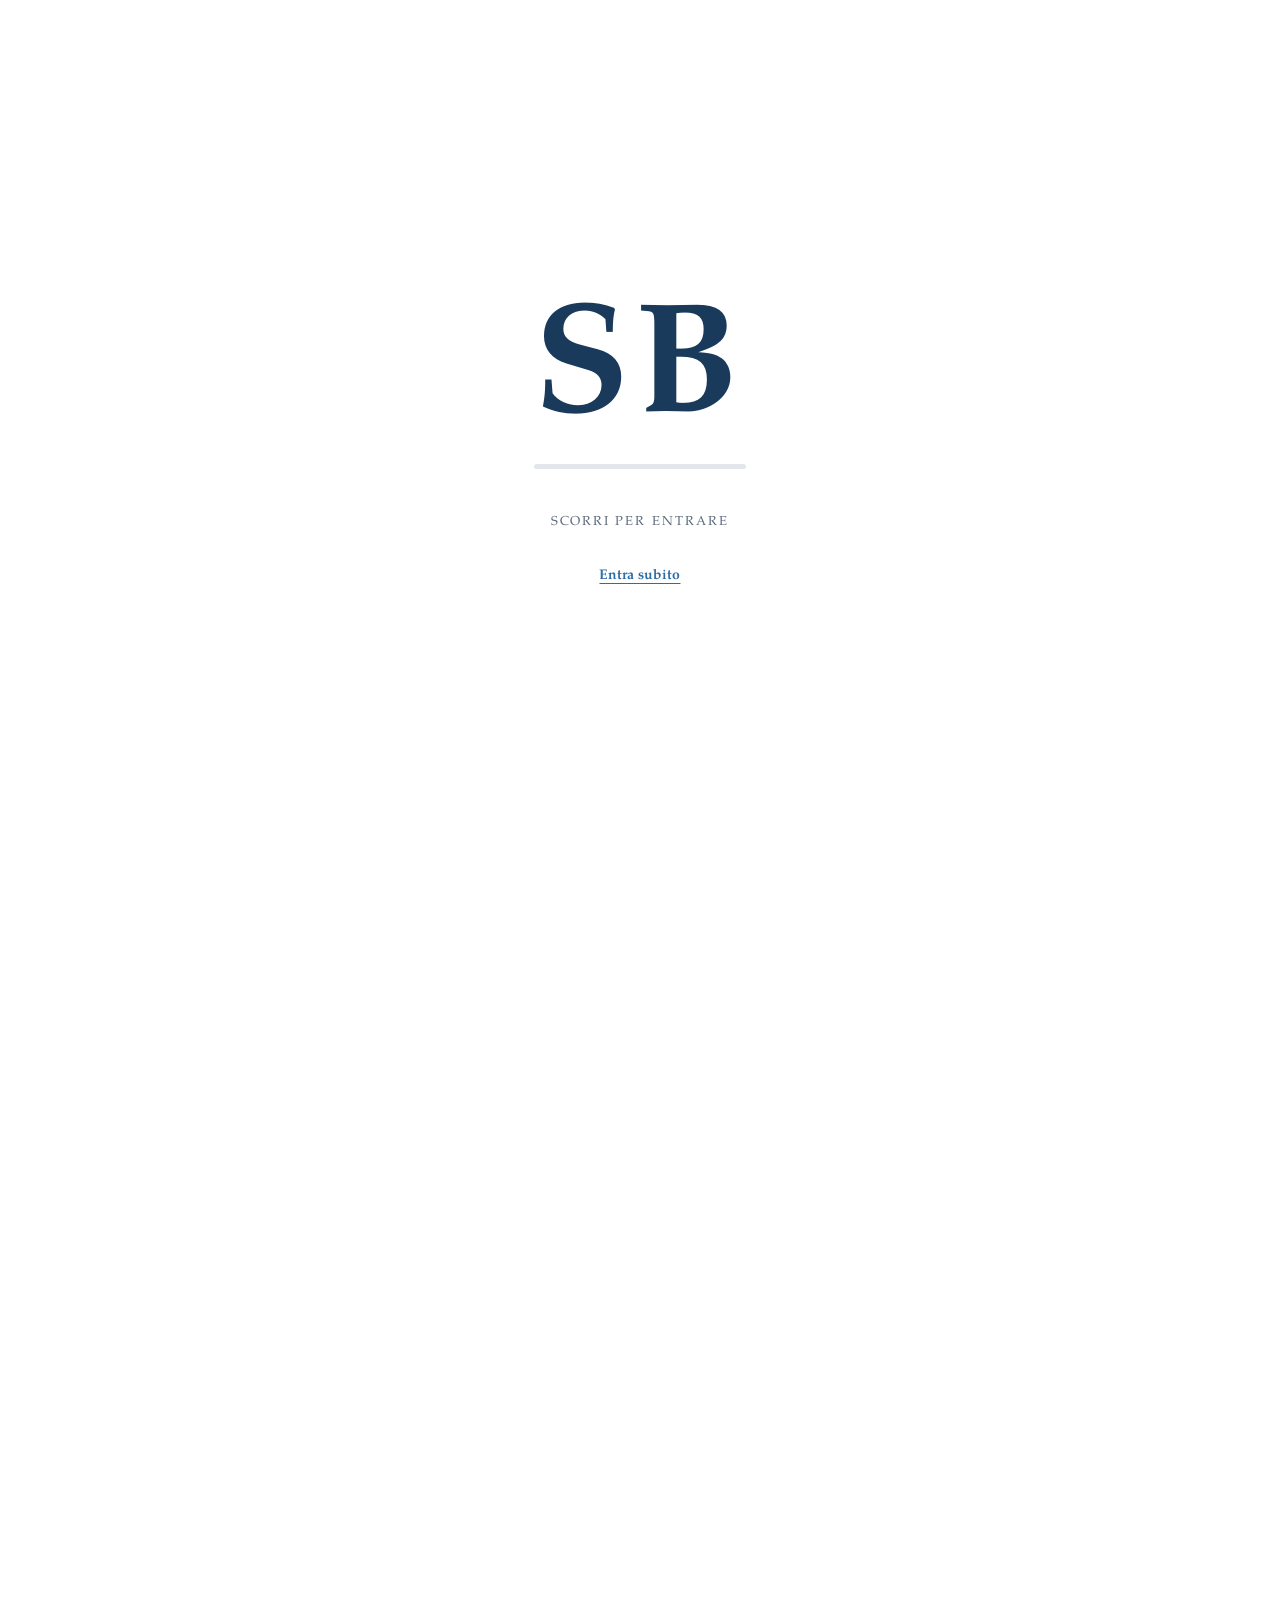
<file: index.html>
<!DOCTYPE html>
<html lang="it">
<head>
<meta charset="utf-8">
<meta name="viewport" content="width=device-width, initial-scale=1">
<title>Studio Borgioli — amministratore di condominio a Signa, Lastra a Signa e Firenze</title>
<meta name="description" content="Studio Borgioli amministra condomìni tra Signa, Lastra a Signa e Firenze: palazzine, complessi residenziali con più scale e ville storiche. Tre sedi aperte al pubblico senza appuntamento.">
<link rel="canonical" href="https://www.studioborgioli.com/">
<meta name="theme-color" content="#1A3A5C">
<meta property="og:type" content="website">
<meta property="og:title" content="Studio Borgioli — amministratore di condominio a Signa, Lastra a Signa e Firenze">
<meta property="og:description" content="Studio Borgioli amministra condomìni tra Signa, Lastra a Signa e Firenze: palazzine, complessi residenziali con più scale e ville storiche. Tre sedi aperte al pubblico senza appuntamento.">
<meta property="og:url" content="https://www.studioborgioli.com/">
<meta property="og:locale" content="it_IT">
<meta property="og:site_name" content="Studio Borgioli">
<meta property="og:image" content="https://www.studioborgioli.com/anteprima-social.png">
<meta property="og:image:width" content="1200">
<meta property="og:image:height" content="630">
<meta property="og:image:alt" content="Studio Borgioli — amministrazione condominiale dal 1998">
<meta name="twitter:card" content="summary_large_image">
<link rel="manifest" href="manifest.json">
<link rel="icon" href="icona-192.png" sizes="192x192">
<link rel="apple-touch-icon" href="icona-192.png">
<meta name="application-name" content="Studio Borgioli">
<meta name="apple-mobile-web-app-title" content="Studio Borgioli">
<link rel="preload" href="font/pagella-regular.woff2" as="font" type="font/woff2" crossorigin>
<link rel="preload" href="font/pagella-bold.woff2" as="font" type="font/woff2" crossorigin>
<link rel="stylesheet" href="stile.css?v=2d224412">
<script type="speculationrules">
{"prerender": [{"where": {"href_matches": "/*.html"}, "eagerness": "moderate"}]}
</script>
</head>
<body>
<a class="salta" href="#principale">Vai al contenuto</a>
<div class="intro" id="intro" hidden>
  <div class="intro__dentro">
    <div class="intro__gruppo">
      <span class="intro__sb">SB</span>
      <div class="intro__pista" role="progressbar" aria-label="Avanzamento ingresso"
           aria-valuemin="0" aria-valuemax="100" aria-valuenow="0" id="introPista">
        <span class="intro__riempi" id="introRiempi"></span>
      </div>
    </div>
    <p class="intro__nota" id="introNota">Scorri per entrare</p>
    <button type="button" class="intro__salta" id="introSalta">Entra subito</button>
  </div>
</div>

<header class="navbar">
  <div class="container navbar__row">
    <a class="logo" href="index.html" aria-label="Studio Borgioli, amministrazioni condominiali — torna alla home">
      <svg class="logo__marchio" viewBox="0 0 375 100" aria-hidden="true" focusable="false" preserveAspectRatio="xMinYMid meet">
        <text class="logo__s" x="24" y="63.6">S</text>
        <text class="logo__b" x="57" y="63.6">B</text>
        <rect class="logo__filo" x="24" y="70.6" width="67" height="3.1"/>
        <text class="logo__nome" x="122" y="51.4">Studio Borgioli</text>
        <text class="logo__coda" x="122.5" y="69.4">AMMINISTRAZIONI CONDOMINIALI</text>
      </svg>
      <svg class="logo__mono" viewBox="18 20 79 60" aria-hidden="true" focusable="false"><text class="logo__s" x="24" y="63.6">S</text><text class="logo__b" x="57" y="63.6">B</text><rect class="logo__filo" x="24" y="70.6" width="67" height="3.1"/></svg>
      <span class="logo__testo">Studio Borgioli</span>
    </a>
    <nav class="nav" aria-label="Navigazione principale">
      <a class="nav__link" href="index.html" aria-current="page">Home</a><a class="nav__link" href="condomini.html">Area condòmini</a><a class="nav__link" href="servizi.html">Servizi</a><a class="nav__link" href="chi-siamo.html">Chi siamo</a><a class="nav__link" href="domande.html">Domande frequenti</a><a class="nav__link" href="contatti.html">Contatti</a>
      <a class="nav__tel" href="tel:+390558722065"><svg class="icona icona--sm" viewBox="0 0 24 24" aria-hidden="true" focusable="false"><path stroke-linecap="round" stroke-linejoin="round" d="M2.25 6.75c0 8.284 6.716 15 15 15h2.25a2.25 2.25 0 0 0 2.25-2.25v-1.372c0-.516-.351-.966-.852-1.091l-4.423-1.106c-.44-.11-.902.055-1.173.417l-.97 1.293c-.282.376-.769.542-1.21.38a12.035 12.035 0 0 1-7.143-7.143c-.162-.441.004-.928.38-1.21l1.293-.97c.363-.271.527-.734.417-1.173L6.963 3.102a1.125 1.125 0 0 0-1.091-.852H4.5A2.25 2.25 0 0 0 2.25 4.5v2.25Z"/></svg><span>055 872 2065</span></a>
      <a class="nav__cta" href="amministratore.html"><span class="nav__cta__lungo">Richiedi un preventivo</span><span class="nav__cta__corto">Preventivo</span></a>
    </nav>
  </div>
</header>
<main id="principale">
  <section class="hero">
    <div class="villa" aria-hidden="true" data-villa>
      <svg viewBox="0 0 720 440" preserveAspectRatio="xMidYMax meet">
        <g class="villa__tratto">
          <path style="--i:0" d="M287.5 181 L365.5 226 L400.1 206 L400.1 146 L322.2 101 L287.5 121 Z" pathLength="1"/>
          <path style="--i:1" d="M287.5 121 L365.5 166 L400.1 146" pathLength="1"/>
          <path style="--i:2" d="M365.5 166 L365.5 226" pathLength="1"/>
          <path style="--i:3" d="M304.8 95 L382.8 140" pathLength="1"/>
          <path style="--i:4" d="M287.5 121 L304.8 95 L322.2 101" pathLength="1"/>
          <path style="--i:5" d="M365.5 166 L382.8 140 L400.1 146" pathLength="1"/>
          <path style="--i:6" d="M404.4 248.5 L486.7 296 L521.3 276 L521.3 166 L439.1 118.5 L404.4 138.5 Z" pathLength="1"/>
          <path style="--i:7" d="M404.4 138.5 L486.7 186 L521.3 166" pathLength="1"/>
          <path style="--i:8" d="M486.7 186 L486.7 296" pathLength="1"/>
          <path style="--i:9" d="M421.8 110.5 L504 158" pathLength="1"/>
          <path style="--i:10" d="M404.4 138.5 L421.8 110.5 L439.1 118.5" pathLength="1"/>
          <path style="--i:11" d="M486.7 186 L504 158 L521.3 166" pathLength="1"/>
          <path style="--i:12" d="M434.7 232 L455.5 244" pathLength="1"/>
          <path style="--i:13" d="M525.7 318.5 L625.3 376 L659.9 356 L659.9 171 L560.3 113.5 L525.7 133.5 Z" pathLength="1"/>
          <path style="--i:14" d="M525.7 133.5 L625.3 191 L659.9 171" pathLength="1"/>
          <path style="--i:15" d="M625.3 191 L625.3 376" pathLength="1"/>
          <path style="--i:16" d="M561.2 119 L650.4 170.5 L624.4 185.5 L535.2 134 Z" pathLength="1"/>
          <path style="--i:17" d="M543.9 128 L568.1 142 L585.4 132 L585.4 116 L561.2 102 L543.9 112 Z" pathLength="1"/>
          <path style="--i:18" d="M543.9 112 L568.1 126 L585.4 116" pathLength="1"/>
          <path style="--i:19" d="M568.1 126 L568.1 142" pathLength="1"/>
          <path style="--i:20" d="M564.6 108 L564.6 95" pathLength="1"/>
          <path style="--i:21" d="M566.6 94 C566.6 95.1 565.7 96 564.6 96 C563.5 96 562.6 95.1 562.6 94 C562.6 92.9 563.5 92 564.6 92 C565.7 92 566.6 92.9 566.6 94 Z" pathLength="1"/>
          <path style="--i:22" d="M297.9 159 L315.2 169 L315.2 151 L297.9 141 Z" pathLength="1"/>
          <path style="--i:23" d="M337.7 182 L355.1 192 L355.1 174 L337.7 164 Z" pathLength="1"/>
          <path style="--i:24" d="M318.7 199 L334.3 208 L334.3 180 L318.7 171 Z" pathLength="1"/>
          <path style="--i:25" d="M411.4 240.5 L428.7 250.5 L428.7 232.5 L411.4 222.5 Z" pathLength="1"/>
          <path style="--i:26" d="M461.6 269.5 L478.9 279.5 L478.9 261.5 L461.6 251.5 Z" pathLength="1"/>
          <path style="--i:27" d="M411.4 204.5 L428.7 214.5 L428.7 196.5 L411.4 186.5 Z" pathLength="1"/>
          <path style="--i:28" d="M461.6 233.5 L478.9 243.5 L478.9 225.5 L461.6 215.5 Z" pathLength="1"/>
          <path style="--i:29" d="M411.4 168.5 L428.7 178.5 L428.7 160.5 L411.4 150.5 Z" pathLength="1"/>
          <path style="--i:30" d="M461.6 197.5 L478.9 207.5 L478.9 189.5 L461.6 179.5 Z" pathLength="1"/>
          <path style="--i:31" d="M436.5 219 L453.8 229 L453.8 211 L436.5 201 Z" pathLength="1"/>
          <path style="--i:32" d="M436.5 183 L453.8 193 L453.8 175 L436.5 165 Z" pathLength="1"/>
          <path style="--i:33" d="M434.7 266 L455.5 278 L455.5 248 L434.7 236 Z" pathLength="1"/>
          <path style="--i:34" d="M514.4 268 L497.1 278 L497.1 260 L514.4 250 Z" pathLength="1"/>
          <path style="--i:35" d="M514.4 232 L497.1 242 L497.1 224 L514.4 214 Z" pathLength="1"/>
          <path style="--i:36" d="M514.4 196 L497.1 206 L497.1 188 L514.4 178 Z" pathLength="1"/>
          <path style="--i:37" d="M534.3 313.5 L553.4 324.5 L553.4 304.5 L534.3 293.5 Z" pathLength="1"/>
          <path style="--i:38" d="M595 348.5 L614 359.5 L614 339.5 L595 328.5 Z" pathLength="1"/>
          <path style="--i:39" d="M534.3 276.5 L553.4 287.5 L553.4 267.5 L534.3 256.5 Z" pathLength="1"/>
          <path style="--i:40" d="M564.6 294 L583.7 305 L583.7 285 L564.6 274 Z" pathLength="1"/>
          <path style="--i:41" d="M595 311.5 L614 322.5 L614 302.5 L595 291.5 Z" pathLength="1"/>
          <path style="--i:42" d="M534.3 239.5 L553.4 250.5 L553.4 230.5 L534.3 219.5 Z" pathLength="1"/>
          <path style="--i:43" d="M564.6 257 L583.7 268 L583.7 248 L564.6 237 Z" pathLength="1"/>
          <path style="--i:44" d="M595 274.5 L614 285.5 L614 265.5 L595 254.5 Z" pathLength="1"/>
          <path style="--i:45" d="M534.3 202.5 L553.4 213.5 L553.4 193.5 L534.3 182.5 Z" pathLength="1"/>
          <path style="--i:46" d="M564.6 220 L583.7 231 L583.7 211 L564.6 200 Z" pathLength="1"/>
          <path style="--i:47" d="M595 237.5 L614 248.5 L614 228.5 L595 217.5 Z" pathLength="1"/>
          <path style="--i:48" d="M534.3 165.5 L553.4 176.5 L553.4 156.5 L534.3 145.5 Z" pathLength="1"/>
          <path style="--i:49" d="M564.6 183 L583.7 194 L583.7 174 L564.6 163 Z" pathLength="1"/>
          <path style="--i:50" d="M595 200.5 L614 211.5 L614 191.5 L595 180.5 Z" pathLength="1"/>
          <path style="--i:51" d="M566.4 342 L585.4 353 L585.4 321 L566.4 310 Z" pathLength="1"/>
          <path style="--i:52" d="M653 350 L633.9 361 L633.9 341 L653 330 Z" pathLength="1"/>
          <path style="--i:53" d="M653 313 L633.9 324 L633.9 304 L653 293 Z" pathLength="1"/>
          <path style="--i:54" d="M653 276 L633.9 287 L633.9 267 L653 256 Z" pathLength="1"/>
          <path style="--i:55" d="M653 239 L633.9 250 L633.9 230 L653 219 Z" pathLength="1"/>
          <path style="--i:56" d="M653 202 L633.9 213 L633.9 193 L653 182 Z" pathLength="1"/>
          <path style="--i:57" d="M566.4 307 L585.4 318" pathLength="1"/>
          <path style="--i:58" d="M523.9 288.5 L616.6 342" pathLength="1"/>
          <path style="--i:59" d="M523.9 292.5 L616.6 346" pathLength="1"/>
          <path style="--i:60" d="M530.9 284.5 L523.9 288.5" pathLength="1"/>
          <path style="--i:61" d="M623.5 338 L616.6 342" pathLength="1"/>
          <path style="--i:62" d="M530.9 288.5 L523.9 292.5" pathLength="1"/>
          <path style="--i:63" d="M623.5 342 L616.6 346" pathLength="1"/>
          <path style="--i:64" d="M523.9 277.5 L616.6 331" pathLength="1"/>
          <path style="--i:65" d="M523.9 288.5 L523.9 277.5" pathLength="1"/>
          <path style="--i:66" d="M535.5 295.2 L535.5 284.2" pathLength="1"/>
          <path style="--i:67" d="M547.1 301.9 L547.1 290.9" pathLength="1"/>
          <path style="--i:68" d="M558.8 308.6 L558.8 297.6" pathLength="1"/>
          <path style="--i:69" d="M570.4 315.3 L570.4 304.3" pathLength="1"/>
          <path style="--i:70" d="M582 322 L582 311" pathLength="1"/>
          <path style="--i:71" d="M593.6 328.7 L593.6 317.7" pathLength="1"/>
          <path style="--i:72" d="M605.2 335.4 L605.2 324.4" pathLength="1"/>
          <path style="--i:73" d="M523.9 251.5 L616.6 305" pathLength="1"/>
          <path style="--i:74" d="M523.9 255.5 L616.6 309" pathLength="1"/>
          <path style="--i:75" d="M530.9 247.5 L523.9 251.5" pathLength="1"/>
          <path style="--i:76" d="M623.5 301 L616.6 305" pathLength="1"/>
          <path style="--i:77" d="M530.9 251.5 L523.9 255.5" pathLength="1"/>
          <path style="--i:78" d="M623.5 305 L616.6 309" pathLength="1"/>
          <path style="--i:79" d="M523.9 240.5 L616.6 294" pathLength="1"/>
          <path style="--i:80" d="M523.9 251.5 L523.9 240.5" pathLength="1"/>
          <path style="--i:81" d="M535.5 258.2 L535.5 247.2" pathLength="1"/>
          <path style="--i:82" d="M547.1 264.9 L547.1 253.9" pathLength="1"/>
          <path style="--i:83" d="M558.8 271.6 L558.8 260.6" pathLength="1"/>
          <path style="--i:84" d="M570.4 278.3 L570.4 267.3" pathLength="1"/>
          <path style="--i:85" d="M582 285 L582 274" pathLength="1"/>
          <path style="--i:86" d="M593.6 291.7 L593.6 280.7" pathLength="1"/>
          <path style="--i:87" d="M605.2 298.4 L605.2 287.4" pathLength="1"/>
          <path style="--i:88" d="M523.9 214.5 L616.6 268" pathLength="1"/>
          <path style="--i:89" d="M523.9 218.5 L616.6 272" pathLength="1"/>
          <path style="--i:90" d="M530.9 210.5 L523.9 214.5" pathLength="1"/>
          <path style="--i:91" d="M623.5 264 L616.6 268" pathLength="1"/>
          <path style="--i:92" d="M530.9 214.5 L523.9 218.5" pathLength="1"/>
          <path style="--i:93" d="M623.5 268 L616.6 272" pathLength="1"/>
          <path style="--i:94" d="M523.9 203.5 L616.6 257" pathLength="1"/>
          <path style="--i:95" d="M523.9 214.5 L523.9 203.5" pathLength="1"/>
          <path style="--i:96" d="M535.5 221.2 L535.5 210.2" pathLength="1"/>
          <path style="--i:97" d="M547.1 227.9 L547.1 216.9" pathLength="1"/>
          <path style="--i:98" d="M558.8 234.6 L558.8 223.6" pathLength="1"/>
          <path style="--i:99" d="M570.4 241.3 L570.4 230.3" pathLength="1"/>
          <path style="--i:100" d="M582 248 L582 237" pathLength="1"/>
          <path style="--i:101" d="M593.6 254.7 L593.6 243.7" pathLength="1"/>
          <path style="--i:102" d="M605.2 261.4 L605.2 250.4" pathLength="1"/>
          <path style="--i:103" d="M523.9 177.5 L616.6 231" pathLength="1"/>
          <path style="--i:104" d="M523.9 181.5 L616.6 235" pathLength="1"/>
          <path style="--i:105" d="M530.9 173.5 L523.9 177.5" pathLength="1"/>
          <path style="--i:106" d="M623.5 227 L616.6 231" pathLength="1"/>
          <path style="--i:107" d="M530.9 177.5 L523.9 181.5" pathLength="1"/>
          <path style="--i:108" d="M623.5 231 L616.6 235" pathLength="1"/>
          <path style="--i:109" d="M523.9 166.5 L616.6 220" pathLength="1"/>
          <path style="--i:110" d="M523.9 177.5 L523.9 166.5" pathLength="1"/>
          <path style="--i:111" d="M535.5 184.2 L535.5 173.2" pathLength="1"/>
          <path style="--i:112" d="M547.1 190.9 L547.1 179.9" pathLength="1"/>
          <path style="--i:113" d="M558.8 197.6 L558.8 186.6" pathLength="1"/>
          <path style="--i:114" d="M570.4 204.3 L570.4 193.3" pathLength="1"/>
          <path style="--i:115" d="M582 211 L582 200" pathLength="1"/>
          <path style="--i:116" d="M593.6 217.7 L593.6 206.7" pathLength="1"/>
          <path style="--i:117" d="M605.2 224.4 L605.2 213.4" pathLength="1"/>
          <path style="--i:118" d="M192.3 136 L633.9 391" pathLength="1"/>
          <path style="--i:119" d="M185.3 140 L627 395" pathLength="1"/>
          <path style="--i:120" d="M177.5 139.5 L627.9 399.5" pathLength="1"/>
          <path style="--i:121" d="M129 167.5 L579.4 427.5" pathLength="1"/>
          <path style="--i:122" d="M166.3 161 L181.9 170" pathLength="1"/>
          <path style="--i:123" d="M197.5 179 L213 188" pathLength="1"/>
          <path style="--i:124" d="M228.6 197 L244.2 206" pathLength="1"/>
          <path style="--i:125" d="M259.8 215 L275.4 224" pathLength="1"/>
          <path style="--i:126" d="M291 233 L306.6 242" pathLength="1"/>
          <path style="--i:127" d="M322.2 251 L337.7 260" pathLength="1"/>
          <path style="--i:128" d="M353.3 269 L368.9 278" pathLength="1"/>
          <path style="--i:129" d="M384.5 287 L400.1 296" pathLength="1"/>
          <path style="--i:130" d="M415.7 305 L431.3 314" pathLength="1"/>
          <path style="--i:131" d="M446.9 323 L462.5 332" pathLength="1"/>
          <path style="--i:132" d="M478 341 L493.6 350" pathLength="1"/>
          <path style="--i:133" d="M509.2 359 L524.8 368" pathLength="1"/>
          <path style="--i:134" d="M540.4 377 L556 386" pathLength="1"/>
          <path style="--i:135" d="M571.6 395 L587.2 404" pathLength="1"/>
          <path style="--i:136" d="M423.5 287.5 L456.4 306.5" pathLength="1"/>
          <path style="--i:137" d="M415.7 292 L448.6 311" pathLength="1"/>
          <path style="--i:138" d="M407.9 296.5 L440.8 315.5" pathLength="1"/>
          <path style="--i:139" d="M400.1 301 L433 320" pathLength="1"/>
          <path style="--i:140" d="M392.3 305.5 L425.2 324.5" pathLength="1"/>
          <path style="--i:141" d="M125.6 169.5 L575.9 429.5" pathLength="1"/>
          <path style="--i:142" d="M118.7 173.5 L417.4 346" pathLength="1"/>
          <path style="--i:143" d="M483.2 308 L483.2 268" pathLength="1"/>
          <path style="--i:144" d="M486.2 264 C486.2 265.7 484.9 267 483.2 267 C481.6 267 480.2 265.7 480.2 264 C480.2 262.3 481.6 261 483.2 261 C484.9 261 486.2 262.3 486.2 264 Z" pathLength="1"/>
          <path style="--i:145" d="M438.2 354 L438.2 341" pathLength="1"/>
          <path style="--i:146" d="M448.2 333 C448.2 338.5 443.7 343 438.2 343 C432.7 343 428.2 338.5 428.2 333 C428.2 327.5 432.7 323 438.2 323 C443.7 323 448.2 327.5 448.2 333 Z" pathLength="1"/>
          <path style="--i:147" d="M498.8 389 L498.8 376" pathLength="1"/>
          <path style="--i:148" d="M508.8 368 C508.8 373.5 504.3 378 498.8 378 C493.3 378 488.8 373.5 488.8 368 C488.8 362.5 493.3 358 498.8 358 C504.3 358 508.8 362.5 508.8 368 Z" pathLength="1"/>
          <path style="--i:149" d="M555.1 421.5 L555.1 408.5" pathLength="1"/>
          <path style="--i:150" d="M565.1 400.5 C565.1 406 560.6 410.5 555.1 410.5 C549.6 410.5 545.1 406 545.1 400.5 C545.1 395 549.6 390.5 555.1 390.5 C560.6 390.5 565.1 395 565.1 400.5 Z" pathLength="1"/>
          <path style="--i:151" d="M309.2 363.5 L369.8 398.5 L408.8 376 L408.8 334 L348.1 299 L309.2 321.5 Z" pathLength="1"/>
          <path style="--i:152" d="M309.2 321.5 L369.8 356.5 L408.8 334" pathLength="1"/>
          <path style="--i:153" d="M369.8 356.5 L369.8 398.5" pathLength="1"/>
          <path style="--i:154" d="M328.7 296.3 L389.3 331.3" pathLength="1"/>
          <path style="--i:155" d="M309.2 321.5 L328.7 296.3 L348.1 299" pathLength="1"/>
          <path style="--i:156" d="M369.8 356.5 L389.3 331.3 L408.8 334" pathLength="1"/>
          <path style="--i:157" d="M316.1 353.5 L330 361.5 L330 345.5 L316.1 337.5 Z" pathLength="1"/>
          <path style="--i:158" d="M349 372.5 L362.9 380.5 L362.9 364.5 L349 356.5 Z" pathLength="1"/>
          <path style="--i:159" d="M333.4 377.5 L345.5 384.5 L345.5 358.5 L333.4 351.5 Z" pathLength="1"/>
          <path style="--i:160" d="M348.1 331 L427.8 377 L352.5 420.5 L272.8 374.5 Z" pathLength="1"/>
          <path style="--i:161" d="M356.8 409 L356.8 396" pathLength="1"/>
          <path style="--i:162" d="M367.8 387 C367.8 393.1 362.9 398 356.8 398 C350.7 398 345.8 393.1 345.8 387 C345.8 380.9 350.7 376 356.8 376 C362.9 376 367.8 380.9 367.8 387 Z" pathLength="1"/>
          <path style="--i:163" d="M153.3 213.5 C178 216.8 219.1 242.2 246.8 259.5 C274.5 276.8 317.7 299.8 319.6 317.5 C321.4 335.3 282.2 359.6 258.1 366 C234 372.4 204.5 367.8 174.9 356 C145.4 344.3 93.2 314.8 80.5 295.5 C67.8 276.2 86.6 253.7 98.7 240 C110.9 226.3 128.6 210.3 153.3 213.5 Z" pathLength="1"/>
          <path style="--i:164" d="M235.6 259 C227.2 261.2 195.7 264 185.3 272 C174.9 280 183.9 300.2 173.2 307 C162.5 313.8 129.9 312 121.2 313" pathLength="1"/>
          <path style="--i:165" d="M244.2 264 C235.6 266.3 202.9 269.8 192.3 278 C181.6 286.2 190.8 306.2 180.1 313 C169.5 319.8 136.8 318 128.2 319" pathLength="1"/>
          <path style="--i:166" d="M276.2 321 C276.2 328.2 261.9 334 244.2 334 C226.5 334 212.2 328.2 212.2 321 C212.2 313.8 226.5 308 244.2 308 C261.9 308 276.2 313.8 276.2 321 Z" pathLength="1"/>
          <path style="--i:167" d="M232.2 324 L248.2 324" pathLength="1"/>
          <path style="--i:168" d="M153.3 243.5 L153.3 230.5" pathLength="1"/>
          <path style="--i:169" d="M165.3 220.5 C165.3 227.1 159.9 232.5 153.3 232.5 C146.7 232.5 141.3 227.1 141.3 220.5 C141.3 213.9 146.7 208.5 153.3 208.5 C159.9 208.5 165.3 213.9 165.3 220.5 Z" pathLength="1"/>
          <path style="--i:170" d="M92.7 263.5 L92.7 250.5" pathLength="1"/>
          <path style="--i:171" d="M102.7 242.5 C102.7 248 98.2 252.5 92.7 252.5 C87.1 252.5 82.7 248 82.7 242.5 C82.7 237 87.1 232.5 92.7 232.5 C98.2 232.5 102.7 237 102.7 242.5 Z" pathLength="1"/>
          <path style="--i:172" d="M127.3 298.5 L127.3 285.5" pathLength="1"/>
          <path style="--i:173" d="M139.3 275.5 C139.3 282.1 133.9 287.5 127.3 287.5 C120.7 287.5 115.3 282.1 115.3 275.5 C115.3 268.9 120.7 263.5 127.3 263.5 C133.9 263.5 139.3 268.9 139.3 275.5 Z" pathLength="1"/>
          <path style="--i:174" d="M226.9 356 L226.9 343" pathLength="1"/>
          <path style="--i:175" d="M237.9 334 C237.9 340.1 233 345 226.9 345 C220.8 345 215.9 340.1 215.9 334 C215.9 327.9 220.8 323 226.9 323 C233 323 237.9 327.9 237.9 334 Z" pathLength="1"/>
          <path class="villa__cipresso" style="--i:176;--r:1" d="M292.2 321 C291.2 303.9 294.2 290.6 296.2 283 C298.2 290.6 301.2 303.9 300.2 321" pathLength="1"/>
          <path class="villa__cipresso" style="--i:177;--r:-1" d="M292.2 332 C291.2 318.5 294.2 308 296.2 302 C298.2 308 301.2 318.5 300.2 332" pathLength="1"/>
          <path style="--i:178" d="M176.7 328 L194 338" pathLength="1"/>
          <path style="--i:179" d="M174.1 322.5 L191.4 332.5" pathLength="1"/>
          <path style="--i:180" d="M178.4 329 L178.4 336" pathLength="1"/>
          <path style="--i:181" d="M192.3 337 L192.3 344" pathLength="1"/>
        </g>
      </svg>
    </div>
    <div class="container">
      <h1 class="hero__title" id="titoloHero">Il tuo condominio gestito
        <em>con precisione e cura</em> dal 1998</h1>
      <p class="hero__sub">Amministriamo <strong>condomini di ogni tipo</strong>: palazzine di
        poche unità, complessi residenziali con più scale e decine di appartamenti, edifici con
        impianti condivisi e ville storiche con parchi da curare. Tre sedi fra Signa, Lastra a
        Signa e Firenze, aperte al pubblico senza appuntamento.</p>
      <div class="hero__actions">
        <a class="btn btn--primary" href="amministratore.html">Richiedi un preventivo</a>
        <a class="btn btn--outline" href="tel:+390558722065"><svg class="icona icona--sm" viewBox="0 0 24 24" aria-hidden="true" focusable="false"><path stroke-linecap="round" stroke-linejoin="round" d="M2.25 6.75c0 8.284 6.716 15 15 15h2.25a2.25 2.25 0 0 0 2.25-2.25v-1.372c0-.516-.351-.966-.852-1.091l-4.423-1.106c-.44-.11-.902.055-1.173.417l-.97 1.293c-.282.376-.769.542-1.21.38a12.035 12.035 0 0 1-7.143-7.143c-.162-.441.004-.928.38-1.21l1.293-.97c.363-.271.527-.734.417-1.173L6.963 3.102a1.125 1.125 0 0 0-1.091-.852H4.5A2.25 2.25 0 0 0 2.25 4.5v2.25Z"/></svg> Chiama 055 872 2065</a>
        <a class="btn btn--outline" href="https://wa.me/393296039006"><svg class="icona icona--sm" viewBox="0 0 24 24" aria-hidden="true" focusable="false"><path stroke-linecap="round" stroke-linejoin="round" d="M20.25 8.511c.884.284 1.5 1.128 1.5 2.097v4.286c0 1.136-.847 2.1-1.98 2.193-.34.027-.68.052-1.02.072v3.091l-3-3c-1.354 0-2.694-.055-4.02-.163a2.115 2.115 0 0 1-.825-.242m9.345-8.334a2.126 2.126 0 0 0-.476-.095 48.64 48.64 0 0 0-8.048 0c-1.131.094-1.976 1.057-1.976 2.192v4.286c0 .837.46 1.58 1.155 1.951m9.345-8.334V6.637c0-1.621-1.152-3.026-2.76-3.235A48.455 48.455 0 0 0 11.25 3c-2.115 0-4.198.137-6.24.402-1.608.209-2.76 1.614-2.76 3.235v6.226c0 1.621 1.152 3.026 2.76 3.235.577.075 1.157.14 1.74.194V21l4.155-4.155"/></svg> Scrivi su WhatsApp</a>
      </div>
      <p class="hero__note">Rispondiamo entro due giorni lavorativi. WhatsApp solo messaggi di testo.</p>
    </div>
  </section>
  <div class="sportelli"><div class="container sportelli__row">
  <p class="sportelli__et">Sportelli aperti</p>
  <ul class="sportelli__lista">
    <li><b>Signa</b><span>lun–ven 10:00–13:00</span></li>
    <li><b>Firenze Isolotto</b><span>lun–ven 10:00–13:00 · mar e gio 15:30–18:00</span></li>
    <li><b>Lastra a Signa</b><span>lun–gio 15:30–18:30</span></li>
  </ul>
  <p class="sportelli__nota">senza appuntamento</p>
</div></div>
  <div class="proof"><div class="container proof__row">
  <div class="proof__item"><svg class="icona" viewBox="0 0 24 24" aria-hidden="true" focusable="false"><path stroke-linecap="round" stroke-linejoin="round" d="M15 10.5a3 3 0 1 1-6 0 3 3 0 0 1 6 0Z"/> <path stroke-linecap="round" stroke-linejoin="round" d="M19.5 10.5c0 7.142-7.5 11.25-7.5 11.25S4.5 17.642 4.5 10.5a7.5 7.5 0 1 1 15 0Z"/></svg><div><b>3 sedi</b><br><span>Signa · Lastra a Signa · Firenze</span></div></div>
  <div class="proof__item"><svg class="icona" viewBox="0 0 24 24" aria-hidden="true" focusable="false"><path stroke-linecap="round" stroke-linejoin="round" d="M10.5 1.5H8.25A2.25 2.25 0 0 0 6 3.75v16.5a2.25 2.25 0 0 0 2.25 2.25h7.5A2.25 2.25 0 0 0 18 20.25V3.75a2.25 2.25 0 0 0-2.25-2.25H13.5m-3 0V3h3V1.5m-3 0h3m-3 18.75h3"/></svg><div><b>Portale sempre aperto</b><br><span>bilanci, verbali e riparti a ogni ora</span></div></div>
  <div class="proof__item"><svg class="icona" viewBox="0 0 24 24" aria-hidden="true" focusable="false"><path stroke-linecap="round" stroke-linejoin="round" d="M15.75 10.5l4.72-4.72a.75.75 0 0 1 1.28.53v11.38a.75.75 0 0 1-1.28.53l-4.72-4.72M4.5 18.75h9a2.25 2.25 0 0 0 2.25-2.25v-9a2.25 2.25 0 0 0-2.25-2.25h-9A2.25 2.25 0 0 0 2.25 7.5v9a2.25 2.25 0 0 0 2.25 2.25Z"/></svg><div><b>Assemblee anche online</b><br><span>si partecipa e si vota da casa</span></div></div>
</div></div>
  <section class="section">
    <div class="container">
      <p class="overline">Dove siamo</p>
      <h2 class="section-title">Tre sedi, una squadra sola</h2>
      <p class="section-lead">Potete passare in qualsiasi sede: i fascicoli sono gli stessi e chi
        vi riceve vede la vostra pratica da tutte e tre.</p>
      <div style="margin-top:48px"><div class="grid grid--3"><div class="sede reveal">
          <h3>Signa</h3>
          <div class="sede__riga"><svg class="icona icona--sm" viewBox="0 0 24 24" aria-hidden="true" focusable="false"><path stroke-linecap="round" stroke-linejoin="round" d="M15 10.5a3 3 0 1 1-6 0 3 3 0 0 1 6 0Z"/> <path stroke-linecap="round" stroke-linejoin="round" d="M19.5 10.5c0 7.142-7.5 11.25-7.5 11.25S4.5 17.642 4.5 10.5a7.5 7.5 0 1 1 15 0Z"/></svg><div>Via Roma 266<br>50058 Signa (FI)</div></div>
          <div class="sede__riga"><svg class="icona icona--sm" viewBox="0 0 24 24" aria-hidden="true" focusable="false"><path stroke-linecap="round" stroke-linejoin="round" d="M12 6v6h4.5m4.5 0a9 9 0 1 1-18 0 9 9 0 0 1 18 0Z"/></svg><dl class="sede__orari"><div><dt>lun–ven</dt><dd>10:00–13:00</dd></div></dl></div>
          <a class="sede__mappa" href="https://www.google.com/maps/search/?api=1&amp;query=Via+Roma+266%2C+50058+Signa+FI" target="_blank" rel="noopener">Apri la mappa <svg class="icona icona--sm" viewBox="0 0 24 24" aria-hidden="true" focusable="false"><path stroke-linecap="round" stroke-linejoin="round" d="m4.5 19.5 15-15m0 0H8.25m11.25 0v11.25"/></svg></a>
          <a class="sede__pagina" href="sede-signa.html">Orari e informazioni della sede di Signa</a>
        </div><div class="sede reveal">
          <h3>Firenze — Isolotto</h3>
          <div class="sede__riga"><svg class="icona icona--sm" viewBox="0 0 24 24" aria-hidden="true" focusable="false"><path stroke-linecap="round" stroke-linejoin="round" d="M15 10.5a3 3 0 1 1-6 0 3 3 0 0 1 6 0Z"/> <path stroke-linecap="round" stroke-linejoin="round" d="M19.5 10.5c0 7.142-7.5 11.25-7.5 11.25S4.5 17.642 4.5 10.5a7.5 7.5 0 1 1 15 0Z"/></svg><div>Via Torcicoda 55/R<br>50143 Firenze</div></div>
          <div class="sede__riga"><svg class="icona icona--sm" viewBox="0 0 24 24" aria-hidden="true" focusable="false"><path stroke-linecap="round" stroke-linejoin="round" d="M12 6v6h4.5m4.5 0a9 9 0 1 1-18 0 9 9 0 0 1 18 0Z"/></svg><dl class="sede__orari"><div><dt>lun–ven</dt><dd>10:00–13:00</dd></div><div><dt>mar e gio</dt><dd>15:30–18:00</dd></div></dl></div>
          <a class="sede__mappa" href="https://www.google.com/maps/search/?api=1&amp;query=Via+Torcicoda+55%2FR%2C+50143+Firenze" target="_blank" rel="noopener">Apri la mappa <svg class="icona icona--sm" viewBox="0 0 24 24" aria-hidden="true" focusable="false"><path stroke-linecap="round" stroke-linejoin="round" d="m4.5 19.5 15-15m0 0H8.25m11.25 0v11.25"/></svg></a>
          <a class="sede__pagina" href="sede-firenze-isolotto.html">Orari e informazioni della sede di Firenze Isolotto</a>
        </div><div class="sede reveal">
          <h3>Lastra a Signa</h3>
          <div class="sede__riga"><svg class="icona icona--sm" viewBox="0 0 24 24" aria-hidden="true" focusable="false"><path stroke-linecap="round" stroke-linejoin="round" d="M15 10.5a3 3 0 1 1-6 0 3 3 0 0 1 6 0Z"/> <path stroke-linecap="round" stroke-linejoin="round" d="M19.5 10.5c0 7.142-7.5 11.25-7.5 11.25S4.5 17.642 4.5 10.5a7.5 7.5 0 1 1 15 0Z"/></svg><div>Via Livornese 164<br>50055 Lastra a Signa (FI)</div></div>
          <div class="sede__riga"><svg class="icona icona--sm" viewBox="0 0 24 24" aria-hidden="true" focusable="false"><path stroke-linecap="round" stroke-linejoin="round" d="M12 6v6h4.5m4.5 0a9 9 0 1 1-18 0 9 9 0 0 1 18 0Z"/></svg><dl class="sede__orari"><div><dt>lun–gio</dt><dd>15:30–18:30</dd></div></dl></div>
          <a class="sede__mappa" href="https://www.google.com/maps/search/?api=1&amp;query=Via+Livornese+164%2C+50055+Lastra+a+Signa+FI" target="_blank" rel="noopener">Apri la mappa <svg class="icona icona--sm" viewBox="0 0 24 24" aria-hidden="true" focusable="false"><path stroke-linecap="round" stroke-linejoin="round" d="m4.5 19.5 15-15m0 0H8.25m11.25 0v11.25"/></svg></a>
          <a class="sede__pagina" href="sede-lastra-a-signa.html">Orari e informazioni della sede di Lastra a Signa</a>
        </div></div></div>
    </div>
  </section>

  <section class="section section--soft">
    <div class="container">
      <p class="overline">Siete già nostri condòmini?</p>
      <h2 class="section-title">Quello che vi serve è qui</h2>
      <p class="section-lead">Documenti, orari, segnalazioni. Senza telefonare e senza aspettare
        gli orari di sportello.</p>
      <div class="grid grid--3" style="margin-top:48px">
        <a class="card card--link reveal" href="https://www.miocondominio.eu" target="_blank" rel="noopener">
          <div class="card__icon"><svg class="icona" viewBox="0 0 24 24" aria-hidden="true" focusable="false"><path stroke-linecap="round" stroke-linejoin="round" d="M10.5 1.5H8.25A2.25 2.25 0 0 0 6 3.75v16.5a2.25 2.25 0 0 0 2.25 2.25h7.5A2.25 2.25 0 0 0 18 20.25V3.75a2.25 2.25 0 0 0-2.25-2.25H13.5m-3 0V3h3V1.5m-3 0h3m-3 18.75h3"/></svg></div>
          <h3>MioCondominio</h3>
          <p>Bilanci, verbali, riparti e la vostra situazione contabile, disponibili 24 ore su 24
             da computer e da telefono.</p>
          <span class="card__more">Accedi al portale <svg class="icona icona--sm" viewBox="0 0 24 24" aria-hidden="true" focusable="false"><path stroke-linecap="round" stroke-linejoin="round" d="m4.5 19.5 15-15m0 0H8.25m11.25 0v11.25"/></svg></span></a>
        <a class="card card--link reveal" href="https://wa.me/393296039006">
          <div class="card__icon"><svg class="icona" viewBox="0 0 24 24" aria-hidden="true" focusable="false"><path stroke-linecap="round" stroke-linejoin="round" d="M20.25 8.511c.884.284 1.5 1.128 1.5 2.097v4.286c0 1.136-.847 2.1-1.98 2.193-.34.027-.68.052-1.02.072v3.091l-3-3c-1.354 0-2.694-.055-4.02-.163a2.115 2.115 0 0 1-.825-.242m9.345-8.334a2.126 2.126 0 0 0-.476-.095 48.64 48.64 0 0 0-8.048 0c-1.131.094-1.976 1.057-1.976 2.192v4.286c0 .837.46 1.58 1.155 1.951m9.345-8.334V6.637c0-1.621-1.152-3.026-2.76-3.235A48.455 48.455 0 0 0 11.25 3c-2.115 0-4.198.137-6.24.402-1.608.209-2.76 1.614-2.76 3.235v6.226c0 1.621 1.152 3.026 2.76 3.235.577.075 1.157.14 1.74.194V21l4.155-4.155"/></svg></div>
          <h3>WhatsApp 329 603 9006</h3>
          <p><strong>Solo messaggi di testo</strong>, non chiamate. È il modo più rapido per
             segnalare un guasto: scrivete il nome del condominio e allegate una foto.</p>
          <span class="card__more">Scrivi ora <svg class="icona icona--sm" viewBox="0 0 24 24" aria-hidden="true" focusable="false"><path stroke-linecap="round" stroke-linejoin="round" d="m4.5 19.5 15-15m0 0H8.25m11.25 0v11.25"/></svg></span></a>
        <a class="card card--link reveal" href="condomini.html">
          <div class="card__icon"><svg class="icona" viewBox="0 0 24 24" aria-hidden="true" focusable="false"><path stroke-linecap="round" stroke-linejoin="round" d="M12 6v6h4.5m4.5 0a9 9 0 1 1-18 0 9 9 0 0 1 18 0Z"/></svg></div>
          <h3>Orari e sportelli</h3>
          <p>Tre sedi aperte tutta la settimana in orari diversi, senza appuntamento. Più cosa
             fare quando un guasto non può aspettare.</p>
          <span class="card__more">Vedi l'area condòmini <svg class="icona icona--sm" viewBox="0 0 24 24" aria-hidden="true" focusable="false"><path stroke-linecap="round" stroke-linejoin="round" d="m4.5 19.5 15-15m0 0H8.25m11.25 0v11.25"/></svg></span></a>
      </div>
    </div>
  </section>

  <section class="section">
    <div class="container">
      <p class="overline">Le persone</p>
      <h2 class="section-title">Chi trovate in studio</h2>
      <p class="section-lead">Nessun call center e nessun ufficio in un'altra città: chi risponde
        al telefono è la stessa persona che incontrate allo sportello.</p>
      <div style="margin-top:48px"><div class="persone"><div class="persona reveal"><div class="persona__sigla" aria-hidden="true">GB</div><p class="persona__nome">Gianni Borgioli</p><p class="persona__ruolo">Amministratore, fondatore</p></div><div class="persona reveal"><div class="persona__sigla" aria-hidden="true">FB</div><p class="persona__nome">Federico Borgioli</p><p class="persona__ruolo">Amministratore</p></div><div class="persona reveal"><div class="persona__sigla" aria-hidden="true">C</div><p class="persona__nome">Claudia</p></div><div class="persona reveal"><div class="persona__sigla" aria-hidden="true">R</div><p class="persona__nome">Rossella</p></div><div class="persona reveal"><div class="persona__sigla" aria-hidden="true">E</div><p class="persona__nome">Eleonora</p></div><div class="persona reveal"><div class="persona__sigla" aria-hidden="true">FA</div><p class="persona__nome">Francesca A.</p></div><div class="persona reveal"><div class="persona__sigla" aria-hidden="true">FC</div><p class="persona__nome">Francesca C.</p></div><div class="persona reveal"><div class="persona__sigla" aria-hidden="true">CH</div><p class="persona__nome">Chiara</p></div></div></div>
      <p style="margin-top:32px"><a class="btn btn--outline" href="chi-siamo.html">La storia dello studio</a></p>
    </div>
  </section>

  <section class="section section--warm">
    <div class="container">
      <p class="overline">Perché sceglierci</p>
      <h2 class="section-title">Tre cose che cambiano la vita a un condominio</h2>
      <div class="grid grid--3" style="margin-top:48px">
        <div class="card card--hover reveal"><div class="card__icon"><svg class="icona" viewBox="0 0 24 24" aria-hidden="true" focusable="false"><path stroke-linecap="round" stroke-linejoin="round" d="M12 6v6h4.5m4.5 0a9 9 0 1 1-18 0 9 9 0 0 1 18 0Z"/></svg></div>
          <h3>Sempre aperti, in tre sedi</h3>
          <p>Le sedi ricevono al pubblico tutta la settimana e in orari diversi fra loro: la
             mattina dal lunedì al venerdì, il pomeriggio dal lunedì al giovedì. Nessun
             appuntamento da prendere.</p></div>
        <div class="card card--hover reveal"><div class="card__icon"><svg class="icona" viewBox="0 0 24 24" aria-hidden="true" focusable="false"><path stroke-linecap="round" stroke-linejoin="round" d="m15.75 10.5 4.72-4.72a.75.75 0 0 1 1.28.53v11.38a.75.75 0 0 1-1.28.53l-4.72-4.72M4.5 18.75h9a2.25 2.25 0 0 0 2.25-2.25v-9a2.25 2.25 0 0 0-2.25-2.25h-9A2.25 2.25 0 0 0 2.25 7.5v9a2.25 2.25 0 0 0 2.25 2.25Z"/></svg></div>
          <h3>Assemblee anche da casa</h3>
          <p>In presenza e in videoconferenza insieme: chi lavora fuori, chi è anziano o chi ha
             l'appartamento in affitto partecipa e vota dal telefono. Il quorum si raggiunge molto più spesso.</p></div>
        <div class="card card--hover reveal"><div class="card__icon"><svg class="icona" viewBox="0 0 24 24" aria-hidden="true" focusable="false"><path stroke-linecap="round" stroke-linejoin="round" d="M19.5 14.25v-2.625a3.375 3.375 0 0 0-3.375-3.375h-1.5A1.125 1.125 0 0 1 13.5 7.125v-1.5a3.375 3.375 0 0 0-3.375-3.375H8.25m0 12.75h7.5m-7.5 3H12M10.5 2.25H5.625c-.621 0-1.125.504-1.125 1.125v17.25c0 .621.504 1.125 1.125 1.125h12.75c.621 0 1.125-.504 1.125-1.125V11.25a9 9 0 0 0-9-9Z"/></svg></div>
          <h3>Documenti quando servono</h3>
          <p>Con MioCondominio bilanci, verbali e situazione contabile sono consultabili in
             qualsiasi momento, senza chiederli e senza aspettare gli orari di sportello.</p></div>
      </div>
    </div>
  </section>

  <section class="section section--soft">
    <div class="container">
      <p class="overline">La spinta tecnologica</p>
      <h2 class="section-title">Un mestiere antico, tenuto con gli strumenti di adesso</h2>
      <p class="section-lead">Non è tecnologia per far scena: è quello che riduce i tempi, evita
        gli errori e rende verificabile quello che facciamo. Ogni voce qui sotto è già attiva.</p>
      <div class="grid grid--3" style="margin-top:48px">
        <div class="card reveal"><div class="card__icon"><svg class="icona" viewBox="0 0 24 24" aria-hidden="true" focusable="false"><path stroke-linecap="round" stroke-linejoin="round" d="m15.75 10.5 4.72-4.72a.75.75 0 0 1 1.28.53v11.38a.75.75 0 0 1-1.28.53l-4.72-4.72M4.5 18.75h9a2.25 2.25 0 0 0 2.25-2.25v-9a2.25 2.25 0 0 0-2.25-2.25h-9A2.25 2.25 0 0 0 2.25 7.5v9a2.25 2.25 0 0 0 2.25 2.25Z"/></svg></div>
          <h3>Assemblee ibride</h3>
          <p>In presenza e in videoconferenza insieme, con link inviato prima della riunione.
             Chi lavora fuori, chi è anziano o chi ha l'appartamento in affitto partecipa e vota
             dal telefono: il numero legale si raggiunge molto più spesso.</p></div>
        <div class="card reveal"><div class="card__icon"><svg class="icona" viewBox="0 0 24 24" aria-hidden="true" focusable="false"><path stroke-linecap="round" stroke-linejoin="round" d="M19.5 14.25v-2.625a3.375 3.375 0 0 0-3.375-3.375h-1.5A1.125 1.125 0 0 1 13.5 7.125v-1.5a3.375 3.375 0 0 0-3.375-3.375H8.25m0 12.75h7.5m-7.5 3H12M10.5 2.25H5.625c-.621 0-1.125.504-1.125 1.125v17.25c0 .621.504 1.125 1.125 1.125h12.75c.621 0 1.125-.504 1.125-1.125V11.25a9 9 0 0 0-9-9Z"/></svg></div>
          <h3>Archivio sempre aperto</h3>
          <p>Ogni condominio ha il suo archivio digitale ordinato per materia: bilanci, verbali,
             contratti dei fornitori, certificazioni degli impianti. Quello che serve si trova in
             pochi secondi, non in mezza giornata.</p></div>
        <div class="card reveal"><div class="card__icon"><svg class="icona" viewBox="0 0 24 24" aria-hidden="true" focusable="false"><path stroke-linecap="round" stroke-linejoin="round" d="M6.75 3v2.25M17.25 3v2.25M3 18.75V7.5a2.25 2.25 0 0 1 2.25-2.25h13.5A2.25 2.25 0 0 1 21 7.5v11.25m-18 0A2.25 2.25 0 0 0 5.25 21h13.5A2.25 2.25 0 0 0 21 18.75m-18 0v-7.5A2.25 2.25 0 0 1 5.25 9h13.5A2.25 2.25 0 0 1 21 11.25v7.5m-9-6h.008v.008H12v-.008ZM12 15h.008v.008H12V15Zm0 2.25h.008v.008H12v-.008ZM9.75 15h.008v.008H9.75V15Zm0 2.25h.008v.008H9.75v-.008ZM7.5 15h.008v.008H7.5V15Zm0 2.25h.008v.008H7.5v-.008Zm6.75-4.5h.008v.008h-.008v-.008Zm0 2.25h.008v.008h-.008V15Zm0 2.25h.008v.008h-.008v-.008Zm2.25-4.5h.008v.008H16.5v-.008Zm0 2.25h.008v.008H16.5V15Z"/></svg></div>
          <h3>Scadenzario che avvisa prima</h3>
          <p>Polizze, verifiche degli ascensori, antincendio, adempimenti fiscali: le scadenze di
             ogni stabile sono sotto controllo e ci avvisano in anticipo, non a termine
             superato.</p></div>
        <div class="card reveal"><div class="card__icon"><svg class="icona" viewBox="0 0 24 24" aria-hidden="true" focusable="false"><path stroke-linecap="round" stroke-linejoin="round" d="M2.25 18.75a60.07 60.07 0 0 1 15.797 2.101c.727.198 1.453-.342 1.453-1.096V18.75M3.75 4.5v.75A.75.75 0 0 1 3 6h-.75m0 0v-.375c0-.621.504-1.125 1.125-1.125H20.25M2.25 6v9m18-10.5v.75c0 .414.336.75.75.75h.75m-1.5-1.5h.375c.621 0 1.125.504 1.125 1.125v9.75c0 .621-.504 1.125-1.125 1.125h-.375m1.5-1.5H21a.75.75 0 0 0-.75.75v.75m0 0H3.75m0 0h-.375a1.125 1.125 0 0 1-1.125-1.125V15m1.5 1.5v-.75A.75.75 0 0 0 3 15h-.75M15 10.5a3 3 0 1 1-6 0 3 3 0 0 1 6 0Zm3 0h.008v.008H18V10.5Zm-12 0h.008v.008H6V10.5Z"/></svg></div>
          <h3>Contabilizzazione con lettura a distanza</h3>
          <p>Ripartitori con trasmissione radio e consumi consultabili online: ognuno paga quello
             che consuma davvero, i dati restano verificabili e non serve entrare negli
             appartamenti per leggere.</p></div>
        <div class="card reveal"><div class="card__icon"><svg class="icona" viewBox="0 0 24 24" aria-hidden="true" focusable="false"><path stroke-linecap="round" stroke-linejoin="round" d="M20.25 8.511c.884.284 1.5 1.128 1.5 2.097v4.286c0 1.136-.847 2.1-1.98 2.193-.34.027-.68.052-1.02.072v3.091l-3-3c-1.354 0-2.694-.055-4.02-.163a2.115 2.115 0 0 1-.825-.242m9.345-8.334a2.126 2.126 0 0 0-.476-.095 48.64 48.64 0 0 0-8.048 0c-1.131.094-1.976 1.057-1.976 2.192v4.286c0 .837.46 1.58 1.155 1.951m9.345-8.334V6.637c0-1.621-1.152-3.026-2.76-3.235A48.455 48.455 0 0 0 11.25 3c-2.115 0-4.198.137-6.24.402-1.608.209-2.76 1.614-2.76 3.235v6.226c0 1.621 1.152 3.026 2.76 3.235.577.075 1.157.14 1.74.194V21l4.155-4.155"/></svg></div>
          <h3>Un canale diretto per i guasti</h3>
          <p>WhatsApp per i messaggi di testo, con la foto del problema: il tecnico arriva
             sapendo già cosa troverà, e questo spesso fa risparmiare un sopralluogo.</p></div>
        <div class="card reveal"><div class="card__icon"><svg class="icona" viewBox="0 0 24 24" aria-hidden="true" focusable="false"><path stroke-linecap="round" stroke-linejoin="round" d="M15 19.128a9.38 9.38 0 0 0 2.625.372 9.337 9.337 0 0 0 4.121-.952 4.125 4.125 0 0 0-7.533-2.493M15 19.128v-.003c0-1.113-.285-2.16-.786-3.07M15 19.128v.106A12.318 12.318 0 0 1 8.624 21c-2.331 0-4.512-.645-6.374-1.766l-.001-.109a6.375 6.375 0 0 1 11.964-3.07M12 6.375a3.375 3.375 0 1 1-6.75 0 3.375 3.375 0 0 1 6.75 0Zm8.25 2.25a2.625 2.625 0 1 1-5.25 0 2.625 2.625 0 0 1 5.25 0Z"/></svg></div>
          <h3>Incontri online prima dell'assemblea</h3>
          <p>Quando una decisione riguarda da vicino solo alcuni condòmini, li riuniamo prima in
             videochiamata. Si arriva alla delibera con i dubbi già chiariti e l'assemblea dura
             la metà.</p></div>
      </div>
    </div>
  </section>

  <section class="section">
    <div class="container">
      <p class="overline">Cosa facciamo</p>
      <h2 class="section-title">La gestione completa, senza rimandare da nessuna parte</h2>
      <p class="section-lead">Contabilità, tecnica, fiscale, assicurativo e legale sono tutti
        dentro lo studio. Il condominio ha un solo interlocutore.</p>
      <div class="grid grid--3" style="margin-top:48px"><a href="servizi.html#gestione-contabile" class="card card--link reveal">
          <div class="card__icon"><svg class="icona" viewBox="0 0 24 24" aria-hidden="true" focusable="false"><path stroke-linecap="round" stroke-linejoin="round" d="M2.25 18.75a60.07 60.07 0 0 1 15.797 2.101c.727.198 1.453-.342 1.453-1.096V18.75M3.75 4.5v.75A.75.75 0 0 1 3 6h-.75m0 0v-.375c0-.621.504-1.125 1.125-1.125H20.25M2.25 6v9m18-10.5v.75c0 .414.336.75.75.75h.75m-1.5-1.5h.375c.621 0 1.125.504 1.125 1.125v9.75c0 .621-.504 1.125-1.125 1.125h-.375m1.5-1.5H21a.75.75 0 0 0-.75.75v.75m0 0H3.75m0 0h-.375a1.125 1.125 0 0 1-1.125-1.125V15m1.5 1.5v-.75A.75.75 0 0 0 3 15h-.75M15 10.5a3 3 0 1 1-6 0 3 3 0 0 1 6 0Zm3 0h.008v.008H18V10.5Zm-12 0h.008v.008H6V10.5Z"/></svg></div>
          <h3>Gestione contabile</h3><p>Bilancio preventivo e consuntivo, riparto per tabelle millesimali, rate chiare e conto corrente intestato al condominio.</p>
          <ul class="card__list"><li><svg class="icona icona--sm" viewBox="0 0 24 24" aria-hidden="true" focusable="false"><path stroke-linecap="round" stroke-linejoin="round" d="M9 12.75 11.25 15 15 9.75M21 12a9 9 0 1 1-18 0 9 9 0 0 1 18 0Z"/></svg><span>Estratto conto del singolo condòmino su richiesta</span></li><li><svg class="icona icona--sm" viewBox="0 0 24 24" aria-hidden="true" focusable="false"><path stroke-linecap="round" stroke-linejoin="round" d="M9 12.75 11.25 15 15 9.75M21 12a9 9 0 1 1-18 0 9 9 0 0 1 18 0Z"/></svg><span>Recupero delle morosità con il legale dello studio</span></li><li><svg class="icona icona--sm" viewBox="0 0 24 24" aria-hidden="true" focusable="false"><path stroke-linecap="round" stroke-linejoin="round" d="M9 12.75 11.25 15 15 9.75M21 12a9 9 0 1 1-18 0 9 9 0 0 1 18 0Z"/></svg><span>Pagamenti fornitori tracciati e rendicontati</span></li></ul><span class="card__more">Vedi il dettaglio <svg class="icona icona--sm" viewBox="0 0 24 24" aria-hidden="true" focusable="false"><path stroke-linecap="round" stroke-linejoin="round" d="m4.5 19.5 15-15m0 0H8.25m11.25 0v11.25"/></svg></span>
        </a><a href="servizi.html#assemblee" class="card card--link reveal">
          <div class="card__icon"><svg class="icona" viewBox="0 0 24 24" aria-hidden="true" focusable="false"><path stroke-linecap="round" stroke-linejoin="round" d="M6.75 3v2.25M17.25 3v2.25M3 18.75V7.5a2.25 2.25 0 0 1 2.25-2.25h13.5A2.25 2.25 0 0 1 21 7.5v11.25m-18 0A2.25 2.25 0 0 0 5.25 21h13.5A2.25 2.25 0 0 0 21 18.75m-18 0v-7.5A2.25 2.25 0 0 1 5.25 9h13.5A2.25 2.25 0 0 1 21 11.25v7.5m-9-6h.008v.008H12v-.008ZM12 15h.008v.008H12V15Zm0 2.25h.008v.008H12v-.008ZM9.75 15h.008v.008H9.75V15Zm0 2.25h.008v.008H9.75v-.008ZM7.5 15h.008v.008H7.5V15Zm0 2.25h.008v.008H7.5v-.008Zm6.75-4.5h.008v.008h-.008v-.008Zm0 2.25h.008v.008h-.008V15Zm0 2.25h.008v.008h-.008v-.008Zm2.25-4.5h.008v.008H16.5v-.008Zm0 2.25h.008v.008H16.5V15Z"/></svg></div>
          <h3>Assemblee, anche online</h3><p>Convocazioni nei termini di legge, assemblee in presenza e in videoconferenza insieme, verbale trasmesso subito dopo.</p>
          <ul class="card__list"><li><svg class="icona icona--sm" viewBox="0 0 24 24" aria-hidden="true" focusable="false"><path stroke-linecap="round" stroke-linejoin="round" d="M9 12.75 11.25 15 15 9.75M21 12a9 9 0 1 1-18 0 9 9 0 0 1 18 0Z"/></svg><span>Partecipazione e voto da telefono o computer</span></li><li><svg class="icona icona--sm" viewBox="0 0 24 24" aria-hidden="true" focusable="false"><path stroke-linecap="round" stroke-linejoin="round" d="M9 12.75 11.25 15 15 9.75M21 12a9 9 0 1 1-18 0 9 9 0 0 1 18 0Z"/></svg><span>Ordine del giorno preparato con il consiglio</span></li><li><svg class="icona icona--sm" viewBox="0 0 24 24" aria-hidden="true" focusable="false"><path stroke-linecap="round" stroke-linejoin="round" d="M9 12.75 11.25 15 15 9.75M21 12a9 9 0 1 1-18 0 9 9 0 0 1 18 0Z"/></svg><span>Deleghe e presenze registrate</span></li></ul><span class="card__more">Vedi il dettaglio <svg class="icona icona--sm" viewBox="0 0 24 24" aria-hidden="true" focusable="false"><path stroke-linecap="round" stroke-linejoin="round" d="m4.5 19.5 15-15m0 0H8.25m11.25 0v11.25"/></svg></span>
        </a><a href="servizi.html#manutenzioni" class="card card--link reveal">
          <div class="card__icon"><svg class="icona" viewBox="0 0 24 24" aria-hidden="true" focusable="false"><path stroke-linecap="round" stroke-linejoin="round" d="M11.42 15.17 17.25 21A2.652 2.652 0 0 0 21 17.25l-5.877-5.877M11.42 15.17l2.496-3.03c.317-.384.74-.626 1.208-.766M11.42 15.17l-4.655 5.653a2.548 2.548 0 1 1-3.586-3.586l6.837-5.63m5.108-.233c.55-.164 1.163-.188 1.743-.14a4.5 4.5 0 0 0 4.486-6.336l-3.276 3.277a3.004 3.004 0 0 1-2.25-2.25l3.276-3.276a4.5 4.5 0 0 0-6.336 4.486c.091 1.076-.071 2.264-.904 2.95l-.102.085m-1.745 1.437L5.909 7.5H4.5L2.25 3.75l1.5-1.5L7.5 4.5v1.409l4.26 4.26m-1.745 1.437 1.745-1.437m6.615 8.206L15.75 15.75M4.867 19.125h.008v.008h-.008v-.008Z"/></svg></div>
          <h3>Manutenzioni e interventi</h3><p>Preventivi comparati prima di deliberare, interventi seguiti fino alla chiusura, un canale diretto per i guasti che non aspettano.</p>
          <ul class="card__list"><li><svg class="icona icona--sm" viewBox="0 0 24 24" aria-hidden="true" focusable="false"><path stroke-linecap="round" stroke-linejoin="round" d="M9 12.75 11.25 15 15 9.75M21 12a9 9 0 1 1-18 0 9 9 0 0 1 18 0Z"/></svg><span>Verifiche periodiche di ascensori, caldaie e antincendio</span></li><li><svg class="icona icona--sm" viewBox="0 0 24 24" aria-hidden="true" focusable="false"><path stroke-linecap="round" stroke-linejoin="round" d="M9 12.75 11.25 15 15 9.75M21 12a9 9 0 1 1-18 0 9 9 0 0 1 18 0Z"/></svg><span>Lettura contatori e conguagli</span></li><li><svg class="icona icona--sm" viewBox="0 0 24 24" aria-hidden="true" focusable="false"><path stroke-linecap="round" stroke-linejoin="round" d="M9 12.75 11.25 15 15 9.75M21 12a9 9 0 1 1-18 0 9 9 0 0 1 18 0Z"/></svg><span>Reperibilità per le emergenze</span></li></ul><span class="card__more">Vedi il dettaglio <svg class="icona icona--sm" viewBox="0 0 24 24" aria-hidden="true" focusable="false"><path stroke-linecap="round" stroke-linejoin="round" d="m4.5 19.5 15-15m0 0H8.25m11.25 0v11.25"/></svg></span>
        </a><a href="servizi.html#pratiche" class="card card--link reveal">
          <div class="card__icon"><svg class="icona" viewBox="0 0 24 24" aria-hidden="true" focusable="false"><path stroke-linecap="round" stroke-linejoin="round" d="M12 3v17.25m0 0c-1.472 0-2.882.265-4.185.75M12 20.25c1.472 0 2.882.265 4.185.75M18.75 4.97A48.416 48.416 0 0 0 12 4.5c-2.291 0-4.545.16-6.75.47m13.5 0c1.01.143 2.01.317 3 .52m-3-.52 2.62 10.726c.122.499-.106 1.028-.589 1.202a5.988 5.988 0 0 1-2.031.352 5.988 5.988 0 0 1-2.031-.352c-.483-.174-.711-.703-.59-1.202L18.75 4.971Zm-16.5.52c.99-.203 1.99-.377 3-.52m0 0 2.62 10.726c.122.499-.106 1.028-.589 1.202a5.989 5.989 0 0 1-2.031.352 5.989 5.989 0 0 1-2.031-.352c-.483-.174-.711-.703-.59-1.202L5.25 4.971Z"/></svg></div>
          <h3>Pratiche fiscali e legali</h3><p>Adempimenti fiscali del condominio, gestione delle polizze e dei sinistri, contenzioso seguito con il nostro avvocato di fiducia.</p>
          <ul class="card__list"><li><svg class="icona icona--sm" viewBox="0 0 24 24" aria-hidden="true" focusable="false"><path stroke-linecap="round" stroke-linejoin="round" d="M9 12.75 11.25 15 15 9.75M21 12a9 9 0 1 1-18 0 9 9 0 0 1 18 0Z"/></svg><span>Modello 770, certificazioni uniche, F24</span></li><li><svg class="icona icona--sm" viewBox="0 0 24 24" aria-hidden="true" focusable="false"><path stroke-linecap="round" stroke-linejoin="round" d="M9 12.75 11.25 15 15 9.75M21 12a9 9 0 1 1-18 0 9 9 0 0 1 18 0Z"/></svg><span>Detrazioni per lavori sulle parti comuni</span></li><li><svg class="icona icona--sm" viewBox="0 0 24 24" aria-hidden="true" focusable="false"><path stroke-linecap="round" stroke-linejoin="round" d="M9 12.75 11.25 15 15 9.75M21 12a9 9 0 1 1-18 0 9 9 0 0 1 18 0Z"/></svg><span>Sinistri seguiti dall'apertura al rimborso</span></li></ul><span class="card__more">Vedi il dettaglio <svg class="icona icona--sm" viewBox="0 0 24 24" aria-hidden="true" focusable="false"><path stroke-linecap="round" stroke-linejoin="round" d="m4.5 19.5 15-15m0 0H8.25m11.25 0v11.25"/></svg></span>
        </a><a href="servizi.html#portale" class="card card--link reveal">
          <div class="card__icon"><svg class="icona" viewBox="0 0 24 24" aria-hidden="true" focusable="false"><path stroke-linecap="round" stroke-linejoin="round" d="M10.5 1.5H8.25A2.25 2.25 0 0 0 6 3.75v16.5a2.25 2.25 0 0 0 2.25 2.25h7.5A2.25 2.25 0 0 0 18 20.25V3.75a2.25 2.25 0 0 0-2.25-2.25H13.5m-3 0V3h3V1.5m-3 0h3m-3 18.75h3"/></svg></div>
          <h3>Portale MioCondominio</h3><p>Bilanci, verbali e situazione contabile consultabili in qualsiasi momento dal portale e dall'app, senza doverli chiedere.</p>
          <ul class="card__list"><li><svg class="icona icona--sm" viewBox="0 0 24 24" aria-hidden="true" focusable="false"><path stroke-linecap="round" stroke-linejoin="round" d="M9 12.75 11.25 15 15 9.75M21 12a9 9 0 1 1-18 0 9 9 0 0 1 18 0Z"/></svg><span>Documenti disponibili 24 ore su 24</span></li><li><svg class="icona icona--sm" viewBox="0 0 24 24" aria-hidden="true" focusable="false"><path stroke-linecap="round" stroke-linejoin="round" d="M9 12.75 11.25 15 15 9.75M21 12a9 9 0 1 1-18 0 9 9 0 0 1 18 0Z"/></svg><span>Situazione delle rate sempre aggiornata</span></li><li><svg class="icona icona--sm" viewBox="0 0 24 24" aria-hidden="true" focusable="false"><path stroke-linecap="round" stroke-linejoin="round" d="M9 12.75 11.25 15 15 9.75M21 12a9 9 0 1 1-18 0 9 9 0 0 1 18 0Z"/></svg><span>Accesso da computer e da telefono</span></li></ul><span class="card__more">Vedi il dettaglio <svg class="icona icona--sm" viewBox="0 0 24 24" aria-hidden="true" focusable="false"><path stroke-linecap="round" stroke-linejoin="round" d="m4.5 19.5 15-15m0 0H8.25m11.25 0v11.25"/></svg></span>
        </a></div>
    </div>
  </section>

  <section class="section cta-band">
    <div class="container">
      <p class="overline">Cambiare amministratore</p>
      <h2>Se il vostro condominio sta valutando un cambio, il passaggio lo facciamo noi</h2>
      <p>Subentro, richiesta della documentazione al collega uscente, voltura delle utenze,
         apertura del nuovo conto: sono passaggi che conosciamo a memoria. Al condominio
         chiediamo solo la delibera.</p>
      <div class="cta-band__actions">
        <a class="btn btn--white" href="amministratore.html">Come funziona il subentro</a>
        <a class="btn btn--ghost-light" href="contatti.html">Scrivici</a>
      </div>
    </div>
  </section>
  <div class="barra-mobile" aria-label="Contatti rapidi">
    <a class="barra-mobile__voce" href="tel:+390558722065"><svg class="icona icona--sm" viewBox="0 0 24 24" aria-hidden="true" focusable="false"><path stroke-linecap="round" stroke-linejoin="round" d="M2.25 6.75c0 8.284 6.716 15 15 15h2.25a2.25 2.25 0 0 0 2.25-2.25v-1.372c0-.516-.351-.966-.852-1.091l-4.423-1.106c-.44-.11-.902.055-1.173.417l-.97 1.293c-.282.376-.769.542-1.21.38a12.035 12.035 0 0 1-7.143-7.143c-.162-.441.004-.928.38-1.21l1.293-.97c.363-.271.527-.734.417-1.173L6.963 3.102a1.125 1.125 0 0 0-1.091-.852H4.5A2.25 2.25 0 0 0 2.25 4.5v2.25Z"/></svg><span>Chiama</span></a>
    <a class="barra-mobile__voce barra-mobile__voce--wa" href="https://wa.me/393296039006"><svg class="icona icona--sm" viewBox="0 0 24 24" aria-hidden="true" focusable="false"><path stroke-linecap="round" stroke-linejoin="round" d="M20.25 8.511c.884.284 1.5 1.128 1.5 2.097v4.286c0 1.136-.847 2.1-1.98 2.193-.34.027-.68.052-1.02.072v3.091l-3-3c-1.354 0-2.694-.055-4.02-.163a2.115 2.115 0 0 1-.825-.242m9.345-8.334a2.126 2.126 0 0 0-.476-.095 48.64 48.64 0 0 0-8.048 0c-1.131.094-1.976 1.057-1.976 2.192v4.286c0 .837.46 1.58 1.155 1.951m9.345-8.334V6.637c0-1.621-1.152-3.026-2.76-3.235A48.455 48.455 0 0 0 11.25 3c-2.115 0-4.198.137-6.24.402-1.608.209-2.76 1.614-2.76 3.235v6.226c0 1.621 1.152 3.026 2.76 3.235.577.075 1.157.14 1.74.194V21l4.155-4.155"/></svg><span>WhatsApp</span></a>
  </div>
</main>
<footer class="piede">
  <div class="container">
    <div class="piede__grid">
      <div>
        <svg class="piede__marchio" viewBox="0 0 375 100" role="img" aria-label="Studio Borgioli, amministrazioni condominiali">
          <text class="logo__s" x="24" y="63.6">S</text>
          <text class="logo__b" x="57" y="63.6">B</text>
          <rect class="logo__filo" x="24" y="70.6" width="67" height="3.1"/>
          <text class="logo__nome" x="122" y="51.4">Studio Borgioli</text>
          <text class="logo__coda" x="122.5" y="69.4">AMMINISTRAZIONI CONDOMINIALI</text>
        </svg>
        <p class="piede__tagline">Il tuo condominio, la nostra priorità</p>
        <p style="margin-top:16px;font-size:15px">Amministrazione condominiale a Signa,
          Lastra a Signa e Firenze dal 1998.</p>
      </div>
      <div>
        <p class="piede__et">Pagine</p>
        <ul><li><a href="index.html">Home</a></li><li><a href="condomini.html">Area condòmini</a></li><li><a href="servizi.html">Servizi</a></li><li><a href="chi-siamo.html">Chi siamo</a></li><li><a href="domande.html">Domande frequenti</a></li><li><a href="amministratore.html">Cambiare amministratore</a></li><li><a href="contatti.html">Contatti</a></li><li><a href="privacy.html">Privacy</a></li></ul>
      </div>
      <div>
        <p class="piede__et">Contatti</p>
        <ul>
          <li><a href="tel:+390558722065">055 872 2065</a></li>
          <li><a href="https://wa.me/393296039006">WhatsApp 329 603 9006</a><br>
              <span class="piede__min">solo messaggi di testo</span></li>
          <li><a href="mailto:studio@studioborgioli.com">studio@studioborgioli.com</a></li>
          <li><a href="https://www.miocondominio.eu" target="_blank" rel="noopener">MioCondominio — accedi</a></li>
        </ul>
      </div>
      <div>
        <p class="piede__et">Orari delle sedi</p>
        <ul class="piede__orari">
          <li><b><a href="sede-signa.html">Signa</a></b> · Via Roma 266<br>lun–ven 10:00–13:00</li>
          <li><b><a href="sede-firenze-isolotto.html">Firenze Isolotto</a></b> · Via Torcicoda 55/R<br>lun–ven 10:00–13:00<br>mar e gio 15:30–18:00</li>
          <li><b><a href="sede-lastra-a-signa.html">Lastra a Signa</a></b> · Via Livornese 164<br>lun–gio 15:30–18:30</li>
        </ul>
        <p class="piede__min">Si entra senza appuntamento.</p>
      </div>
    </div>
      <p class="piede__legale">
        <strong>Studio Borgioli S.a.s. di Borgioli Gianni &amp; C.</strong> — sede legale
        Via Roma 266, 50058 Signa (FI).
        P.IVA e C.F. 06588060480 · REA FI 640382 · PEC studioborgiolisas@pec.it<br>
        Iscritto A.N.A.I.P. — Associazione Nazionale Amministratori Immobiliari Professionisti.
        Requisiti per l'esercizio dell'attività ai sensi dell'art. 71-bis disp. att. c.c.,
        compresa la formazione periodica, consegnati insieme al preventivo.<br>
        Questo sito non usa cookie, non profila e non carica risorse da server di terze parti.
        <a href="privacy.html">Informativa privacy</a>.
      </p>
  </div>
</footer>
<script src="script.js?v=2d224412" defer></script>
<script type="application/ld+json">{
 "@context": "https://schema.org",
 "@type": "ProfessionalService",
 "name": "Studio Borgioli S.a.s.",
 "description": "Amministrazione condominiale a Signa, Lastra a Signa e Firenze dal 1998: palazzine, complessi residenziali con più scale e ville storiche.",
 "url": "https://www.studioborgioli.com/",
 "email": "studio@studioborgioli.com",
 "telephone": "+39-055-8722065",
 "legalName": "Studio Borgioli S.a.s. di Borgioli Gianni & C.",
 "foundingDate": "1998",
 "slogan": "Il tuo condominio, la nostra priorità",
 "vatID": "IT06588060480",
 "taxID": "06588060480",
 "identifier": {
  "@type": "PropertyValue",
  "name": "REA",
  "value": "FI 640382"
 },
 "founder": {
  "@type": "Person",
  "name": "Gianni Borgioli",
  "jobTitle": "Amministratore di condominio",
  "memberOf": {
   "@type": "Organization",
   "name": "A.N.A.I.P. — Associazione Nazionale Amministratori Immobiliari Professionisti"
  }
 },
 "knowsAbout": [
  "amministrazione di immobili strutturati",
  "ville storiche",
  "supercondomini",
  "parchi e alberature condominiali",
  "amministrazione condominiale",
  "assemblee di condominio",
  "bilancio condominiale",
  "tabelle millesimali",
  "morosità condominiali",
  "manutenzione parti comuni",
  "sinistri e infiltrazioni",
  "detrazioni fiscali sulle parti comuni"
 ],
 "areaServed": [
  "Signa",
  "Lastra a Signa",
  "Firenze",
  "Scandicci",
  "Campi Bisenzio",
  "Montelupo Fiorentino",
  "Carmignano",
  "Poggio a Caiano"
 ],
 "address": {
  "@type": "PostalAddress",
  "streetAddress": "Via Roma 266",
  "postalCode": "50058",
  "addressLocality": "Signa",
  "addressRegion": "FI",
  "addressCountry": "IT"
 },
 "sameAs": [
  "https://www.miocondominio.eu",
  "https://www.paginegialle.it/signa-fi/studio-borgioli-borgioli-gianni-c",
  "https://www.paginebianche.it/scheda/signa/studio-borgioli-borgioli-gianni-c.13664962",
  "https://aziende.virgilio.it/signa-fi/studio-borgioli-borgioli-gianni-c"
 ],
 "memberOf": {
  "@type": "Organization",
  "name": "A.N.A.I.P. — Associazione Nazionale Amministratori Immobiliari Professionisti"
 },
 "location": [
  {
   "@type": "Place",
   "name": "Studio Borgioli — Signa",
   "address": {
    "@type": "PostalAddress",
    "streetAddress": "Via Roma 266",
    "postalCode": "50058",
    "addressLocality": "Signa",
    "addressRegion": "FI",
    "addressCountry": "IT"
   },
   "openingHours": "Mo-Fr 10:00-13:00"
  },
  {
   "@type": "Place",
   "name": "Studio Borgioli — Firenze Isolotto",
   "address": {
    "@type": "PostalAddress",
    "streetAddress": "Via Torcicoda 55/R",
    "postalCode": "50143",
    "addressLocality": "Firenze",
    "addressRegion": "FI",
    "addressCountry": "IT"
   },
   "openingHours": [
    "Mo-Fr 10:00-13:00",
    "Tu,Th 15:30-18:00"
   ]
  },
  {
   "@type": "Place",
   "name": "Studio Borgioli — Lastra a Signa",
   "address": {
    "@type": "PostalAddress",
    "streetAddress": "Via Livornese 164",
    "postalCode": "50055",
    "addressLocality": "Lastra a Signa",
    "addressRegion": "FI",
    "addressCountry": "IT"
   },
   "openingHours": "Mo-Th 15:30-18:30"
  }
 ]
}</script>
</body>
</html>
</file>
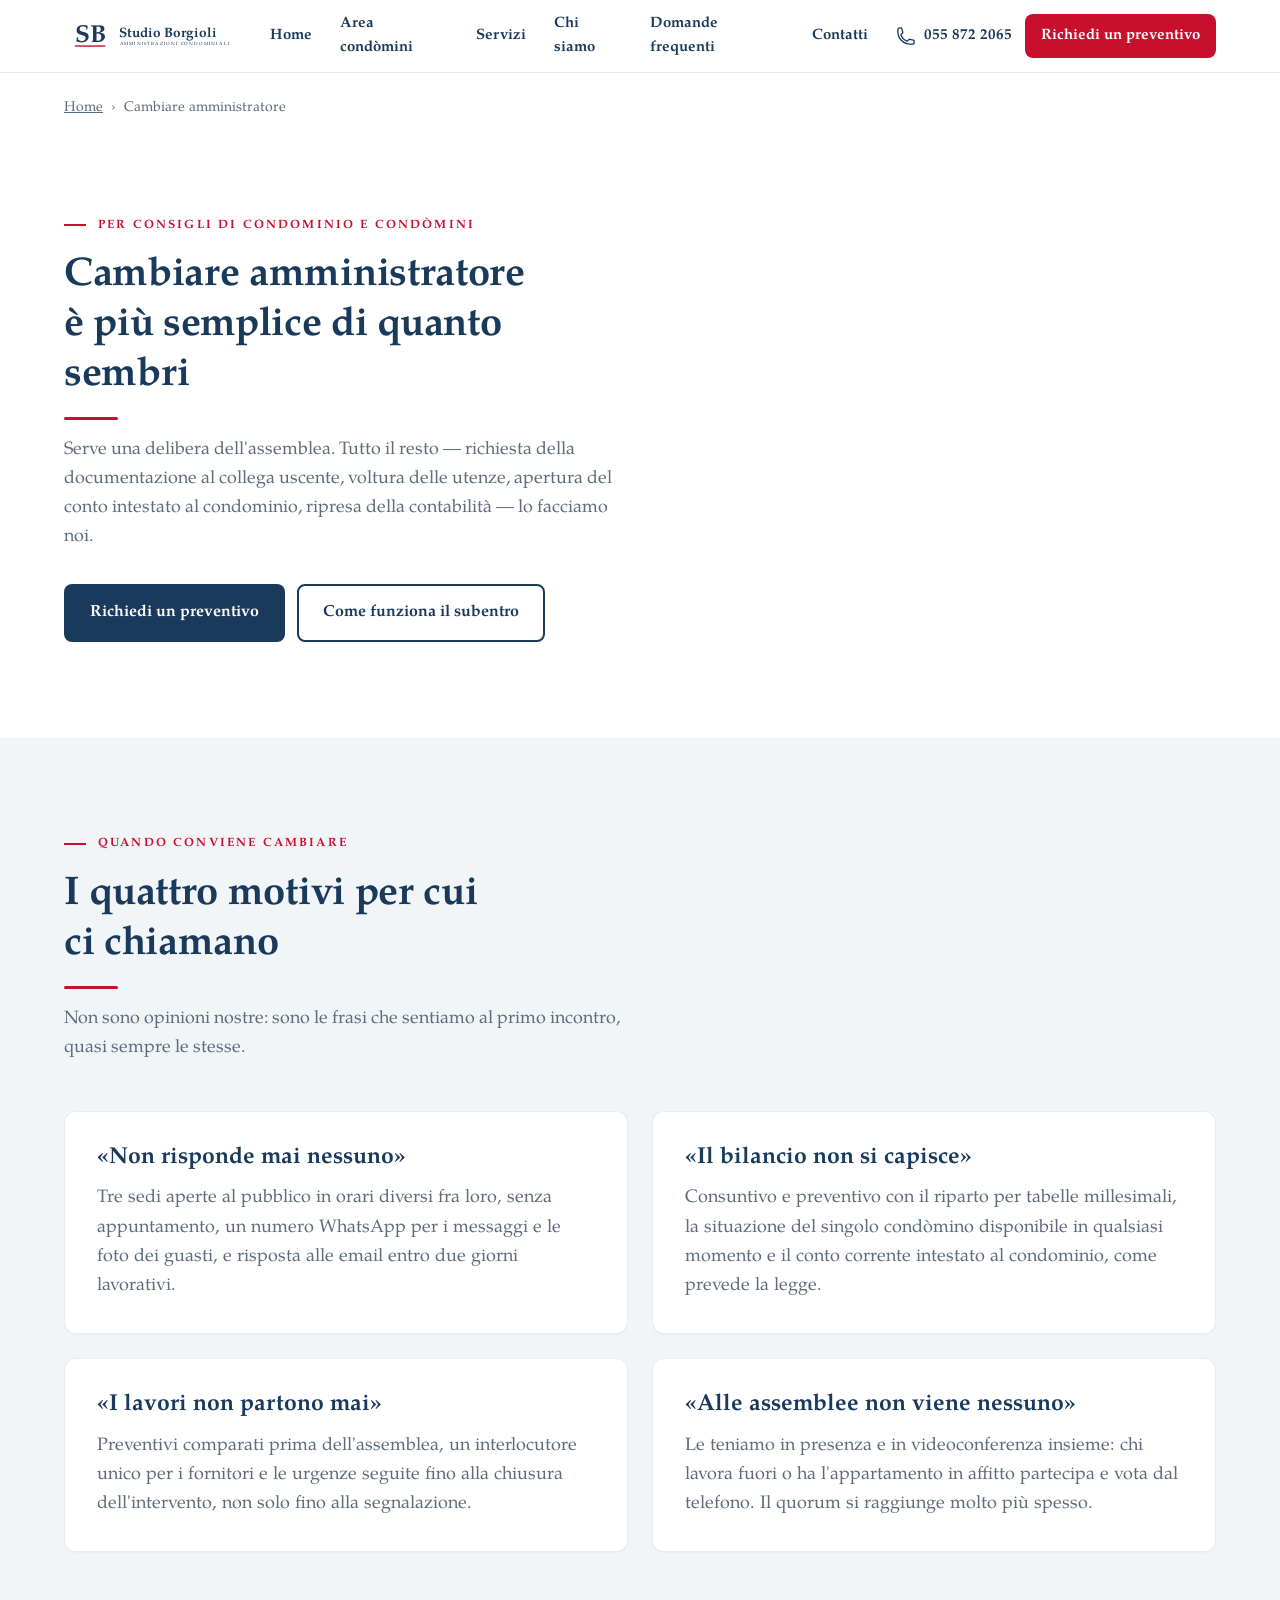
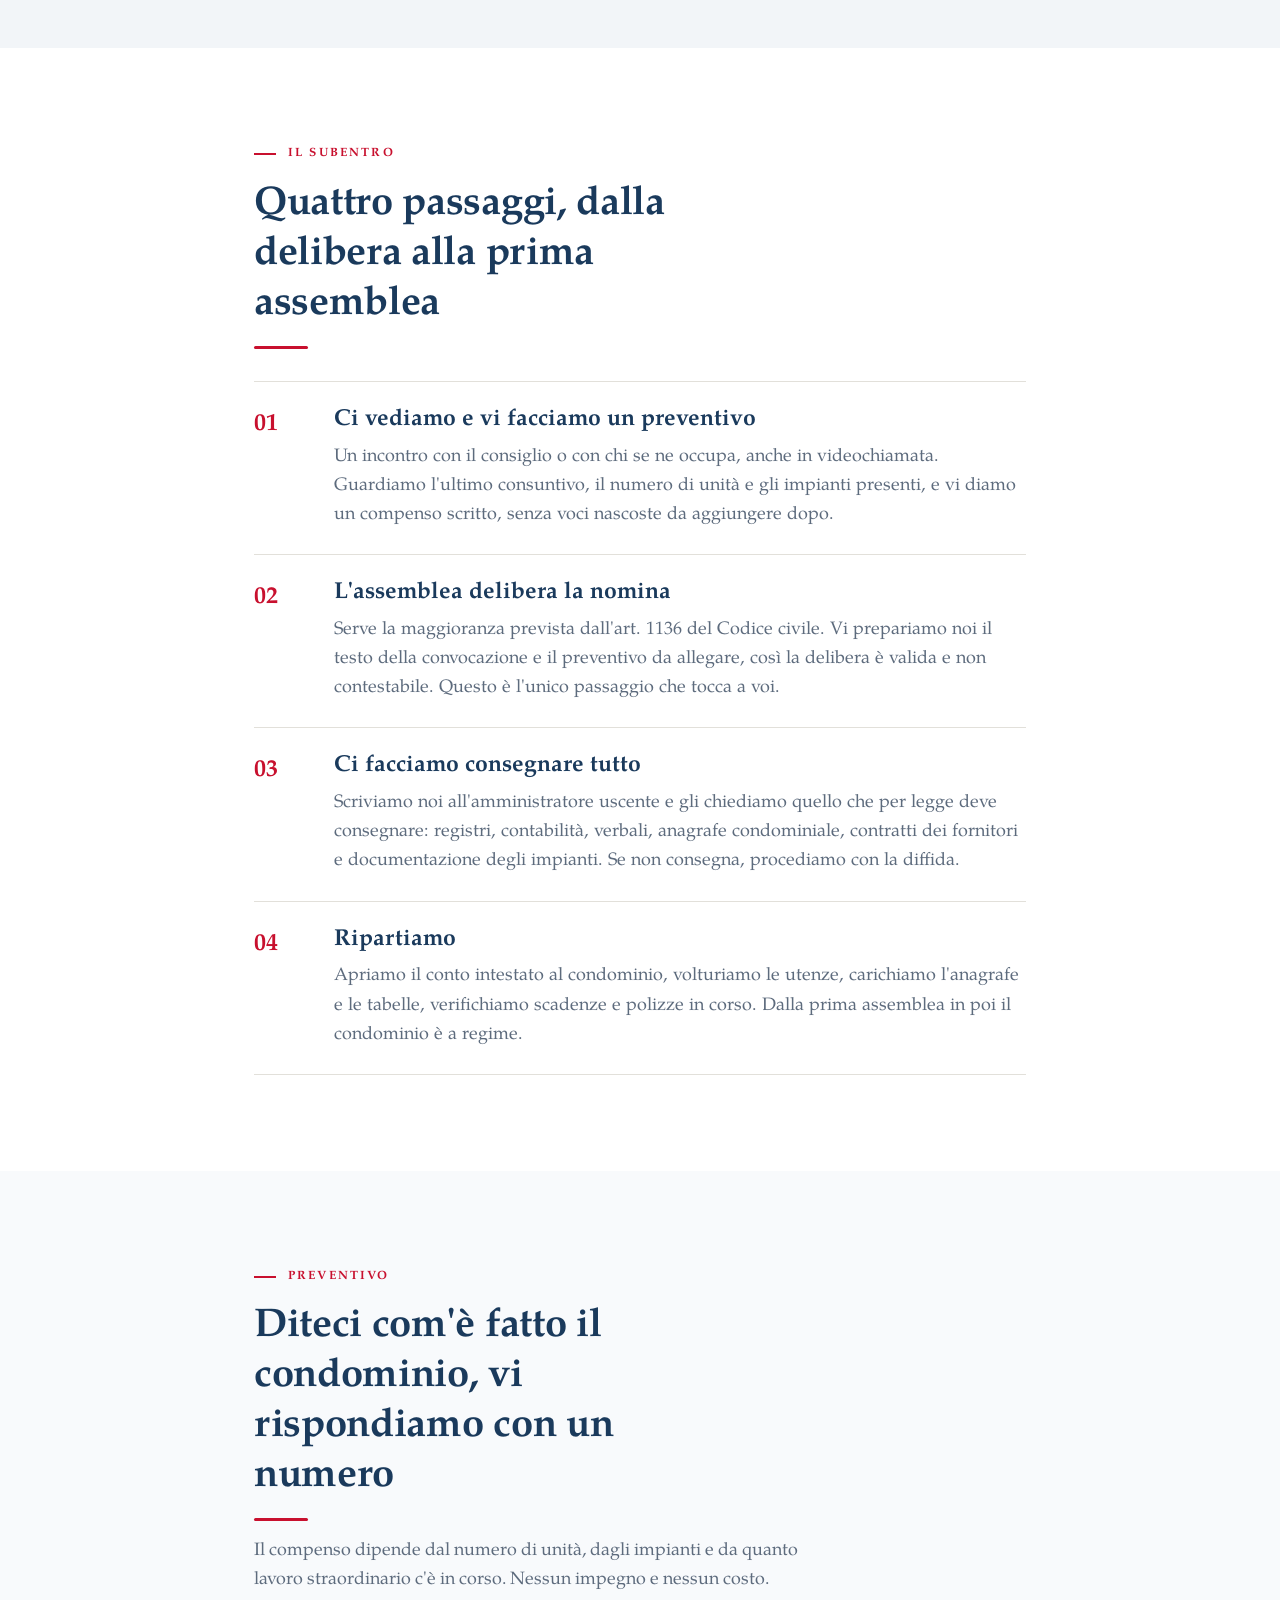
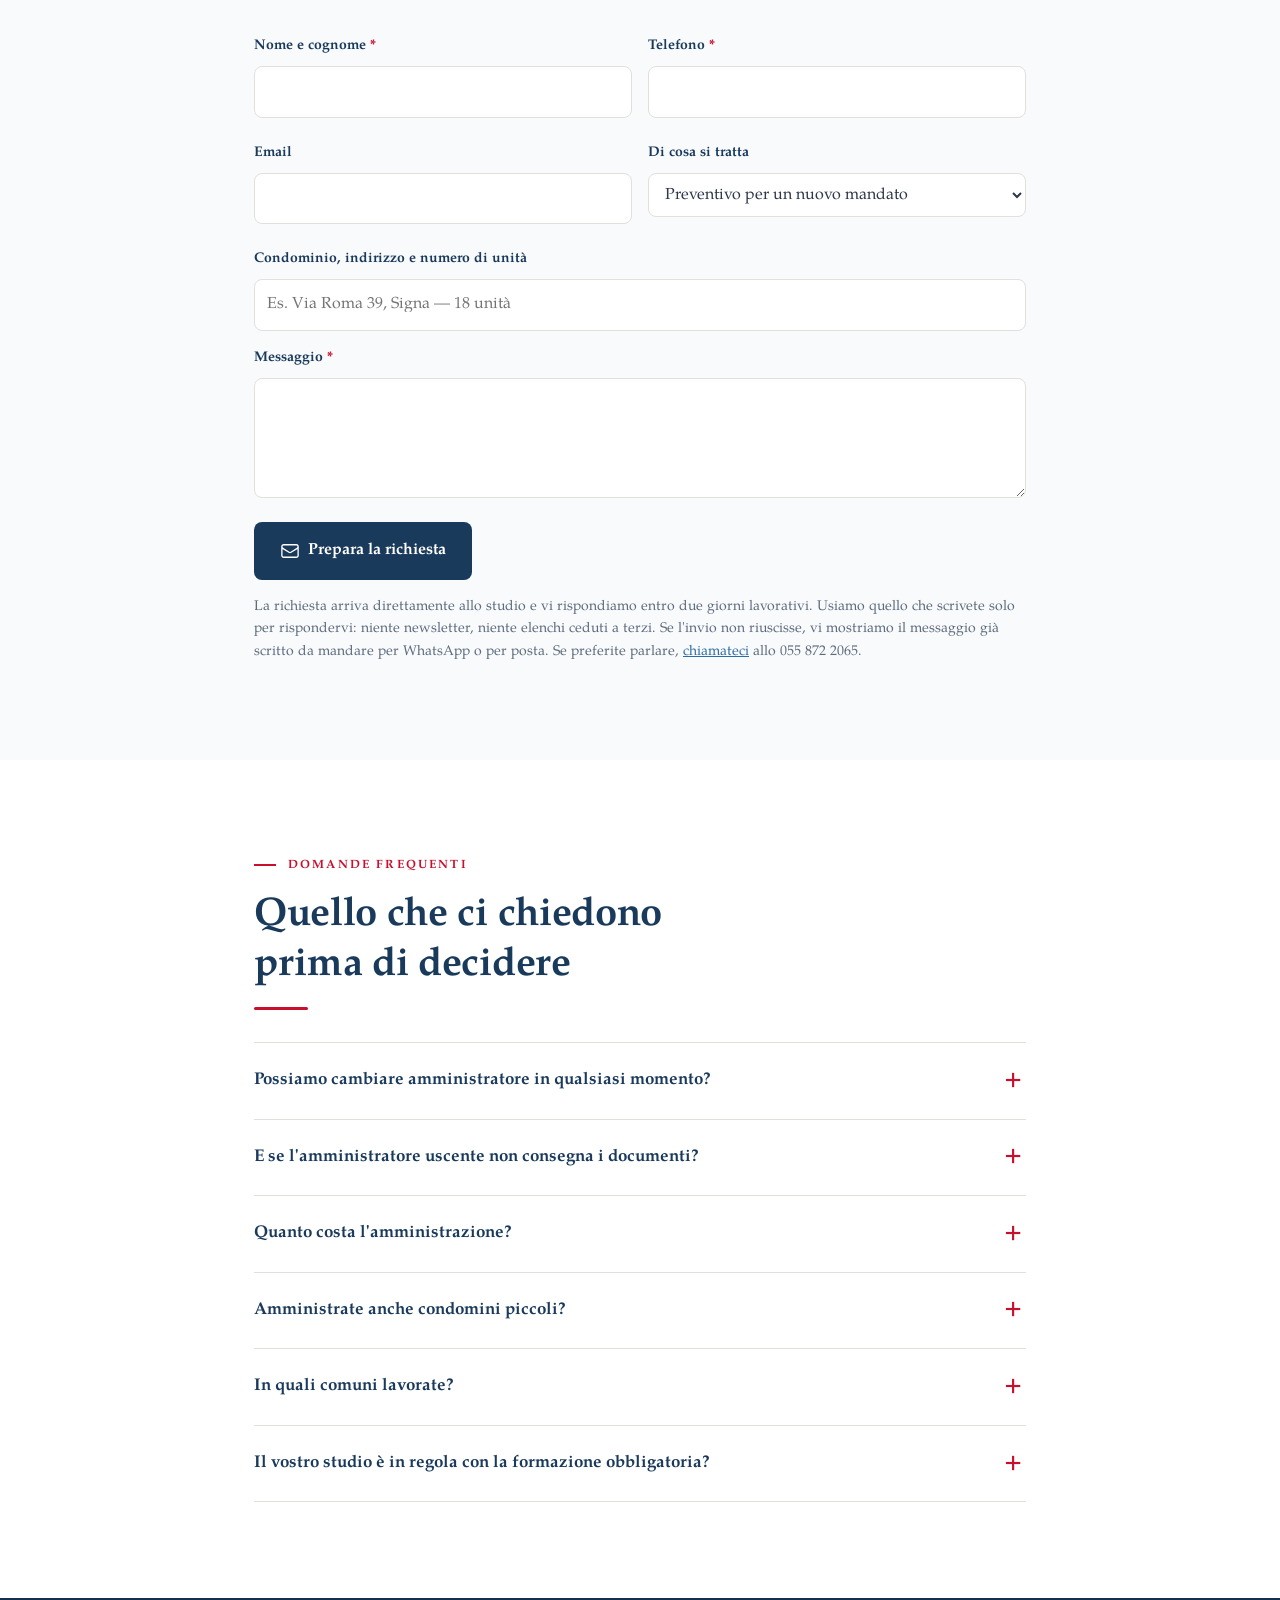
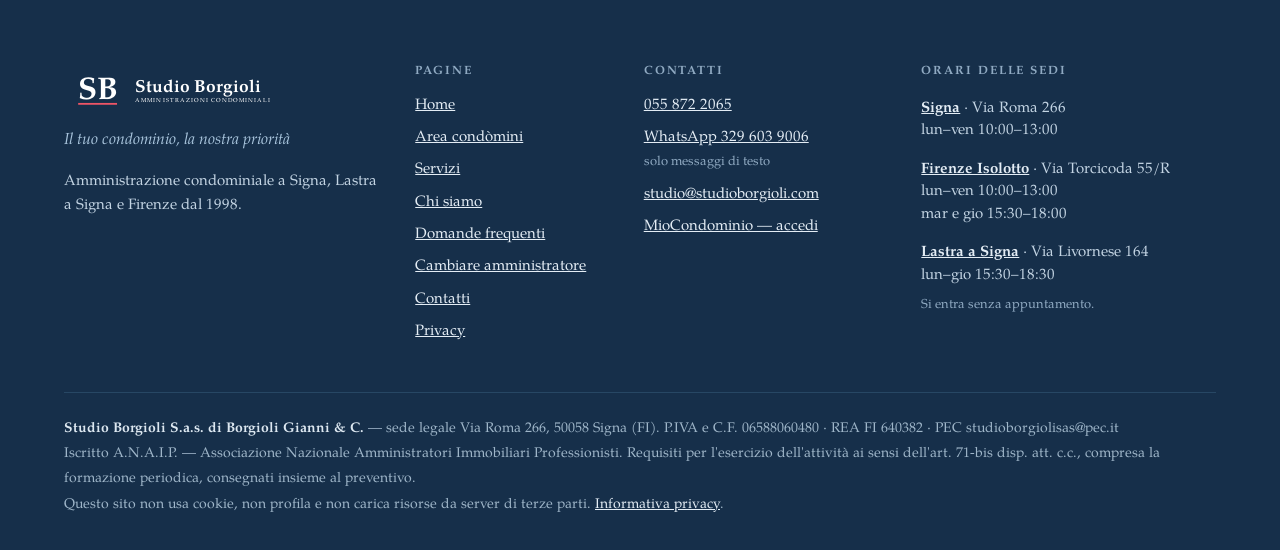
<file: amministratore.html>
<!DOCTYPE html>
<html lang="it">
<head>
<meta charset="utf-8">
<meta name="viewport" content="width=device-width, initial-scale=1">
<title>Cambiare amministratore di condominio — Studio Borgioli, Signa e Firenze</title>
<meta name="description" content="Come si cambia amministratore di condominio: delibera, subentro, consegna dei documenti. Lo Studio Borgioli segue tutto il passaggio. Preventivo gratuito per condomìni a Signa, Lastra a Signa e Firenze.">
<link rel="canonical" href="https://www.studioborgioli.com/amministratore.html">
<meta name="theme-color" content="#1A3A5C">
<meta property="og:type" content="website">
<meta property="og:title" content="Cambiare amministratore di condominio — Studio Borgioli, Signa e Firenze">
<meta property="og:description" content="Come si cambia amministratore di condominio: delibera, subentro, consegna dei documenti. Lo Studio Borgioli segue tutto il passaggio. Preventivo gratuito per condomìni a Signa, Lastra a Signa e Firenze.">
<meta property="og:url" content="https://www.studioborgioli.com/amministratore.html">
<meta property="og:locale" content="it_IT">
<meta property="og:site_name" content="Studio Borgioli">
<meta property="og:image" content="https://www.studioborgioli.com/anteprima-social.png">
<meta property="og:image:width" content="1200">
<meta property="og:image:height" content="630">
<meta property="og:image:alt" content="Studio Borgioli — amministrazione condominiale dal 1998">
<meta name="twitter:card" content="summary_large_image">
<link rel="manifest" href="manifest.json">
<link rel="icon" href="icona-192.png" sizes="192x192">
<link rel="apple-touch-icon" href="icona-192.png">
<meta name="application-name" content="Studio Borgioli">
<meta name="apple-mobile-web-app-title" content="Studio Borgioli">
<link rel="preload" href="font/pagella-regular.woff2" as="font" type="font/woff2" crossorigin>
<link rel="preload" href="font/pagella-bold.woff2" as="font" type="font/woff2" crossorigin>
<link rel="stylesheet" href="stile.css?v=2d224412">
<script type="speculationrules">
{"prerender": [{"where": {"href_matches": "/*.html"}, "eagerness": "moderate"}]}
</script>
</head>
<body>
<a class="salta" href="#principale">Vai al contenuto</a>

<header class="navbar">
  <div class="container navbar__row">
    <a class="logo" href="index.html" aria-label="Studio Borgioli, amministrazioni condominiali — torna alla home">
      <svg class="logo__marchio" viewBox="0 0 375 100" aria-hidden="true" focusable="false" preserveAspectRatio="xMinYMid meet">
        <text class="logo__s" x="24" y="63.6">S</text>
        <text class="logo__b" x="57" y="63.6">B</text>
        <rect class="logo__filo" x="24" y="70.6" width="67" height="3.1"/>
        <text class="logo__nome" x="122" y="51.4">Studio Borgioli</text>
        <text class="logo__coda" x="122.5" y="69.4">AMMINISTRAZIONI CONDOMINIALI</text>
      </svg>
      <svg class="logo__mono" viewBox="18 20 79 60" aria-hidden="true" focusable="false"><text class="logo__s" x="24" y="63.6">S</text><text class="logo__b" x="57" y="63.6">B</text><rect class="logo__filo" x="24" y="70.6" width="67" height="3.1"/></svg>
      <span class="logo__testo">Studio Borgioli</span>
    </a>
    <nav class="nav" aria-label="Navigazione principale">
      <a class="nav__link" href="index.html">Home</a><a class="nav__link" href="condomini.html">Area condòmini</a><a class="nav__link" href="servizi.html">Servizi</a><a class="nav__link" href="chi-siamo.html">Chi siamo</a><a class="nav__link" href="domande.html">Domande frequenti</a><a class="nav__link" href="contatti.html">Contatti</a>
      <a class="nav__tel" href="tel:+390558722065"><svg class="icona icona--sm" viewBox="0 0 24 24" aria-hidden="true" focusable="false"><path stroke-linecap="round" stroke-linejoin="round" d="M2.25 6.75c0 8.284 6.716 15 15 15h2.25a2.25 2.25 0 0 0 2.25-2.25v-1.372c0-.516-.351-.966-.852-1.091l-4.423-1.106c-.44-.11-.902.055-1.173.417l-.97 1.293c-.282.376-.769.542-1.21.38a12.035 12.035 0 0 1-7.143-7.143c-.162-.441.004-.928.38-1.21l1.293-.97c.363-.271.527-.734.417-1.173L6.963 3.102a1.125 1.125 0 0 0-1.091-.852H4.5A2.25 2.25 0 0 0 2.25 4.5v2.25Z"/></svg><span>055 872 2065</span></a>
      <a class="nav__cta" href="amministratore.html"><span class="nav__cta__lungo">Richiedi un preventivo</span><span class="nav__cta__corto">Preventivo</span></a>
    </nav>
  </div>
</header>
<main id="principale">
<div class="container"><nav class="briciole" aria-label="Percorso"><a href="index.html">Home</a><span>›</span>Cambiare amministratore</nav></div>  <section class="section">
    <div class="container">
      <p class="overline">Per consigli di condominio e condòmini</p>
      <h1 class="section-title" style="max-width:24ch">Cambiare amministratore è più semplice di quanto sembri</h1>
      <p class="section-lead">Serve una delibera dell'assemblea. Tutto il resto — richiesta della
        documentazione al collega uscente, voltura delle utenze, apertura del conto intestato al
        condominio, ripresa della contabilità — lo facciamo noi.</p>
      <div class="hero__actions">
        <a class="btn btn--primary" href="#preventivo">Richiedi un preventivo</a>
        <a class="btn btn--outline" href="#subentro">Come funziona il subentro</a>
      </div>
    </div>
  </section>

  <section class="section section--warm">
    <div class="container">
      <p class="overline">Quando conviene cambiare</p>
      <h2 class="section-title">I quattro motivi per cui ci chiamano</h2>
      <p class="section-lead">Non sono opinioni nostre: sono le frasi che sentiamo al primo
        incontro, quasi sempre le stesse.</p>
      <div class="grid grid--2" style="margin-top:48px">
        <div class="card card--hover reveal"><h3>«Non risponde mai nessuno»</h3>
          <p>Tre sedi aperte al pubblico in orari diversi fra loro, senza appuntamento, un
             numero WhatsApp per i messaggi e le foto dei guasti, e risposta alle email entro
             due giorni lavorativi.</p></div>
        <div class="card card--hover reveal"><h3>«Il bilancio non si capisce»</h3>
          <p>Consuntivo e preventivo con il riparto per tabelle millesimali, la situazione del
             singolo condòmino disponibile in qualsiasi momento e il conto corrente intestato al
             condominio, come prevede la legge.</p></div>
        <div class="card card--hover reveal"><h3>«I lavori non partono mai»</h3>
          <p>Preventivi comparati prima dell'assemblea, un interlocutore unico per i fornitori e
             le urgenze seguite fino alla chiusura dell'intervento, non solo fino alla
             segnalazione.</p></div>
        <div class="card card--hover reveal"><h3>«Alle assemblee non viene nessuno»</h3>
          <p>Le teniamo in presenza e in videoconferenza insieme: chi lavora fuori o ha
             l'appartamento in affitto partecipa e vota dal telefono. Il quorum si raggiunge molto
             più spesso.</p></div>
      </div>
    </div>
  </section>

  <section class="section" id="subentro">
    <div class="container container--narrow">
      <p class="overline">Il subentro</p>
      <h2 class="section-title">Quattro passaggi, dalla delibera alla prima assemblea</h2>
      <div class="passi" style="margin-top:32px">
        <div class="passo reveal"><div><h3>Ci vediamo e vi facciamo un preventivo</h3>
          <p>Un incontro con il consiglio o con chi se ne occupa, anche in videochiamata.
             Guardiamo l'ultimo consuntivo, il numero di unità e gli impianti presenti, e vi
             diamo un compenso scritto, senza voci nascoste da aggiungere dopo.</p></div></div>
        <div class="passo reveal"><div><h3>L'assemblea delibera la nomina</h3>
          <p>Serve la maggioranza prevista dall'art. 1136 del Codice civile. Vi prepariamo noi il
             testo della convocazione e il preventivo da allegare, così la delibera è valida e non
             contestabile. Questo è l'unico passaggio che tocca a voi.</p></div></div>
        <div class="passo reveal"><div><h3>Ci facciamo consegnare tutto</h3>
          <p>Scriviamo noi all'amministratore uscente e gli chiediamo quello che per legge deve
             consegnare: registri, contabilità, verbali, anagrafe condominiale, contratti dei
             fornitori e documentazione degli impianti. Se non consegna, procediamo con la
             diffida.</p></div></div>
        <div class="passo reveal"><div><h3>Ripartiamo</h3>
          <p>Apriamo il conto intestato al condominio, volturiamo le utenze, carichiamo l'anagrafe
             e le tabelle, verifichiamo scadenze e polizze in corso. Dalla prima assemblea in poi
             il condominio è a regime.</p></div></div>
      </div>
    </div>
  </section>

  <section class="section section--soft" id="preventivo">
    <div class="container container--narrow">
      <p class="overline">Preventivo</p>
      <h2 class="section-title">Diteci com'è fatto il condominio, vi rispondiamo con un numero</h2>
      <p class="section-lead">Il compenso dipende dal numero di unità, dagli impianti e da quanto
        lavoro straordinario c'è in corso. Nessun impegno e nessun costo.</p>
      <div style="margin-top:40px"><form class="form" id="form-preventivo" novalidate>
  <div class="form__riga">
    <div class="campo">
      <label for="f-nome">Nome e cognome <span class="req" aria-hidden="true">*</span></label>
      <input id="f-nome" name="nome" type="text" autocomplete="name" required>
      <p class="campo__errore" id="e-nome" role="alert"></p>
    </div>
    <div class="campo">
      <label for="f-tel">Telefono <span class="req" aria-hidden="true">*</span></label>
      <input id="f-tel" name="telefono" type="tel" autocomplete="tel" required>
      <p class="campo__errore" id="e-tel" role="alert"></p>
    </div>
  </div>
  <div class="form__riga">
    <div class="campo">
      <label for="f-email">Email</label>
      <input id="f-email" name="email" type="email" autocomplete="email">
      <p class="campo__errore" id="e-email" role="alert"></p>
    </div>
    <div class="campo">
      <label for="f-tipo">Di cosa si tratta</label>
      <select id="f-tipo" name="tipo">
        <option>Preventivo per un nuovo mandato</option>
        <option>Informazioni generali</option>
        <option>Sono già un condòmino</option>
        <option>Segnalazione urgente</option>
        <option>Altro</option>
      </select>
    </div>
  </div>
  <div class="campo">
    <label for="f-cond">Condominio, indirizzo e numero di unità</label>
    <input id="f-cond" name="condominio" type="text" placeholder="Es. Via Roma 39, Signa — 18 unità">
  </div>
  <div class="campo">
    <label for="f-msg">Messaggio <span class="req" aria-hidden="true">*</span></label>
    <textarea id="f-msg" name="messaggio" required></textarea>
    <p class="campo__errore" id="e-msg" role="alert"></p>
  </div>
  <input class="honey" type="text" name="sito" tabindex="-1" autocomplete="off" aria-hidden="true">
  <div>
    <button class="btn btn--primary" type="submit"><svg class="icona icona--sm" viewBox="0 0 24 24" aria-hidden="true" focusable="false"><path stroke-linecap="round" stroke-linejoin="round" d="M21.75 6.75v10.5a2.25 2.25 0 0 1-2.25 2.25h-15a2.25 2.25 0 0 1-2.25-2.25V6.75m19.5 0A2.25 2.25 0 0 0 19.5 4.5h-15a2.25 2.25 0 0 0-2.25 2.25m19.5 0v.243a2.25 2.25 0 0 1-1.07 1.916l-7.5 4.615a2.25 2.25 0 0 1-2.36 0L3.32 8.91a2.25 2.25 0 0 1-1.07-1.916V6.75"/></svg> Prepara la richiesta</button>
  </div>
  <p class="form__nota">La richiesta arriva direttamente allo studio e vi rispondiamo entro
    due giorni lavorativi. Usiamo quello che scrivete solo per rispondervi: niente newsletter,
    niente elenchi ceduti a terzi. Se l'invio non riuscisse, vi mostriamo il messaggio già
    scritto da mandare per WhatsApp o per posta.
    Se preferite parlare, <a href="tel:+390558722065">chiamateci</a> allo 055 872 2065.</p>
</form></div>
    </div>
  </section>

  <section class="section">
    <div class="container container--narrow">
      <p class="overline">Domande frequenti</p>
      <h2 class="section-title">Quello che ci chiedono prima di decidere</h2>
      <div style="margin-top:32px"><div class="faq"><details><summary>Possiamo cambiare amministratore in qualsiasi momento?</summary><p>Sì. L'incarico dura un anno e si rinnova tacitamente per un altro anno, ma l'assemblea può revocarlo e nominare un altro amministratore in qualunque momento, con la maggioranza prevista dall'art. 1136 del Codice civile. Non serve aspettare la scadenza né motivare la scelta.</p></details><details><summary>E se l'amministratore uscente non consegna i documenti?</summary><p>Capita, e sappiamo come si affronta. La consegna della documentazione è un obbligo di legge: si parte con la richiesta formale, si prosegue con la diffida e, se serve, con il ricorso al giudice. Nel frattempo ricostruiamo la contabilità dai conti correnti e dalle fatture dei fornitori, così il condominio non resta fermo.</p></details><details><summary>Quanto costa l'amministrazione?</summary><p>Si calcola per unità immobiliare e cambia in base agli impianti presenti e alla complessità della gestione. Il compenso è scritto nel preventivo che allegate alla delibera di nomina, come richiede l'art. 1129 del Codice civile: tutto quello che facciamo è indicato lì, comprese le voci che si pagano a parte.</p></details><details><summary>Amministrate anche condomini piccoli?</summary><p>Sì. Seguiamo palazzine da poche unità fino a supercondomini con più scale. Con meno di nove condòmini l'amministratore non è obbligatorio per legge, ma spesso conviene lo stesso, soprattutto quando ci sono impianti comuni o lavori in corso.</p></details><details><summary>In quali comuni lavorate?</summary><p>Signa, Lastra a Signa e Firenze sono le nostre tre sedi. Amministriamo condomini anche a Scandicci, Campi Bisenzio, Montelupo Fiorentino, Poggio a Caiano, Carmignano e nei comuni vicini. Se il vostro stabile è fuori zona, ditecelo lo stesso: valutiamo caso per caso.</p></details><details><summary>Il vostro studio è in regola con la formazione obbligatoria?</summary><p>Sì. L'art. 71-bis delle disposizioni di attuazione del Codice civile richiede un corso di formazione iniziale e un aggiornamento periodico, e l'assemblea ha il diritto di chiederne l'attestato prima della nomina. Lo studio è iscritto ad A.N.A.I.P. e vi consegniamo l'attestato insieme al preventivo, senza che dobbiate chiederlo.</p></details></div></div>
    </div>
  </section>
  <div class="barra-mobile" aria-label="Contatti rapidi">
    <a class="barra-mobile__voce" href="tel:+390558722065"><svg class="icona icona--sm" viewBox="0 0 24 24" aria-hidden="true" focusable="false"><path stroke-linecap="round" stroke-linejoin="round" d="M2.25 6.75c0 8.284 6.716 15 15 15h2.25a2.25 2.25 0 0 0 2.25-2.25v-1.372c0-.516-.351-.966-.852-1.091l-4.423-1.106c-.44-.11-.902.055-1.173.417l-.97 1.293c-.282.376-.769.542-1.21.38a12.035 12.035 0 0 1-7.143-7.143c-.162-.441.004-.928.38-1.21l1.293-.97c.363-.271.527-.734.417-1.173L6.963 3.102a1.125 1.125 0 0 0-1.091-.852H4.5A2.25 2.25 0 0 0 2.25 4.5v2.25Z"/></svg><span>Chiama</span></a>
    <a class="barra-mobile__voce barra-mobile__voce--wa" href="https://wa.me/393296039006"><svg class="icona icona--sm" viewBox="0 0 24 24" aria-hidden="true" focusable="false"><path stroke-linecap="round" stroke-linejoin="round" d="M20.25 8.511c.884.284 1.5 1.128 1.5 2.097v4.286c0 1.136-.847 2.1-1.98 2.193-.34.027-.68.052-1.02.072v3.091l-3-3c-1.354 0-2.694-.055-4.02-.163a2.115 2.115 0 0 1-.825-.242m9.345-8.334a2.126 2.126 0 0 0-.476-.095 48.64 48.64 0 0 0-8.048 0c-1.131.094-1.976 1.057-1.976 2.192v4.286c0 .837.46 1.58 1.155 1.951m9.345-8.334V6.637c0-1.621-1.152-3.026-2.76-3.235A48.455 48.455 0 0 0 11.25 3c-2.115 0-4.198.137-6.24.402-1.608.209-2.76 1.614-2.76 3.235v6.226c0 1.621 1.152 3.026 2.76 3.235.577.075 1.157.14 1.74.194V21l4.155-4.155"/></svg><span>WhatsApp</span></a>
  </div>
</main>
<footer class="piede">
  <div class="container">
    <div class="piede__grid">
      <div>
        <svg class="piede__marchio" viewBox="0 0 375 100" role="img" aria-label="Studio Borgioli, amministrazioni condominiali">
          <text class="logo__s" x="24" y="63.6">S</text>
          <text class="logo__b" x="57" y="63.6">B</text>
          <rect class="logo__filo" x="24" y="70.6" width="67" height="3.1"/>
          <text class="logo__nome" x="122" y="51.4">Studio Borgioli</text>
          <text class="logo__coda" x="122.5" y="69.4">AMMINISTRAZIONI CONDOMINIALI</text>
        </svg>
        <p class="piede__tagline">Il tuo condominio, la nostra priorità</p>
        <p style="margin-top:16px;font-size:15px">Amministrazione condominiale a Signa,
          Lastra a Signa e Firenze dal 1998.</p>
      </div>
      <div>
        <p class="piede__et">Pagine</p>
        <ul><li><a href="index.html">Home</a></li><li><a href="condomini.html">Area condòmini</a></li><li><a href="servizi.html">Servizi</a></li><li><a href="chi-siamo.html">Chi siamo</a></li><li><a href="domande.html">Domande frequenti</a></li><li><a href="amministratore.html">Cambiare amministratore</a></li><li><a href="contatti.html">Contatti</a></li><li><a href="privacy.html">Privacy</a></li></ul>
      </div>
      <div>
        <p class="piede__et">Contatti</p>
        <ul>
          <li><a href="tel:+390558722065">055 872 2065</a></li>
          <li><a href="https://wa.me/393296039006">WhatsApp 329 603 9006</a><br>
              <span class="piede__min">solo messaggi di testo</span></li>
          <li><a href="mailto:studio@studioborgioli.com">studio@studioborgioli.com</a></li>
          <li><a href="https://www.miocondominio.eu" target="_blank" rel="noopener">MioCondominio — accedi</a></li>
        </ul>
      </div>
      <div>
        <p class="piede__et">Orari delle sedi</p>
        <ul class="piede__orari">
          <li><b><a href="sede-signa.html">Signa</a></b> · Via Roma 266<br>lun–ven 10:00–13:00</li>
          <li><b><a href="sede-firenze-isolotto.html">Firenze Isolotto</a></b> · Via Torcicoda 55/R<br>lun–ven 10:00–13:00<br>mar e gio 15:30–18:00</li>
          <li><b><a href="sede-lastra-a-signa.html">Lastra a Signa</a></b> · Via Livornese 164<br>lun–gio 15:30–18:30</li>
        </ul>
        <p class="piede__min">Si entra senza appuntamento.</p>
      </div>
    </div>
      <p class="piede__legale">
        <strong>Studio Borgioli S.a.s. di Borgioli Gianni &amp; C.</strong> — sede legale
        Via Roma 266, 50058 Signa (FI).
        P.IVA e C.F. 06588060480 · REA FI 640382 · PEC studioborgiolisas@pec.it<br>
        Iscritto A.N.A.I.P. — Associazione Nazionale Amministratori Immobiliari Professionisti.
        Requisiti per l'esercizio dell'attività ai sensi dell'art. 71-bis disp. att. c.c.,
        compresa la formazione periodica, consegnati insieme al preventivo.<br>
        Questo sito non usa cookie, non profila e non carica risorse da server di terze parti.
        <a href="privacy.html">Informativa privacy</a>.
      </p>
  </div>
</footer>
<script src="script.js?v=2d224412" defer></script>
<script type="application/ld+json">{
 "@context": "https://schema.org",
 "@type": "FAQPage",
 "mainEntity": [
  {
   "@type": "Question",
   "name": "Possiamo cambiare amministratore in qualsiasi momento?",
   "acceptedAnswer": {
    "@type": "Answer",
    "text": "Sì. L'incarico dura un anno e si rinnova tacitamente per un altro anno, ma l'assemblea può revocarlo e nominare un altro amministratore in qualunque momento, con la maggioranza prevista dall'art. 1136 del Codice civile. Non serve aspettare la scadenza né motivare la scelta."
   }
  },
  {
   "@type": "Question",
   "name": "E se l'amministratore uscente non consegna i documenti?",
   "acceptedAnswer": {
    "@type": "Answer",
    "text": "Capita, e sappiamo come si affronta. La consegna della documentazione è un obbligo di legge: si parte con la richiesta formale, si prosegue con la diffida e, se serve, con il ricorso al giudice. Nel frattempo ricostruiamo la contabilità dai conti correnti e dalle fatture dei fornitori, così il condominio non resta fermo."
   }
  },
  {
   "@type": "Question",
   "name": "Quanto costa l'amministrazione?",
   "acceptedAnswer": {
    "@type": "Answer",
    "text": "Si calcola per unità immobiliare e cambia in base agli impianti presenti e alla complessità della gestione. Il compenso è scritto nel preventivo che allegate alla delibera di nomina, come richiede l'art. 1129 del Codice civile: tutto quello che facciamo è indicato lì, comprese le voci che si pagano a parte."
   }
  },
  {
   "@type": "Question",
   "name": "Amministrate anche condomini piccoli?",
   "acceptedAnswer": {
    "@type": "Answer",
    "text": "Sì. Seguiamo palazzine da poche unità fino a supercondomini con più scale. Con meno di nove condòmini l'amministratore non è obbligatorio per legge, ma spesso conviene lo stesso, soprattutto quando ci sono impianti comuni o lavori in corso."
   }
  },
  {
   "@type": "Question",
   "name": "In quali comuni lavorate?",
   "acceptedAnswer": {
    "@type": "Answer",
    "text": "Signa, Lastra a Signa e Firenze sono le nostre tre sedi. Amministriamo condomini anche a Scandicci, Campi Bisenzio, Montelupo Fiorentino, Poggio a Caiano, Carmignano e nei comuni vicini. Se il vostro stabile è fuori zona, ditecelo lo stesso: valutiamo caso per caso."
   }
  },
  {
   "@type": "Question",
   "name": "Il vostro studio è in regola con la formazione obbligatoria?",
   "acceptedAnswer": {
    "@type": "Answer",
    "text": "Sì. L'art. 71-bis delle disposizioni di attuazione del Codice civile richiede un corso di formazione iniziale e un aggiornamento periodico, e l'assemblea ha il diritto di chiederne l'attestato prima della nomina. Lo studio è iscritto ad A.N.A.I.P. e vi consegniamo l'attestato insieme al preventivo, senza che dobbiate chiederlo."
   }
  }
 ]
}</script>
<script type="application/ld+json">{
 "@context": "https://schema.org",
 "@type": "BreadcrumbList",
 "itemListElement": [
  {
   "@type": "ListItem",
   "position": 1,
   "name": "Home",
   "item": "https://www.studioborgioli.com/"
  },
  {
   "@type": "ListItem",
   "position": 2,
   "name": "Cambiare amministratore",
   "item": "https://www.studioborgioli.com/amministratore.html"
  }
 ]
}</script>
</body>
</html>
</file>
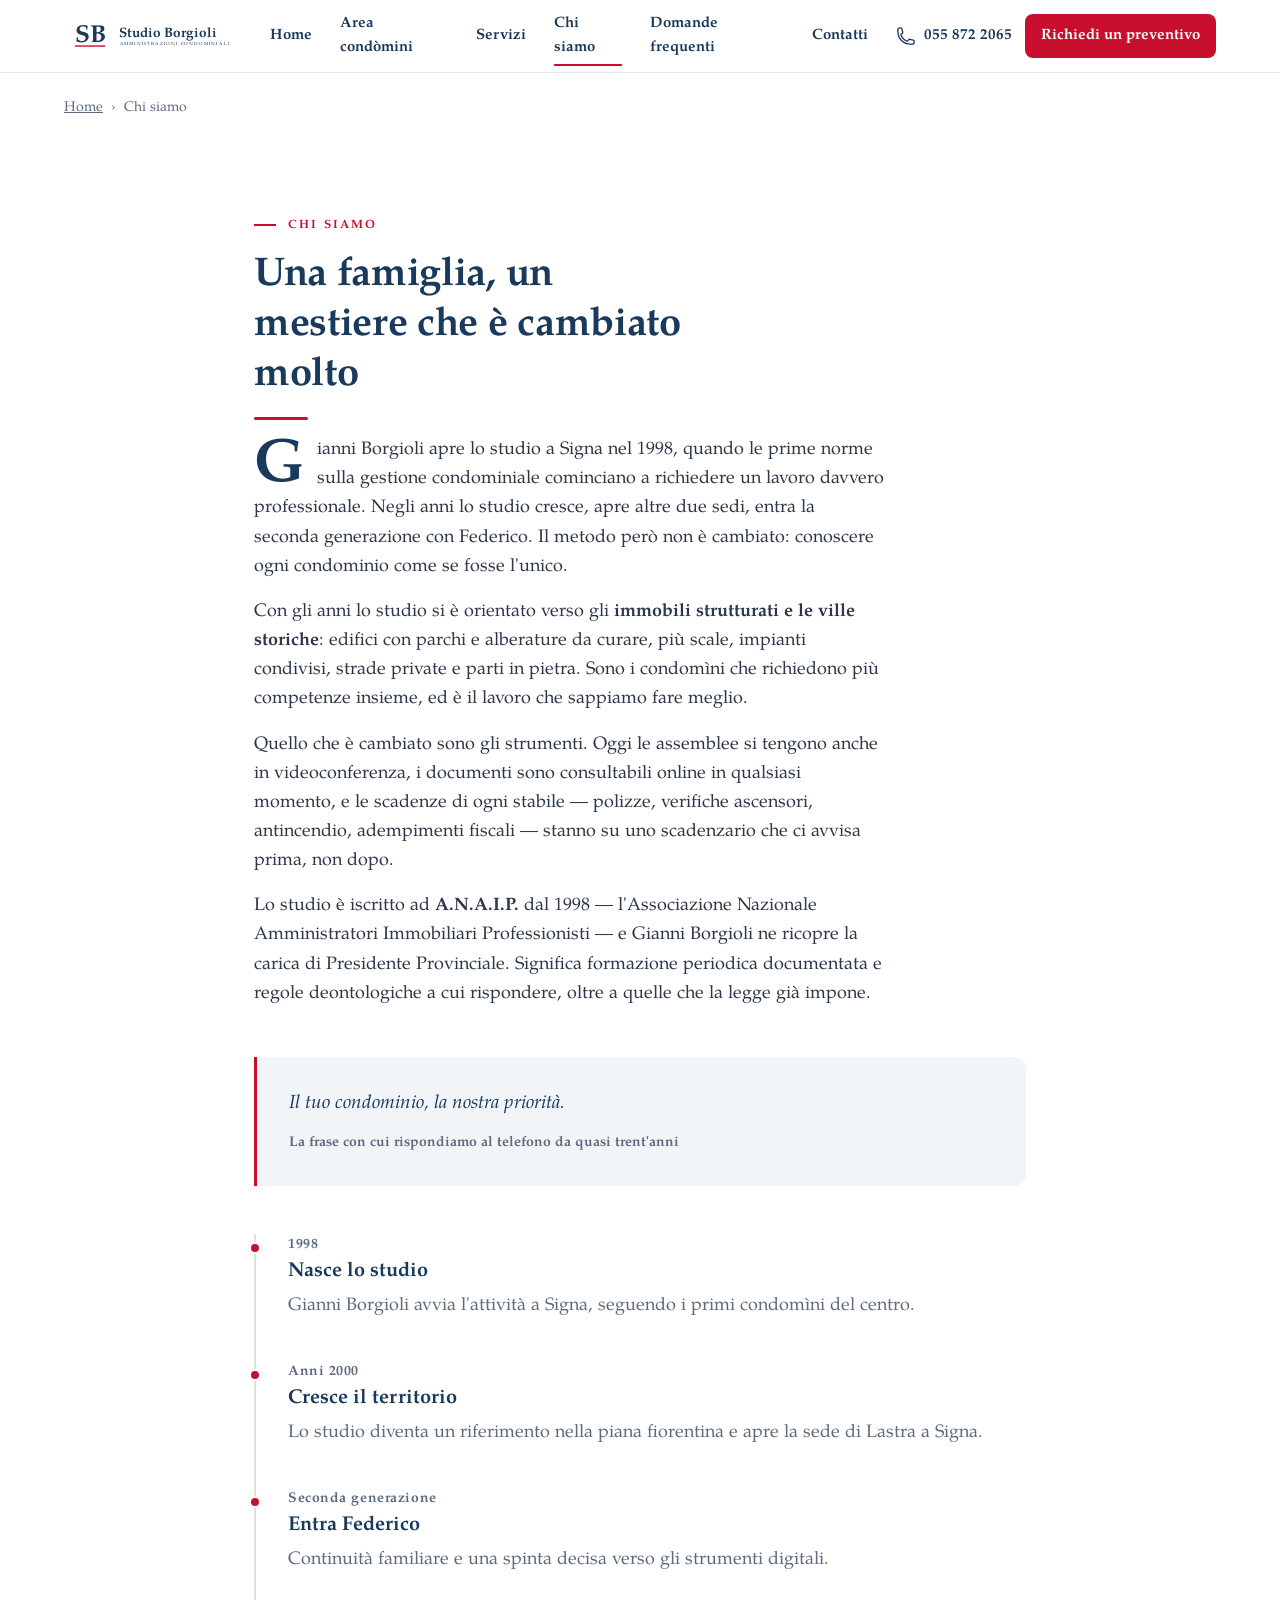
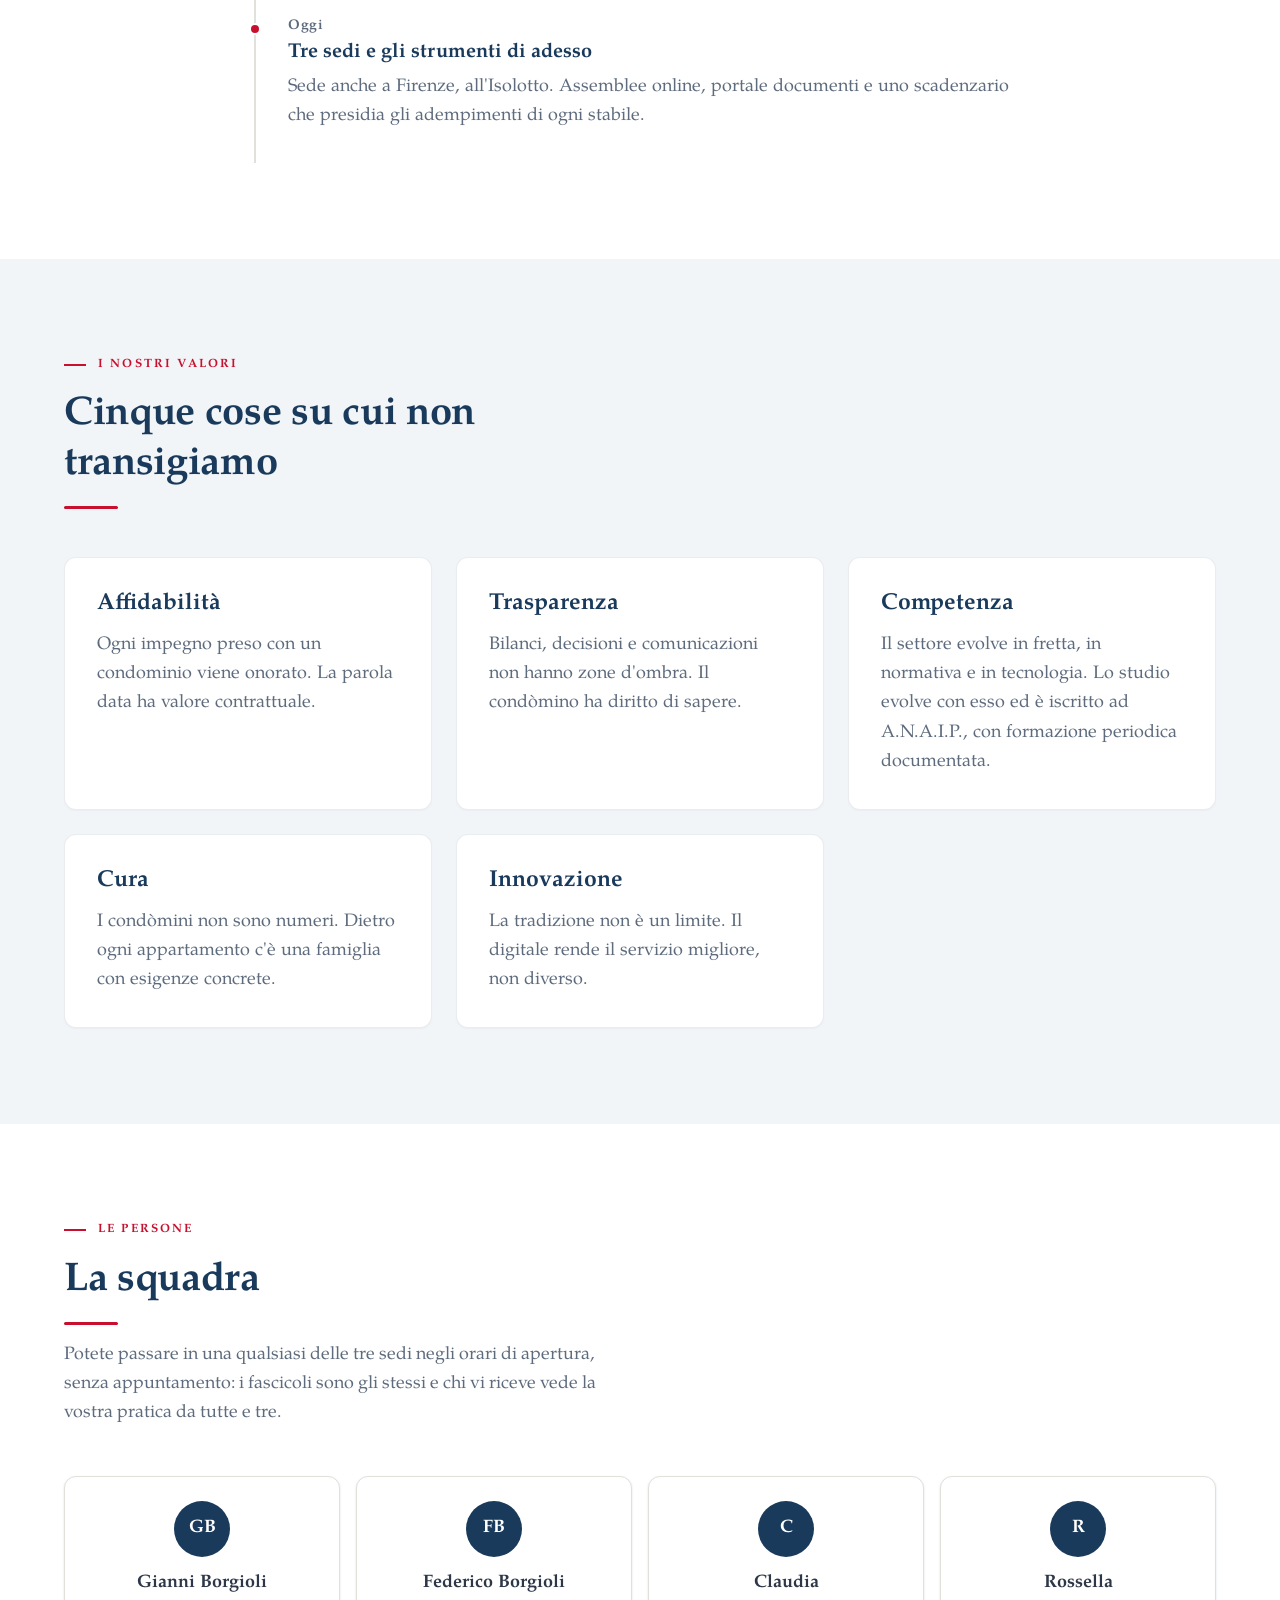
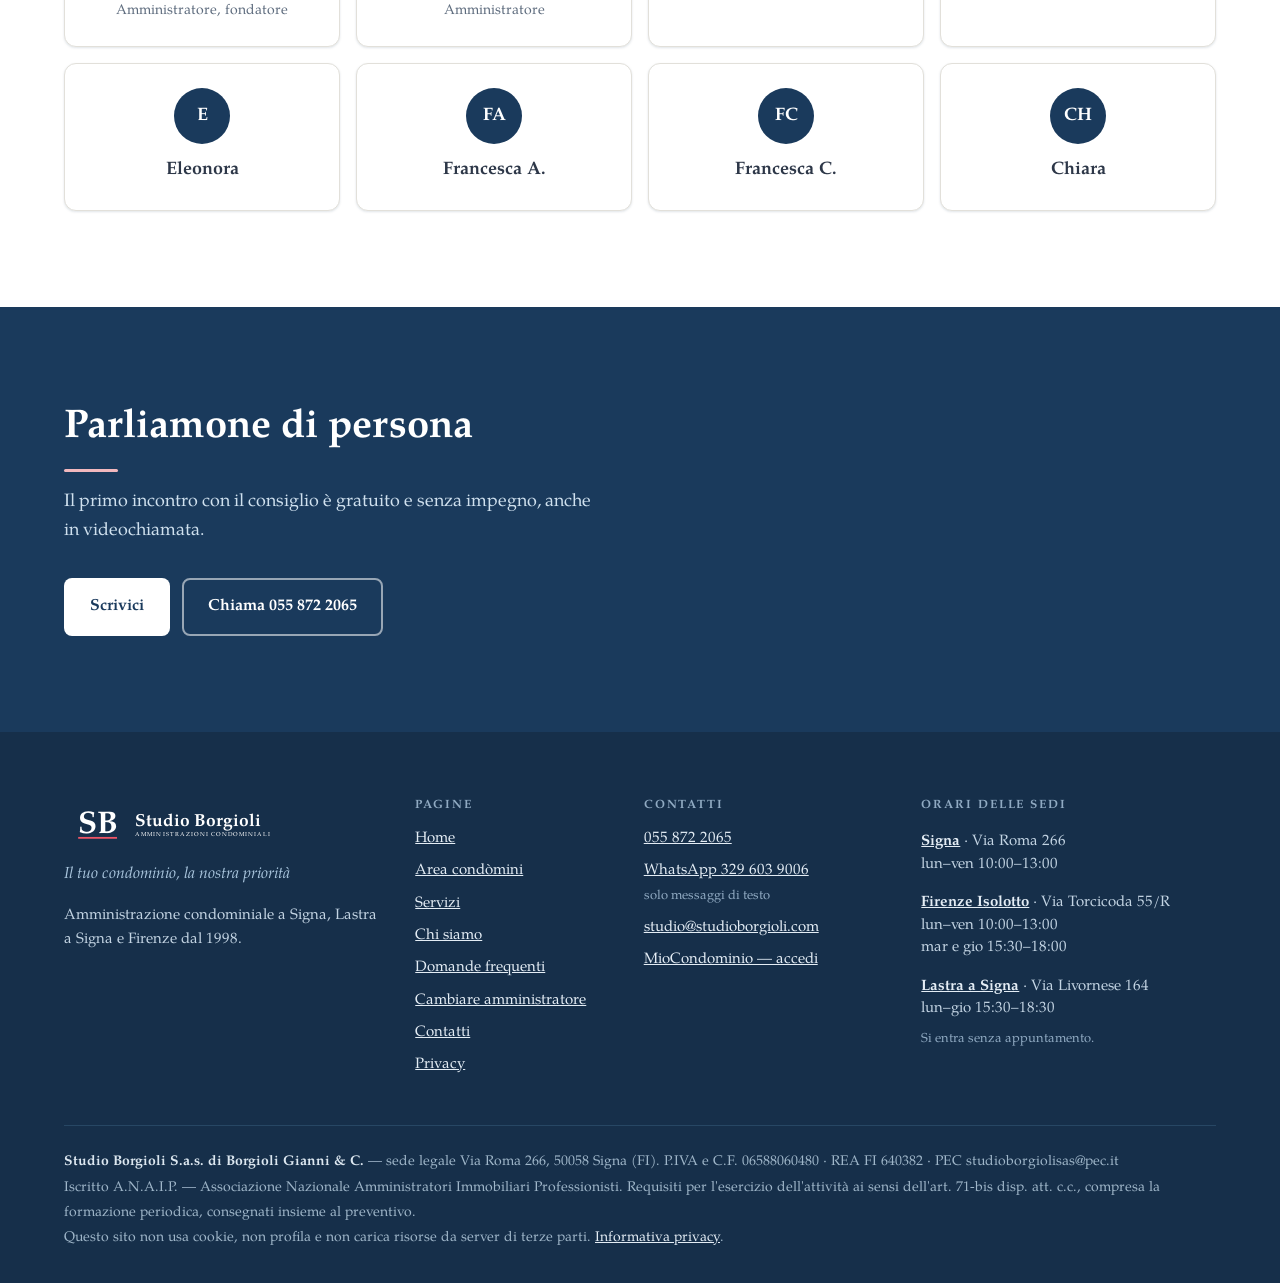
<file: chi-siamo.html>
<!DOCTYPE html>
<html lang="it">
<head>
<meta charset="utf-8">
<meta name="viewport" content="width=device-width, initial-scale=1">
<title>Chi siamo — Studio Borgioli, amministrazione condominiale dal 1998</title>
<meta name="description" content="La storia dello Studio Borgioli: nato a Signa nel 1998, oggi tre sedi nella piana fiorentina, iscritto A.N.A.I.P. Amministrazione condominiale a Signa, Lastra a Signa e Firenze.">
<link rel="canonical" href="https://www.studioborgioli.com/chi-siamo.html">
<meta name="theme-color" content="#1A3A5C">
<meta property="og:type" content="website">
<meta property="og:title" content="Chi siamo — Studio Borgioli, amministrazione condominiale dal 1998">
<meta property="og:description" content="La storia dello Studio Borgioli: nato a Signa nel 1998, oggi tre sedi nella piana fiorentina, iscritto A.N.A.I.P. Amministrazione condominiale a Signa, Lastra a Signa e Firenze.">
<meta property="og:url" content="https://www.studioborgioli.com/chi-siamo.html">
<meta property="og:locale" content="it_IT">
<meta property="og:site_name" content="Studio Borgioli">
<meta property="og:image" content="https://www.studioborgioli.com/anteprima-social.png">
<meta property="og:image:width" content="1200">
<meta property="og:image:height" content="630">
<meta property="og:image:alt" content="Studio Borgioli — amministrazione condominiale dal 1998">
<meta name="twitter:card" content="summary_large_image">
<link rel="manifest" href="manifest.json">
<link rel="icon" href="icona-192.png" sizes="192x192">
<link rel="apple-touch-icon" href="icona-192.png">
<meta name="application-name" content="Studio Borgioli">
<meta name="apple-mobile-web-app-title" content="Studio Borgioli">
<link rel="preload" href="font/pagella-regular.woff2" as="font" type="font/woff2" crossorigin>
<link rel="preload" href="font/pagella-bold.woff2" as="font" type="font/woff2" crossorigin>
<link rel="stylesheet" href="stile.css?v=2d224412">
<script type="speculationrules">
{"prerender": [{"where": {"href_matches": "/*.html"}, "eagerness": "moderate"}]}
</script>
</head>
<body>
<a class="salta" href="#principale">Vai al contenuto</a>

<header class="navbar">
  <div class="container navbar__row">
    <a class="logo" href="index.html" aria-label="Studio Borgioli, amministrazioni condominiali — torna alla home">
      <svg class="logo__marchio" viewBox="0 0 375 100" aria-hidden="true" focusable="false" preserveAspectRatio="xMinYMid meet">
        <text class="logo__s" x="24" y="63.6">S</text>
        <text class="logo__b" x="57" y="63.6">B</text>
        <rect class="logo__filo" x="24" y="70.6" width="67" height="3.1"/>
        <text class="logo__nome" x="122" y="51.4">Studio Borgioli</text>
        <text class="logo__coda" x="122.5" y="69.4">AMMINISTRAZIONI CONDOMINIALI</text>
      </svg>
      <svg class="logo__mono" viewBox="18 20 79 60" aria-hidden="true" focusable="false"><text class="logo__s" x="24" y="63.6">S</text><text class="logo__b" x="57" y="63.6">B</text><rect class="logo__filo" x="24" y="70.6" width="67" height="3.1"/></svg>
      <span class="logo__testo">Studio Borgioli</span>
    </a>
    <nav class="nav" aria-label="Navigazione principale">
      <a class="nav__link" href="index.html">Home</a><a class="nav__link" href="condomini.html">Area condòmini</a><a class="nav__link" href="servizi.html">Servizi</a><a class="nav__link" href="chi-siamo.html" aria-current="page">Chi siamo</a><a class="nav__link" href="domande.html">Domande frequenti</a><a class="nav__link" href="contatti.html">Contatti</a>
      <a class="nav__tel" href="tel:+390558722065"><svg class="icona icona--sm" viewBox="0 0 24 24" aria-hidden="true" focusable="false"><path stroke-linecap="round" stroke-linejoin="round" d="M2.25 6.75c0 8.284 6.716 15 15 15h2.25a2.25 2.25 0 0 0 2.25-2.25v-1.372c0-.516-.351-.966-.852-1.091l-4.423-1.106c-.44-.11-.902.055-1.173.417l-.97 1.293c-.282.376-.769.542-1.21.38a12.035 12.035 0 0 1-7.143-7.143c-.162-.441.004-.928.38-1.21l1.293-.97c.363-.271.527-.734.417-1.173L6.963 3.102a1.125 1.125 0 0 0-1.091-.852H4.5A2.25 2.25 0 0 0 2.25 4.5v2.25Z"/></svg><span>055 872 2065</span></a>
      <a class="nav__cta" href="amministratore.html"><span class="nav__cta__lungo">Richiedi un preventivo</span><span class="nav__cta__corto">Preventivo</span></a>
    </nav>
  </div>
</header>
<main id="principale">
<div class="container"><nav class="briciole" aria-label="Percorso"><a href="index.html">Home</a><span>›</span>Chi siamo</nav></div>  <section class="section">
    <div class="container container--narrow">
      <p class="overline">Chi siamo</p>
      <h1 class="section-title">Una famiglia, un mestiere che è cambiato molto</h1>
      <div class="prosa">
        <p>Gianni Borgioli apre lo studio a Signa nel 1998, quando le prime norme sulla gestione
          condominiale cominciano a richiedere un lavoro davvero professionale. Negli anni lo
          studio cresce, apre altre due sedi, entra la seconda generazione con Federico. Il
          metodo però non è cambiato: conoscere ogni condominio come se fosse l'unico.</p>
        <p>Con gli anni lo studio si è orientato verso gli <strong>immobili strutturati e le
          ville storiche</strong>: edifici con parchi e alberature da curare, più scale, impianti
          condivisi, strade private e parti in pietra. Sono i condomìni che richiedono più
          competenze insieme, ed è il lavoro che sappiamo fare meglio.</p>
        <p>Quello che è cambiato sono gli strumenti. Oggi le assemblee si tengono anche in
          videoconferenza, i documenti sono consultabili online in qualsiasi momento, e le
          scadenze di ogni stabile — polizze, verifiche ascensori, antincendio, adempimenti
          fiscali — stanno su uno scadenzario che ci avvisa prima, non dopo.</p>
        <p>Lo studio è iscritto ad <strong>A.N.A.I.P.</strong> dal 1998 — l'Associazione
          Nazionale Amministratori Immobiliari Professionisti — e Gianni Borgioli ne ricopre
          la carica di Presidente Provinciale. Significa formazione periodica documentata e
          regole deontologiche a cui rispondere, oltre a quelle che la legge già impone.</p>
        <blockquote>Il tuo condominio, la nostra priorità.
          <cite>La frase con cui rispondiamo al telefono da quasi trent'anni</cite></blockquote>
      </div>
      <div class="timeline">
        <div class="timeline__voce reveal"><p class="timeline__anno">1998</p>
          <h3>Nasce lo studio</h3>
          <p>Gianni Borgioli avvia l'attività a Signa, seguendo i primi condomìni del centro.</p></div>
        <div class="timeline__voce reveal"><p class="timeline__anno">Anni 2000</p>
          <h3>Cresce il territorio</h3>
          <p>Lo studio diventa un riferimento nella piana fiorentina e apre la sede di Lastra a Signa.</p></div>
        <div class="timeline__voce reveal"><p class="timeline__anno">Seconda generazione</p>
          <h3>Entra Federico</h3>
          <p>Continuità familiare e una spinta decisa verso gli strumenti digitali.</p></div>
        <div class="timeline__voce reveal"><p class="timeline__anno">Oggi</p>
          <h3>Tre sedi e gli strumenti di adesso</h3>
          <p>Sede anche a Firenze, all'Isolotto. Assemblee online, portale documenti e uno
             scadenzario che presidia gli adempimenti di ogni stabile.</p></div>
      </div>
    </div>
  </section>

  <section class="section section--warm">
    <div class="container">
      <p class="overline">I nostri valori</p>
      <h2 class="section-title">Cinque cose su cui non transigiamo</h2>
      <div class="grid grid--3" style="margin-top:48px">
        <div class="card reveal"><h3>Affidabilità</h3><p>Ogni impegno preso con un condominio viene onorato. La parola data ha valore contrattuale.</p></div>
        <div class="card reveal"><h3>Trasparenza</h3><p>Bilanci, decisioni e comunicazioni non hanno zone d'ombra. Il condòmino ha diritto di sapere.</p></div>
        <div class="card reveal"><h3>Competenza</h3><p>Il settore evolve in fretta, in normativa e in tecnologia. Lo studio evolve con esso ed è iscritto ad A.N.A.I.P., con formazione periodica documentata.</p></div>
        <div class="card reveal"><h3>Cura</h3><p>I condòmini non sono numeri. Dietro ogni appartamento c'è una famiglia con esigenze concrete.</p></div>
        <div class="card reveal"><h3>Innovazione</h3><p>La tradizione non è un limite. Il digitale rende il servizio migliore, non diverso.</p></div>
      </div>
    </div>
  </section>

  <section class="section">
    <div class="container">
      <p class="overline">Le persone</p>
      <h2 class="section-title">La squadra</h2>
      <p class="section-lead">Potete passare in una qualsiasi delle tre sedi negli orari di
        apertura, senza appuntamento: i fascicoli sono gli stessi e chi vi riceve vede la
        vostra pratica da tutte e tre.</p>
      <div style="margin-top:48px"><div class="persone"><div class="persona reveal"><div class="persona__sigla" aria-hidden="true">GB</div><p class="persona__nome">Gianni Borgioli</p><p class="persona__ruolo">Amministratore, fondatore</p></div><div class="persona reveal"><div class="persona__sigla" aria-hidden="true">FB</div><p class="persona__nome">Federico Borgioli</p><p class="persona__ruolo">Amministratore</p></div><div class="persona reveal"><div class="persona__sigla" aria-hidden="true">C</div><p class="persona__nome">Claudia</p></div><div class="persona reveal"><div class="persona__sigla" aria-hidden="true">R</div><p class="persona__nome">Rossella</p></div><div class="persona reveal"><div class="persona__sigla" aria-hidden="true">E</div><p class="persona__nome">Eleonora</p></div><div class="persona reveal"><div class="persona__sigla" aria-hidden="true">FA</div><p class="persona__nome">Francesca A.</p></div><div class="persona reveal"><div class="persona__sigla" aria-hidden="true">FC</div><p class="persona__nome">Francesca C.</p></div><div class="persona reveal"><div class="persona__sigla" aria-hidden="true">CH</div><p class="persona__nome">Chiara</p></div></div></div>
    </div>
  </section>

  <section class="section cta-band">
    <div class="container">
      <h2>Parliamone di persona</h2>
      <p>Il primo incontro con il consiglio è gratuito e senza impegno, anche in videochiamata.</p>
      <div class="cta-band__actions">
        <a class="btn btn--white" href="contatti.html">Scrivici</a>
        <a class="btn btn--ghost-light" href="tel:+390558722065">Chiama 055 872 2065</a>
      </div>
    </div>
  </section>
  <div class="barra-mobile" aria-label="Contatti rapidi">
    <a class="barra-mobile__voce" href="tel:+390558722065"><svg class="icona icona--sm" viewBox="0 0 24 24" aria-hidden="true" focusable="false"><path stroke-linecap="round" stroke-linejoin="round" d="M2.25 6.75c0 8.284 6.716 15 15 15h2.25a2.25 2.25 0 0 0 2.25-2.25v-1.372c0-.516-.351-.966-.852-1.091l-4.423-1.106c-.44-.11-.902.055-1.173.417l-.97 1.293c-.282.376-.769.542-1.21.38a12.035 12.035 0 0 1-7.143-7.143c-.162-.441.004-.928.38-1.21l1.293-.97c.363-.271.527-.734.417-1.173L6.963 3.102a1.125 1.125 0 0 0-1.091-.852H4.5A2.25 2.25 0 0 0 2.25 4.5v2.25Z"/></svg><span>Chiama</span></a>
    <a class="barra-mobile__voce barra-mobile__voce--wa" href="https://wa.me/393296039006"><svg class="icona icona--sm" viewBox="0 0 24 24" aria-hidden="true" focusable="false"><path stroke-linecap="round" stroke-linejoin="round" d="M20.25 8.511c.884.284 1.5 1.128 1.5 2.097v4.286c0 1.136-.847 2.1-1.98 2.193-.34.027-.68.052-1.02.072v3.091l-3-3c-1.354 0-2.694-.055-4.02-.163a2.115 2.115 0 0 1-.825-.242m9.345-8.334a2.126 2.126 0 0 0-.476-.095 48.64 48.64 0 0 0-8.048 0c-1.131.094-1.976 1.057-1.976 2.192v4.286c0 .837.46 1.58 1.155 1.951m9.345-8.334V6.637c0-1.621-1.152-3.026-2.76-3.235A48.455 48.455 0 0 0 11.25 3c-2.115 0-4.198.137-6.24.402-1.608.209-2.76 1.614-2.76 3.235v6.226c0 1.621 1.152 3.026 2.76 3.235.577.075 1.157.14 1.74.194V21l4.155-4.155"/></svg><span>WhatsApp</span></a>
  </div>
</main>
<footer class="piede">
  <div class="container">
    <div class="piede__grid">
      <div>
        <svg class="piede__marchio" viewBox="0 0 375 100" role="img" aria-label="Studio Borgioli, amministrazioni condominiali">
          <text class="logo__s" x="24" y="63.6">S</text>
          <text class="logo__b" x="57" y="63.6">B</text>
          <rect class="logo__filo" x="24" y="70.6" width="67" height="3.1"/>
          <text class="logo__nome" x="122" y="51.4">Studio Borgioli</text>
          <text class="logo__coda" x="122.5" y="69.4">AMMINISTRAZIONI CONDOMINIALI</text>
        </svg>
        <p class="piede__tagline">Il tuo condominio, la nostra priorità</p>
        <p style="margin-top:16px;font-size:15px">Amministrazione condominiale a Signa,
          Lastra a Signa e Firenze dal 1998.</p>
      </div>
      <div>
        <p class="piede__et">Pagine</p>
        <ul><li><a href="index.html">Home</a></li><li><a href="condomini.html">Area condòmini</a></li><li><a href="servizi.html">Servizi</a></li><li><a href="chi-siamo.html">Chi siamo</a></li><li><a href="domande.html">Domande frequenti</a></li><li><a href="amministratore.html">Cambiare amministratore</a></li><li><a href="contatti.html">Contatti</a></li><li><a href="privacy.html">Privacy</a></li></ul>
      </div>
      <div>
        <p class="piede__et">Contatti</p>
        <ul>
          <li><a href="tel:+390558722065">055 872 2065</a></li>
          <li><a href="https://wa.me/393296039006">WhatsApp 329 603 9006</a><br>
              <span class="piede__min">solo messaggi di testo</span></li>
          <li><a href="mailto:studio@studioborgioli.com">studio@studioborgioli.com</a></li>
          <li><a href="https://www.miocondominio.eu" target="_blank" rel="noopener">MioCondominio — accedi</a></li>
        </ul>
      </div>
      <div>
        <p class="piede__et">Orari delle sedi</p>
        <ul class="piede__orari">
          <li><b><a href="sede-signa.html">Signa</a></b> · Via Roma 266<br>lun–ven 10:00–13:00</li>
          <li><b><a href="sede-firenze-isolotto.html">Firenze Isolotto</a></b> · Via Torcicoda 55/R<br>lun–ven 10:00–13:00<br>mar e gio 15:30–18:00</li>
          <li><b><a href="sede-lastra-a-signa.html">Lastra a Signa</a></b> · Via Livornese 164<br>lun–gio 15:30–18:30</li>
        </ul>
        <p class="piede__min">Si entra senza appuntamento.</p>
      </div>
    </div>
      <p class="piede__legale">
        <strong>Studio Borgioli S.a.s. di Borgioli Gianni &amp; C.</strong> — sede legale
        Via Roma 266, 50058 Signa (FI).
        P.IVA e C.F. 06588060480 · REA FI 640382 · PEC studioborgiolisas@pec.it<br>
        Iscritto A.N.A.I.P. — Associazione Nazionale Amministratori Immobiliari Professionisti.
        Requisiti per l'esercizio dell'attività ai sensi dell'art. 71-bis disp. att. c.c.,
        compresa la formazione periodica, consegnati insieme al preventivo.<br>
        Questo sito non usa cookie, non profila e non carica risorse da server di terze parti.
        <a href="privacy.html">Informativa privacy</a>.
      </p>
  </div>
</footer>
<script src="script.js?v=2d224412" defer></script>
<script type="application/ld+json">{
 "@context": "https://schema.org",
 "@type": "BreadcrumbList",
 "itemListElement": [
  {
   "@type": "ListItem",
   "position": 1,
   "name": "Home",
   "item": "https://www.studioborgioli.com/"
  },
  {
   "@type": "ListItem",
   "position": 2,
   "name": "Chi siamo",
   "item": "https://www.studioborgioli.com/chi-siamo.html"
  }
 ]
}</script>
</body>
</html>
</file>
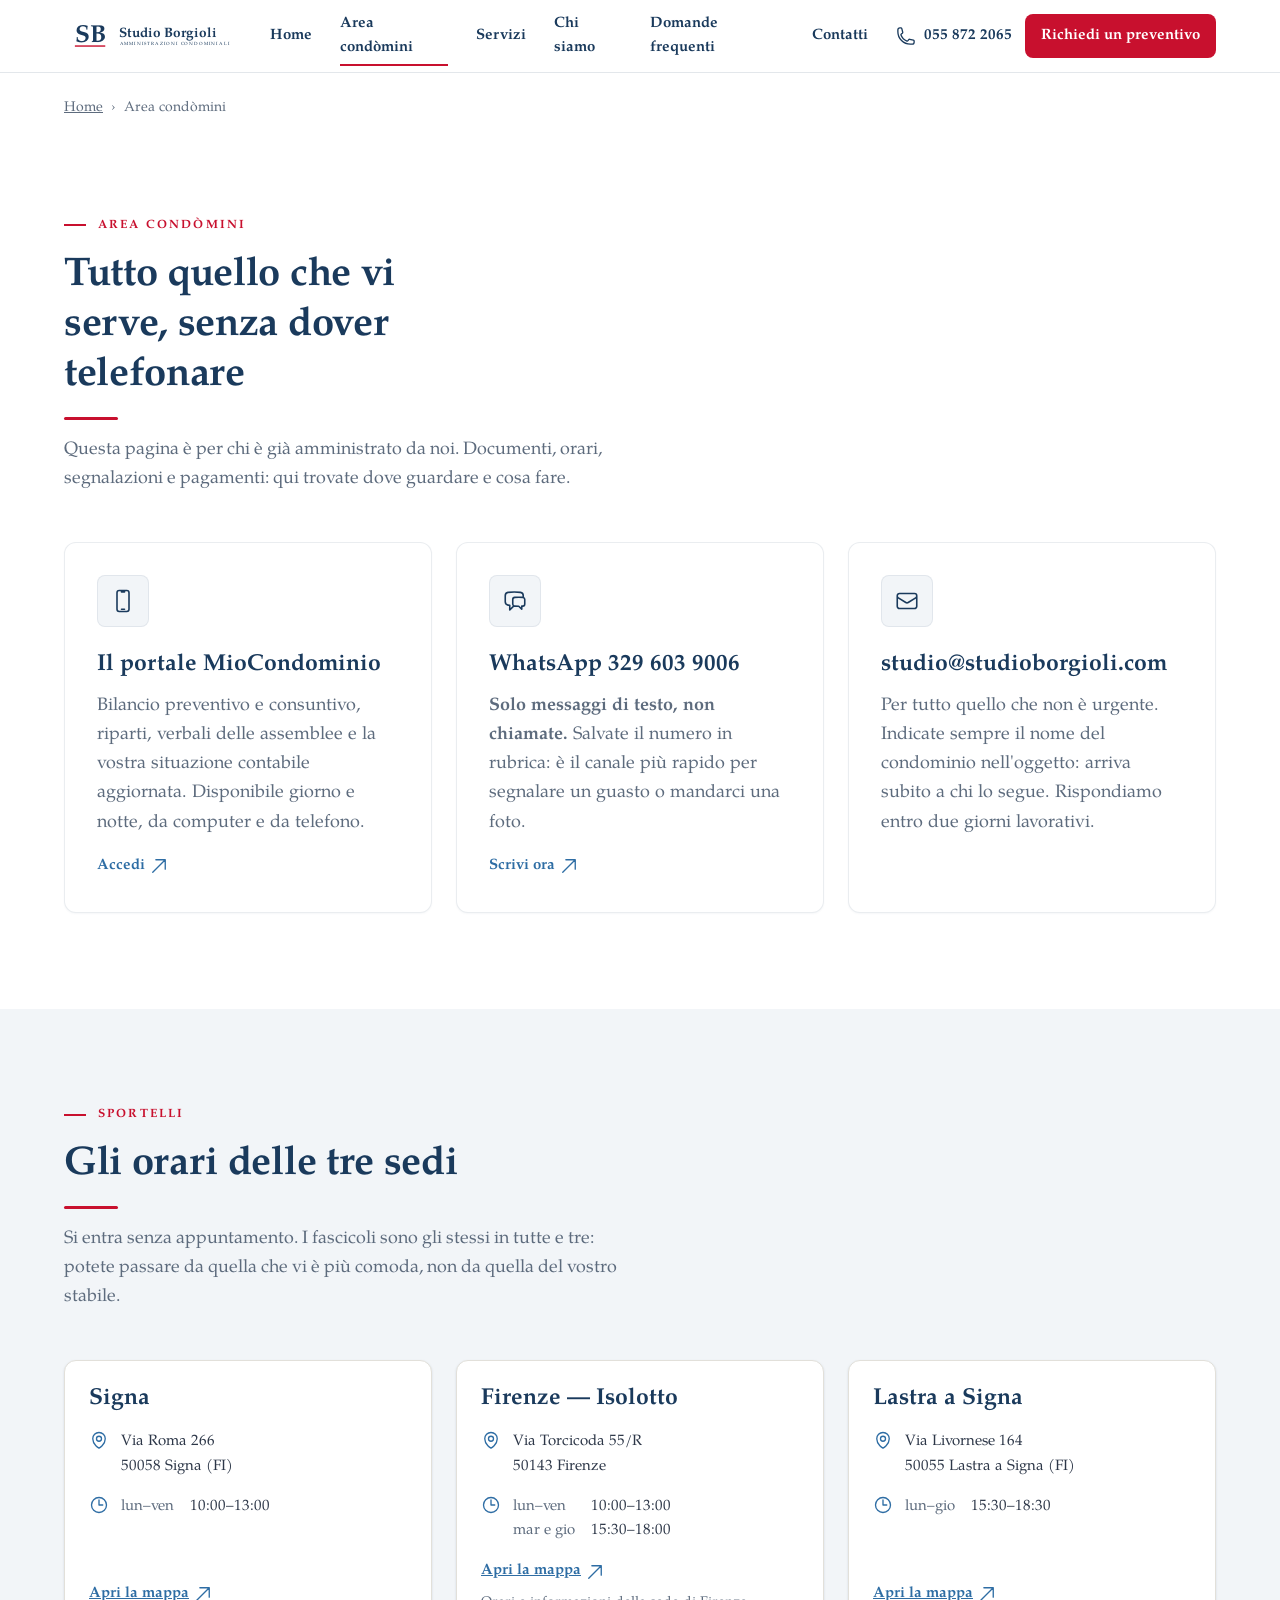
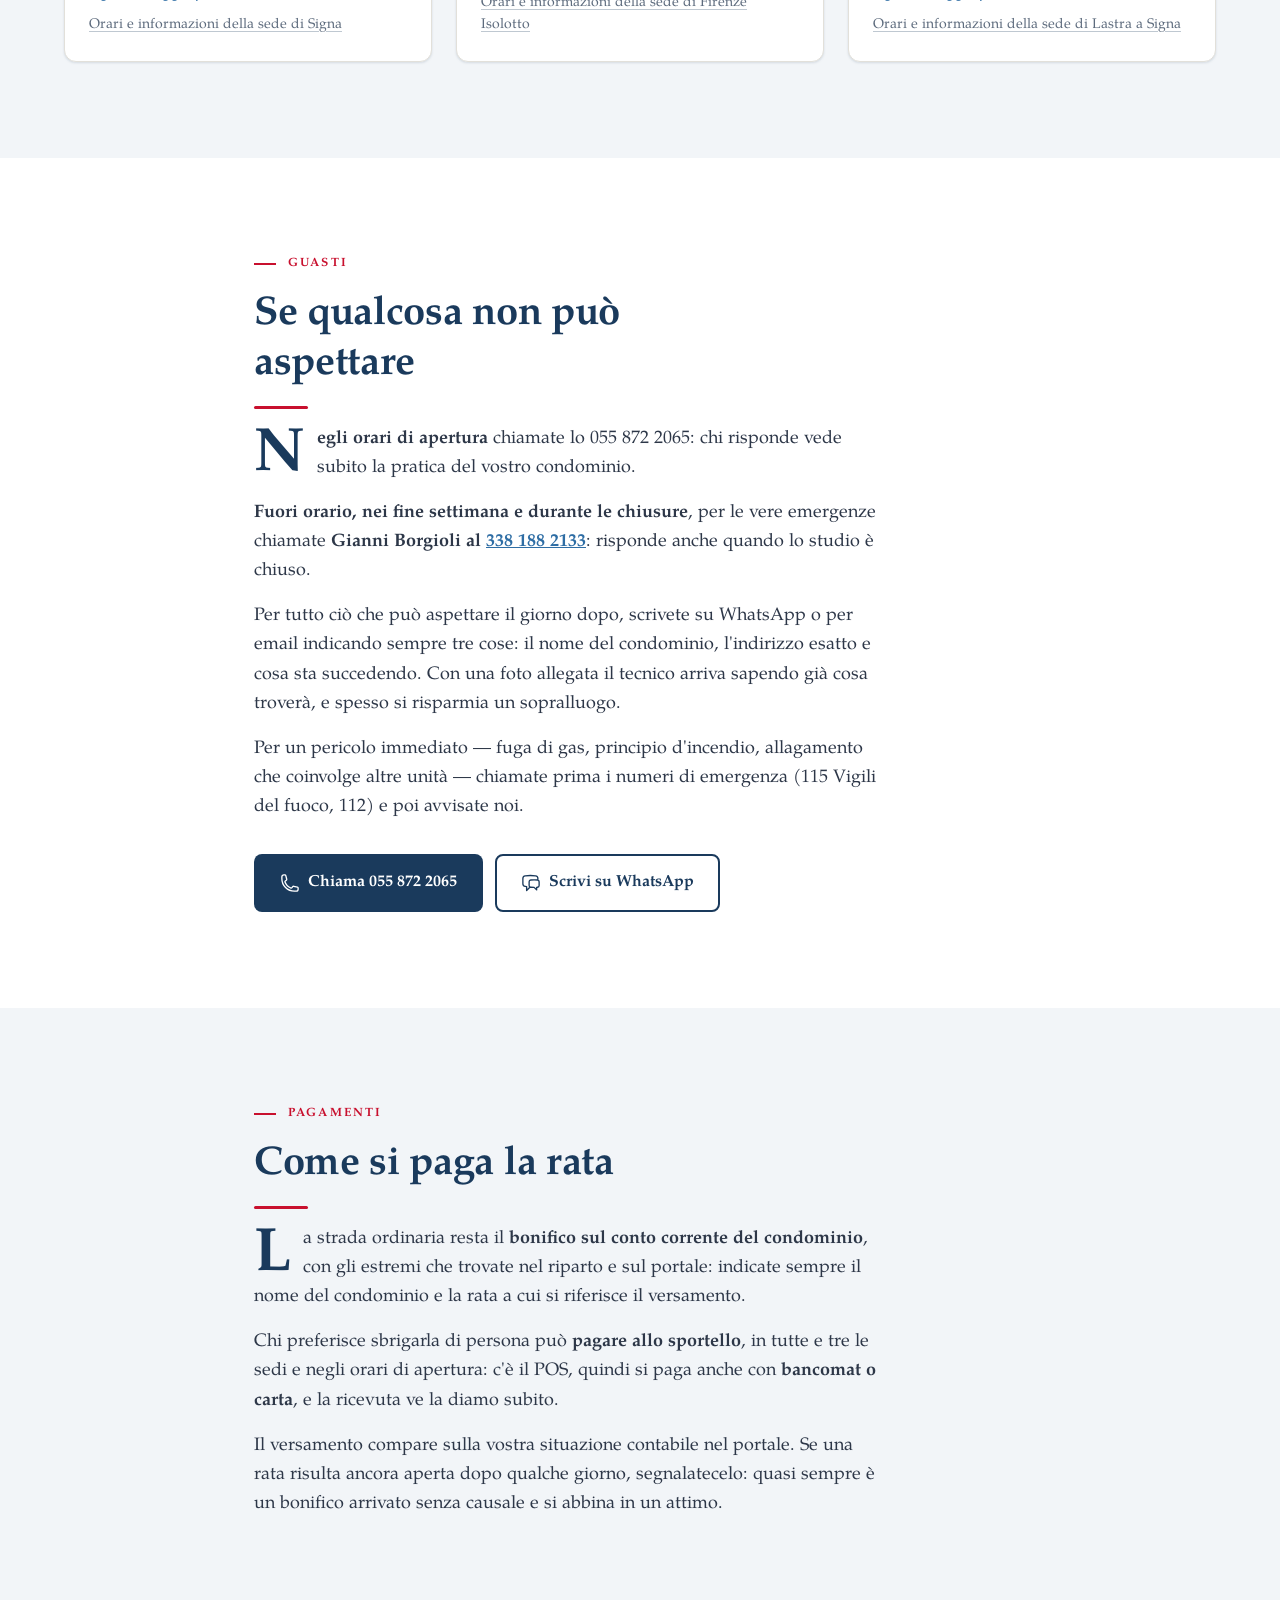
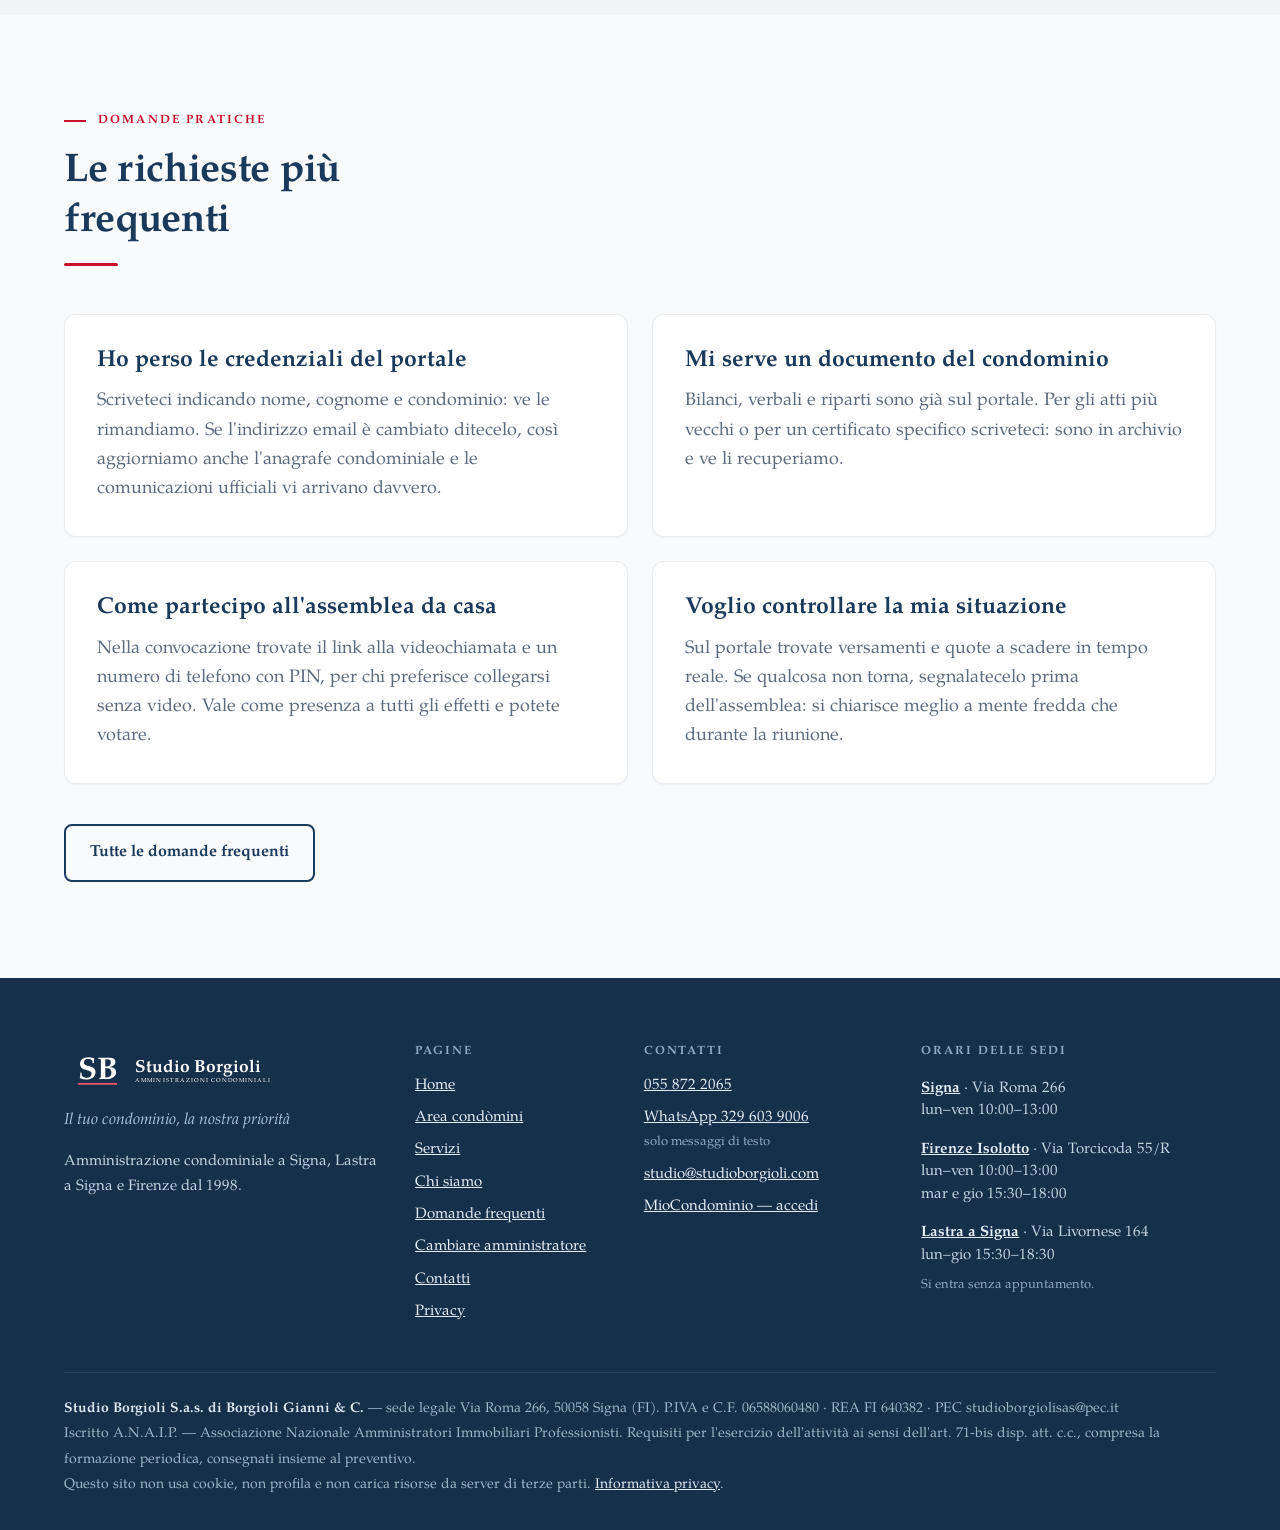
<file: condomini.html>
<!DOCTYPE html>
<html lang="it">
<head>
<meta charset="utf-8">
<meta name="viewport" content="width=device-width, initial-scale=1">
<title>Area condòmini — Studio Borgioli</title>
<meta name="description" content="Per chi è già amministrato dallo Studio Borgioli: accesso a MioCondominio, orari delle tre sedi, WhatsApp per le segnalazioni, cosa fare in caso di guasto urgente.">
<link rel="canonical" href="https://www.studioborgioli.com/condomini.html">
<meta name="theme-color" content="#1A3A5C">
<meta property="og:type" content="website">
<meta property="og:title" content="Area condòmini — Studio Borgioli">
<meta property="og:description" content="Per chi è già amministrato dallo Studio Borgioli: accesso a MioCondominio, orari delle tre sedi, WhatsApp per le segnalazioni, cosa fare in caso di guasto urgente.">
<meta property="og:url" content="https://www.studioborgioli.com/condomini.html">
<meta property="og:locale" content="it_IT">
<meta property="og:site_name" content="Studio Borgioli">
<meta property="og:image" content="https://www.studioborgioli.com/anteprima-social.png">
<meta property="og:image:width" content="1200">
<meta property="og:image:height" content="630">
<meta property="og:image:alt" content="Studio Borgioli — amministrazione condominiale dal 1998">
<meta name="twitter:card" content="summary_large_image">
<link rel="manifest" href="manifest.json">
<link rel="icon" href="icona-192.png" sizes="192x192">
<link rel="apple-touch-icon" href="icona-192.png">
<meta name="application-name" content="Studio Borgioli">
<meta name="apple-mobile-web-app-title" content="Studio Borgioli">
<link rel="preload" href="font/pagella-regular.woff2" as="font" type="font/woff2" crossorigin>
<link rel="preload" href="font/pagella-bold.woff2" as="font" type="font/woff2" crossorigin>
<link rel="stylesheet" href="stile.css?v=2d224412">
<script type="speculationrules">
{"prerender": [{"where": {"href_matches": "/*.html"}, "eagerness": "moderate"}]}
</script>
</head>
<body>
<a class="salta" href="#principale">Vai al contenuto</a>

<header class="navbar">
  <div class="container navbar__row">
    <a class="logo" href="index.html" aria-label="Studio Borgioli, amministrazioni condominiali — torna alla home">
      <svg class="logo__marchio" viewBox="0 0 375 100" aria-hidden="true" focusable="false" preserveAspectRatio="xMinYMid meet">
        <text class="logo__s" x="24" y="63.6">S</text>
        <text class="logo__b" x="57" y="63.6">B</text>
        <rect class="logo__filo" x="24" y="70.6" width="67" height="3.1"/>
        <text class="logo__nome" x="122" y="51.4">Studio Borgioli</text>
        <text class="logo__coda" x="122.5" y="69.4">AMMINISTRAZIONI CONDOMINIALI</text>
      </svg>
      <svg class="logo__mono" viewBox="18 20 79 60" aria-hidden="true" focusable="false"><text class="logo__s" x="24" y="63.6">S</text><text class="logo__b" x="57" y="63.6">B</text><rect class="logo__filo" x="24" y="70.6" width="67" height="3.1"/></svg>
      <span class="logo__testo">Studio Borgioli</span>
    </a>
    <nav class="nav" aria-label="Navigazione principale">
      <a class="nav__link" href="index.html">Home</a><a class="nav__link" href="condomini.html" aria-current="page">Area condòmini</a><a class="nav__link" href="servizi.html">Servizi</a><a class="nav__link" href="chi-siamo.html">Chi siamo</a><a class="nav__link" href="domande.html">Domande frequenti</a><a class="nav__link" href="contatti.html">Contatti</a>
      <a class="nav__tel" href="tel:+390558722065"><svg class="icona icona--sm" viewBox="0 0 24 24" aria-hidden="true" focusable="false"><path stroke-linecap="round" stroke-linejoin="round" d="M2.25 6.75c0 8.284 6.716 15 15 15h2.25a2.25 2.25 0 0 0 2.25-2.25v-1.372c0-.516-.351-.966-.852-1.091l-4.423-1.106c-.44-.11-.902.055-1.173.417l-.97 1.293c-.282.376-.769.542-1.21.38a12.035 12.035 0 0 1-7.143-7.143c-.162-.441.004-.928.38-1.21l1.293-.97c.363-.271.527-.734.417-1.173L6.963 3.102a1.125 1.125 0 0 0-1.091-.852H4.5A2.25 2.25 0 0 0 2.25 4.5v2.25Z"/></svg><span>055 872 2065</span></a>
      <a class="nav__cta" href="amministratore.html"><span class="nav__cta__lungo">Richiedi un preventivo</span><span class="nav__cta__corto">Preventivo</span></a>
    </nav>
  </div>
</header>
<main id="principale">
<div class="container"><nav class="briciole" aria-label="Percorso"><a href="index.html">Home</a><span>›</span>Area condòmini</nav></div>  <section class="section">
    <div class="container">
      <p class="overline">Area condòmini</p>
      <h1 class="section-title">Tutto quello che vi serve, senza dover telefonare</h1>
      <p class="section-lead">Questa pagina è per chi è già amministrato da noi. Documenti,
        orari, segnalazioni e pagamenti: qui trovate dove guardare e cosa fare.</p>
      <div class="grid grid--3" style="margin-top:48px">
        <a class="card card--link reveal" href="https://www.miocondominio.eu" target="_blank" rel="noopener">
          <div class="card__icon"><svg class="icona" viewBox="0 0 24 24" aria-hidden="true" focusable="false"><path stroke-linecap="round" stroke-linejoin="round" d="M10.5 1.5H8.25A2.25 2.25 0 0 0 6 3.75v16.5a2.25 2.25 0 0 0 2.25 2.25h7.5A2.25 2.25 0 0 0 18 20.25V3.75a2.25 2.25 0 0 0-2.25-2.25H13.5m-3 0V3h3V1.5m-3 0h3m-3 18.75h3"/></svg></div>
          <h3>Il portale MioCondominio</h3>
          <p>Bilancio preventivo e consuntivo, riparti, verbali delle assemblee e la vostra
             situazione contabile aggiornata. Disponibile giorno e notte, da computer e da
             telefono.</p>
          <span class="card__more">Accedi <svg class="icona icona--sm" viewBox="0 0 24 24" aria-hidden="true" focusable="false"><path stroke-linecap="round" stroke-linejoin="round" d="m4.5 19.5 15-15m0 0H8.25m11.25 0v11.25"/></svg></span></a>
        <a class="card card--link reveal" href="https://wa.me/393296039006">
          <div class="card__icon"><svg class="icona" viewBox="0 0 24 24" aria-hidden="true" focusable="false"><path stroke-linecap="round" stroke-linejoin="round" d="M20.25 8.511c.884.284 1.5 1.128 1.5 2.097v4.286c0 1.136-.847 2.1-1.98 2.193-.34.027-.68.052-1.02.072v3.091l-3-3c-1.354 0-2.694-.055-4.02-.163a2.115 2.115 0 0 1-.825-.242m9.345-8.334a2.126 2.126 0 0 0-.476-.095 48.64 48.64 0 0 0-8.048 0c-1.131.094-1.976 1.057-1.976 2.192v4.286c0 .837.46 1.58 1.155 1.951m9.345-8.334V6.637c0-1.621-1.152-3.026-2.76-3.235A48.455 48.455 0 0 0 11.25 3c-2.115 0-4.198.137-6.24.402-1.608.209-2.76 1.614-2.76 3.235v6.226c0 1.621 1.152 3.026 2.76 3.235.577.075 1.157.14 1.74.194V21l4.155-4.155"/></svg></div>
          <h3>WhatsApp 329 603 9006</h3>
          <p><strong>Solo messaggi di testo, non chiamate.</strong> Salvate il numero in rubrica:
             è il canale più rapido per segnalare un guasto o mandarci una foto.</p>
          <span class="card__more">Scrivi ora <svg class="icona icona--sm" viewBox="0 0 24 24" aria-hidden="true" focusable="false"><path stroke-linecap="round" stroke-linejoin="round" d="m4.5 19.5 15-15m0 0H8.25m11.25 0v11.25"/></svg></span></a>
        <a class="card card--link reveal" href="mailto:studio@studioborgioli.com">
          <div class="card__icon"><svg class="icona" viewBox="0 0 24 24" aria-hidden="true" focusable="false"><path stroke-linecap="round" stroke-linejoin="round" d="M21.75 6.75v10.5a2.25 2.25 0 0 1-2.25 2.25h-15a2.25 2.25 0 0 1-2.25-2.25V6.75m19.5 0A2.25 2.25 0 0 0 19.5 4.5h-15a2.25 2.25 0 0 0-2.25 2.25m19.5 0v.243a2.25 2.25 0 0 1-1.07 1.916l-7.5 4.615a2.25 2.25 0 0 1-2.36 0L3.32 8.91a2.25 2.25 0 0 1-1.07-1.916V6.75"/></svg></div>
          <h3>studio@studioborgioli.com</h3>
          <p>Per tutto quello che non è urgente. Indicate sempre il nome del condominio
             nell'oggetto: arriva subito a chi lo segue. Rispondiamo entro due giorni
             lavorativi.</p></a>
      </div>
    </div>
  </section>

  <section class="section section--warm">
    <div class="container">
      <p class="overline">Sportelli</p>
      <h2 class="section-title">Gli orari delle tre sedi</h2>
      <p class="section-lead">Si entra senza appuntamento. I fascicoli sono gli stessi in tutte
        e tre: potete passare da quella che vi è più comoda, non da quella del vostro stabile.</p>
      <div style="margin-top:48px"><div class="grid grid--3"><div class="sede reveal">
          <h3>Signa</h3>
          <div class="sede__riga"><svg class="icona icona--sm" viewBox="0 0 24 24" aria-hidden="true" focusable="false"><path stroke-linecap="round" stroke-linejoin="round" d="M15 10.5a3 3 0 1 1-6 0 3 3 0 0 1 6 0Z"/> <path stroke-linecap="round" stroke-linejoin="round" d="M19.5 10.5c0 7.142-7.5 11.25-7.5 11.25S4.5 17.642 4.5 10.5a7.5 7.5 0 1 1 15 0Z"/></svg><div>Via Roma 266<br>50058 Signa (FI)</div></div>
          <div class="sede__riga"><svg class="icona icona--sm" viewBox="0 0 24 24" aria-hidden="true" focusable="false"><path stroke-linecap="round" stroke-linejoin="round" d="M12 6v6h4.5m4.5 0a9 9 0 1 1-18 0 9 9 0 0 1 18 0Z"/></svg><dl class="sede__orari"><div><dt>lun–ven</dt><dd>10:00–13:00</dd></div></dl></div>
          <a class="sede__mappa" href="https://www.google.com/maps/search/?api=1&amp;query=Via+Roma+266%2C+50058+Signa+FI" target="_blank" rel="noopener">Apri la mappa <svg class="icona icona--sm" viewBox="0 0 24 24" aria-hidden="true" focusable="false"><path stroke-linecap="round" stroke-linejoin="round" d="m4.5 19.5 15-15m0 0H8.25m11.25 0v11.25"/></svg></a>
          <a class="sede__pagina" href="sede-signa.html">Orari e informazioni della sede di Signa</a>
        </div><div class="sede reveal">
          <h3>Firenze — Isolotto</h3>
          <div class="sede__riga"><svg class="icona icona--sm" viewBox="0 0 24 24" aria-hidden="true" focusable="false"><path stroke-linecap="round" stroke-linejoin="round" d="M15 10.5a3 3 0 1 1-6 0 3 3 0 0 1 6 0Z"/> <path stroke-linecap="round" stroke-linejoin="round" d="M19.5 10.5c0 7.142-7.5 11.25-7.5 11.25S4.5 17.642 4.5 10.5a7.5 7.5 0 1 1 15 0Z"/></svg><div>Via Torcicoda 55/R<br>50143 Firenze</div></div>
          <div class="sede__riga"><svg class="icona icona--sm" viewBox="0 0 24 24" aria-hidden="true" focusable="false"><path stroke-linecap="round" stroke-linejoin="round" d="M12 6v6h4.5m4.5 0a9 9 0 1 1-18 0 9 9 0 0 1 18 0Z"/></svg><dl class="sede__orari"><div><dt>lun–ven</dt><dd>10:00–13:00</dd></div><div><dt>mar e gio</dt><dd>15:30–18:00</dd></div></dl></div>
          <a class="sede__mappa" href="https://www.google.com/maps/search/?api=1&amp;query=Via+Torcicoda+55%2FR%2C+50143+Firenze" target="_blank" rel="noopener">Apri la mappa <svg class="icona icona--sm" viewBox="0 0 24 24" aria-hidden="true" focusable="false"><path stroke-linecap="round" stroke-linejoin="round" d="m4.5 19.5 15-15m0 0H8.25m11.25 0v11.25"/></svg></a>
          <a class="sede__pagina" href="sede-firenze-isolotto.html">Orari e informazioni della sede di Firenze Isolotto</a>
        </div><div class="sede reveal">
          <h3>Lastra a Signa</h3>
          <div class="sede__riga"><svg class="icona icona--sm" viewBox="0 0 24 24" aria-hidden="true" focusable="false"><path stroke-linecap="round" stroke-linejoin="round" d="M15 10.5a3 3 0 1 1-6 0 3 3 0 0 1 6 0Z"/> <path stroke-linecap="round" stroke-linejoin="round" d="M19.5 10.5c0 7.142-7.5 11.25-7.5 11.25S4.5 17.642 4.5 10.5a7.5 7.5 0 1 1 15 0Z"/></svg><div>Via Livornese 164<br>50055 Lastra a Signa (FI)</div></div>
          <div class="sede__riga"><svg class="icona icona--sm" viewBox="0 0 24 24" aria-hidden="true" focusable="false"><path stroke-linecap="round" stroke-linejoin="round" d="M12 6v6h4.5m4.5 0a9 9 0 1 1-18 0 9 9 0 0 1 18 0Z"/></svg><dl class="sede__orari"><div><dt>lun–gio</dt><dd>15:30–18:30</dd></div></dl></div>
          <a class="sede__mappa" href="https://www.google.com/maps/search/?api=1&amp;query=Via+Livornese+164%2C+50055+Lastra+a+Signa+FI" target="_blank" rel="noopener">Apri la mappa <svg class="icona icona--sm" viewBox="0 0 24 24" aria-hidden="true" focusable="false"><path stroke-linecap="round" stroke-linejoin="round" d="m4.5 19.5 15-15m0 0H8.25m11.25 0v11.25"/></svg></a>
          <a class="sede__pagina" href="sede-lastra-a-signa.html">Orari e informazioni della sede di Lastra a Signa</a>
        </div></div></div>
    </div>
  </section>

  <section class="section">
    <div class="container container--narrow">
      <p class="overline">Guasti</p>
      <h2 class="section-title">Se qualcosa non può aspettare</h2>
      <div class="prosa">
        <p><strong>Negli orari di apertura</strong> chiamate lo 055 872 2065: chi risponde vede
          subito la pratica del vostro condominio.</p>
        <p><strong>Fuori orario, nei fine settimana e durante le chiusure</strong>, per le vere
          emergenze chiamate <strong>Gianni Borgioli al <a href="tel:+393381882133">338 188 2133</a></strong>:
          risponde anche quando lo studio è chiuso.</p>
        <p>Per tutto ciò che può aspettare il giorno dopo, scrivete su WhatsApp o per email
          indicando sempre tre cose: il nome del condominio, l'indirizzo esatto e cosa sta
          succedendo. Con una foto allegata il tecnico arriva sapendo già cosa troverà, e spesso
          si risparmia un sopralluogo.</p>
        <p>Per un pericolo immediato — fuga di gas, principio d'incendio, allagamento che
          coinvolge altre unità — chiamate prima i numeri di emergenza (115 Vigili del fuoco,
          112) e poi avvisate noi.</p>
      </div>
      <div class="hero__actions" style="margin-top:32px">
        <a class="btn btn--primary" href="tel:+390558722065"><svg class="icona icona--sm" viewBox="0 0 24 24" aria-hidden="true" focusable="false"><path stroke-linecap="round" stroke-linejoin="round" d="M2.25 6.75c0 8.284 6.716 15 15 15h2.25a2.25 2.25 0 0 0 2.25-2.25v-1.372c0-.516-.351-.966-.852-1.091l-4.423-1.106c-.44-.11-.902.055-1.173.417l-.97 1.293c-.282.376-.769.542-1.21.38a12.035 12.035 0 0 1-7.143-7.143c-.162-.441.004-.928.38-1.21l1.293-.97c.363-.271.527-.734.417-1.173L6.963 3.102a1.125 1.125 0 0 0-1.091-.852H4.5A2.25 2.25 0 0 0 2.25 4.5v2.25Z"/></svg> Chiama 055 872 2065</a>
        <a class="btn btn--outline" href="https://wa.me/393296039006"><svg class="icona icona--sm" viewBox="0 0 24 24" aria-hidden="true" focusable="false"><path stroke-linecap="round" stroke-linejoin="round" d="M20.25 8.511c.884.284 1.5 1.128 1.5 2.097v4.286c0 1.136-.847 2.1-1.98 2.193-.34.027-.68.052-1.02.072v3.091l-3-3c-1.354 0-2.694-.055-4.02-.163a2.115 2.115 0 0 1-.825-.242m9.345-8.334a2.126 2.126 0 0 0-.476-.095 48.64 48.64 0 0 0-8.048 0c-1.131.094-1.976 1.057-1.976 2.192v4.286c0 .837.46 1.58 1.155 1.951m9.345-8.334V6.637c0-1.621-1.152-3.026-2.76-3.235A48.455 48.455 0 0 0 11.25 3c-2.115 0-4.198.137-6.24.402-1.608.209-2.76 1.614-2.76 3.235v6.226c0 1.621 1.152 3.026 2.76 3.235.577.075 1.157.14 1.74.194V21l4.155-4.155"/></svg> Scrivi su WhatsApp</a>
      </div>
    </div>
  </section>

  <section class="section section--warm">
    <div class="container container--narrow">
      <p class="overline">Pagamenti</p>
      <h2 class="section-title">Come si paga la rata</h2>
      <div class="prosa">
        <p>La strada ordinaria resta il <strong>bonifico sul conto corrente del condominio</strong>,
          con gli estremi che trovate nel riparto e sul portale: indicate sempre il nome del
          condominio e la rata a cui si riferisce il versamento.</p>
        <p>Chi preferisce sbrigarla di persona può <strong>pagare allo sportello</strong>, in tutte
          e tre le sedi e negli orari di apertura: c'è il POS, quindi si paga anche con
          <strong>bancomat o carta</strong>, e la ricevuta ve la diamo subito.</p>
        <p>Il versamento compare sulla vostra situazione contabile nel portale. Se una rata
          risulta ancora aperta dopo qualche giorno, segnalatecelo: quasi sempre è un bonifico
          arrivato senza causale e si abbina in un attimo.</p>
      </div>
    </div>
  </section>

  <section class="section section--soft">
    <div class="container">
      <p class="overline">Domande pratiche</p>
      <h2 class="section-title">Le richieste più frequenti</h2>
      <div class="grid grid--2" style="margin-top:48px">
        <div class="card reveal"><h3>Ho perso le credenziali del portale</h3>
          <p>Scriveteci indicando nome, cognome e condominio: ve le rimandiamo. Se l'indirizzo
             email è cambiato ditecelo, così aggiorniamo anche l'anagrafe condominiale e le
             comunicazioni ufficiali vi arrivano davvero.</p></div>
        <div class="card reveal"><h3>Mi serve un documento del condominio</h3>
          <p>Bilanci, verbali e riparti sono già sul portale. Per gli atti più vecchi o per un
             certificato specifico scriveteci: sono in archivio e ve li recuperiamo.</p></div>
        <div class="card reveal"><h3>Come partecipo all'assemblea da casa</h3>
          <p>Nella convocazione trovate il link alla videochiamata e un numero di telefono con
             PIN, per chi preferisce collegarsi senza video. Vale come presenza a tutti gli
             effetti e potete votare.</p></div>
        <div class="card reveal"><h3>Voglio controllare la mia situazione</h3>
          <p>Sul portale trovate versamenti e quote a scadere in tempo reale. Se qualcosa non
             torna, segnalatecelo prima dell'assemblea: si chiarisce meglio a mente fredda che
             durante la riunione.</p></div>
      </div>
      <p style="margin-top:40px"><a class="btn btn--outline" href="domande.html">Tutte le domande frequenti</a></p>
    </div>
  </section>
  <div class="barra-mobile" aria-label="Contatti rapidi">
    <a class="barra-mobile__voce" href="tel:+390558722065"><svg class="icona icona--sm" viewBox="0 0 24 24" aria-hidden="true" focusable="false"><path stroke-linecap="round" stroke-linejoin="round" d="M2.25 6.75c0 8.284 6.716 15 15 15h2.25a2.25 2.25 0 0 0 2.25-2.25v-1.372c0-.516-.351-.966-.852-1.091l-4.423-1.106c-.44-.11-.902.055-1.173.417l-.97 1.293c-.282.376-.769.542-1.21.38a12.035 12.035 0 0 1-7.143-7.143c-.162-.441.004-.928.38-1.21l1.293-.97c.363-.271.527-.734.417-1.173L6.963 3.102a1.125 1.125 0 0 0-1.091-.852H4.5A2.25 2.25 0 0 0 2.25 4.5v2.25Z"/></svg><span>Chiama</span></a>
    <a class="barra-mobile__voce barra-mobile__voce--wa" href="https://wa.me/393296039006"><svg class="icona icona--sm" viewBox="0 0 24 24" aria-hidden="true" focusable="false"><path stroke-linecap="round" stroke-linejoin="round" d="M20.25 8.511c.884.284 1.5 1.128 1.5 2.097v4.286c0 1.136-.847 2.1-1.98 2.193-.34.027-.68.052-1.02.072v3.091l-3-3c-1.354 0-2.694-.055-4.02-.163a2.115 2.115 0 0 1-.825-.242m9.345-8.334a2.126 2.126 0 0 0-.476-.095 48.64 48.64 0 0 0-8.048 0c-1.131.094-1.976 1.057-1.976 2.192v4.286c0 .837.46 1.58 1.155 1.951m9.345-8.334V6.637c0-1.621-1.152-3.026-2.76-3.235A48.455 48.455 0 0 0 11.25 3c-2.115 0-4.198.137-6.24.402-1.608.209-2.76 1.614-2.76 3.235v6.226c0 1.621 1.152 3.026 2.76 3.235.577.075 1.157.14 1.74.194V21l4.155-4.155"/></svg><span>WhatsApp</span></a>
  </div>
</main>
<footer class="piede">
  <div class="container">
    <div class="piede__grid">
      <div>
        <svg class="piede__marchio" viewBox="0 0 375 100" role="img" aria-label="Studio Borgioli, amministrazioni condominiali">
          <text class="logo__s" x="24" y="63.6">S</text>
          <text class="logo__b" x="57" y="63.6">B</text>
          <rect class="logo__filo" x="24" y="70.6" width="67" height="3.1"/>
          <text class="logo__nome" x="122" y="51.4">Studio Borgioli</text>
          <text class="logo__coda" x="122.5" y="69.4">AMMINISTRAZIONI CONDOMINIALI</text>
        </svg>
        <p class="piede__tagline">Il tuo condominio, la nostra priorità</p>
        <p style="margin-top:16px;font-size:15px">Amministrazione condominiale a Signa,
          Lastra a Signa e Firenze dal 1998.</p>
      </div>
      <div>
        <p class="piede__et">Pagine</p>
        <ul><li><a href="index.html">Home</a></li><li><a href="condomini.html">Area condòmini</a></li><li><a href="servizi.html">Servizi</a></li><li><a href="chi-siamo.html">Chi siamo</a></li><li><a href="domande.html">Domande frequenti</a></li><li><a href="amministratore.html">Cambiare amministratore</a></li><li><a href="contatti.html">Contatti</a></li><li><a href="privacy.html">Privacy</a></li></ul>
      </div>
      <div>
        <p class="piede__et">Contatti</p>
        <ul>
          <li><a href="tel:+390558722065">055 872 2065</a></li>
          <li><a href="https://wa.me/393296039006">WhatsApp 329 603 9006</a><br>
              <span class="piede__min">solo messaggi di testo</span></li>
          <li><a href="mailto:studio@studioborgioli.com">studio@studioborgioli.com</a></li>
          <li><a href="https://www.miocondominio.eu" target="_blank" rel="noopener">MioCondominio — accedi</a></li>
        </ul>
      </div>
      <div>
        <p class="piede__et">Orari delle sedi</p>
        <ul class="piede__orari">
          <li><b><a href="sede-signa.html">Signa</a></b> · Via Roma 266<br>lun–ven 10:00–13:00</li>
          <li><b><a href="sede-firenze-isolotto.html">Firenze Isolotto</a></b> · Via Torcicoda 55/R<br>lun–ven 10:00–13:00<br>mar e gio 15:30–18:00</li>
          <li><b><a href="sede-lastra-a-signa.html">Lastra a Signa</a></b> · Via Livornese 164<br>lun–gio 15:30–18:30</li>
        </ul>
        <p class="piede__min">Si entra senza appuntamento.</p>
      </div>
    </div>
      <p class="piede__legale">
        <strong>Studio Borgioli S.a.s. di Borgioli Gianni &amp; C.</strong> — sede legale
        Via Roma 266, 50058 Signa (FI).
        P.IVA e C.F. 06588060480 · REA FI 640382 · PEC studioborgiolisas@pec.it<br>
        Iscritto A.N.A.I.P. — Associazione Nazionale Amministratori Immobiliari Professionisti.
        Requisiti per l'esercizio dell'attività ai sensi dell'art. 71-bis disp. att. c.c.,
        compresa la formazione periodica, consegnati insieme al preventivo.<br>
        Questo sito non usa cookie, non profila e non carica risorse da server di terze parti.
        <a href="privacy.html">Informativa privacy</a>.
      </p>
  </div>
</footer>
<script src="script.js?v=2d224412" defer></script>
<script type="application/ld+json">{
 "@context": "https://schema.org",
 "@type": "BreadcrumbList",
 "itemListElement": [
  {
   "@type": "ListItem",
   "position": 1,
   "name": "Home",
   "item": "https://www.studioborgioli.com/"
  },
  {
   "@type": "ListItem",
   "position": 2,
   "name": "Area condòmini",
   "item": "https://www.studioborgioli.com/condomini.html"
  }
 ]
}</script>
</body>
</html>
</file>
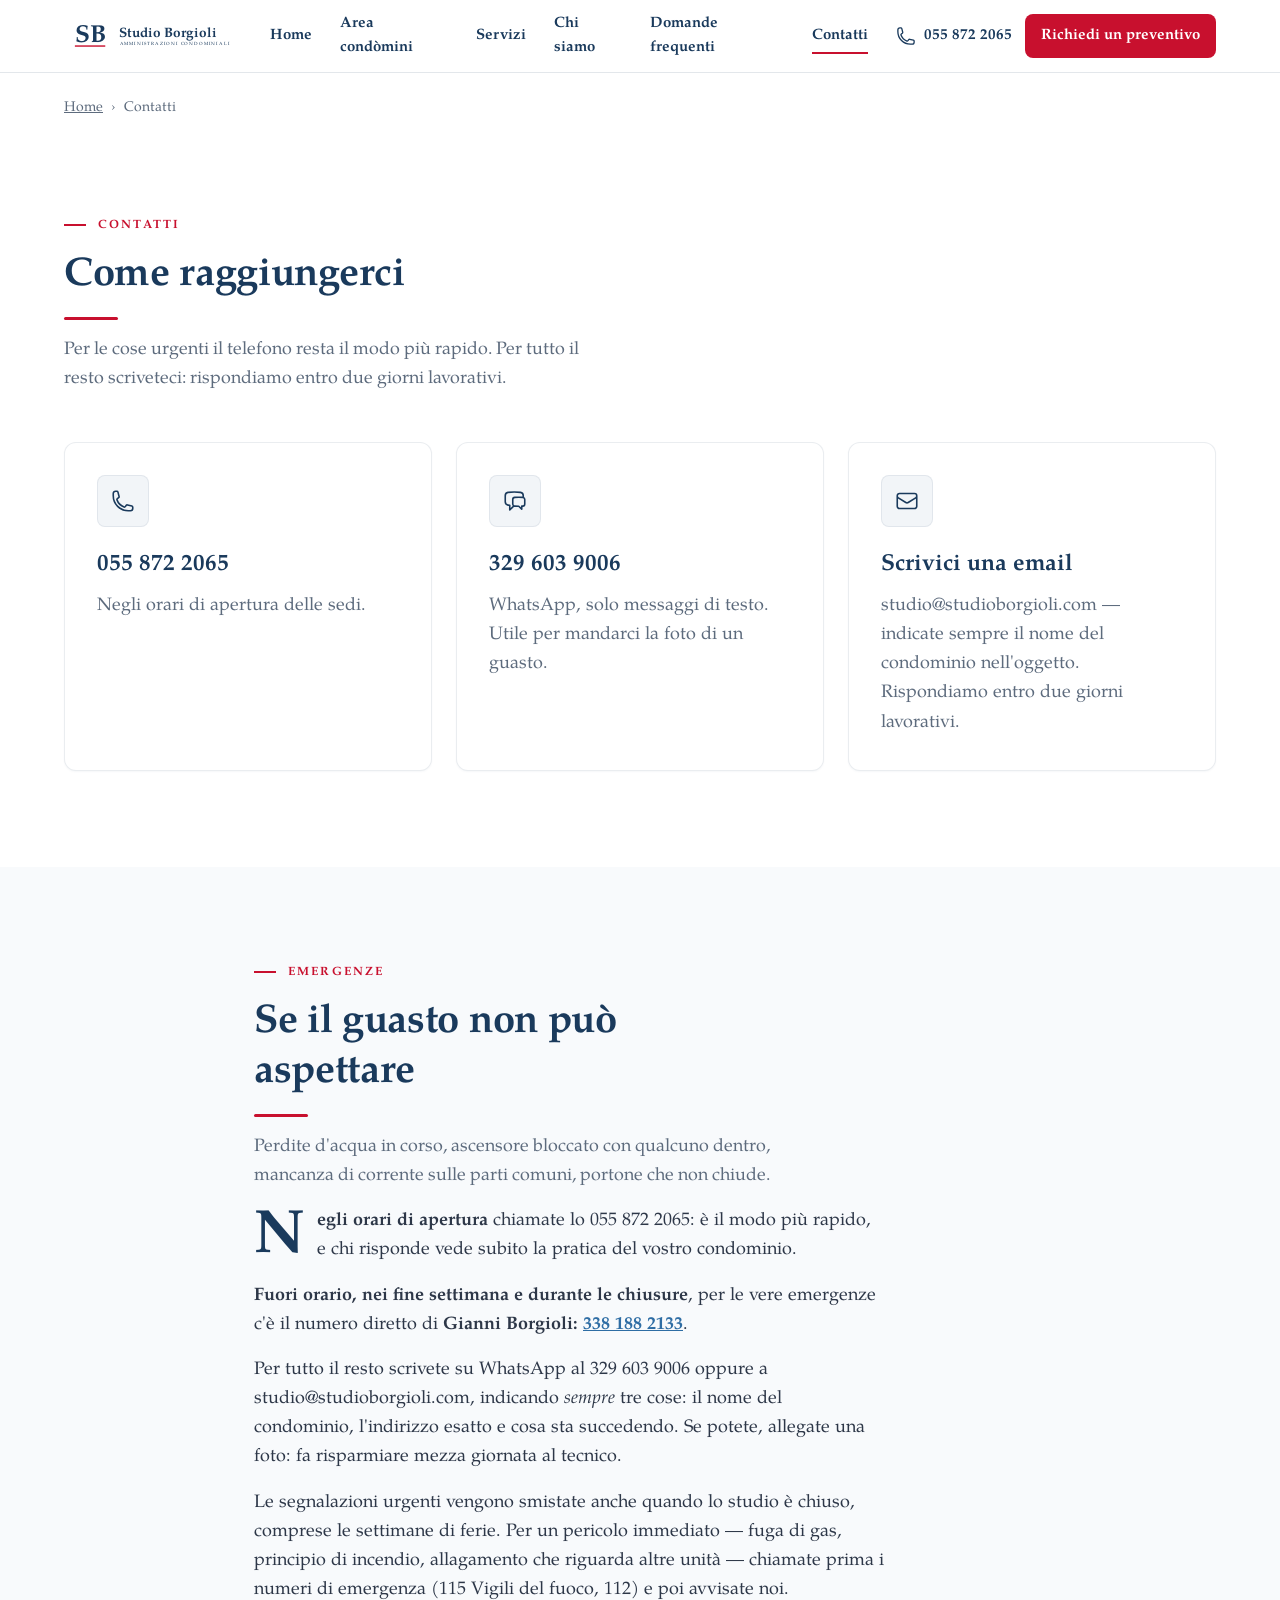
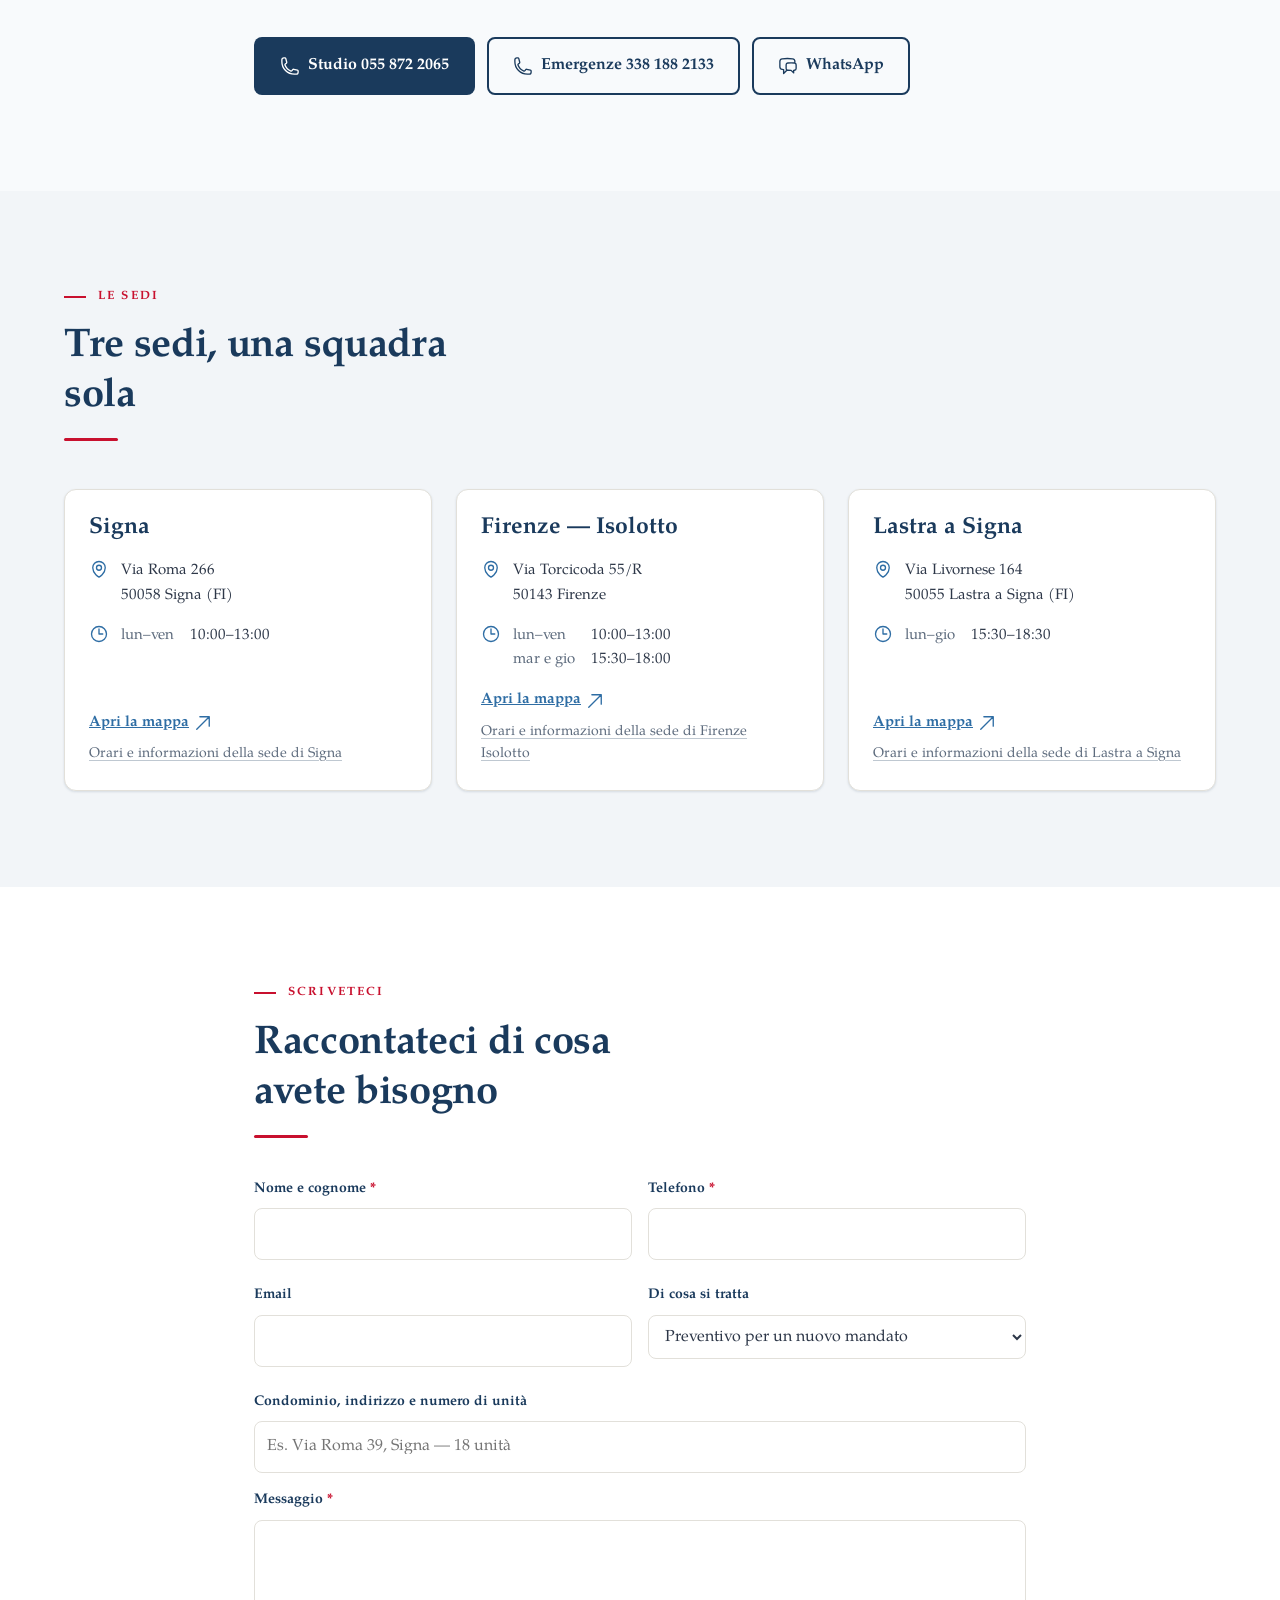
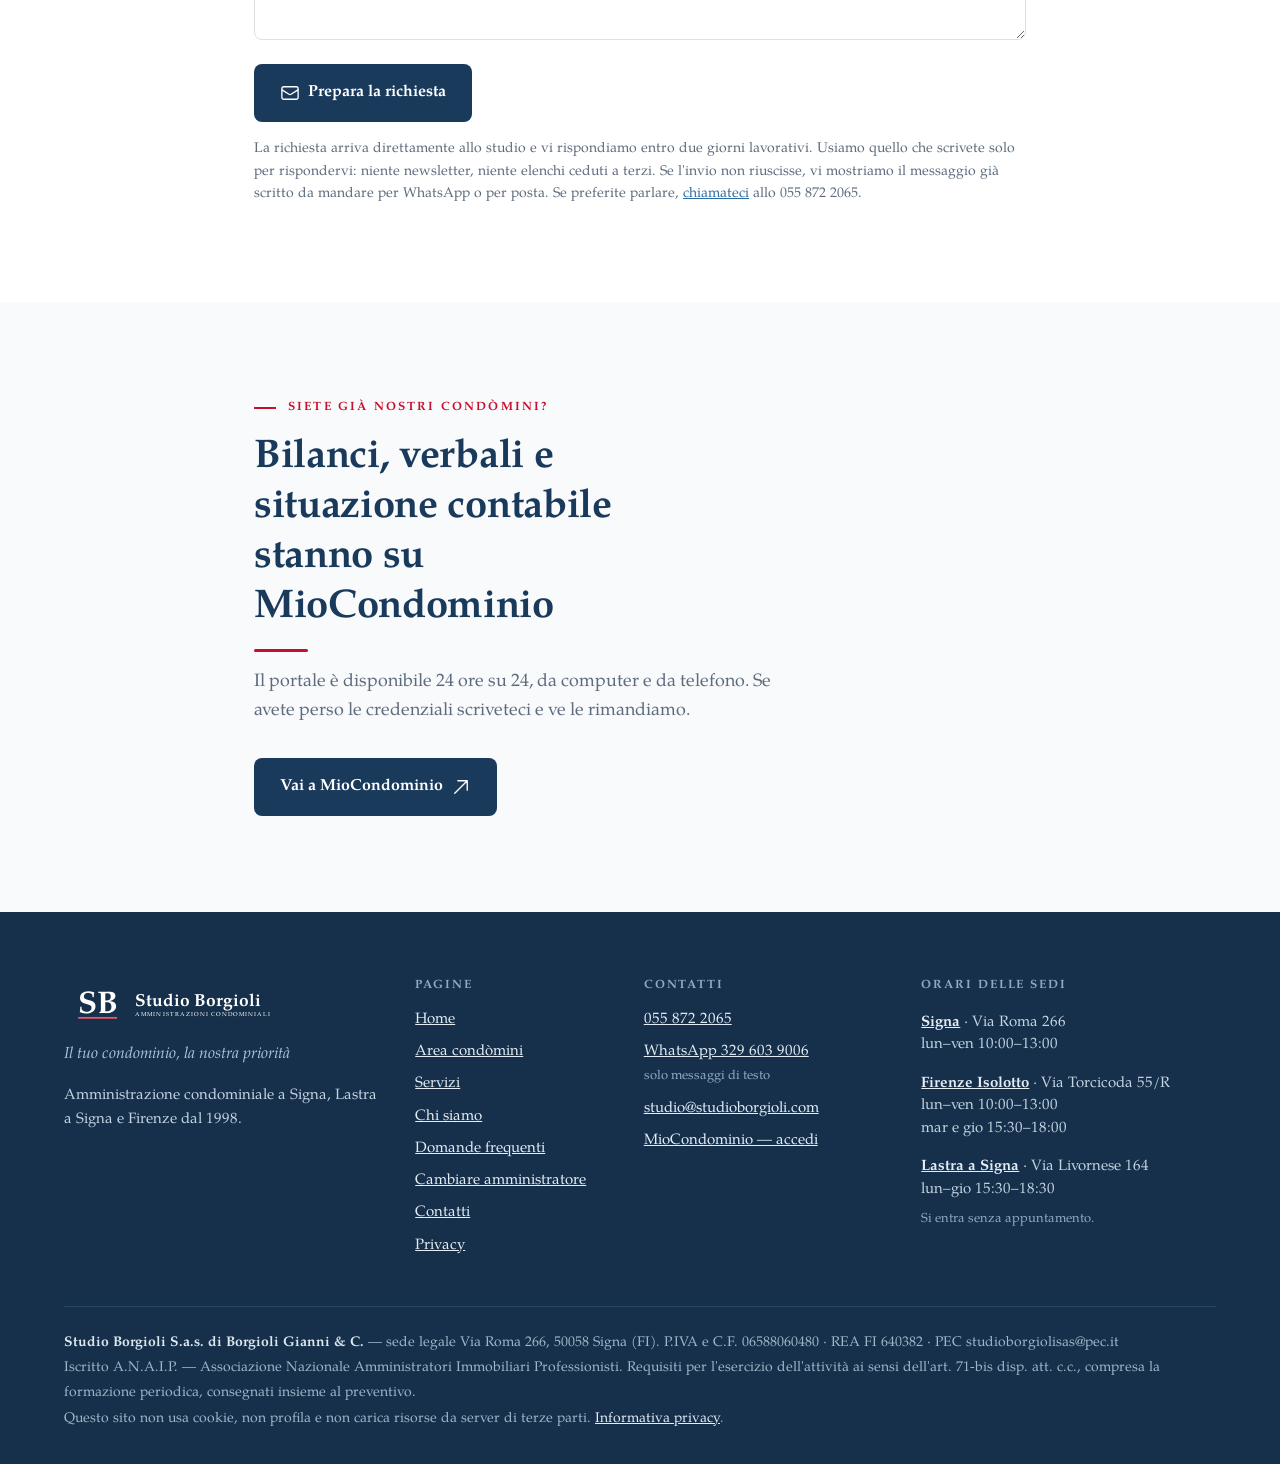
<file: contatti.html>
<!DOCTYPE html>
<html lang="it">
<head>
<meta charset="utf-8">
<meta name="viewport" content="width=device-width, initial-scale=1">
<title>Contatti e sedi — Studio Borgioli, Signa, Lastra a Signa e Firenze</title>
<meta name="description" content="Telefono, WhatsApp, email e orari delle tre sedi dello Studio Borgioli: Signa, Lastra a Signa e Firenze Isolotto. Scriveteci per un preventivo o una segnalazione.">
<link rel="canonical" href="https://www.studioborgioli.com/contatti.html">
<meta name="theme-color" content="#1A3A5C">
<meta property="og:type" content="website">
<meta property="og:title" content="Contatti e sedi — Studio Borgioli, Signa, Lastra a Signa e Firenze">
<meta property="og:description" content="Telefono, WhatsApp, email e orari delle tre sedi dello Studio Borgioli: Signa, Lastra a Signa e Firenze Isolotto. Scriveteci per un preventivo o una segnalazione.">
<meta property="og:url" content="https://www.studioborgioli.com/contatti.html">
<meta property="og:locale" content="it_IT">
<meta property="og:site_name" content="Studio Borgioli">
<meta property="og:image" content="https://www.studioborgioli.com/anteprima-social.png">
<meta property="og:image:width" content="1200">
<meta property="og:image:height" content="630">
<meta property="og:image:alt" content="Studio Borgioli — amministrazione condominiale dal 1998">
<meta name="twitter:card" content="summary_large_image">
<link rel="manifest" href="manifest.json">
<link rel="icon" href="icona-192.png" sizes="192x192">
<link rel="apple-touch-icon" href="icona-192.png">
<meta name="application-name" content="Studio Borgioli">
<meta name="apple-mobile-web-app-title" content="Studio Borgioli">
<link rel="preload" href="font/pagella-regular.woff2" as="font" type="font/woff2" crossorigin>
<link rel="preload" href="font/pagella-bold.woff2" as="font" type="font/woff2" crossorigin>
<link rel="stylesheet" href="stile.css?v=2d224412">
<script type="speculationrules">
{"prerender": [{"where": {"href_matches": "/*.html"}, "eagerness": "moderate"}]}
</script>
</head>
<body>
<a class="salta" href="#principale">Vai al contenuto</a>

<header class="navbar">
  <div class="container navbar__row">
    <a class="logo" href="index.html" aria-label="Studio Borgioli, amministrazioni condominiali — torna alla home">
      <svg class="logo__marchio" viewBox="0 0 375 100" aria-hidden="true" focusable="false" preserveAspectRatio="xMinYMid meet">
        <text class="logo__s" x="24" y="63.6">S</text>
        <text class="logo__b" x="57" y="63.6">B</text>
        <rect class="logo__filo" x="24" y="70.6" width="67" height="3.1"/>
        <text class="logo__nome" x="122" y="51.4">Studio Borgioli</text>
        <text class="logo__coda" x="122.5" y="69.4">AMMINISTRAZIONI CONDOMINIALI</text>
      </svg>
      <svg class="logo__mono" viewBox="18 20 79 60" aria-hidden="true" focusable="false"><text class="logo__s" x="24" y="63.6">S</text><text class="logo__b" x="57" y="63.6">B</text><rect class="logo__filo" x="24" y="70.6" width="67" height="3.1"/></svg>
      <span class="logo__testo">Studio Borgioli</span>
    </a>
    <nav class="nav" aria-label="Navigazione principale">
      <a class="nav__link" href="index.html">Home</a><a class="nav__link" href="condomini.html">Area condòmini</a><a class="nav__link" href="servizi.html">Servizi</a><a class="nav__link" href="chi-siamo.html">Chi siamo</a><a class="nav__link" href="domande.html">Domande frequenti</a><a class="nav__link" href="contatti.html" aria-current="page">Contatti</a>
      <a class="nav__tel" href="tel:+390558722065"><svg class="icona icona--sm" viewBox="0 0 24 24" aria-hidden="true" focusable="false"><path stroke-linecap="round" stroke-linejoin="round" d="M2.25 6.75c0 8.284 6.716 15 15 15h2.25a2.25 2.25 0 0 0 2.25-2.25v-1.372c0-.516-.351-.966-.852-1.091l-4.423-1.106c-.44-.11-.902.055-1.173.417l-.97 1.293c-.282.376-.769.542-1.21.38a12.035 12.035 0 0 1-7.143-7.143c-.162-.441.004-.928.38-1.21l1.293-.97c.363-.271.527-.734.417-1.173L6.963 3.102a1.125 1.125 0 0 0-1.091-.852H4.5A2.25 2.25 0 0 0 2.25 4.5v2.25Z"/></svg><span>055 872 2065</span></a>
      <a class="nav__cta" href="amministratore.html"><span class="nav__cta__lungo">Richiedi un preventivo</span><span class="nav__cta__corto">Preventivo</span></a>
    </nav>
  </div>
</header>
<main id="principale">
<div class="container"><nav class="briciole" aria-label="Percorso"><a href="index.html">Home</a><span>›</span>Contatti</nav></div>  <section class="section">
    <div class="container">
      <p class="overline">Contatti</p>
      <h1 class="section-title">Come raggiungerci</h1>
      <p class="section-lead">Per le cose urgenti il telefono resta il modo più rapido. Per tutto
        il resto scriveteci: rispondiamo entro due giorni lavorativi.</p>
      <div class="grid grid--3" style="margin-top:48px">
        <a class="card card--link reveal" href="tel:+390558722065">
          <div class="card__icon"><svg class="icona" viewBox="0 0 24 24" aria-hidden="true" focusable="false"><path stroke-linecap="round" stroke-linejoin="round" d="M2.25 6.75c0 8.284 6.716 15 15 15h2.25a2.25 2.25 0 0 0 2.25-2.25v-1.372c0-.516-.351-.966-.852-1.091l-4.423-1.106c-.44-.11-.902.055-1.173.417l-.97 1.293c-.282.376-.769.542-1.21.38a12.035 12.035 0 0 1-7.143-7.143c-.162-.441.004-.928.38-1.21l1.293-.97c.363-.271.527-.734.417-1.173L6.963 3.102a1.125 1.125 0 0 0-1.091-.852H4.5A2.25 2.25 0 0 0 2.25 4.5v2.25Z"/></svg></div><h3>055 872 2065</h3>
          <p>Negli orari di apertura delle sedi.</p></a>
        <a class="card card--link reveal" href="https://wa.me/393296039006">
          <div class="card__icon"><svg class="icona" viewBox="0 0 24 24" aria-hidden="true" focusable="false"><path stroke-linecap="round" stroke-linejoin="round" d="M20.25 8.511c.884.284 1.5 1.128 1.5 2.097v4.286c0 1.136-.847 2.1-1.98 2.193-.34.027-.68.052-1.02.072v3.091l-3-3c-1.354 0-2.694-.055-4.02-.163a2.115 2.115 0 0 1-.825-.242m9.345-8.334a2.126 2.126 0 0 0-.476-.095 48.64 48.64 0 0 0-8.048 0c-1.131.094-1.976 1.057-1.976 2.192v4.286c0 .837.46 1.58 1.155 1.951m9.345-8.334V6.637c0-1.621-1.152-3.026-2.76-3.235A48.455 48.455 0 0 0 11.25 3c-2.115 0-4.198.137-6.24.402-1.608.209-2.76 1.614-2.76 3.235v6.226c0 1.621 1.152 3.026 2.76 3.235.577.075 1.157.14 1.74.194V21l4.155-4.155"/></svg></div><h3>329 603 9006</h3>
          <p>WhatsApp, solo messaggi di testo. Utile per mandarci la foto di un guasto.</p></a>
        <a class="card card--link reveal" href="mailto:studio@studioborgioli.com">
          <div class="card__icon"><svg class="icona" viewBox="0 0 24 24" aria-hidden="true" focusable="false"><path stroke-linecap="round" stroke-linejoin="round" d="M21.75 6.75v10.5a2.25 2.25 0 0 1-2.25 2.25h-15a2.25 2.25 0 0 1-2.25-2.25V6.75m19.5 0A2.25 2.25 0 0 0 19.5 4.5h-15a2.25 2.25 0 0 0-2.25 2.25m19.5 0v.243a2.25 2.25 0 0 1-1.07 1.916l-7.5 4.615a2.25 2.25 0 0 1-2.36 0L3.32 8.91a2.25 2.25 0 0 1-1.07-1.916V6.75"/></svg></div><h3>Scrivici una email</h3>
          <p>studio@studioborgioli.com — indicate sempre il nome del condominio nell'oggetto. Rispondiamo entro due giorni lavorativi.</p></a>
      </div>
    </div>
  </section>

  <section class="section section--soft">
    <div class="container container--narrow">
      <p class="overline">Emergenze</p>
      <h2 class="section-title">Se il guasto non può aspettare</h2>
      <p class="section-lead">Perdite d'acqua in corso, ascensore bloccato con qualcuno
        dentro, mancanza di corrente sulle parti comuni, portone che non chiude.</p>
      <div class="prosa">
        <p><strong>Negli orari di apertura</strong> chiamate lo 055 872 2065: è il modo più
          rapido, e chi risponde vede subito la pratica del vostro condominio.</p>
        <p><strong>Fuori orario, nei fine settimana e durante le chiusure</strong>, per le vere
          emergenze c'è il numero diretto di <strong>Gianni Borgioli:
          <a href="tel:+393381882133">338 188 2133</a></strong>.</p>
        <p>Per tutto il resto scrivete su WhatsApp al 329 603 9006 oppure a studio@studioborgioli.com, indicando
          <em>sempre</em> tre cose: il nome del condominio, l'indirizzo esatto e cosa sta
          succedendo. Se potete, allegate una foto: fa risparmiare mezza giornata al tecnico.</p>
        <p>Le segnalazioni urgenti vengono smistate anche quando lo studio è chiuso, comprese
          le settimane di ferie. Per un pericolo immediato — fuga di gas, principio di
          incendio, allagamento che riguarda altre unità — chiamate prima i numeri di
          emergenza (115 Vigili del fuoco, 112) e poi avvisate noi.</p>
      </div>
      <div class="hero__actions" style="margin-top:32px">
        <a class="btn btn--primary" href="tel:+390558722065"><svg class="icona icona--sm" viewBox="0 0 24 24" aria-hidden="true" focusable="false"><path stroke-linecap="round" stroke-linejoin="round" d="M2.25 6.75c0 8.284 6.716 15 15 15h2.25a2.25 2.25 0 0 0 2.25-2.25v-1.372c0-.516-.351-.966-.852-1.091l-4.423-1.106c-.44-.11-.902.055-1.173.417l-.97 1.293c-.282.376-.769.542-1.21.38a12.035 12.035 0 0 1-7.143-7.143c-.162-.441.004-.928.38-1.21l1.293-.97c.363-.271.527-.734.417-1.173L6.963 3.102a1.125 1.125 0 0 0-1.091-.852H4.5A2.25 2.25 0 0 0 2.25 4.5v2.25Z"/></svg> Studio 055 872 2065</a>
        <a class="btn btn--outline" href="tel:+393381882133"><svg class="icona icona--sm" viewBox="0 0 24 24" aria-hidden="true" focusable="false"><path stroke-linecap="round" stroke-linejoin="round" d="M2.25 6.75c0 8.284 6.716 15 15 15h2.25a2.25 2.25 0 0 0 2.25-2.25v-1.372c0-.516-.351-.966-.852-1.091l-4.423-1.106c-.44-.11-.902.055-1.173.417l-.97 1.293c-.282.376-.769.542-1.21.38a12.035 12.035 0 0 1-7.143-7.143c-.162-.441.004-.928.38-1.21l1.293-.97c.363-.271.527-.734.417-1.173L6.963 3.102a1.125 1.125 0 0 0-1.091-.852H4.5A2.25 2.25 0 0 0 2.25 4.5v2.25Z"/></svg> Emergenze 338 188 2133</a>
        <a class="btn btn--outline" href="https://wa.me/393296039006"><svg class="icona icona--sm" viewBox="0 0 24 24" aria-hidden="true" focusable="false"><path stroke-linecap="round" stroke-linejoin="round" d="M20.25 8.511c.884.284 1.5 1.128 1.5 2.097v4.286c0 1.136-.847 2.1-1.98 2.193-.34.027-.68.052-1.02.072v3.091l-3-3c-1.354 0-2.694-.055-4.02-.163a2.115 2.115 0 0 1-.825-.242m9.345-8.334a2.126 2.126 0 0 0-.476-.095 48.64 48.64 0 0 0-8.048 0c-1.131.094-1.976 1.057-1.976 2.192v4.286c0 .837.46 1.58 1.155 1.951m9.345-8.334V6.637c0-1.621-1.152-3.026-2.76-3.235A48.455 48.455 0 0 0 11.25 3c-2.115 0-4.198.137-6.24.402-1.608.209-2.76 1.614-2.76 3.235v6.226c0 1.621 1.152 3.026 2.76 3.235.577.075 1.157.14 1.74.194V21l4.155-4.155"/></svg> WhatsApp</a>
      </div>
    </div>
  </section>

  <section class="section section--warm">
    <div class="container">
      <p class="overline">Le sedi</p>
      <h2 class="section-title">Tre sedi, una squadra sola</h2>
      <div style="margin-top:48px"><div class="grid grid--3"><div class="sede reveal">
          <h3>Signa</h3>
          <div class="sede__riga"><svg class="icona icona--sm" viewBox="0 0 24 24" aria-hidden="true" focusable="false"><path stroke-linecap="round" stroke-linejoin="round" d="M15 10.5a3 3 0 1 1-6 0 3 3 0 0 1 6 0Z"/> <path stroke-linecap="round" stroke-linejoin="round" d="M19.5 10.5c0 7.142-7.5 11.25-7.5 11.25S4.5 17.642 4.5 10.5a7.5 7.5 0 1 1 15 0Z"/></svg><div>Via Roma 266<br>50058 Signa (FI)</div></div>
          <div class="sede__riga"><svg class="icona icona--sm" viewBox="0 0 24 24" aria-hidden="true" focusable="false"><path stroke-linecap="round" stroke-linejoin="round" d="M12 6v6h4.5m4.5 0a9 9 0 1 1-18 0 9 9 0 0 1 18 0Z"/></svg><dl class="sede__orari"><div><dt>lun–ven</dt><dd>10:00–13:00</dd></div></dl></div>
          <a class="sede__mappa" href="https://www.google.com/maps/search/?api=1&amp;query=Via+Roma+266%2C+50058+Signa+FI" target="_blank" rel="noopener">Apri la mappa <svg class="icona icona--sm" viewBox="0 0 24 24" aria-hidden="true" focusable="false"><path stroke-linecap="round" stroke-linejoin="round" d="m4.5 19.5 15-15m0 0H8.25m11.25 0v11.25"/></svg></a>
          <a class="sede__pagina" href="sede-signa.html">Orari e informazioni della sede di Signa</a>
        </div><div class="sede reveal">
          <h3>Firenze — Isolotto</h3>
          <div class="sede__riga"><svg class="icona icona--sm" viewBox="0 0 24 24" aria-hidden="true" focusable="false"><path stroke-linecap="round" stroke-linejoin="round" d="M15 10.5a3 3 0 1 1-6 0 3 3 0 0 1 6 0Z"/> <path stroke-linecap="round" stroke-linejoin="round" d="M19.5 10.5c0 7.142-7.5 11.25-7.5 11.25S4.5 17.642 4.5 10.5a7.5 7.5 0 1 1 15 0Z"/></svg><div>Via Torcicoda 55/R<br>50143 Firenze</div></div>
          <div class="sede__riga"><svg class="icona icona--sm" viewBox="0 0 24 24" aria-hidden="true" focusable="false"><path stroke-linecap="round" stroke-linejoin="round" d="M12 6v6h4.5m4.5 0a9 9 0 1 1-18 0 9 9 0 0 1 18 0Z"/></svg><dl class="sede__orari"><div><dt>lun–ven</dt><dd>10:00–13:00</dd></div><div><dt>mar e gio</dt><dd>15:30–18:00</dd></div></dl></div>
          <a class="sede__mappa" href="https://www.google.com/maps/search/?api=1&amp;query=Via+Torcicoda+55%2FR%2C+50143+Firenze" target="_blank" rel="noopener">Apri la mappa <svg class="icona icona--sm" viewBox="0 0 24 24" aria-hidden="true" focusable="false"><path stroke-linecap="round" stroke-linejoin="round" d="m4.5 19.5 15-15m0 0H8.25m11.25 0v11.25"/></svg></a>
          <a class="sede__pagina" href="sede-firenze-isolotto.html">Orari e informazioni della sede di Firenze Isolotto</a>
        </div><div class="sede reveal">
          <h3>Lastra a Signa</h3>
          <div class="sede__riga"><svg class="icona icona--sm" viewBox="0 0 24 24" aria-hidden="true" focusable="false"><path stroke-linecap="round" stroke-linejoin="round" d="M15 10.5a3 3 0 1 1-6 0 3 3 0 0 1 6 0Z"/> <path stroke-linecap="round" stroke-linejoin="round" d="M19.5 10.5c0 7.142-7.5 11.25-7.5 11.25S4.5 17.642 4.5 10.5a7.5 7.5 0 1 1 15 0Z"/></svg><div>Via Livornese 164<br>50055 Lastra a Signa (FI)</div></div>
          <div class="sede__riga"><svg class="icona icona--sm" viewBox="0 0 24 24" aria-hidden="true" focusable="false"><path stroke-linecap="round" stroke-linejoin="round" d="M12 6v6h4.5m4.5 0a9 9 0 1 1-18 0 9 9 0 0 1 18 0Z"/></svg><dl class="sede__orari"><div><dt>lun–gio</dt><dd>15:30–18:30</dd></div></dl></div>
          <a class="sede__mappa" href="https://www.google.com/maps/search/?api=1&amp;query=Via+Livornese+164%2C+50055+Lastra+a+Signa+FI" target="_blank" rel="noopener">Apri la mappa <svg class="icona icona--sm" viewBox="0 0 24 24" aria-hidden="true" focusable="false"><path stroke-linecap="round" stroke-linejoin="round" d="m4.5 19.5 15-15m0 0H8.25m11.25 0v11.25"/></svg></a>
          <a class="sede__pagina" href="sede-lastra-a-signa.html">Orari e informazioni della sede di Lastra a Signa</a>
        </div></div></div>
    </div>
  </section>

  <section class="section">
    <div class="container container--narrow">
      <p class="overline">Scriveteci</p>
      <h2 class="section-title">Raccontateci di cosa avete bisogno</h2>
      <div style="margin-top:40px"><form class="form" id="form-contatti" novalidate>
  <div class="form__riga">
    <div class="campo">
      <label for="f-nome">Nome e cognome <span class="req" aria-hidden="true">*</span></label>
      <input id="f-nome" name="nome" type="text" autocomplete="name" required>
      <p class="campo__errore" id="e-nome" role="alert"></p>
    </div>
    <div class="campo">
      <label for="f-tel">Telefono <span class="req" aria-hidden="true">*</span></label>
      <input id="f-tel" name="telefono" type="tel" autocomplete="tel" required>
      <p class="campo__errore" id="e-tel" role="alert"></p>
    </div>
  </div>
  <div class="form__riga">
    <div class="campo">
      <label for="f-email">Email</label>
      <input id="f-email" name="email" type="email" autocomplete="email">
      <p class="campo__errore" id="e-email" role="alert"></p>
    </div>
    <div class="campo">
      <label for="f-tipo">Di cosa si tratta</label>
      <select id="f-tipo" name="tipo">
        <option>Preventivo per un nuovo mandato</option>
        <option>Informazioni generali</option>
        <option>Sono già un condòmino</option>
        <option>Segnalazione urgente</option>
        <option>Altro</option>
      </select>
    </div>
  </div>
  <div class="campo">
    <label for="f-cond">Condominio, indirizzo e numero di unità</label>
    <input id="f-cond" name="condominio" type="text" placeholder="Es. Via Roma 39, Signa — 18 unità">
  </div>
  <div class="campo">
    <label for="f-msg">Messaggio <span class="req" aria-hidden="true">*</span></label>
    <textarea id="f-msg" name="messaggio" required></textarea>
    <p class="campo__errore" id="e-msg" role="alert"></p>
  </div>
  <input class="honey" type="text" name="sito" tabindex="-1" autocomplete="off" aria-hidden="true">
  <div>
    <button class="btn btn--primary" type="submit"><svg class="icona icona--sm" viewBox="0 0 24 24" aria-hidden="true" focusable="false"><path stroke-linecap="round" stroke-linejoin="round" d="M21.75 6.75v10.5a2.25 2.25 0 0 1-2.25 2.25h-15a2.25 2.25 0 0 1-2.25-2.25V6.75m19.5 0A2.25 2.25 0 0 0 19.5 4.5h-15a2.25 2.25 0 0 0-2.25 2.25m19.5 0v.243a2.25 2.25 0 0 1-1.07 1.916l-7.5 4.615a2.25 2.25 0 0 1-2.36 0L3.32 8.91a2.25 2.25 0 0 1-1.07-1.916V6.75"/></svg> Prepara la richiesta</button>
  </div>
  <p class="form__nota">La richiesta arriva direttamente allo studio e vi rispondiamo entro
    due giorni lavorativi. Usiamo quello che scrivete solo per rispondervi: niente newsletter,
    niente elenchi ceduti a terzi. Se l'invio non riuscisse, vi mostriamo il messaggio già
    scritto da mandare per WhatsApp o per posta.
    Se preferite parlare, <a href="tel:+390558722065">chiamateci</a> allo 055 872 2065.</p>
</form></div>
    </div>
  </section>

  <section class="section section--soft">
    <div class="container container--narrow">
      <p class="overline">Siete già nostri condòmini?</p>
      <h2 class="section-title">Bilanci, verbali e situazione contabile stanno su MioCondominio</h2>
      <p class="section-lead">Il portale è disponibile 24 ore su 24, da computer e da telefono. Se
        avete perso le credenziali scriveteci e ve le rimandiamo.</p>
      <p style="margin-top:32px">
        <a class="btn btn--primary" href="https://www.miocondominio.eu" target="_blank" rel="noopener">
          Vai a MioCondominio <svg class="icona icona--sm" viewBox="0 0 24 24" aria-hidden="true" focusable="false"><path stroke-linecap="round" stroke-linejoin="round" d="m4.5 19.5 15-15m0 0H8.25m11.25 0v11.25"/></svg></a></p>
    </div>
  </section>
  <div class="barra-mobile" aria-label="Contatti rapidi">
    <a class="barra-mobile__voce" href="tel:+390558722065"><svg class="icona icona--sm" viewBox="0 0 24 24" aria-hidden="true" focusable="false"><path stroke-linecap="round" stroke-linejoin="round" d="M2.25 6.75c0 8.284 6.716 15 15 15h2.25a2.25 2.25 0 0 0 2.25-2.25v-1.372c0-.516-.351-.966-.852-1.091l-4.423-1.106c-.44-.11-.902.055-1.173.417l-.97 1.293c-.282.376-.769.542-1.21.38a12.035 12.035 0 0 1-7.143-7.143c-.162-.441.004-.928.38-1.21l1.293-.97c.363-.271.527-.734.417-1.173L6.963 3.102a1.125 1.125 0 0 0-1.091-.852H4.5A2.25 2.25 0 0 0 2.25 4.5v2.25Z"/></svg><span>Chiama</span></a>
    <a class="barra-mobile__voce barra-mobile__voce--wa" href="https://wa.me/393296039006"><svg class="icona icona--sm" viewBox="0 0 24 24" aria-hidden="true" focusable="false"><path stroke-linecap="round" stroke-linejoin="round" d="M20.25 8.511c.884.284 1.5 1.128 1.5 2.097v4.286c0 1.136-.847 2.1-1.98 2.193-.34.027-.68.052-1.02.072v3.091l-3-3c-1.354 0-2.694-.055-4.02-.163a2.115 2.115 0 0 1-.825-.242m9.345-8.334a2.126 2.126 0 0 0-.476-.095 48.64 48.64 0 0 0-8.048 0c-1.131.094-1.976 1.057-1.976 2.192v4.286c0 .837.46 1.58 1.155 1.951m9.345-8.334V6.637c0-1.621-1.152-3.026-2.76-3.235A48.455 48.455 0 0 0 11.25 3c-2.115 0-4.198.137-6.24.402-1.608.209-2.76 1.614-2.76 3.235v6.226c0 1.621 1.152 3.026 2.76 3.235.577.075 1.157.14 1.74.194V21l4.155-4.155"/></svg><span>WhatsApp</span></a>
  </div>
</main>
<footer class="piede">
  <div class="container">
    <div class="piede__grid">
      <div>
        <svg class="piede__marchio" viewBox="0 0 375 100" role="img" aria-label="Studio Borgioli, amministrazioni condominiali">
          <text class="logo__s" x="24" y="63.6">S</text>
          <text class="logo__b" x="57" y="63.6">B</text>
          <rect class="logo__filo" x="24" y="70.6" width="67" height="3.1"/>
          <text class="logo__nome" x="122" y="51.4">Studio Borgioli</text>
          <text class="logo__coda" x="122.5" y="69.4">AMMINISTRAZIONI CONDOMINIALI</text>
        </svg>
        <p class="piede__tagline">Il tuo condominio, la nostra priorità</p>
        <p style="margin-top:16px;font-size:15px">Amministrazione condominiale a Signa,
          Lastra a Signa e Firenze dal 1998.</p>
      </div>
      <div>
        <p class="piede__et">Pagine</p>
        <ul><li><a href="index.html">Home</a></li><li><a href="condomini.html">Area condòmini</a></li><li><a href="servizi.html">Servizi</a></li><li><a href="chi-siamo.html">Chi siamo</a></li><li><a href="domande.html">Domande frequenti</a></li><li><a href="amministratore.html">Cambiare amministratore</a></li><li><a href="contatti.html">Contatti</a></li><li><a href="privacy.html">Privacy</a></li></ul>
      </div>
      <div>
        <p class="piede__et">Contatti</p>
        <ul>
          <li><a href="tel:+390558722065">055 872 2065</a></li>
          <li><a href="https://wa.me/393296039006">WhatsApp 329 603 9006</a><br>
              <span class="piede__min">solo messaggi di testo</span></li>
          <li><a href="mailto:studio@studioborgioli.com">studio@studioborgioli.com</a></li>
          <li><a href="https://www.miocondominio.eu" target="_blank" rel="noopener">MioCondominio — accedi</a></li>
        </ul>
      </div>
      <div>
        <p class="piede__et">Orari delle sedi</p>
        <ul class="piede__orari">
          <li><b><a href="sede-signa.html">Signa</a></b> · Via Roma 266<br>lun–ven 10:00–13:00</li>
          <li><b><a href="sede-firenze-isolotto.html">Firenze Isolotto</a></b> · Via Torcicoda 55/R<br>lun–ven 10:00–13:00<br>mar e gio 15:30–18:00</li>
          <li><b><a href="sede-lastra-a-signa.html">Lastra a Signa</a></b> · Via Livornese 164<br>lun–gio 15:30–18:30</li>
        </ul>
        <p class="piede__min">Si entra senza appuntamento.</p>
      </div>
    </div>
      <p class="piede__legale">
        <strong>Studio Borgioli S.a.s. di Borgioli Gianni &amp; C.</strong> — sede legale
        Via Roma 266, 50058 Signa (FI).
        P.IVA e C.F. 06588060480 · REA FI 640382 · PEC studioborgiolisas@pec.it<br>
        Iscritto A.N.A.I.P. — Associazione Nazionale Amministratori Immobiliari Professionisti.
        Requisiti per l'esercizio dell'attività ai sensi dell'art. 71-bis disp. att. c.c.,
        compresa la formazione periodica, consegnati insieme al preventivo.<br>
        Questo sito non usa cookie, non profila e non carica risorse da server di terze parti.
        <a href="privacy.html">Informativa privacy</a>.
      </p>
  </div>
</footer>
<script src="script.js?v=2d224412" defer></script>
<script type="application/ld+json">{
 "@context": "https://schema.org",
 "@type": "ProfessionalService",
 "name": "Studio Borgioli S.a.s.",
 "description": "Amministrazione condominiale a Signa, Lastra a Signa e Firenze dal 1998. Specializzati in immobili strutturati e ville storiche.",
 "url": "https://www.studioborgioli.com/",
 "email": "studio@studioborgioli.com",
 "telephone": "+39-055-8722065",
 "legalName": "Studio Borgioli S.a.s. di Borgioli Gianni & C.",
 "foundingDate": "1998",
 "slogan": "Il tuo condominio, la nostra priorità",
 "vatID": "IT06588060480",
 "taxID": "06588060480",
 "identifier": {
  "@type": "PropertyValue",
  "name": "REA",
  "value": "FI 640382"
 },
 "founder": {
  "@type": "Person",
  "name": "Gianni Borgioli",
  "jobTitle": "Amministratore di condominio",
  "memberOf": {
   "@type": "Organization",
   "name": "A.N.A.I.P. — Associazione Nazionale Amministratori Immobiliari Professionisti"
  }
 },
 "knowsAbout": [
  "amministrazione di immobili strutturati",
  "ville storiche",
  "supercondomini",
  "parchi e alberature condominiali",
  "amministrazione condominiale",
  "assemblee di condominio",
  "bilancio condominiale",
  "tabelle millesimali",
  "morosità condominiali",
  "manutenzione parti comuni",
  "sinistri e infiltrazioni",
  "detrazioni fiscali sulle parti comuni"
 ],
 "areaServed": [
  "Signa",
  "Lastra a Signa",
  "Firenze",
  "Scandicci",
  "Campi Bisenzio",
  "Montelupo Fiorentino",
  "Carmignano",
  "Poggio a Caiano"
 ],
 "address": {
  "@type": "PostalAddress",
  "streetAddress": "Via Roma 266",
  "postalCode": "50058",
  "addressLocality": "Signa",
  "addressRegion": "FI",
  "addressCountry": "IT"
 },
 "sameAs": [
  "https://www.miocondominio.eu",
  "https://www.paginegialle.it/signa-fi/studio-borgioli-borgioli-gianni-c",
  "https://www.paginebianche.it/scheda/signa/studio-borgioli-borgioli-gianni-c.13664962",
  "https://aziende.virgilio.it/signa-fi/studio-borgioli-borgioli-gianni-c"
 ],
 "memberOf": {
  "@type": "Organization",
  "name": "A.N.A.I.P. — Associazione Nazionale Amministratori Immobiliari Professionisti"
 },
 "location": [
  {
   "@type": "Place",
   "name": "Studio Borgioli — Signa",
   "address": {
    "@type": "PostalAddress",
    "streetAddress": "Via Roma 266",
    "postalCode": "50058",
    "addressLocality": "Signa",
    "addressRegion": "FI",
    "addressCountry": "IT"
   },
   "openingHours": "Mo-Fr 10:00-13:00"
  },
  {
   "@type": "Place",
   "name": "Studio Borgioli — Firenze Isolotto",
   "address": {
    "@type": "PostalAddress",
    "streetAddress": "Via Torcicoda 55/R",
    "postalCode": "50143",
    "addressLocality": "Firenze",
    "addressRegion": "FI",
    "addressCountry": "IT"
   },
   "openingHours": [
    "Mo-Fr 10:00-13:00",
    "Tu,Th 15:30-18:00"
   ]
  },
  {
   "@type": "Place",
   "name": "Studio Borgioli — Lastra a Signa",
   "address": {
    "@type": "PostalAddress",
    "streetAddress": "Via Livornese 164",
    "postalCode": "50055",
    "addressLocality": "Lastra a Signa",
    "addressRegion": "FI",
    "addressCountry": "IT"
   },
   "openingHours": "Mo-Th 15:30-18:30"
  }
 ]
}</script>
<script type="application/ld+json">{
 "@context": "https://schema.org",
 "@type": "BreadcrumbList",
 "itemListElement": [
  {
   "@type": "ListItem",
   "position": 1,
   "name": "Home",
   "item": "https://www.studioborgioli.com/"
  },
  {
   "@type": "ListItem",
   "position": 2,
   "name": "Contatti",
   "item": "https://www.studioborgioli.com/contatti.html"
  }
 ]
}</script>
</body>
</html>
</file>
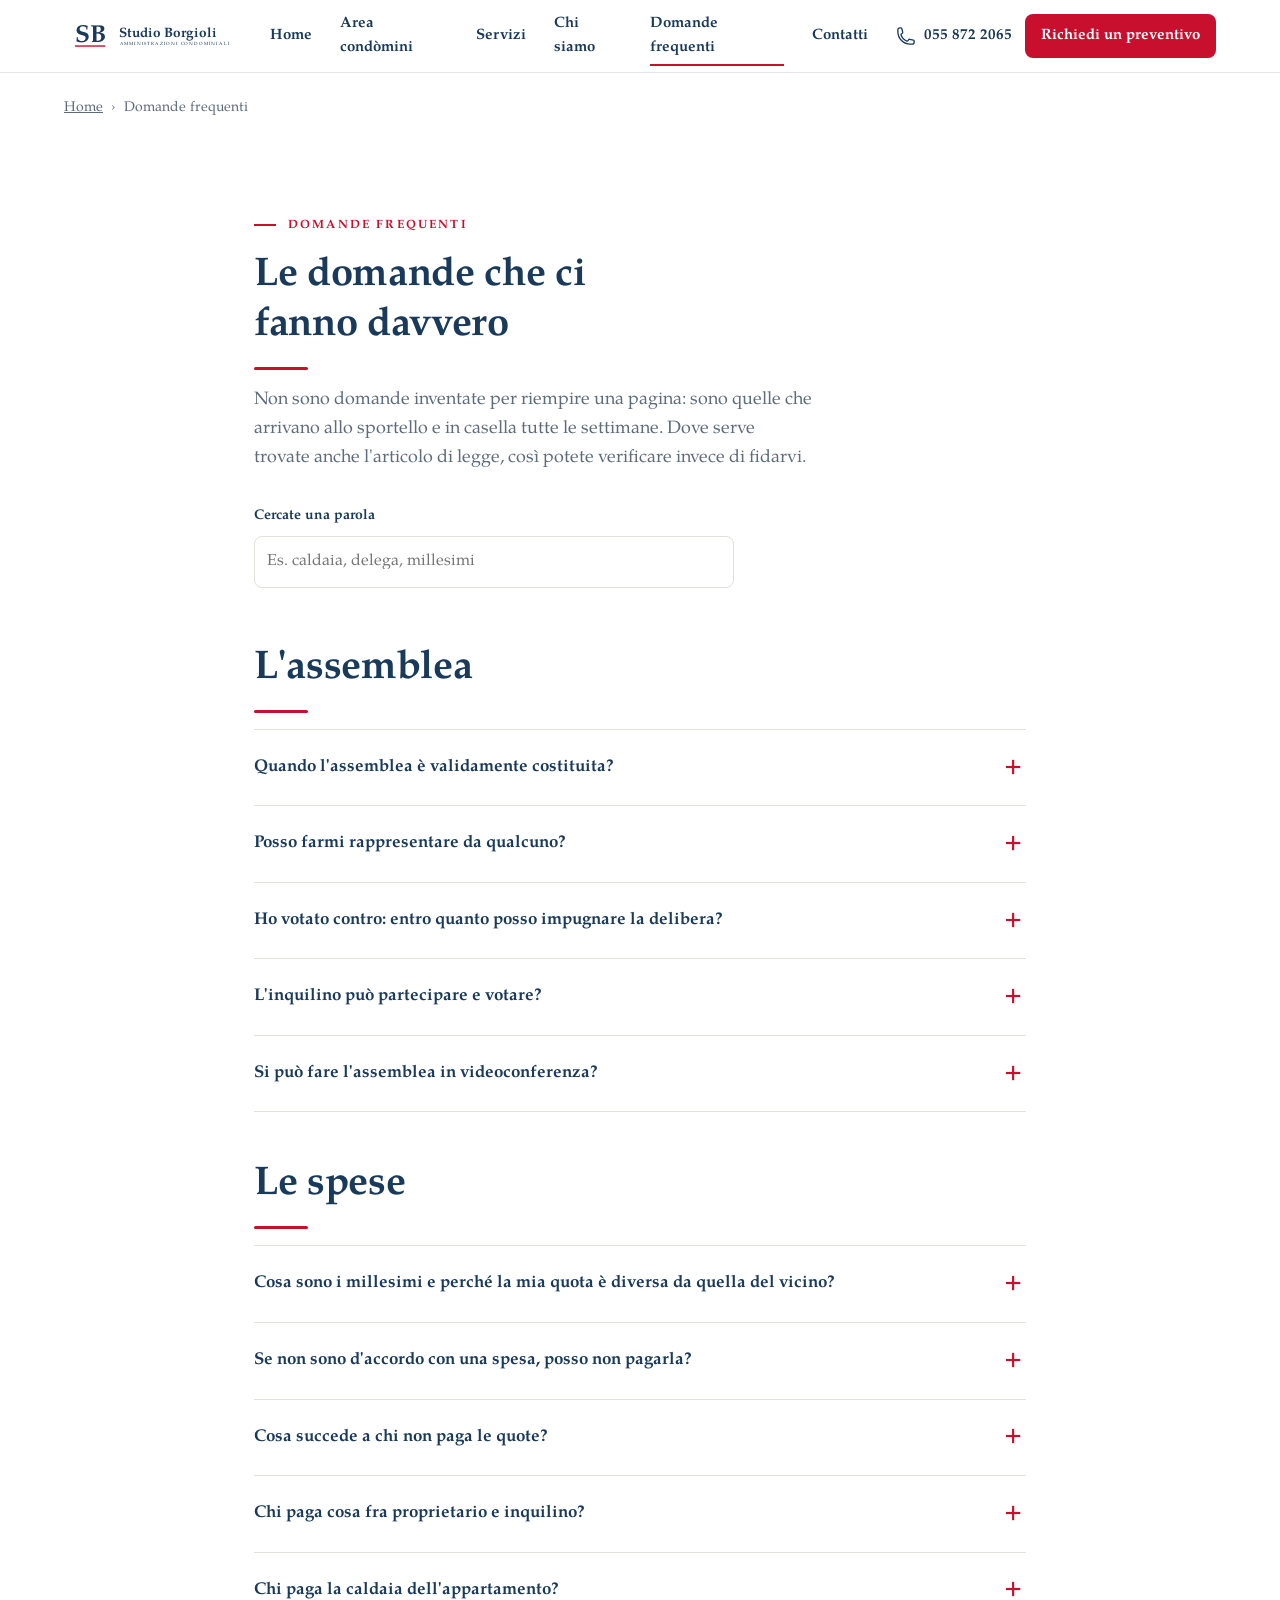
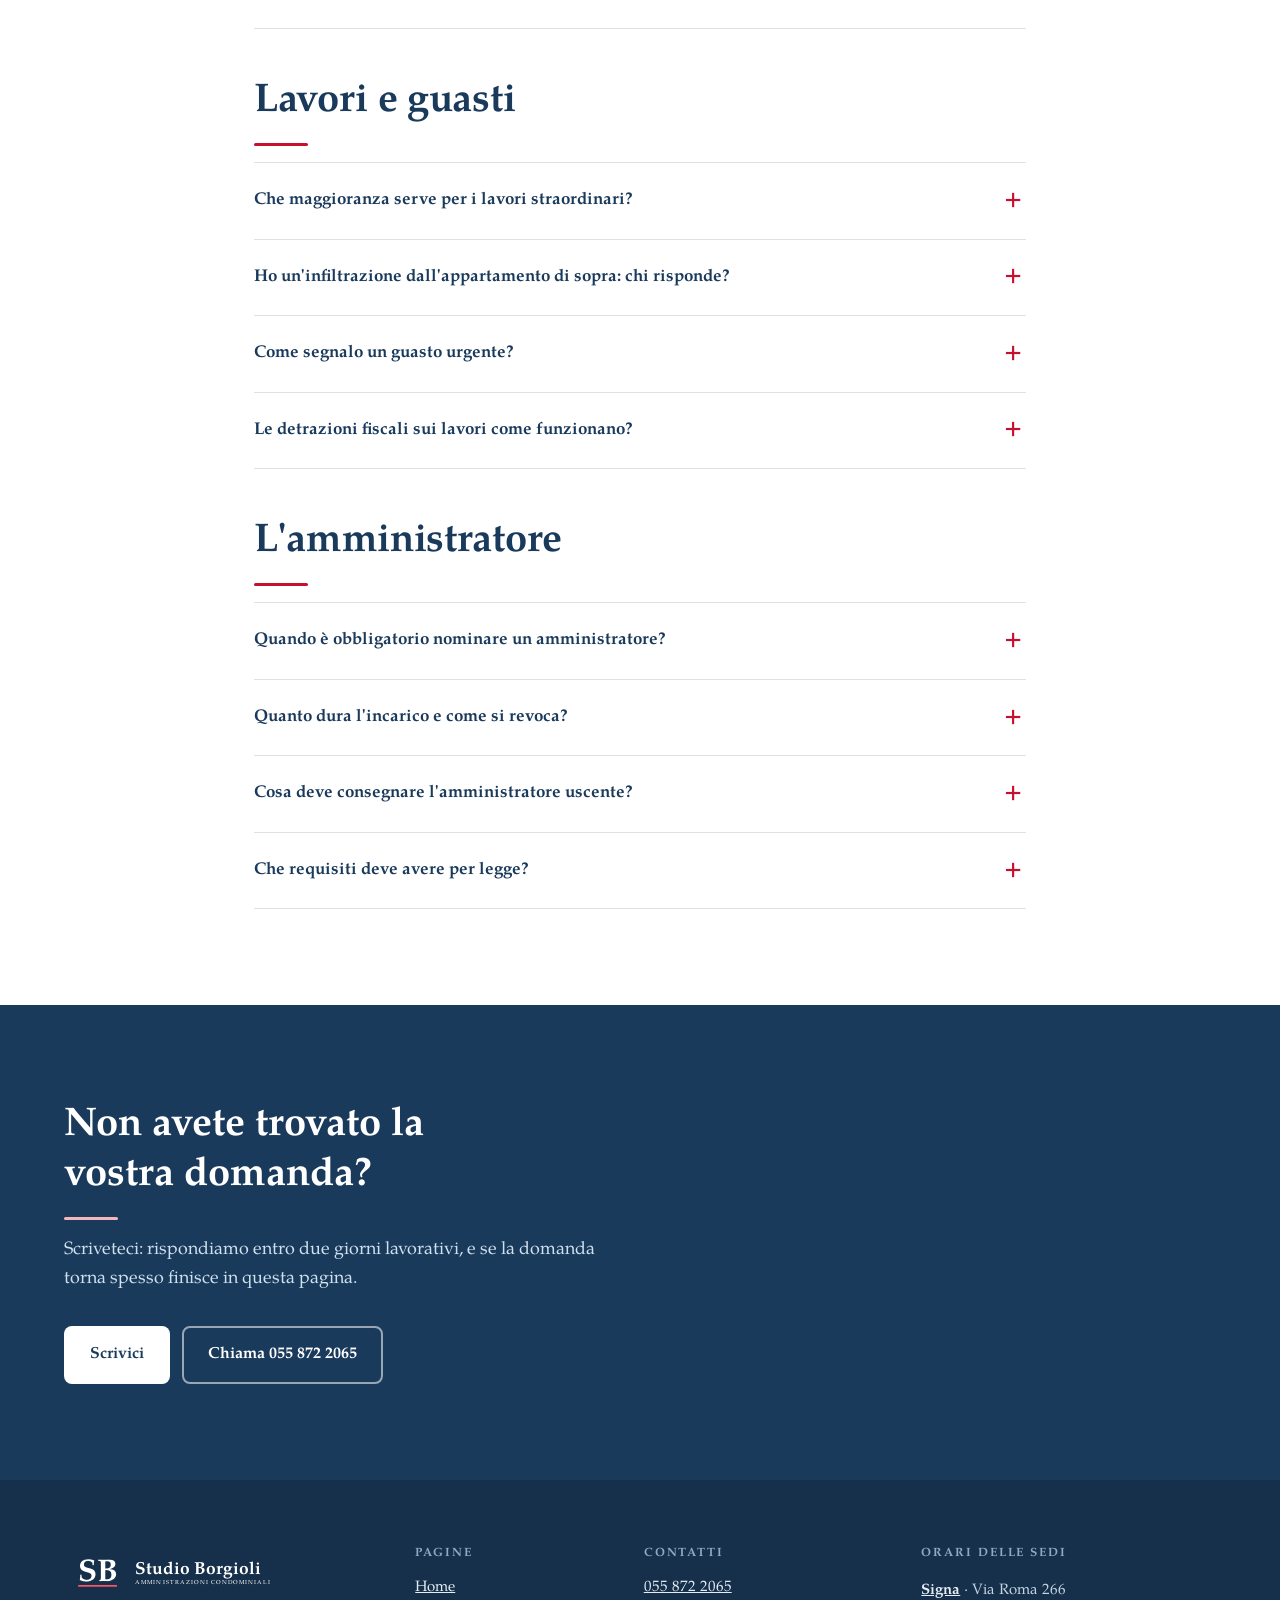
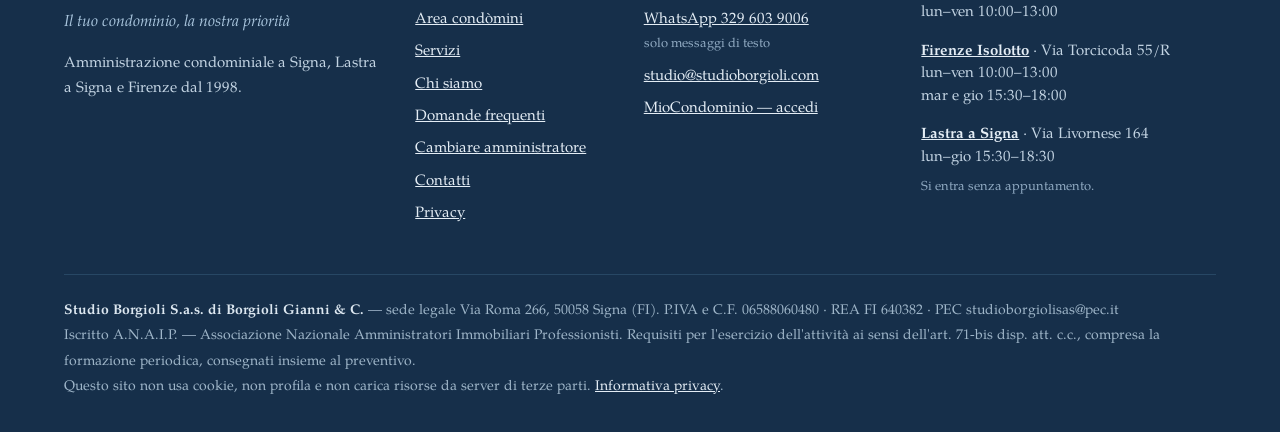
<file: domande.html>
<!DOCTYPE html>
<html lang="it">
<head>
<meta charset="utf-8">
<meta name="viewport" content="width=device-width, initial-scale=1">
<title>Domande frequenti sul condominio — Studio Borgioli</title>
<meta name="description" content="Quorum dell'assemblea, millesimi, morosità, chi paga fra proprietario e inquilino, detrazioni sui lavori, revoca dell'amministratore: le risposte dello Studio Borgioli, con i riferimenti di legge.">
<link rel="canonical" href="https://www.studioborgioli.com/domande.html">
<meta name="theme-color" content="#1A3A5C">
<meta property="og:type" content="website">
<meta property="og:title" content="Domande frequenti sul condominio — Studio Borgioli">
<meta property="og:description" content="Quorum dell'assemblea, millesimi, morosità, chi paga fra proprietario e inquilino, detrazioni sui lavori, revoca dell'amministratore: le risposte dello Studio Borgioli, con i riferimenti di legge.">
<meta property="og:url" content="https://www.studioborgioli.com/domande.html">
<meta property="og:locale" content="it_IT">
<meta property="og:site_name" content="Studio Borgioli">
<meta property="og:image" content="https://www.studioborgioli.com/anteprima-social.png">
<meta property="og:image:width" content="1200">
<meta property="og:image:height" content="630">
<meta property="og:image:alt" content="Studio Borgioli — amministrazione condominiale dal 1998">
<meta name="twitter:card" content="summary_large_image">
<link rel="manifest" href="manifest.json">
<link rel="icon" href="icona-192.png" sizes="192x192">
<link rel="apple-touch-icon" href="icona-192.png">
<meta name="application-name" content="Studio Borgioli">
<meta name="apple-mobile-web-app-title" content="Studio Borgioli">
<link rel="preload" href="font/pagella-regular.woff2" as="font" type="font/woff2" crossorigin>
<link rel="preload" href="font/pagella-bold.woff2" as="font" type="font/woff2" crossorigin>
<link rel="stylesheet" href="stile.css?v=2d224412">
<script type="speculationrules">
{"prerender": [{"where": {"href_matches": "/*.html"}, "eagerness": "moderate"}]}
</script>
</head>
<body>
<a class="salta" href="#principale">Vai al contenuto</a>

<header class="navbar">
  <div class="container navbar__row">
    <a class="logo" href="index.html" aria-label="Studio Borgioli, amministrazioni condominiali — torna alla home">
      <svg class="logo__marchio" viewBox="0 0 375 100" aria-hidden="true" focusable="false" preserveAspectRatio="xMinYMid meet">
        <text class="logo__s" x="24" y="63.6">S</text>
        <text class="logo__b" x="57" y="63.6">B</text>
        <rect class="logo__filo" x="24" y="70.6" width="67" height="3.1"/>
        <text class="logo__nome" x="122" y="51.4">Studio Borgioli</text>
        <text class="logo__coda" x="122.5" y="69.4">AMMINISTRAZIONI CONDOMINIALI</text>
      </svg>
      <svg class="logo__mono" viewBox="18 20 79 60" aria-hidden="true" focusable="false"><text class="logo__s" x="24" y="63.6">S</text><text class="logo__b" x="57" y="63.6">B</text><rect class="logo__filo" x="24" y="70.6" width="67" height="3.1"/></svg>
      <span class="logo__testo">Studio Borgioli</span>
    </a>
    <nav class="nav" aria-label="Navigazione principale">
      <a class="nav__link" href="index.html">Home</a><a class="nav__link" href="condomini.html">Area condòmini</a><a class="nav__link" href="servizi.html">Servizi</a><a class="nav__link" href="chi-siamo.html">Chi siamo</a><a class="nav__link" href="domande.html" aria-current="page">Domande frequenti</a><a class="nav__link" href="contatti.html">Contatti</a>
      <a class="nav__tel" href="tel:+390558722065"><svg class="icona icona--sm" viewBox="0 0 24 24" aria-hidden="true" focusable="false"><path stroke-linecap="round" stroke-linejoin="round" d="M2.25 6.75c0 8.284 6.716 15 15 15h2.25a2.25 2.25 0 0 0 2.25-2.25v-1.372c0-.516-.351-.966-.852-1.091l-4.423-1.106c-.44-.11-.902.055-1.173.417l-.97 1.293c-.282.376-.769.542-1.21.38a12.035 12.035 0 0 1-7.143-7.143c-.162-.441.004-.928.38-1.21l1.293-.97c.363-.271.527-.734.417-1.173L6.963 3.102a1.125 1.125 0 0 0-1.091-.852H4.5A2.25 2.25 0 0 0 2.25 4.5v2.25Z"/></svg><span>055 872 2065</span></a>
      <a class="nav__cta" href="amministratore.html"><span class="nav__cta__lungo">Richiedi un preventivo</span><span class="nav__cta__corto">Preventivo</span></a>
    </nav>
  </div>
</header>
<main id="principale">
<div class="container"><nav class="briciole" aria-label="Percorso"><a href="index.html">Home</a><span>›</span>Domande frequenti</nav></div>  <section class="section">
    <div class="container container--narrow">
      <p class="overline">Domande frequenti</p>
      <h1 class="section-title">Le domande che ci fanno davvero</h1>
      <p class="section-lead">Non sono domande inventate per riempire una pagina: sono quelle
        che arrivano allo sportello e in casella tutte le settimane. Dove serve trovate anche
        l'articolo di legge, così potete verificare invece di fidarvi.</p>
      <div class="campo" style="margin-top:32px;max-width:480px">
        <label for="cerca-domande">Cercate una parola</label>
        <input id="cerca-domande" type="search" placeholder="Es. caldaia, delega, millesimi"
               autocomplete="off">
        <p class="campo__errore" id="esito-ricerca" role="status" aria-live="polite"></p>
      </div>
      <h2 class="section-title" style="margin-top:48px">L'assemblea</h2><div class="faq" style="margin-top:16px"><details><summary>Quando l'assemblea è validamente costituita?</summary><p>In prima convocazione serve la presenza della maggioranza dei condòmini che rappresenti almeno due terzi del valore millesimale. In seconda convocazione basta la maggioranza degli intervenuti, purché rappresentino almeno un terzo dei partecipanti al condominio e un terzo del valore. Lo stabilisce l'art. 1136 del Codice civile. Per questo la seconda convocazione si fissa quasi sempre insieme alla prima.</p></details><details><summary>Posso farmi rappresentare da qualcuno?</summary><p>Sì, con una delega scritta. Se i condòmini sono più di venti, però, una stessa persona non può rappresentarne più di un quinto, sia come numero sia come valore millesimale: lo prevede l'art. 67 delle disposizioni di attuazione. L'amministratore non può ricevere deleghe.</p></details><details><summary>Ho votato contro: entro quanto posso impugnare la delibera?</summary><p>Trenta giorni. Chi era presente e ha votato contro, o si è astenuto, li conta dalla data dell'assemblea; chi era assente li conta dal giorno in cui riceve il verbale. È il termine dell'art. 1137 del Codice civile ed è perentorio: passato quello, la delibera diventa definitiva anche se era discutibile. È il motivo per cui teniamo tanto a che il verbale arrivi a tutti e sia dimostrabile.</p></details><details><summary>L'inquilino può partecipare e votare?</summary><p>Su alcune materie sì. Chi è in affitto ha diritto di voto sulle delibere che riguardano le spese e le modalità di gestione del riscaldamento e del condizionamento, e può intervenire senza voto sulle decisioni relative alle parti comuni che usa. Per tutto il resto vota il proprietario.</p></details><details><summary>Si può fare l'assemblea in videoconferenza?</summary><p>Sì, ed è pienamente valida. Noi le teniamo in presenza e online insieme: chi lavora fuori, chi è anziano o chi ha l'appartamento in affitto partecipa e vota dal telefono o dal computer. Nella pratica è la cosa che più di ogni altra fa raggiungere il numero legale.</p></details></div><h2 class="section-title" style="margin-top:48px">Le spese</h2><div class="faq" style="margin-top:16px"><details><summary>Cosa sono i millesimi e perché la mia quota è diversa da quella del vicino?</summary><p>I millesimi misurano quanto vale la vostra unità rispetto all'intero edificio, tenendo conto di superficie, piano, esposizione e destinazione. Le spese comuni si dividono in proporzione a quel valore, non in parti uguali: per questo due appartamenti nello stesso stabile pagano cifre diverse. Alcune voci seguono tabelle separate, per esempio le scale e l'ascensore, dove pesa anche il piano.</p></details><details><summary>Se non sono d'accordo con una spesa, posso non pagarla?</summary><p>No. Una delibera regolarmente approvata obbliga anche chi ha votato contro e chi era assente. Se la ritenete illegittima la strada è l'impugnazione nei trenta giorni, non il mancato pagamento: sospendere i versamenti espone solo a interessi e a spese legali.</p></details><details><summary>Cosa succede a chi non paga le quote?</summary><p>L'amministratore è tenuto ad agire, e per legge deve farlo entro sei mesi dalla chiusura dell'esercizio. Con lo stato di ripartizione approvato si ottiene un decreto ingiuntivo immediatamente esecutivo, previsto dall'art. 63 delle disposizioni di attuazione. Nella nostra esperienza, però, quasi tutte le morosità si chiudono prima con un piano di rientro concordato: costa meno a tutti.</p></details><details><summary>Chi paga cosa fra proprietario e inquilino?</summary><p>La regola generale è che l'ordinario segue chi abita e lo straordinario segue chi possiede: pulizie, riscaldamento, piccola manutenzione e consumi all'inquilino; rifacimenti, sostituzione di impianti e opere che aumentano il valore al proprietario. Nel dettaglio esistono tabelle di ripartizione consolidate, che alleghiamo volentieri quando serve chiarezza fra le parti.</p></details><details><summary>Chi paga la caldaia dell'appartamento?</summary><p>Se è la caldaia autonoma dell'unità, la sostituzione è a carico del proprietario, mentre la manutenzione periodica e il controllo dei fumi restano all'inquilino. Se invece l'impianto è centralizzato, la sostituzione è una spesa comune e si ripartisce per millesimi.</p></details></div><h2 class="section-title" style="margin-top:48px">Lavori e guasti</h2><div class="faq" style="margin-top:16px"><details><summary>Che maggioranza serve per i lavori straordinari?</summary><p>Dipende dall'intervento. Le manutenzioni straordinarie di notevole entità richiedono la maggioranza degli intervenuti con almeno la metà del valore dell'edificio. Alcune opere hanno regole proprie: le innovazioni, l'installazione di un ascensore dove non c'è, gli interventi di efficienza energetica. Prima dell'assemblea vi diciamo sempre quale maggioranza serve, così la delibera non nasce fragile.</p></details><details><summary>Ho un'infiltrazione dall'appartamento di sopra: chi risponde?</summary><p>Dipende da dove nasce la perdita. Se viene da una tubazione o da una parte comune risponde il condominio, con la sua polizza; se viene da un impianto privato risponde il proprietario di quell'unità. Il primo passo è sempre lo stesso: accertare l'origine con un tecnico e aprire il sinistro. Noi seguiamo la pratica dall'apertura fino al rimborso.</p></details><details><summary>Come segnalo un guasto urgente?</summary><p>Negli orari di apertura conviene il telefono. Fuori orario scrivete su WhatsApp o per email indicando il nome del condominio, l'indirizzo esatto e cosa sta succedendo, possibilmente con una foto. Le segnalazioni urgenti vengono smistate anche quando lo studio è chiuso.</p></details><details><summary>Le detrazioni fiscali sui lavori come funzionano?</summary><p>Per gli interventi sulle parti comuni ogni condòmino detrae in base ai propri millesimi, sulle somme effettivamente versate al condominio entro l'anno. I pagamenti devono partire dal conto del condominio con bonifico che riporti i riferimenti di legge, e a fine anno vi consegniamo la certificazione con l'importo che vi spetta. Percentuali e limiti cambiano di anno in anno: prima di deliberare vi diciamo quelli in vigore.</p></details></div><h2 class="section-title" style="margin-top:48px">L'amministratore</h2><div class="faq" style="margin-top:16px"><details><summary>Quando è obbligatorio nominare un amministratore?</summary><p>Quando i condòmini sono più di otto. Sotto quella soglia la nomina è facoltativa, ma spesso conviene lo stesso: appena ci sono impianti comuni, un conto corrente da tenere e adempimenti fiscali, la gestione fai-da-te diventa un rischio personale per chi se ne occupa.</p></details><details><summary>Quanto dura l'incarico e come si revoca?</summary><p>Dura un anno e si intende rinnovato per un altro anno. L'assemblea può però revocarlo in qualsiasi momento con la stessa maggioranza che serve per nominarlo, senza doverne indicare il motivo. In casi gravi la revoca può essere chiesta anche al giudice da ciascun condòmino.</p></details><details><summary>Cosa deve consegnare l'amministratore uscente?</summary><p>Tutto: registro di anagrafe condominiale, registro dei verbali, registro di nomina e revoca, registro di contabilità, documentazione contabile e fiscale, contratti con i fornitori e documentazione degli impianti. È un obbligo di legge e non è subordinato al pagamento di eventuali competenze arretrate. Se non consegna si procede con la diffida e, se serve, con il ricorso.</p></details><details><summary>Che requisiti deve avere per legge?</summary><p>L'art. 71-bis delle disposizioni di attuazione chiede il godimento dei diritti civili, l'assenza di condanne e di protesti, il diploma di scuola superiore, un corso di formazione iniziale e l'aggiornamento periodico. L'assemblea ha il diritto di farsi mostrare l'attestato prima della nomina: noi lo alleghiamo al preventivo senza aspettare che ce lo chiediate.</p></details></div>
    </div>
  </section>

  <section class="section cta-band">
    <div class="container">
      <h2>Non avete trovato la vostra domanda?</h2>
      <p>Scriveteci: rispondiamo entro due giorni lavorativi, e se la domanda torna spesso
         finisce in questa pagina.</p>
      <div class="cta-band__actions">
        <a class="btn btn--white" href="contatti.html">Scrivici</a>
        <a class="btn btn--ghost-light" href="tel:+390558722065">Chiama 055 872 2065</a>
      </div>
    </div>
  </section>
  <div class="barra-mobile" aria-label="Contatti rapidi">
    <a class="barra-mobile__voce" href="tel:+390558722065"><svg class="icona icona--sm" viewBox="0 0 24 24" aria-hidden="true" focusable="false"><path stroke-linecap="round" stroke-linejoin="round" d="M2.25 6.75c0 8.284 6.716 15 15 15h2.25a2.25 2.25 0 0 0 2.25-2.25v-1.372c0-.516-.351-.966-.852-1.091l-4.423-1.106c-.44-.11-.902.055-1.173.417l-.97 1.293c-.282.376-.769.542-1.21.38a12.035 12.035 0 0 1-7.143-7.143c-.162-.441.004-.928.38-1.21l1.293-.97c.363-.271.527-.734.417-1.173L6.963 3.102a1.125 1.125 0 0 0-1.091-.852H4.5A2.25 2.25 0 0 0 2.25 4.5v2.25Z"/></svg><span>Chiama</span></a>
    <a class="barra-mobile__voce barra-mobile__voce--wa" href="https://wa.me/393296039006"><svg class="icona icona--sm" viewBox="0 0 24 24" aria-hidden="true" focusable="false"><path stroke-linecap="round" stroke-linejoin="round" d="M20.25 8.511c.884.284 1.5 1.128 1.5 2.097v4.286c0 1.136-.847 2.1-1.98 2.193-.34.027-.68.052-1.02.072v3.091l-3-3c-1.354 0-2.694-.055-4.02-.163a2.115 2.115 0 0 1-.825-.242m9.345-8.334a2.126 2.126 0 0 0-.476-.095 48.64 48.64 0 0 0-8.048 0c-1.131.094-1.976 1.057-1.976 2.192v4.286c0 .837.46 1.58 1.155 1.951m9.345-8.334V6.637c0-1.621-1.152-3.026-2.76-3.235A48.455 48.455 0 0 0 11.25 3c-2.115 0-4.198.137-6.24.402-1.608.209-2.76 1.614-2.76 3.235v6.226c0 1.621 1.152 3.026 2.76 3.235.577.075 1.157.14 1.74.194V21l4.155-4.155"/></svg><span>WhatsApp</span></a>
  </div>
</main>
<footer class="piede">
  <div class="container">
    <div class="piede__grid">
      <div>
        <svg class="piede__marchio" viewBox="0 0 375 100" role="img" aria-label="Studio Borgioli, amministrazioni condominiali">
          <text class="logo__s" x="24" y="63.6">S</text>
          <text class="logo__b" x="57" y="63.6">B</text>
          <rect class="logo__filo" x="24" y="70.6" width="67" height="3.1"/>
          <text class="logo__nome" x="122" y="51.4">Studio Borgioli</text>
          <text class="logo__coda" x="122.5" y="69.4">AMMINISTRAZIONI CONDOMINIALI</text>
        </svg>
        <p class="piede__tagline">Il tuo condominio, la nostra priorità</p>
        <p style="margin-top:16px;font-size:15px">Amministrazione condominiale a Signa,
          Lastra a Signa e Firenze dal 1998.</p>
      </div>
      <div>
        <p class="piede__et">Pagine</p>
        <ul><li><a href="index.html">Home</a></li><li><a href="condomini.html">Area condòmini</a></li><li><a href="servizi.html">Servizi</a></li><li><a href="chi-siamo.html">Chi siamo</a></li><li><a href="domande.html">Domande frequenti</a></li><li><a href="amministratore.html">Cambiare amministratore</a></li><li><a href="contatti.html">Contatti</a></li><li><a href="privacy.html">Privacy</a></li></ul>
      </div>
      <div>
        <p class="piede__et">Contatti</p>
        <ul>
          <li><a href="tel:+390558722065">055 872 2065</a></li>
          <li><a href="https://wa.me/393296039006">WhatsApp 329 603 9006</a><br>
              <span class="piede__min">solo messaggi di testo</span></li>
          <li><a href="mailto:studio@studioborgioli.com">studio@studioborgioli.com</a></li>
          <li><a href="https://www.miocondominio.eu" target="_blank" rel="noopener">MioCondominio — accedi</a></li>
        </ul>
      </div>
      <div>
        <p class="piede__et">Orari delle sedi</p>
        <ul class="piede__orari">
          <li><b><a href="sede-signa.html">Signa</a></b> · Via Roma 266<br>lun–ven 10:00–13:00</li>
          <li><b><a href="sede-firenze-isolotto.html">Firenze Isolotto</a></b> · Via Torcicoda 55/R<br>lun–ven 10:00–13:00<br>mar e gio 15:30–18:00</li>
          <li><b><a href="sede-lastra-a-signa.html">Lastra a Signa</a></b> · Via Livornese 164<br>lun–gio 15:30–18:30</li>
        </ul>
        <p class="piede__min">Si entra senza appuntamento.</p>
      </div>
    </div>
      <p class="piede__legale">
        <strong>Studio Borgioli S.a.s. di Borgioli Gianni &amp; C.</strong> — sede legale
        Via Roma 266, 50058 Signa (FI).
        P.IVA e C.F. 06588060480 · REA FI 640382 · PEC studioborgiolisas@pec.it<br>
        Iscritto A.N.A.I.P. — Associazione Nazionale Amministratori Immobiliari Professionisti.
        Requisiti per l'esercizio dell'attività ai sensi dell'art. 71-bis disp. att. c.c.,
        compresa la formazione periodica, consegnati insieme al preventivo.<br>
        Questo sito non usa cookie, non profila e non carica risorse da server di terze parti.
        <a href="privacy.html">Informativa privacy</a>.
      </p>
  </div>
</footer>
<script src="script.js?v=2d224412" defer></script>
<script type="application/ld+json">{
 "@context": "https://schema.org",
 "@type": "FAQPage",
 "mainEntity": [
  {
   "@type": "Question",
   "name": "Quando l'assemblea è validamente costituita?",
   "acceptedAnswer": {
    "@type": "Answer",
    "text": "In prima convocazione serve la presenza della maggioranza dei condòmini che rappresenti almeno due terzi del valore millesimale. In seconda convocazione basta la maggioranza degli intervenuti, purché rappresentino almeno un terzo dei partecipanti al condominio e un terzo del valore. Lo stabilisce l'art. 1136 del Codice civile. Per questo la seconda convocazione si fissa quasi sempre insieme alla prima."
   }
  },
  {
   "@type": "Question",
   "name": "Posso farmi rappresentare da qualcuno?",
   "acceptedAnswer": {
    "@type": "Answer",
    "text": "Sì, con una delega scritta. Se i condòmini sono più di venti, però, una stessa persona non può rappresentarne più di un quinto, sia come numero sia come valore millesimale: lo prevede l'art. 67 delle disposizioni di attuazione. L'amministratore non può ricevere deleghe."
   }
  },
  {
   "@type": "Question",
   "name": "Ho votato contro: entro quanto posso impugnare la delibera?",
   "acceptedAnswer": {
    "@type": "Answer",
    "text": "Trenta giorni. Chi era presente e ha votato contro, o si è astenuto, li conta dalla data dell'assemblea; chi era assente li conta dal giorno in cui riceve il verbale. È il termine dell'art. 1137 del Codice civile ed è perentorio: passato quello, la delibera diventa definitiva anche se era discutibile. È il motivo per cui teniamo tanto a che il verbale arrivi a tutti e sia dimostrabile."
   }
  },
  {
   "@type": "Question",
   "name": "L'inquilino può partecipare e votare?",
   "acceptedAnswer": {
    "@type": "Answer",
    "text": "Su alcune materie sì. Chi è in affitto ha diritto di voto sulle delibere che riguardano le spese e le modalità di gestione del riscaldamento e del condizionamento, e può intervenire senza voto sulle decisioni relative alle parti comuni che usa. Per tutto il resto vota il proprietario."
   }
  },
  {
   "@type": "Question",
   "name": "Si può fare l'assemblea in videoconferenza?",
   "acceptedAnswer": {
    "@type": "Answer",
    "text": "Sì, ed è pienamente valida. Noi le teniamo in presenza e online insieme: chi lavora fuori, chi è anziano o chi ha l'appartamento in affitto partecipa e vota dal telefono o dal computer. Nella pratica è la cosa che più di ogni altra fa raggiungere il numero legale."
   }
  },
  {
   "@type": "Question",
   "name": "Cosa sono i millesimi e perché la mia quota è diversa da quella del vicino?",
   "acceptedAnswer": {
    "@type": "Answer",
    "text": "I millesimi misurano quanto vale la vostra unità rispetto all'intero edificio, tenendo conto di superficie, piano, esposizione e destinazione. Le spese comuni si dividono in proporzione a quel valore, non in parti uguali: per questo due appartamenti nello stesso stabile pagano cifre diverse. Alcune voci seguono tabelle separate, per esempio le scale e l'ascensore, dove pesa anche il piano."
   }
  },
  {
   "@type": "Question",
   "name": "Se non sono d'accordo con una spesa, posso non pagarla?",
   "acceptedAnswer": {
    "@type": "Answer",
    "text": "No. Una delibera regolarmente approvata obbliga anche chi ha votato contro e chi era assente. Se la ritenete illegittima la strada è l'impugnazione nei trenta giorni, non il mancato pagamento: sospendere i versamenti espone solo a interessi e a spese legali."
   }
  },
  {
   "@type": "Question",
   "name": "Cosa succede a chi non paga le quote?",
   "acceptedAnswer": {
    "@type": "Answer",
    "text": "L'amministratore è tenuto ad agire, e per legge deve farlo entro sei mesi dalla chiusura dell'esercizio. Con lo stato di ripartizione approvato si ottiene un decreto ingiuntivo immediatamente esecutivo, previsto dall'art. 63 delle disposizioni di attuazione. Nella nostra esperienza, però, quasi tutte le morosità si chiudono prima con un piano di rientro concordato: costa meno a tutti."
   }
  },
  {
   "@type": "Question",
   "name": "Chi paga cosa fra proprietario e inquilino?",
   "acceptedAnswer": {
    "@type": "Answer",
    "text": "La regola generale è che l'ordinario segue chi abita e lo straordinario segue chi possiede: pulizie, riscaldamento, piccola manutenzione e consumi all'inquilino; rifacimenti, sostituzione di impianti e opere che aumentano il valore al proprietario. Nel dettaglio esistono tabelle di ripartizione consolidate, che alleghiamo volentieri quando serve chiarezza fra le parti."
   }
  },
  {
   "@type": "Question",
   "name": "Chi paga la caldaia dell'appartamento?",
   "acceptedAnswer": {
    "@type": "Answer",
    "text": "Se è la caldaia autonoma dell'unità, la sostituzione è a carico del proprietario, mentre la manutenzione periodica e il controllo dei fumi restano all'inquilino. Se invece l'impianto è centralizzato, la sostituzione è una spesa comune e si ripartisce per millesimi."
   }
  },
  {
   "@type": "Question",
   "name": "Che maggioranza serve per i lavori straordinari?",
   "acceptedAnswer": {
    "@type": "Answer",
    "text": "Dipende dall'intervento. Le manutenzioni straordinarie di notevole entità richiedono la maggioranza degli intervenuti con almeno la metà del valore dell'edificio. Alcune opere hanno regole proprie: le innovazioni, l'installazione di un ascensore dove non c'è, gli interventi di efficienza energetica. Prima dell'assemblea vi diciamo sempre quale maggioranza serve, così la delibera non nasce fragile."
   }
  },
  {
   "@type": "Question",
   "name": "Ho un'infiltrazione dall'appartamento di sopra: chi risponde?",
   "acceptedAnswer": {
    "@type": "Answer",
    "text": "Dipende da dove nasce la perdita. Se viene da una tubazione o da una parte comune risponde il condominio, con la sua polizza; se viene da un impianto privato risponde il proprietario di quell'unità. Il primo passo è sempre lo stesso: accertare l'origine con un tecnico e aprire il sinistro. Noi seguiamo la pratica dall'apertura fino al rimborso."
   }
  },
  {
   "@type": "Question",
   "name": "Come segnalo un guasto urgente?",
   "acceptedAnswer": {
    "@type": "Answer",
    "text": "Negli orari di apertura conviene il telefono. Fuori orario scrivete su WhatsApp o per email indicando il nome del condominio, l'indirizzo esatto e cosa sta succedendo, possibilmente con una foto. Le segnalazioni urgenti vengono smistate anche quando lo studio è chiuso."
   }
  },
  {
   "@type": "Question",
   "name": "Le detrazioni fiscali sui lavori come funzionano?",
   "acceptedAnswer": {
    "@type": "Answer",
    "text": "Per gli interventi sulle parti comuni ogni condòmino detrae in base ai propri millesimi, sulle somme effettivamente versate al condominio entro l'anno. I pagamenti devono partire dal conto del condominio con bonifico che riporti i riferimenti di legge, e a fine anno vi consegniamo la certificazione con l'importo che vi spetta. Percentuali e limiti cambiano di anno in anno: prima di deliberare vi diciamo quelli in vigore."
   }
  },
  {
   "@type": "Question",
   "name": "Quando è obbligatorio nominare un amministratore?",
   "acceptedAnswer": {
    "@type": "Answer",
    "text": "Quando i condòmini sono più di otto. Sotto quella soglia la nomina è facoltativa, ma spesso conviene lo stesso: appena ci sono impianti comuni, un conto corrente da tenere e adempimenti fiscali, la gestione fai-da-te diventa un rischio personale per chi se ne occupa."
   }
  },
  {
   "@type": "Question",
   "name": "Quanto dura l'incarico e come si revoca?",
   "acceptedAnswer": {
    "@type": "Answer",
    "text": "Dura un anno e si intende rinnovato per un altro anno. L'assemblea può però revocarlo in qualsiasi momento con la stessa maggioranza che serve per nominarlo, senza doverne indicare il motivo. In casi gravi la revoca può essere chiesta anche al giudice da ciascun condòmino."
   }
  },
  {
   "@type": "Question",
   "name": "Cosa deve consegnare l'amministratore uscente?",
   "acceptedAnswer": {
    "@type": "Answer",
    "text": "Tutto: registro di anagrafe condominiale, registro dei verbali, registro di nomina e revoca, registro di contabilità, documentazione contabile e fiscale, contratti con i fornitori e documentazione degli impianti. È un obbligo di legge e non è subordinato al pagamento di eventuali competenze arretrate. Se non consegna si procede con la diffida e, se serve, con il ricorso."
   }
  },
  {
   "@type": "Question",
   "name": "Che requisiti deve avere per legge?",
   "acceptedAnswer": {
    "@type": "Answer",
    "text": "L'art. 71-bis delle disposizioni di attuazione chiede il godimento dei diritti civili, l'assenza di condanne e di protesti, il diploma di scuola superiore, un corso di formazione iniziale e l'aggiornamento periodico. L'assemblea ha il diritto di farsi mostrare l'attestato prima della nomina: noi lo alleghiamo al preventivo senza aspettare che ce lo chiediate."
   }
  }
 ]
}</script>
<script type="application/ld+json">{
 "@context": "https://schema.org",
 "@type": "BreadcrumbList",
 "itemListElement": [
  {
   "@type": "ListItem",
   "position": 1,
   "name": "Home",
   "item": "https://www.studioborgioli.com/"
  },
  {
   "@type": "ListItem",
   "position": 2,
   "name": "Domande frequenti",
   "item": "https://www.studioborgioli.com/domande.html"
  }
 ]
}</script>
</body>
</html>
</file>
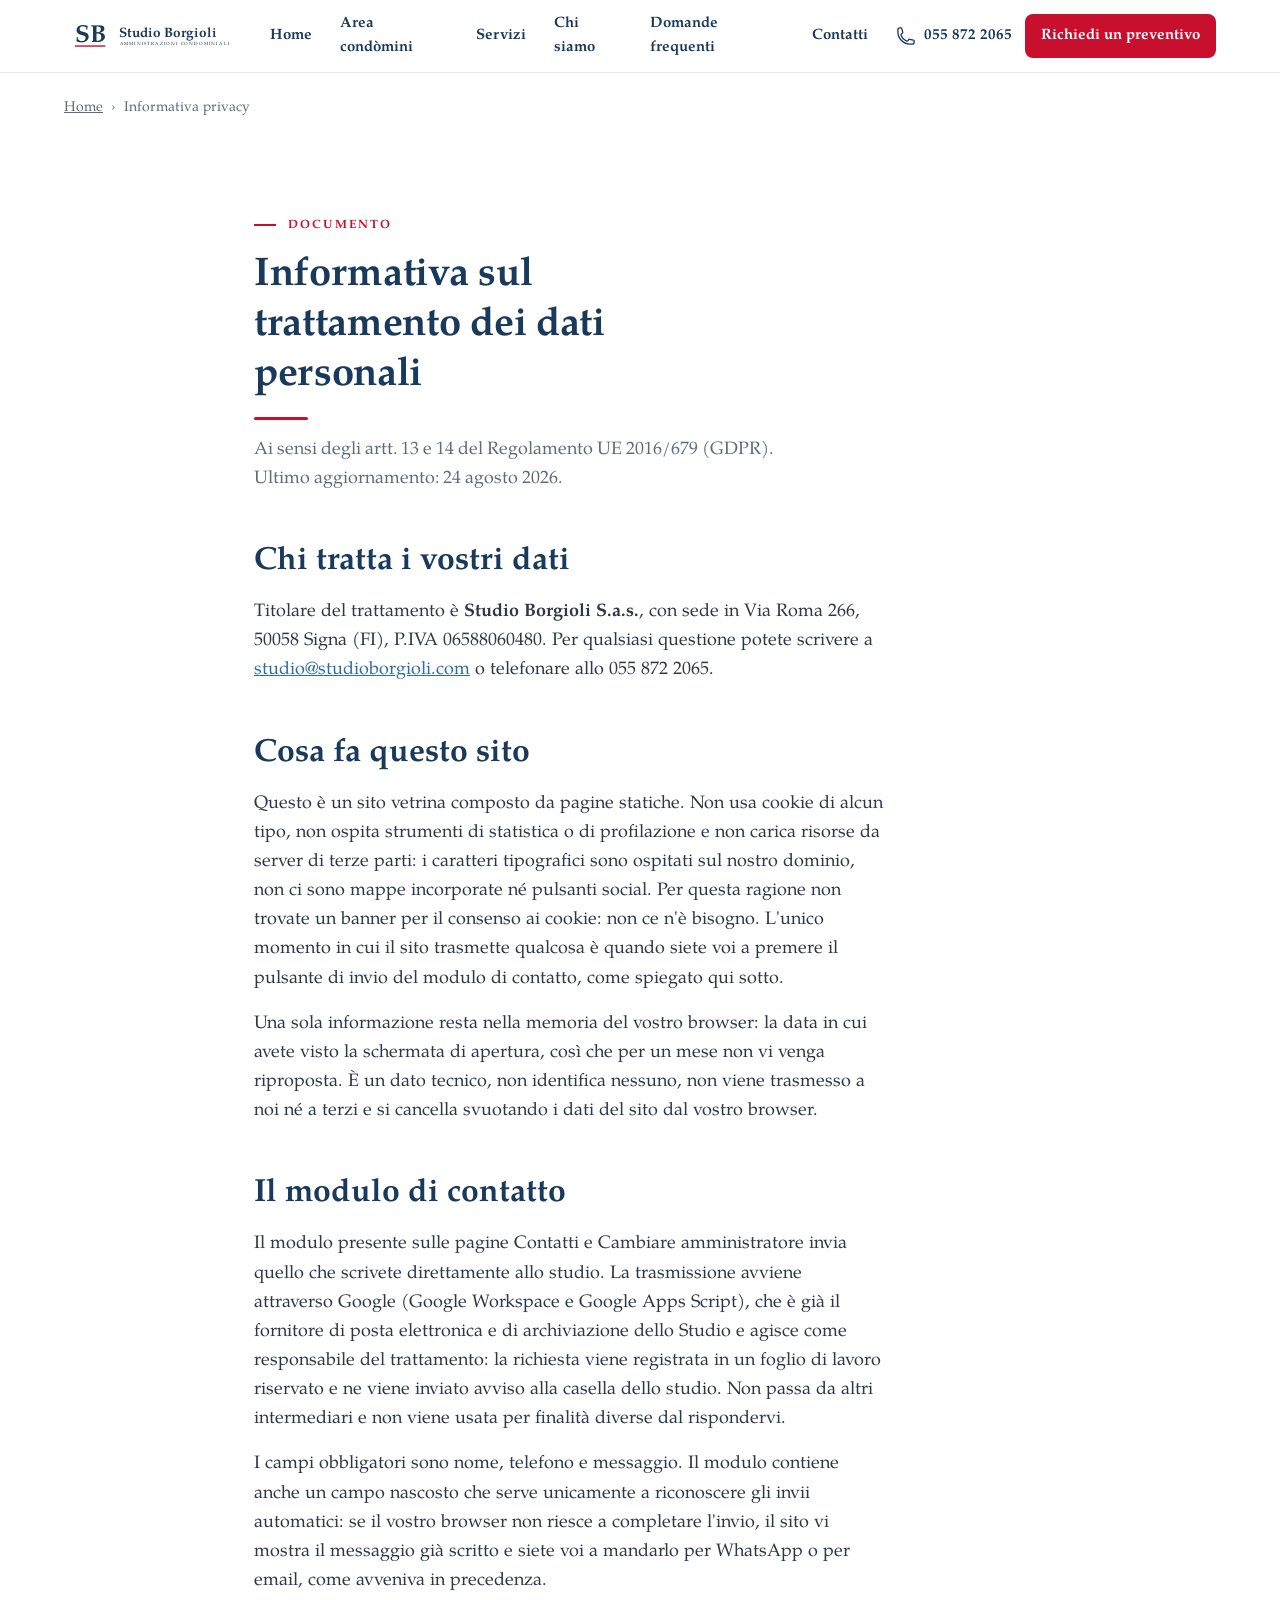
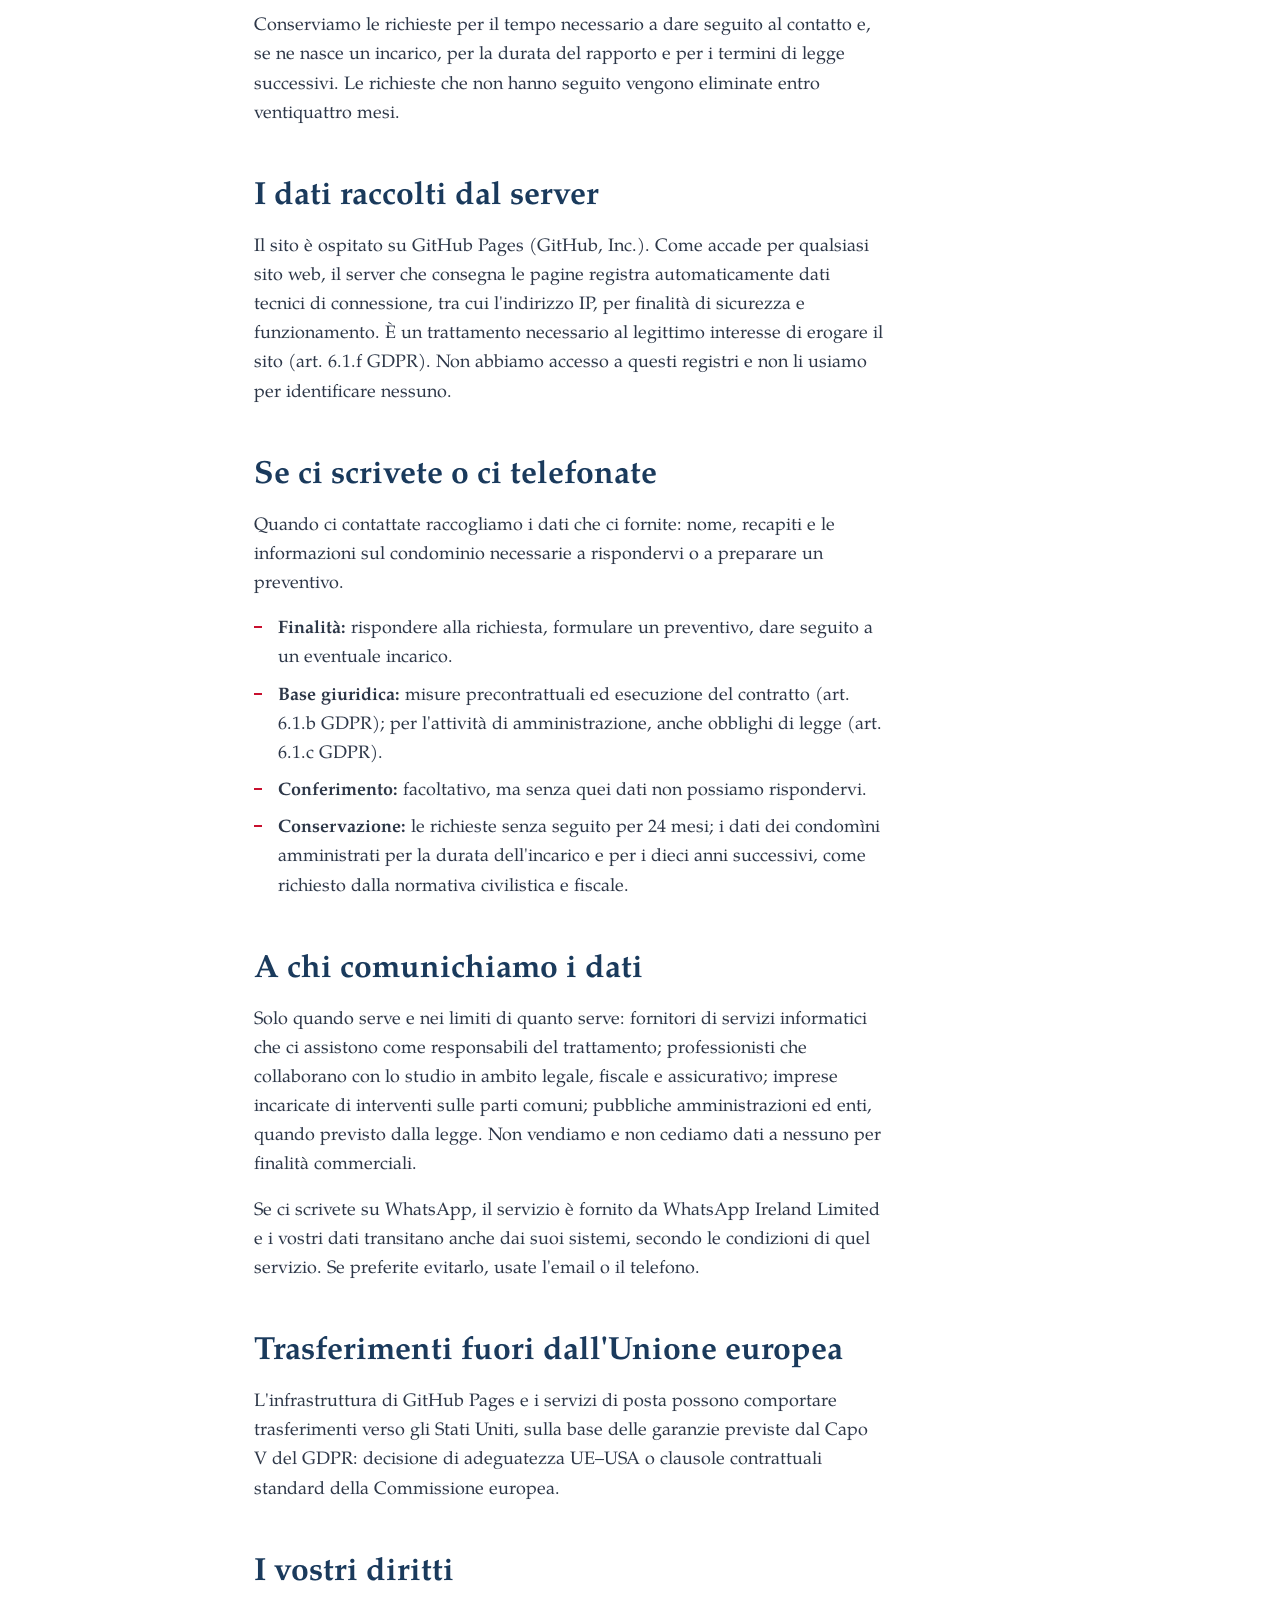
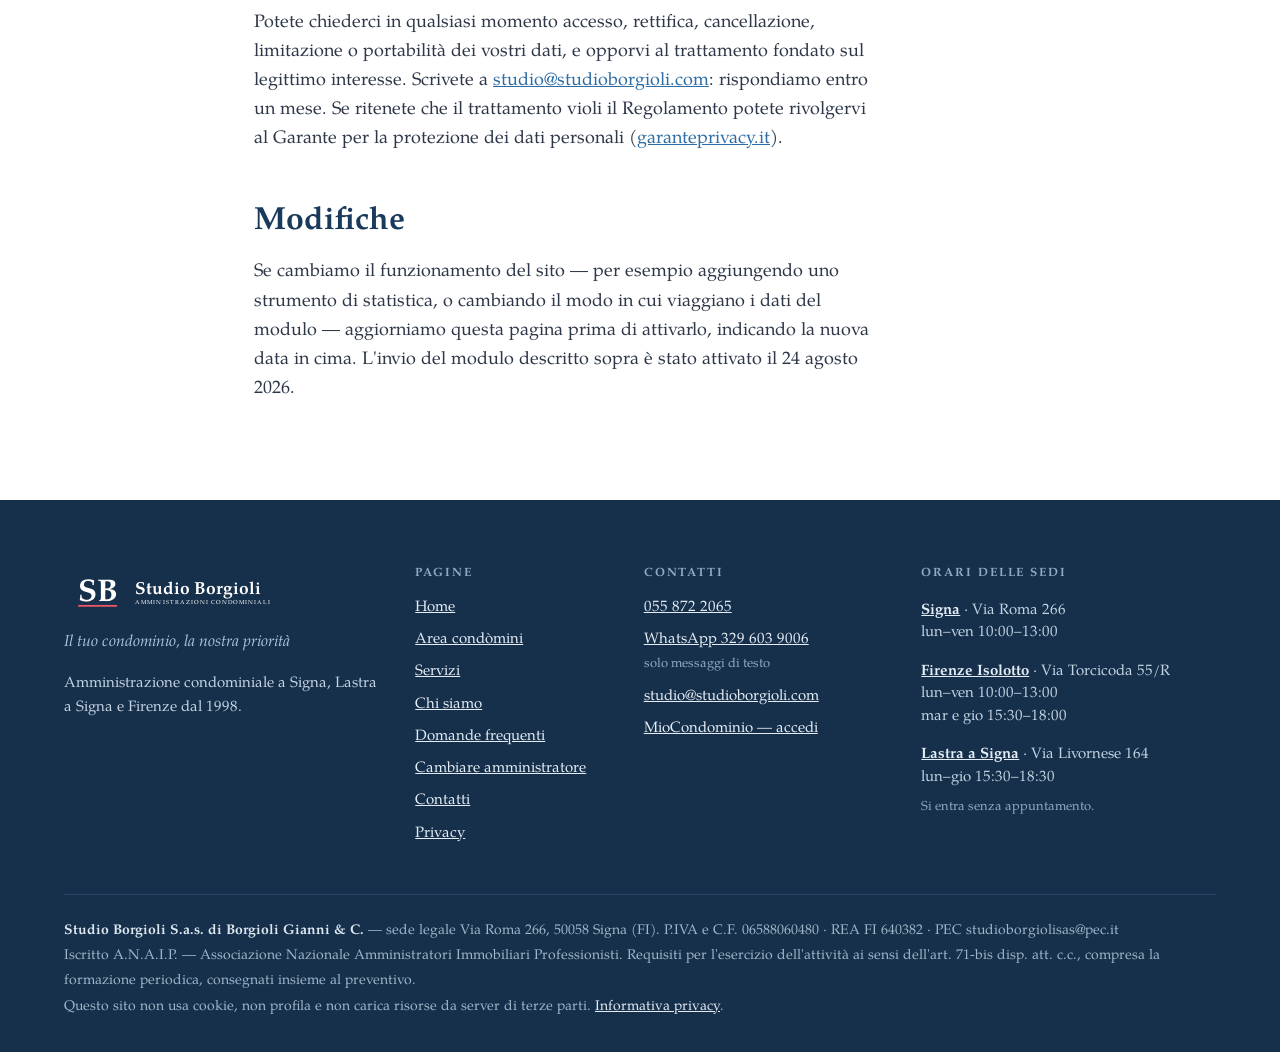
<file: privacy.html>
<!DOCTYPE html>
<html lang="it">
<head>
<meta charset="utf-8">
<meta name="viewport" content="width=device-width, initial-scale=1">
<title>Informativa privacy — Studio Borgioli</title>
<meta name="description" content="Informativa sul trattamento dei dati personali del sito studioborgioli.com ai sensi degli artt. 13 e 14 del Regolamento UE 2016/679.">
<link rel="canonical" href="https://www.studioborgioli.com/privacy.html">
<meta name="theme-color" content="#1A3A5C">
<meta property="og:type" content="website">
<meta property="og:title" content="Informativa privacy — Studio Borgioli">
<meta property="og:description" content="Informativa sul trattamento dei dati personali del sito studioborgioli.com ai sensi degli artt. 13 e 14 del Regolamento UE 2016/679.">
<meta property="og:url" content="https://www.studioborgioli.com/privacy.html">
<meta property="og:locale" content="it_IT">
<meta property="og:site_name" content="Studio Borgioli">
<meta property="og:image" content="https://www.studioborgioli.com/anteprima-social.png">
<meta property="og:image:width" content="1200">
<meta property="og:image:height" content="630">
<meta property="og:image:alt" content="Studio Borgioli — amministrazione condominiale dal 1998">
<meta name="twitter:card" content="summary_large_image">
<link rel="manifest" href="manifest.json">
<link rel="icon" href="icona-192.png" sizes="192x192">
<link rel="apple-touch-icon" href="icona-192.png">
<meta name="application-name" content="Studio Borgioli">
<meta name="apple-mobile-web-app-title" content="Studio Borgioli">
<link rel="preload" href="font/pagella-regular.woff2" as="font" type="font/woff2" crossorigin>
<link rel="preload" href="font/pagella-bold.woff2" as="font" type="font/woff2" crossorigin>
<link rel="stylesheet" href="stile.css?v=2d224412">
<script type="speculationrules">
{"prerender": [{"where": {"href_matches": "/*.html"}, "eagerness": "moderate"}]}
</script>
<meta name="robots" content="index,follow">
</head>
<body>
<a class="salta" href="#principale">Vai al contenuto</a>

<header class="navbar">
  <div class="container navbar__row">
    <a class="logo" href="index.html" aria-label="Studio Borgioli, amministrazioni condominiali — torna alla home">
      <svg class="logo__marchio" viewBox="0 0 375 100" aria-hidden="true" focusable="false" preserveAspectRatio="xMinYMid meet">
        <text class="logo__s" x="24" y="63.6">S</text>
        <text class="logo__b" x="57" y="63.6">B</text>
        <rect class="logo__filo" x="24" y="70.6" width="67" height="3.1"/>
        <text class="logo__nome" x="122" y="51.4">Studio Borgioli</text>
        <text class="logo__coda" x="122.5" y="69.4">AMMINISTRAZIONI CONDOMINIALI</text>
      </svg>
      <svg class="logo__mono" viewBox="18 20 79 60" aria-hidden="true" focusable="false"><text class="logo__s" x="24" y="63.6">S</text><text class="logo__b" x="57" y="63.6">B</text><rect class="logo__filo" x="24" y="70.6" width="67" height="3.1"/></svg>
      <span class="logo__testo">Studio Borgioli</span>
    </a>
    <nav class="nav" aria-label="Navigazione principale">
      <a class="nav__link" href="index.html">Home</a><a class="nav__link" href="condomini.html">Area condòmini</a><a class="nav__link" href="servizi.html">Servizi</a><a class="nav__link" href="chi-siamo.html">Chi siamo</a><a class="nav__link" href="domande.html">Domande frequenti</a><a class="nav__link" href="contatti.html">Contatti</a>
      <a class="nav__tel" href="tel:+390558722065"><svg class="icona icona--sm" viewBox="0 0 24 24" aria-hidden="true" focusable="false"><path stroke-linecap="round" stroke-linejoin="round" d="M2.25 6.75c0 8.284 6.716 15 15 15h2.25a2.25 2.25 0 0 0 2.25-2.25v-1.372c0-.516-.351-.966-.852-1.091l-4.423-1.106c-.44-.11-.902.055-1.173.417l-.97 1.293c-.282.376-.769.542-1.21.38a12.035 12.035 0 0 1-7.143-7.143c-.162-.441.004-.928.38-1.21l1.293-.97c.363-.271.527-.734.417-1.173L6.963 3.102a1.125 1.125 0 0 0-1.091-.852H4.5A2.25 2.25 0 0 0 2.25 4.5v2.25Z"/></svg><span>055 872 2065</span></a>
      <a class="nav__cta" href="amministratore.html"><span class="nav__cta__lungo">Richiedi un preventivo</span><span class="nav__cta__corto">Preventivo</span></a>
    </nav>
  </div>
</header>
<main id="principale">
<div class="container"><nav class="briciole" aria-label="Percorso"><a href="index.html">Home</a><span>›</span>Informativa privacy</nav></div>  <section class="section">
    <div class="container container--narrow">
      <p class="overline">Documento</p>
      <h1 class="section-title">Informativa sul trattamento dei dati personali</h1>
      <p class="section-lead">Ai sensi degli artt. 13 e 14 del Regolamento UE 2016/679 (GDPR).
        Ultimo aggiornamento: 24 agosto 2026.</p>
      <div class="prosa">
        <h2>Chi tratta i vostri dati</h2>
        <p>Titolare del trattamento è <strong>Studio Borgioli S.a.s.</strong>, con sede in Via Roma
          266, 50058 Signa (FI), P.IVA 06588060480. Per qualsiasi
          questione potete scrivere a <a href="mailto:studio@studioborgioli.com">studio@studioborgioli.com</a> o telefonare allo 055 872 2065.</p>

        <h2>Cosa fa questo sito</h2>
        <p>Questo è un sito vetrina composto da pagine statiche. Non usa cookie di alcun tipo, non
          ospita strumenti di statistica o di profilazione e non carica risorse da server di terze
          parti: i caratteri tipografici sono ospitati sul nostro dominio, non ci sono mappe
          incorporate né pulsanti social. Per questa ragione non trovate un banner per il consenso
          ai cookie: non ce n'è bisogno. L'unico momento in cui il sito trasmette qualcosa è
          quando siete voi a premere il pulsante di invio del modulo di contatto, come spiegato
          qui sotto.</p>
        <p>Una sola informazione resta nella memoria del vostro browser: la data in cui avete
          visto la schermata di apertura, così che per un mese non vi venga riproposta. È un
          dato tecnico, non identifica nessuno, non viene trasmesso a noi né a terzi e si
          cancella svuotando i dati del sito dal vostro browser.</p>

        <h2>Il modulo di contatto</h2>
        <p>Il modulo presente sulle pagine Contatti e Cambiare amministratore invia quello che
          scrivete direttamente allo studio. La trasmissione avviene attraverso Google
          (Google Workspace e Google Apps Script), che è già il fornitore di posta elettronica e
          di archiviazione dello Studio e agisce come responsabile del trattamento: la richiesta
          viene registrata in un foglio di lavoro riservato e ne viene inviato avviso alla casella
          dello studio. Non passa da altri intermediari e non viene usata per finalità diverse dal
          rispondervi.</p>
        <p>I campi obbligatori sono nome, telefono e messaggio. Il modulo contiene anche un campo
          nascosto che serve unicamente a riconoscere gli invii automatici: se il vostro browser
          non riesce a completare l'invio, il sito vi mostra il messaggio già scritto e siete voi
          a mandarlo per WhatsApp o per email, come avveniva in precedenza.</p>
        <p>Conserviamo le richieste per il tempo necessario a dare seguito al contatto e, se ne
          nasce un incarico, per la durata del rapporto e per i termini di legge successivi. Le
          richieste che non hanno seguito vengono eliminate entro ventiquattro mesi.</p>

        <h2>I dati raccolti dal server</h2>
        <p>Il sito è ospitato su GitHub Pages (GitHub, Inc.). Come accade per qualsiasi sito web,
          il server che consegna le pagine registra automaticamente dati tecnici di connessione,
          tra cui l'indirizzo IP, per finalità di sicurezza e funzionamento. È un trattamento
          necessario al legittimo interesse di erogare il sito (art. 6.1.f GDPR). Non abbiamo
          accesso a questi registri e non li usiamo per identificare nessuno.</p>

        <h2>Se ci scrivete o ci telefonate</h2>
        <p>Quando ci contattate raccogliamo i dati che ci fornite: nome, recapiti e le informazioni
          sul condominio necessarie a rispondervi o a preparare un preventivo.</p>
        <ul>
          <li><strong>Finalità:</strong> rispondere alla richiesta, formulare un preventivo, dare seguito a un eventuale incarico.</li>
          <li><strong>Base giuridica:</strong> misure precontrattuali ed esecuzione del contratto (art. 6.1.b GDPR); per l'attività di amministrazione, anche obblighi di legge (art. 6.1.c GDPR).</li>
          <li><strong>Conferimento:</strong> facoltativo, ma senza quei dati non possiamo rispondervi.</li>
          <li><strong>Conservazione:</strong> le richieste senza seguito per 24 mesi; i dati dei condomìni amministrati per la durata dell'incarico e per i dieci anni successivi, come richiesto dalla normativa civilistica e fiscale.</li>
        </ul>

        <h2>A chi comunichiamo i dati</h2>
        <p>Solo quando serve e nei limiti di quanto serve: fornitori di servizi informatici che ci
          assistono come responsabili del trattamento; professionisti che collaborano con lo studio
          in ambito legale, fiscale e assicurativo; imprese incaricate di interventi sulle parti
          comuni; pubbliche amministrazioni ed enti, quando previsto dalla legge. Non vendiamo e
          non cediamo dati a nessuno per finalità commerciali.</p>
        <p>Se ci scrivete su WhatsApp, il servizio è fornito da WhatsApp Ireland Limited e i vostri
          dati transitano anche dai suoi sistemi, secondo le condizioni di quel servizio. Se
          preferite evitarlo, usate l'email o il telefono.</p>

        <h2>Trasferimenti fuori dall'Unione europea</h2>
        <p>L'infrastruttura di GitHub Pages e i servizi di posta possono comportare trasferimenti
          verso gli Stati Uniti, sulla base delle garanzie previste dal Capo V del GDPR: decisione
          di adeguatezza UE–USA o clausole contrattuali standard della Commissione europea.</p>

        <h2>I vostri diritti</h2>
        <p>Potete chiederci in qualsiasi momento accesso, rettifica, cancellazione, limitazione o
          portabilità dei vostri dati, e opporvi al trattamento fondato sul legittimo interesse.
          Scrivete a <a href="mailto:studio@studioborgioli.com">studio@studioborgioli.com</a>: rispondiamo entro un mese. Se ritenete che
          il trattamento violi il Regolamento potete rivolgervi al Garante per la protezione dei
          dati personali (<a href="https://www.garanteprivacy.it" target="_blank" rel="noopener">garanteprivacy.it</a>).</p>

        <h2>Modifiche</h2>
        <p>Se cambiamo il funzionamento del sito — per esempio aggiungendo uno strumento di
          statistica, o cambiando il modo in cui viaggiano i dati del modulo — aggiorniamo questa
          pagina prima di attivarlo, indicando la nuova data in cima. L'invio del modulo descritto
          sopra è stato attivato il 24 agosto 2026.</p>
      </div>
    </div>
  </section>
  <div class="barra-mobile" aria-label="Contatti rapidi">
    <a class="barra-mobile__voce" href="tel:+390558722065"><svg class="icona icona--sm" viewBox="0 0 24 24" aria-hidden="true" focusable="false"><path stroke-linecap="round" stroke-linejoin="round" d="M2.25 6.75c0 8.284 6.716 15 15 15h2.25a2.25 2.25 0 0 0 2.25-2.25v-1.372c0-.516-.351-.966-.852-1.091l-4.423-1.106c-.44-.11-.902.055-1.173.417l-.97 1.293c-.282.376-.769.542-1.21.38a12.035 12.035 0 0 1-7.143-7.143c-.162-.441.004-.928.38-1.21l1.293-.97c.363-.271.527-.734.417-1.173L6.963 3.102a1.125 1.125 0 0 0-1.091-.852H4.5A2.25 2.25 0 0 0 2.25 4.5v2.25Z"/></svg><span>Chiama</span></a>
    <a class="barra-mobile__voce barra-mobile__voce--wa" href="https://wa.me/393296039006"><svg class="icona icona--sm" viewBox="0 0 24 24" aria-hidden="true" focusable="false"><path stroke-linecap="round" stroke-linejoin="round" d="M20.25 8.511c.884.284 1.5 1.128 1.5 2.097v4.286c0 1.136-.847 2.1-1.98 2.193-.34.027-.68.052-1.02.072v3.091l-3-3c-1.354 0-2.694-.055-4.02-.163a2.115 2.115 0 0 1-.825-.242m9.345-8.334a2.126 2.126 0 0 0-.476-.095 48.64 48.64 0 0 0-8.048 0c-1.131.094-1.976 1.057-1.976 2.192v4.286c0 .837.46 1.58 1.155 1.951m9.345-8.334V6.637c0-1.621-1.152-3.026-2.76-3.235A48.455 48.455 0 0 0 11.25 3c-2.115 0-4.198.137-6.24.402-1.608.209-2.76 1.614-2.76 3.235v6.226c0 1.621 1.152 3.026 2.76 3.235.577.075 1.157.14 1.74.194V21l4.155-4.155"/></svg><span>WhatsApp</span></a>
  </div>
</main>
<footer class="piede">
  <div class="container">
    <div class="piede__grid">
      <div>
        <svg class="piede__marchio" viewBox="0 0 375 100" role="img" aria-label="Studio Borgioli, amministrazioni condominiali">
          <text class="logo__s" x="24" y="63.6">S</text>
          <text class="logo__b" x="57" y="63.6">B</text>
          <rect class="logo__filo" x="24" y="70.6" width="67" height="3.1"/>
          <text class="logo__nome" x="122" y="51.4">Studio Borgioli</text>
          <text class="logo__coda" x="122.5" y="69.4">AMMINISTRAZIONI CONDOMINIALI</text>
        </svg>
        <p class="piede__tagline">Il tuo condominio, la nostra priorità</p>
        <p style="margin-top:16px;font-size:15px">Amministrazione condominiale a Signa,
          Lastra a Signa e Firenze dal 1998.</p>
      </div>
      <div>
        <p class="piede__et">Pagine</p>
        <ul><li><a href="index.html">Home</a></li><li><a href="condomini.html">Area condòmini</a></li><li><a href="servizi.html">Servizi</a></li><li><a href="chi-siamo.html">Chi siamo</a></li><li><a href="domande.html">Domande frequenti</a></li><li><a href="amministratore.html">Cambiare amministratore</a></li><li><a href="contatti.html">Contatti</a></li><li><a href="privacy.html">Privacy</a></li></ul>
      </div>
      <div>
        <p class="piede__et">Contatti</p>
        <ul>
          <li><a href="tel:+390558722065">055 872 2065</a></li>
          <li><a href="https://wa.me/393296039006">WhatsApp 329 603 9006</a><br>
              <span class="piede__min">solo messaggi di testo</span></li>
          <li><a href="mailto:studio@studioborgioli.com">studio@studioborgioli.com</a></li>
          <li><a href="https://www.miocondominio.eu" target="_blank" rel="noopener">MioCondominio — accedi</a></li>
        </ul>
      </div>
      <div>
        <p class="piede__et">Orari delle sedi</p>
        <ul class="piede__orari">
          <li><b><a href="sede-signa.html">Signa</a></b> · Via Roma 266<br>lun–ven 10:00–13:00</li>
          <li><b><a href="sede-firenze-isolotto.html">Firenze Isolotto</a></b> · Via Torcicoda 55/R<br>lun–ven 10:00–13:00<br>mar e gio 15:30–18:00</li>
          <li><b><a href="sede-lastra-a-signa.html">Lastra a Signa</a></b> · Via Livornese 164<br>lun–gio 15:30–18:30</li>
        </ul>
        <p class="piede__min">Si entra senza appuntamento.</p>
      </div>
    </div>
      <p class="piede__legale">
        <strong>Studio Borgioli S.a.s. di Borgioli Gianni &amp; C.</strong> — sede legale
        Via Roma 266, 50058 Signa (FI).
        P.IVA e C.F. 06588060480 · REA FI 640382 · PEC studioborgiolisas@pec.it<br>
        Iscritto A.N.A.I.P. — Associazione Nazionale Amministratori Immobiliari Professionisti.
        Requisiti per l'esercizio dell'attività ai sensi dell'art. 71-bis disp. att. c.c.,
        compresa la formazione periodica, consegnati insieme al preventivo.<br>
        Questo sito non usa cookie, non profila e non carica risorse da server di terze parti.
        <a href="privacy.html">Informativa privacy</a>.
      </p>
  </div>
</footer>
<script src="script.js?v=2d224412" defer></script>
</body>
</html>
</file>
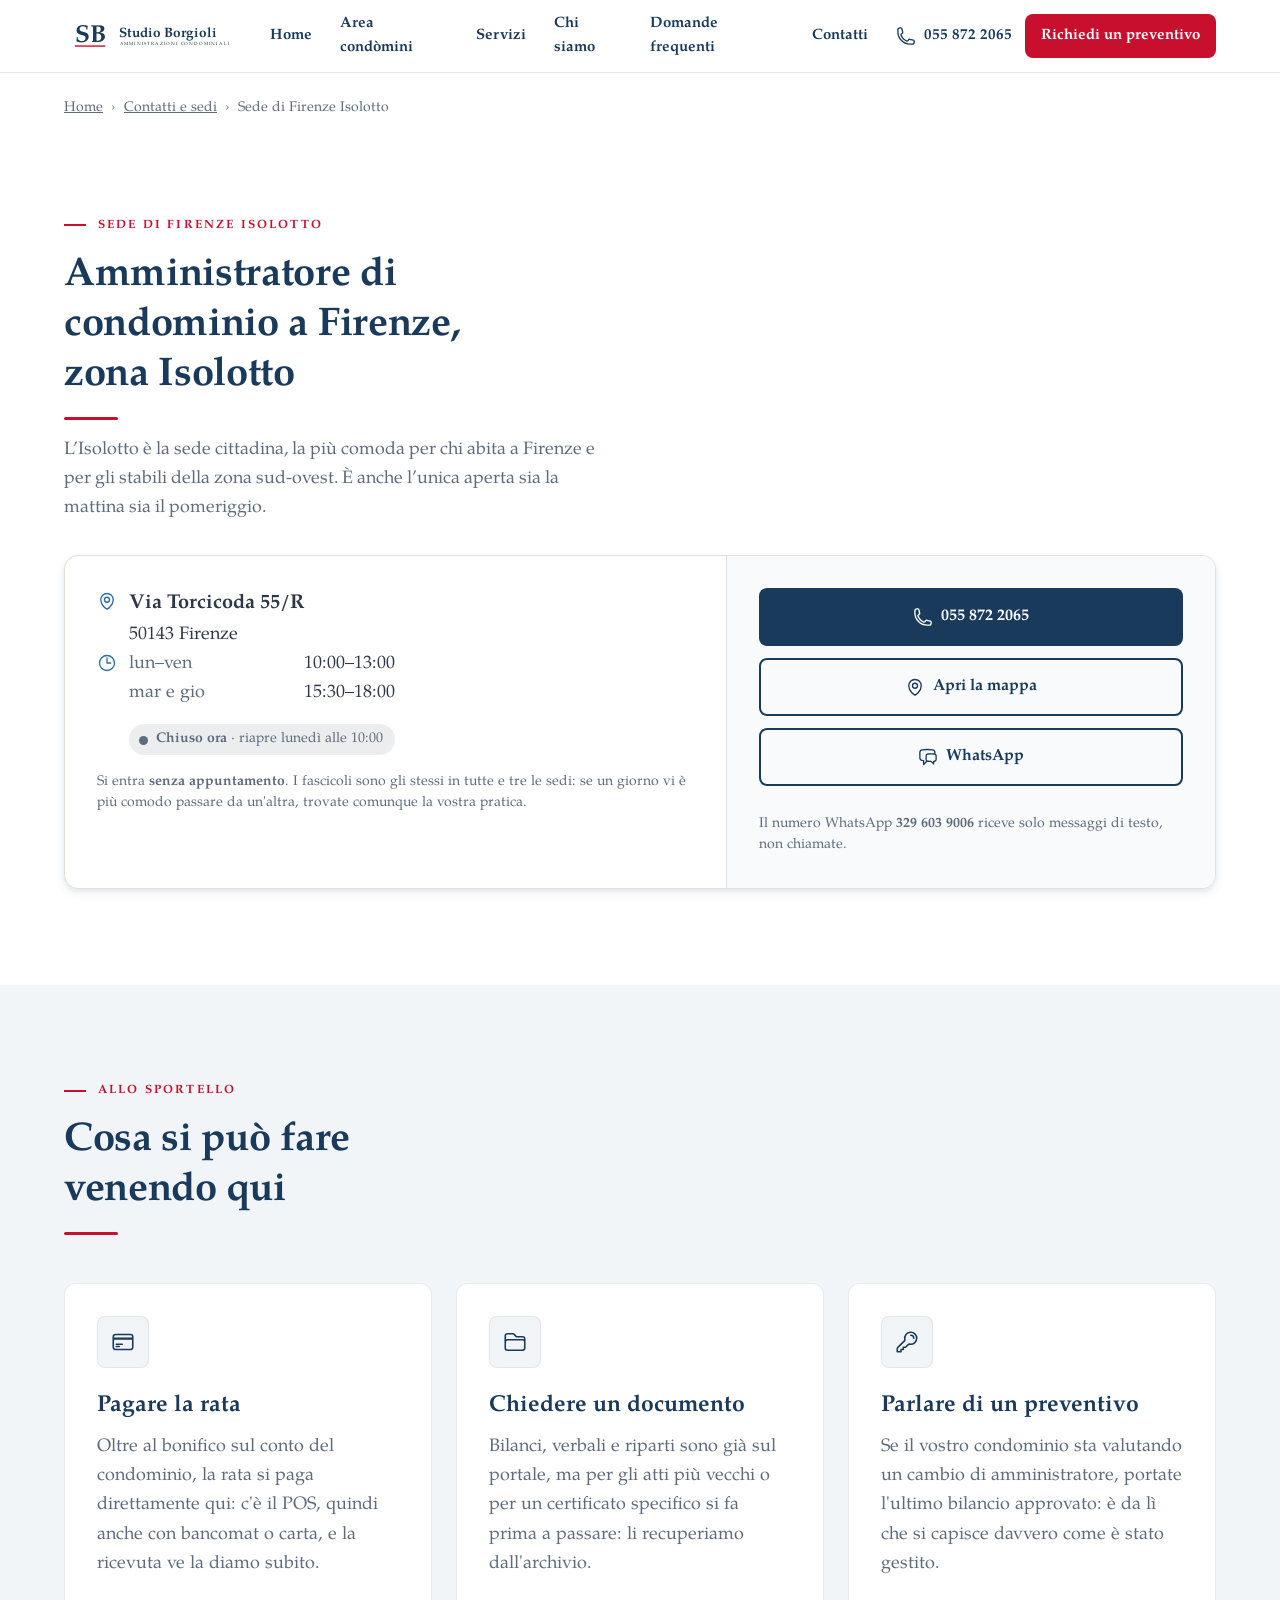
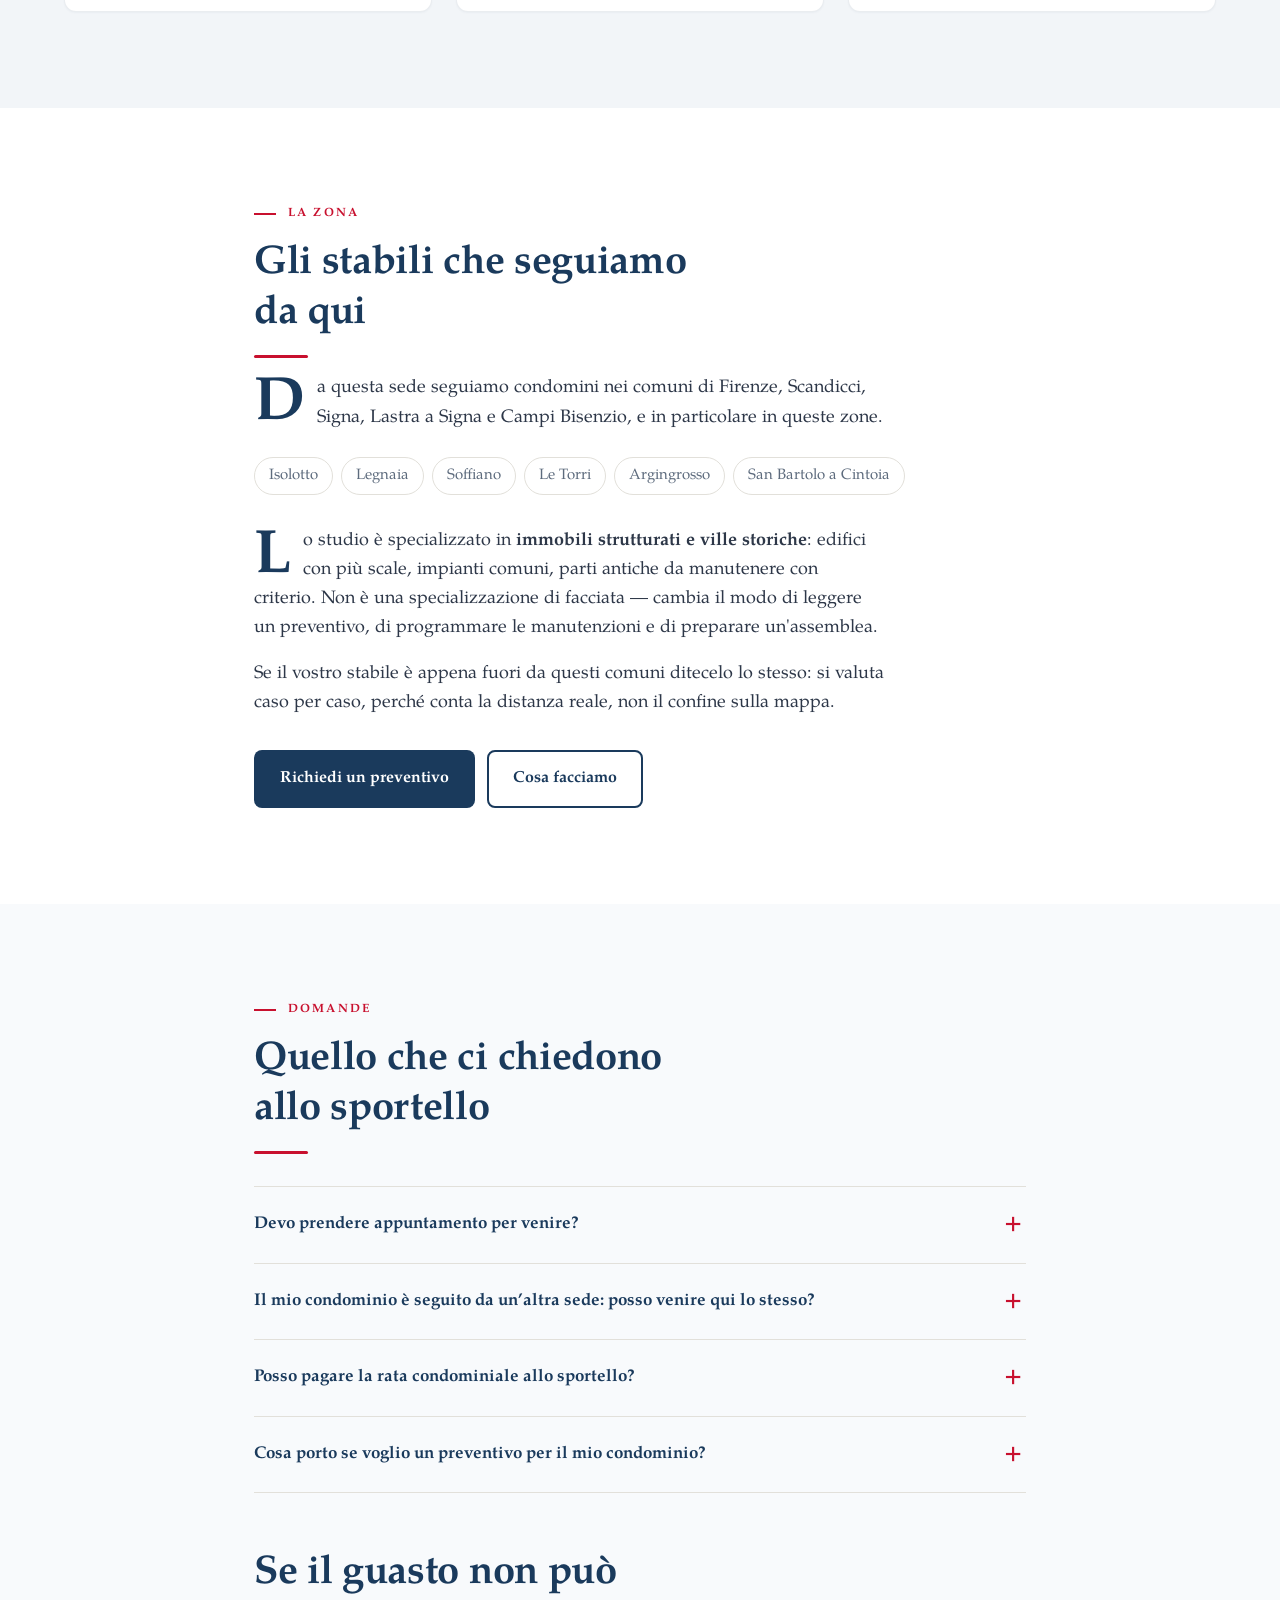
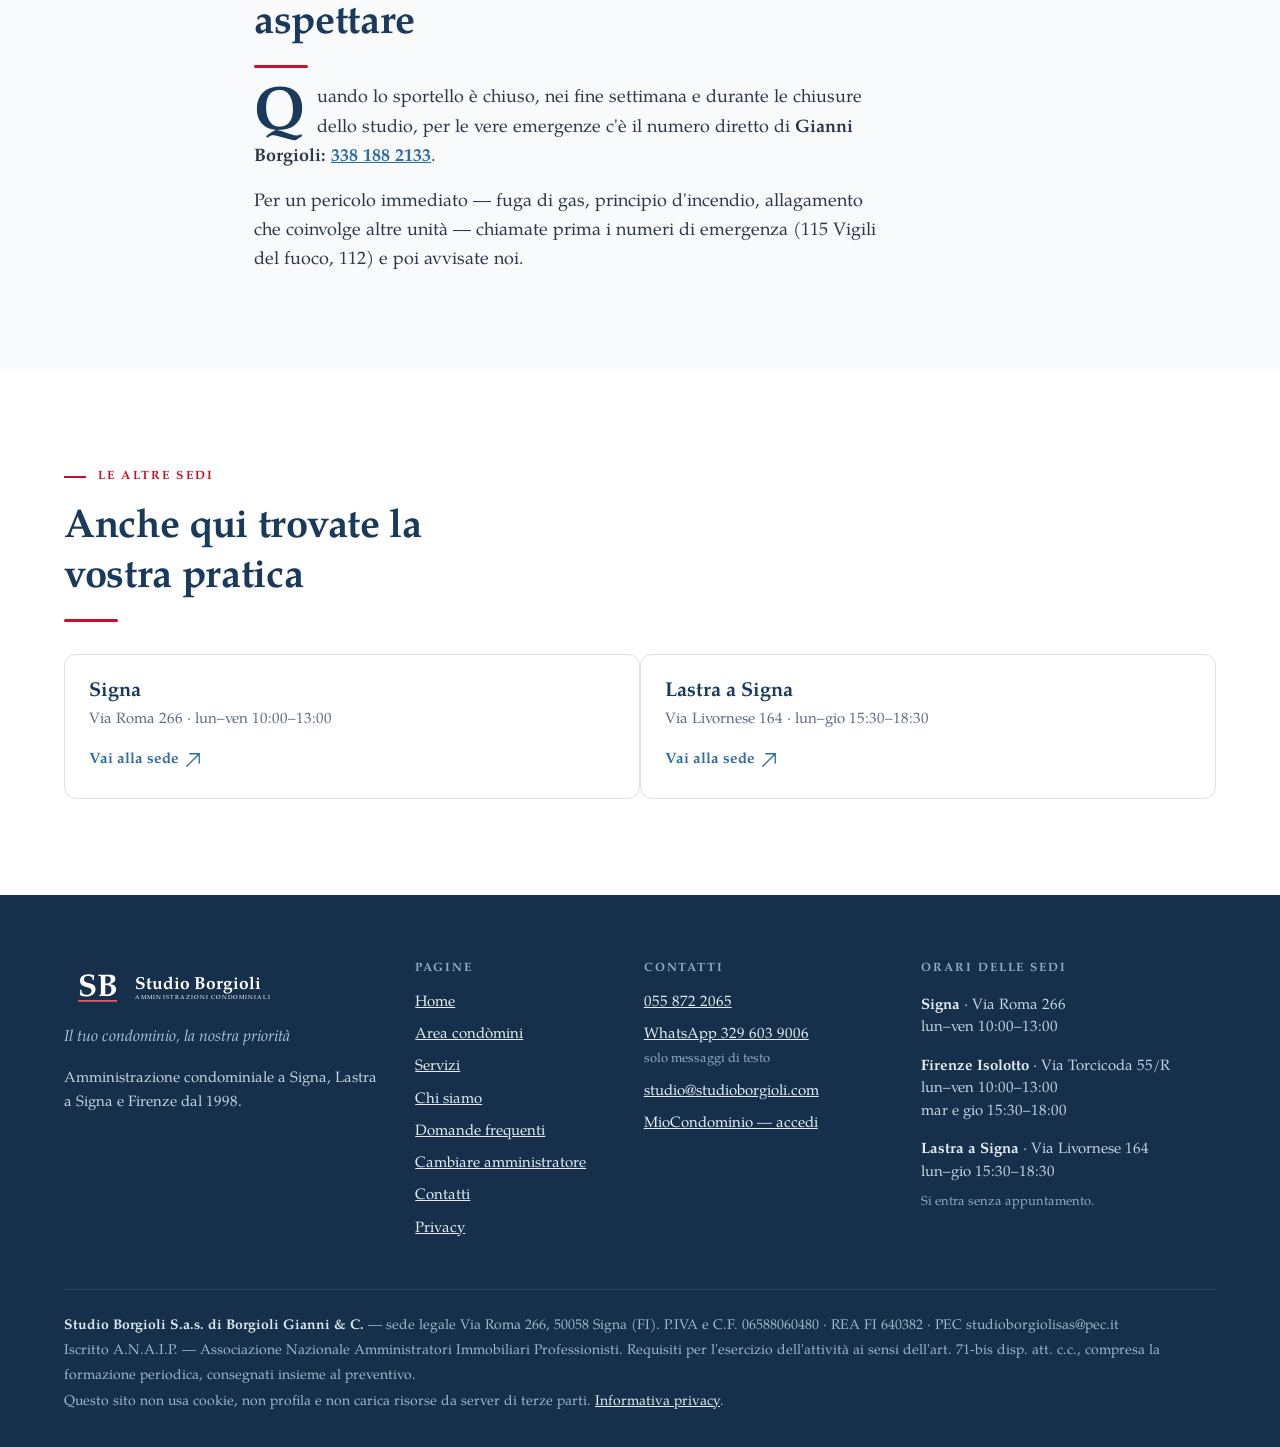
<file: sede-firenze-isolotto.html>
<!DOCTYPE html>
<html lang="it">
<head>
<meta charset="utf-8">
<meta name="viewport" content="width=device-width, initial-scale=1">
<title>Amministratore di condominio a Firenze Isolotto — Studio Borgioli, Via Torcicoda 55/R</title>
<meta name="description" content="Lo sportello dello Studio Borgioli a Firenze, in Via Torcicoda 55/R all’Isolotto: aperto lun–ven 10:00–13:00 e mar e gio 15:30–18:00, senza appuntamento.">
<link rel="canonical" href="https://www.studioborgioli.com/sede-firenze-isolotto.html">
<meta name="theme-color" content="#1A3A5C">
<meta property="og:type" content="website">
<meta property="og:title" content="Amministratore di condominio a Firenze Isolotto — Studio Borgioli, Via Torcicoda 55/R">
<meta property="og:description" content="Lo sportello dello Studio Borgioli a Firenze, in Via Torcicoda 55/R all’Isolotto: aperto lun–ven 10:00–13:00 e mar e gio 15:30–18:00, senza appuntamento.">
<meta property="og:url" content="https://www.studioborgioli.com/sede-firenze-isolotto.html">
<meta property="og:locale" content="it_IT">
<meta property="og:site_name" content="Studio Borgioli">
<meta property="og:image" content="https://www.studioborgioli.com/anteprima-social.png">
<meta property="og:image:width" content="1200">
<meta property="og:image:height" content="630">
<meta property="og:image:alt" content="Studio Borgioli — amministrazione condominiale dal 1998">
<meta name="twitter:card" content="summary_large_image">
<link rel="manifest" href="manifest.json">
<link rel="icon" href="icona-192.png" sizes="192x192">
<link rel="apple-touch-icon" href="icona-192.png">
<meta name="application-name" content="Studio Borgioli">
<meta name="apple-mobile-web-app-title" content="Studio Borgioli">
<link rel="preload" href="font/pagella-regular.woff2" as="font" type="font/woff2" crossorigin>
<link rel="preload" href="font/pagella-bold.woff2" as="font" type="font/woff2" crossorigin>
<link rel="stylesheet" href="stile.css?v=2d224412">
<script type="speculationrules">
{"prerender": [{"where": {"href_matches": "/*.html"}, "eagerness": "moderate"}]}
</script>
</head>
<body>
<a class="salta" href="#principale">Vai al contenuto</a>

<header class="navbar">
  <div class="container navbar__row">
    <a class="logo" href="index.html" aria-label="Studio Borgioli, amministrazioni condominiali — torna alla home">
      <svg class="logo__marchio" viewBox="0 0 375 100" aria-hidden="true" focusable="false" preserveAspectRatio="xMinYMid meet">
        <text class="logo__s" x="24" y="63.6">S</text>
        <text class="logo__b" x="57" y="63.6">B</text>
        <rect class="logo__filo" x="24" y="70.6" width="67" height="3.1"/>
        <text class="logo__nome" x="122" y="51.4">Studio Borgioli</text>
        <text class="logo__coda" x="122.5" y="69.4">AMMINISTRAZIONI CONDOMINIALI</text>
      </svg>
      <svg class="logo__mono" viewBox="18 20 79 60" aria-hidden="true" focusable="false"><text class="logo__s" x="24" y="63.6">S</text><text class="logo__b" x="57" y="63.6">B</text><rect class="logo__filo" x="24" y="70.6" width="67" height="3.1"/></svg>
      <span class="logo__testo">Studio Borgioli</span>
    </a>
    <nav class="nav" aria-label="Navigazione principale">
      <a class="nav__link" href="index.html">Home</a><a class="nav__link" href="condomini.html">Area condòmini</a><a class="nav__link" href="servizi.html">Servizi</a><a class="nav__link" href="chi-siamo.html">Chi siamo</a><a class="nav__link" href="domande.html">Domande frequenti</a><a class="nav__link" href="contatti.html">Contatti</a>
      <a class="nav__tel" href="tel:+390558722065"><svg class="icona icona--sm" viewBox="0 0 24 24" aria-hidden="true" focusable="false"><path stroke-linecap="round" stroke-linejoin="round" d="M2.25 6.75c0 8.284 6.716 15 15 15h2.25a2.25 2.25 0 0 0 2.25-2.25v-1.372c0-.516-.351-.966-.852-1.091l-4.423-1.106c-.44-.11-.902.055-1.173.417l-.97 1.293c-.282.376-.769.542-1.21.38a12.035 12.035 0 0 1-7.143-7.143c-.162-.441.004-.928.38-1.21l1.293-.97c.363-.271.527-.734.417-1.173L6.963 3.102a1.125 1.125 0 0 0-1.091-.852H4.5A2.25 2.25 0 0 0 2.25 4.5v2.25Z"/></svg><span>055 872 2065</span></a>
      <a class="nav__cta" href="amministratore.html"><span class="nav__cta__lungo">Richiedi un preventivo</span><span class="nav__cta__corto">Preventivo</span></a>
    </nav>
  </div>
</header>
<main id="principale">
<div class="container"><nav class="briciole" aria-label="Percorso"><a href="index.html">Home</a><span>›</span><a href="contatti.html">Contatti e sedi</a><span>›</span>Sede di Firenze Isolotto</nav></div>
  <section class="section">
    <div class="container">
      <p class="overline">Sede di Firenze Isolotto</p>
      <h1 class="section-title">Amministratore di condominio a Firenze, zona Isolotto</h1>
      <p class="section-lead">L’Isolotto è la sede cittadina, la più comoda per chi abita a Firenze e per gli stabili della zona sud-ovest. È anche l’unica aperta sia la mattina sia il pomeriggio.</p>

      <div class="scheda-sede">
        <div class="scheda-sede__dati">
          <div class="scheda-sede__riga"><svg class="icona icona--sm" viewBox="0 0 24 24" aria-hidden="true" focusable="false"><path stroke-linecap="round" stroke-linejoin="round" d="M15 10.5a3 3 0 1 1-6 0 3 3 0 0 1 6 0Z"/> <path stroke-linecap="round" stroke-linejoin="round" d="M19.5 10.5c0 7.142-7.5 11.25-7.5 11.25S4.5 17.642 4.5 10.5a7.5 7.5 0 1 1 15 0Z"/></svg>
            <div><span class="scheda-sede__via">Via Torcicoda 55/R</span><br>50143 Firenze</div>
          </div>
          <div class="scheda-sede__riga"><svg class="icona icona--sm" viewBox="0 0 24 24" aria-hidden="true" focusable="false"><path stroke-linecap="round" stroke-linejoin="round" d="M12 6v6h4.5m4.5 0a9 9 0 1 1-18 0 9 9 0 0 1 18 0Z"/></svg>
            <div>
              <dl class="sede__orari"><div><dt>lun–ven</dt><dd>10:00–13:00</dd></div><div><dt>mar e gio</dt><dd>15:30–18:00</dd></div></dl>
              <span class="stato" data-orari="[{&quot;giorni&quot;: [1, 2, 3, 4, 5], &quot;da&quot;: &quot;10:00&quot;, &quot;a&quot;: &quot;13:00&quot;}, {&quot;giorni&quot;: [2, 4], &quot;da&quot;: &quot;15:30&quot;, &quot;a&quot;: &quot;18:00&quot;}]" role="status"></span>
            </div>
          </div>
          <p class="scheda-sede__nota">Si entra <strong>senza appuntamento</strong>. I fascicoli
            sono gli stessi in tutte e tre le sedi: se un giorno vi è più comodo passare da
            un'altra, trovate comunque la vostra pratica.</p>
        </div>
        <div class="scheda-sede__azioni">
          <a class="btn btn--primary" href="tel:+390558722065"><svg class="icona icona--sm" viewBox="0 0 24 24" aria-hidden="true" focusable="false"><path stroke-linecap="round" stroke-linejoin="round" d="M2.25 6.75c0 8.284 6.716 15 15 15h2.25a2.25 2.25 0 0 0 2.25-2.25v-1.372c0-.516-.351-.966-.852-1.091l-4.423-1.106c-.44-.11-.902.055-1.173.417l-.97 1.293c-.282.376-.769.542-1.21.38a12.035 12.035 0 0 1-7.143-7.143c-.162-.441.004-.928.38-1.21l1.293-.97c.363-.271.527-.734.417-1.173L6.963 3.102a1.125 1.125 0 0 0-1.091-.852H4.5A2.25 2.25 0 0 0 2.25 4.5v2.25Z"/></svg> 055 872 2065</a>
          <a class="btn btn--outline" href="https://www.google.com/maps/search/?api=1&amp;query=Via+Torcicoda+55%2FR%2C+50143+Firenze" target="_blank" rel="noopener"><svg class="icona icona--sm" viewBox="0 0 24 24" aria-hidden="true" focusable="false"><path stroke-linecap="round" stroke-linejoin="round" d="M15 10.5a3 3 0 1 1-6 0 3 3 0 0 1 6 0Z"/> <path stroke-linecap="round" stroke-linejoin="round" d="M19.5 10.5c0 7.142-7.5 11.25-7.5 11.25S4.5 17.642 4.5 10.5a7.5 7.5 0 1 1 15 0Z"/></svg> Apri la mappa</a>
          <a class="btn btn--outline" href="https://wa.me/393296039006"><svg class="icona icona--sm" viewBox="0 0 24 24" aria-hidden="true" focusable="false"><path stroke-linecap="round" stroke-linejoin="round" d="M20.25 8.511c.884.284 1.5 1.128 1.5 2.097v4.286c0 1.136-.847 2.1-1.98 2.193-.34.027-.68.052-1.02.072v3.091l-3-3c-1.354 0-2.694-.055-4.02-.163a2.115 2.115 0 0 1-.825-.242m9.345-8.334a2.126 2.126 0 0 0-.476-.095 48.64 48.64 0 0 0-8.048 0c-1.131.094-1.976 1.057-1.976 2.192v4.286c0 .837.46 1.58 1.155 1.951m9.345-8.334V6.637c0-1.621-1.152-3.026-2.76-3.235A48.455 48.455 0 0 0 11.25 3c-2.115 0-4.198.137-6.24.402-1.608.209-2.76 1.614-2.76 3.235v6.226c0 1.621 1.152 3.026 2.76 3.235.577.075 1.157.14 1.74.194V21l4.155-4.155"/></svg> WhatsApp</a>
          <p class="scheda-sede__nota">Il numero WhatsApp <strong>329 603 9006</strong> riceve
            solo messaggi di testo, non chiamate.</p>
        </div>
      </div>
    </div>
  </section>

  <section class="section section--warm">
    <div class="container">
      <p class="overline">Allo sportello</p>
      <h2 class="section-title">Cosa si può fare venendo qui</h2>
      <div class="grid grid--3" style="margin-top:48px">
        <div class="card reveal">
          <div class="card__icon"><svg class="icona" viewBox="0 0 24 24" aria-hidden="true" focusable="false"><path stroke-linecap="round" stroke-linejoin="round" d="M2.25 8.25h19.5M2.25 9h19.5m-16.5 5.25h6m-6 2.25h3m-3.75 3h15a2.25 2.25 0 0 0 2.25-2.25V6.75A2.25 2.25 0 0 0 19.5 4.5h-15a2.25 2.25 0 0 0-2.25 2.25v10.5A2.25 2.25 0 0 0 4.5 19.5Z"/></svg></div>
          <h3>Pagare la rata</h3>
          <p>Oltre al bonifico sul conto del condominio, la rata si paga direttamente qui: c'è il
             POS, quindi anche con bancomat o carta, e la ricevuta ve la diamo subito.</p></div>
        <div class="card reveal">
          <div class="card__icon"><svg class="icona" viewBox="0 0 24 24" aria-hidden="true" focusable="false"><path stroke-linecap="round" stroke-linejoin="round" d="M2.25 12.75V12A2.25 2.25 0 0 1 4.5 9.75h15A2.25 2.25 0 0 1 21.75 12v.75m-8.69-6.44-2.12-2.12a1.5 1.5 0 0 0-1.061-.44H4.5A2.25 2.25 0 0 0 2.25 6v12a2.25 2.25 0 0 0 2.25 2.25h15A2.25 2.25 0 0 0 21.75 18V9a2.25 2.25 0 0 0-2.25-2.25h-5.379a1.5 1.5 0 0 1-1.06-.44Z"/></svg></div>
          <h3>Chiedere un documento</h3>
          <p>Bilanci, verbali e riparti sono già sul portale, ma per gli atti più vecchi o per un
             certificato specifico si fa prima a passare: li recuperiamo dall'archivio.</p></div>
        <div class="card reveal">
          <div class="card__icon"><svg class="icona" viewBox="0 0 24 24" aria-hidden="true" focusable="false"><path stroke-linecap="round" stroke-linejoin="round" d="M15.75 5.25a3 3 0 0 1 3 3m3 0a6 6 0 0 1-7.029 5.912c-.563-.097-1.159.026-1.563.43L10.5 17.25H8.25v2.25H6v2.25H2.25v-2.818c0-.597.237-1.17.659-1.591l6.499-6.499c.404-.404.527-1 .43-1.563A6 6 0 1 1 21.75 8.25Z"/></svg></div>
          <h3>Parlare di un preventivo</h3>
          <p>Se il vostro condominio sta valutando un cambio di amministratore, portate l'ultimo
             bilancio approvato: è da lì che si capisce davvero come è stato gestito.</p></div>
      </div>
    </div>
  </section>

  <section class="section">
    <div class="container container--narrow">
      <p class="overline">La zona</p>
      <h2 class="section-title">Gli stabili che seguiamo da qui</h2>
      <div class="prosa">
        <p>Da questa sede seguiamo condomini nei comuni di Firenze, Scandicci, Signa, Lastra a Signa e Campi Bisenzio, e in particolare
          in queste zone.</p>
      </div>
      <ul class="zona-elenco"><li>Isolotto</li><li>Legnaia</li><li>Soffiano</li><li>Le Torri</li><li>Argingrosso</li><li>San Bartolo a Cintoia</li></ul>
      <div class="prosa" style="margin-top:32px">
        <p>Lo studio è specializzato in <strong>immobili strutturati e ville storiche</strong>:
          edifici con più scale, impianti comuni, parti antiche da manutenere con criterio. Non è
          una specializzazione di facciata — cambia il modo di leggere un preventivo, di
          programmare le manutenzioni e di preparare un'assemblea.</p>
        <p>Se il vostro stabile è appena fuori da questi comuni ditecelo lo stesso: si valuta caso
          per caso, perché conta la distanza reale, non il confine sulla mappa.</p>
      </div>
      <div class="hero__actions" style="margin-top:32px">
        <a class="btn btn--primary" href="amministratore.html">Richiedi un preventivo</a>
        <a class="btn btn--outline" href="servizi.html">Cosa facciamo</a>
      </div>
    </div>
  </section>

  <section class="section section--soft">
    <div class="container container--narrow">
      <p class="overline">Domande</p>
      <h2 class="section-title">Quello che ci chiedono allo sportello</h2>
      <div class="faq" style="margin-top:32px"><details><summary>Devo prendere appuntamento per venire?</summary><p>No. Si entra negli orari di apertura e si aspetta il proprio turno, che di solito è breve. L’appuntamento serve solo per le questioni lunghe: una successione complicata, un passaggio di consegne, la preparazione di un’assemblea difficile. In quel caso chiamate prima, così vi diamo il tempo che serve invece di quello che avanza.</p></details><details><summary>Il mio condominio è seguito da un’altra sede: posso venire qui lo stesso?</summary><p>Sì. I fascicoli sono gli stessi in tutte e tre le sedi e chi vi riceve vede la vostra pratica da qualunque sportello. Scegliete quello che vi è più comodo come orario o come strada, non quello più vicino allo stabile.</p></details><details><summary>Posso pagare la rata condominiale allo sportello?</summary><p>Sì. Oltre al bonifico sul conto corrente del condominio, la rata si paga qui: c’è il POS, quindi anche con bancomat o carta, e la ricevuta ve la consegniamo subito. Il versamento compare poi sulla vostra situazione contabile nel portale.</p></details><details><summary>Cosa porto se voglio un preventivo per il mio condominio?</summary><p>L’ultimo bilancio consuntivo approvato è il documento che dice più di tutti: da lì si capisce come è stato gestito lo stabile. Se ci sono, portate anche il regolamento e le tabelle millesimali. Bastano comunque il numero delle unità e l’elenco degli impianti comuni per avere una prima risposta seria.</p></details></div>

      <h2 class="section-title" style="margin-top:56px">Se il guasto non può aspettare</h2>
      <div class="prosa" style="margin-top:16px">
        <p>Quando lo sportello è chiuso, nei fine settimana e durante le chiusure dello studio, per
          le vere emergenze c'è il numero diretto di <strong>Gianni Borgioli:
          <a href="tel:+393381882133">338 188 2133</a></strong>.</p>
        <p>Per un pericolo immediato — fuga di gas, principio d'incendio, allagamento che coinvolge
          altre unità — chiamate prima i numeri di emergenza (115 Vigili del fuoco, 112) e poi
          avvisate noi.</p>
      </div>
    </div>
  </section>

  <section class="section">
    <div class="container">
      <p class="overline">Le altre sedi</p>
      <h2 class="section-title">Anche qui trovate la vostra pratica</h2>
      <div class="altre-sedi"><a class="altra-sede" href="sede-signa.html">
          <h3>Signa</h3>
          <p>Via Roma 266 · lun–ven 10:00–13:00</p>
          <span class="altra-sede__vai">Vai alla sede <svg class="icona icona--sm" viewBox="0 0 24 24" aria-hidden="true" focusable="false"><path stroke-linecap="round" stroke-linejoin="round" d="m4.5 19.5 15-15m0 0H8.25m11.25 0v11.25"/></svg></span></a><a class="altra-sede" href="sede-lastra-a-signa.html">
          <h3>Lastra a Signa</h3>
          <p>Via Livornese 164 · lun–gio 15:30–18:30</p>
          <span class="altra-sede__vai">Vai alla sede <svg class="icona icona--sm" viewBox="0 0 24 24" aria-hidden="true" focusable="false"><path stroke-linecap="round" stroke-linejoin="round" d="m4.5 19.5 15-15m0 0H8.25m11.25 0v11.25"/></svg></span></a></div>
    </div>
  </section>
  <div class="barra-mobile" aria-label="Contatti rapidi">
    <a class="barra-mobile__voce" href="tel:+390558722065"><svg class="icona icona--sm" viewBox="0 0 24 24" aria-hidden="true" focusable="false"><path stroke-linecap="round" stroke-linejoin="round" d="M2.25 6.75c0 8.284 6.716 15 15 15h2.25a2.25 2.25 0 0 0 2.25-2.25v-1.372c0-.516-.351-.966-.852-1.091l-4.423-1.106c-.44-.11-.902.055-1.173.417l-.97 1.293c-.282.376-.769.542-1.21.38a12.035 12.035 0 0 1-7.143-7.143c-.162-.441.004-.928.38-1.21l1.293-.97c.363-.271.527-.734.417-1.173L6.963 3.102a1.125 1.125 0 0 0-1.091-.852H4.5A2.25 2.25 0 0 0 2.25 4.5v2.25Z"/></svg><span>Chiama</span></a>
    <a class="barra-mobile__voce barra-mobile__voce--wa" href="https://wa.me/393296039006"><svg class="icona icona--sm" viewBox="0 0 24 24" aria-hidden="true" focusable="false"><path stroke-linecap="round" stroke-linejoin="round" d="M20.25 8.511c.884.284 1.5 1.128 1.5 2.097v4.286c0 1.136-.847 2.1-1.98 2.193-.34.027-.68.052-1.02.072v3.091l-3-3c-1.354 0-2.694-.055-4.02-.163a2.115 2.115 0 0 1-.825-.242m9.345-8.334a2.126 2.126 0 0 0-.476-.095 48.64 48.64 0 0 0-8.048 0c-1.131.094-1.976 1.057-1.976 2.192v4.286c0 .837.46 1.58 1.155 1.951m9.345-8.334V6.637c0-1.621-1.152-3.026-2.76-3.235A48.455 48.455 0 0 0 11.25 3c-2.115 0-4.198.137-6.24.402-1.608.209-2.76 1.614-2.76 3.235v6.226c0 1.621 1.152 3.026 2.76 3.235.577.075 1.157.14 1.74.194V21l4.155-4.155"/></svg><span>WhatsApp</span></a>
  </div>
</main>

<footer class="piede">
  <div class="container">
    <div class="piede__grid">
      <div>
        <svg class="piede__marchio" viewBox="0 0 375 100" role="img" aria-label="Studio Borgioli, amministrazioni condominiali">
          <text class="logo__s" x="24" y="63.6">S</text>
          <text class="logo__b" x="57" y="63.6">B</text>
          <rect class="logo__filo" x="24" y="70.6" width="67" height="3.1"/>
          <text class="logo__nome" x="122" y="51.4">Studio Borgioli</text>
          <text class="logo__coda" x="122.5" y="69.4">AMMINISTRAZIONI CONDOMINIALI</text>
        </svg>
        <p class="piede__tagline">Il tuo condominio, la nostra priorità</p>
        <p style="margin-top:16px;font-size:15px">Amministrazione condominiale a Signa,
          Lastra a Signa e Firenze dal 1998.</p>
      </div>
      <div>
        <p class="piede__et">Pagine</p>
        <ul><li><a href="index.html">Home</a></li><li><a href="condomini.html">Area condòmini</a></li><li><a href="servizi.html">Servizi</a></li><li><a href="chi-siamo.html">Chi siamo</a></li><li><a href="domande.html">Domande frequenti</a></li><li><a href="amministratore.html">Cambiare amministratore</a></li><li><a href="contatti.html">Contatti</a></li><li><a href="privacy.html">Privacy</a></li></ul>
      </div>
      <div>
        <p class="piede__et">Contatti</p>
        <ul>
          <li><a href="tel:+390558722065">055 872 2065</a></li>
          <li><a href="https://wa.me/393296039006">WhatsApp 329 603 9006</a><br>
              <span class="piede__min">solo messaggi di testo</span></li>
          <li><a href="mailto:studio@studioborgioli.com">studio@studioborgioli.com</a></li>
          <li><a href="https://www.miocondominio.eu" target="_blank" rel="noopener">MioCondominio — accedi</a></li>
        </ul>
      </div>
      <div>
        <p class="piede__et">Orari delle sedi</p>
        <ul class="piede__orari">
          <li><b>Signa</b> · Via Roma 266<br>lun–ven 10:00–13:00</li>
          <li><b>Firenze Isolotto</b> · Via Torcicoda 55/R<br>lun–ven 10:00–13:00<br>mar e gio 15:30–18:00</li>
          <li><b>Lastra a Signa</b> · Via Livornese 164<br>lun–gio 15:30–18:30</li>
        </ul>
        <p class="piede__min">Si entra senza appuntamento.</p>
      </div>
    </div>
      <p class="piede__legale">
        <strong>Studio Borgioli S.a.s. di Borgioli Gianni &amp; C.</strong> — sede legale
        Via Roma 266, 50058 Signa (FI).
        P.IVA e C.F. 06588060480 · REA FI 640382 · PEC studioborgiolisas@pec.it<br>
        Iscritto A.N.A.I.P. — Associazione Nazionale Amministratori Immobiliari Professionisti.
        Requisiti per l'esercizio dell'attività ai sensi dell'art. 71-bis disp. att. c.c.,
        compresa la formazione periodica, consegnati insieme al preventivo.<br>
        Questo sito non usa cookie, non profila e non carica risorse da server di terze parti.
        <a href="privacy.html">Informativa privacy</a>.
      </p>
  </div>
</footer>
<script src="script.js?v=2d224412" defer></script>
<script type="application/ld+json">{
 "@context": "https://schema.org",
 "@type": "RealEstateAgent",
 "@id": "https://www.studioborgioli.com/sede-firenze-isolotto.html#sede",
 "name": "Studio Borgioli — sede di Firenze Isolotto",
 "description": "Lo sportello dello Studio Borgioli a Firenze, in Via Torcicoda 55/R all’Isolotto: aperto lun–ven 10:00–13:00 e mar e gio 15:30–18:00, senza appuntamento.",
 "url": "https://www.studioborgioli.com/sede-firenze-isolotto.html",
 "parentOrganization": {
  "@type": "Organization",
  "name": "Studio Borgioli S.a.s. di Borgioli Gianni & C.",
  "url": "https://www.studioborgioli.com/",
  "vatID": "06588060480"
 },
 "address": {
  "@type": "PostalAddress",
  "streetAddress": "Via Torcicoda 55/R",
  "postalCode": "50143",
  "addressLocality": "Firenze",
  "addressRegion": "FI",
  "addressCountry": "IT"
 },
 "telephone": "+39 055 872 2065",
 "email": "studio@studioborgioli.com",
 "image": "https://www.studioborgioli.com/anteprima-social.png",
 "hasMap": "https://www.google.com/maps/search/?api=1&query=Via+Torcicoda+55%2FR%2C+50143+Firenze",
 "priceRange": "$$",
 "areaServed": [
  {
   "@type": "City",
   "name": "Firenze"
  },
  {
   "@type": "City",
   "name": "Scandicci"
  },
  {
   "@type": "City",
   "name": "Signa"
  },
  {
   "@type": "City",
   "name": "Lastra a Signa"
  },
  {
   "@type": "City",
   "name": "Campi Bisenzio"
  }
 ],
 "openingHoursSpecification": [
  {
   "@type": "OpeningHoursSpecification",
   "dayOfWeek": [
    "Mo",
    "We",
    "Fr"
   ],
   "opens": "10:00",
   "closes": "13:00"
  },
  {
   "@type": "OpeningHoursSpecification",
   "dayOfWeek": [
    "Tu",
    "Th"
   ],
   "opens": "10:00",
   "closes": "18:00"
  }
 ],
 "knowsAbout": [
  "amministrazione condominiale",
  "immobili strutturati",
  "ville storiche",
  "assemblee condominiali",
  "bilanci condominiali"
 ]
}</script>
<script type="application/ld+json">{
 "@context": "https://schema.org",
 "@type": "BreadcrumbList",
 "itemListElement": [
  {
   "@type": "ListItem",
   "position": 1,
   "name": "Home",
   "item": "https://www.studioborgioli.com/"
  },
  {
   "@type": "ListItem",
   "position": 2,
   "name": "Contatti e sedi",
   "item": "https://www.studioborgioli.com/contatti.html"
  },
  {
   "@type": "ListItem",
   "position": 3,
   "name": "Sede di Firenze Isolotto",
   "item": "https://www.studioborgioli.com/sede-firenze-isolotto.html"
  }
 ]
}</script>
<script type="application/ld+json">{
 "@context": "https://schema.org",
 "@type": "FAQPage",
 "mainEntity": [
  {
   "@type": "Question",
   "name": "Devo prendere appuntamento per venire?",
   "acceptedAnswer": {
    "@type": "Answer",
    "text": "No. Si entra negli orari di apertura e si aspetta il proprio turno, che di solito è breve. L’appuntamento serve solo per le questioni lunghe: una successione complicata, un passaggio di consegne, la preparazione di un’assemblea difficile. In quel caso chiamate prima, così vi diamo il tempo che serve invece di quello che avanza."
   }
  },
  {
   "@type": "Question",
   "name": "Il mio condominio è seguito da un’altra sede: posso venire qui lo stesso?",
   "acceptedAnswer": {
    "@type": "Answer",
    "text": "Sì. I fascicoli sono gli stessi in tutte e tre le sedi e chi vi riceve vede la vostra pratica da qualunque sportello. Scegliete quello che vi è più comodo come orario o come strada, non quello più vicino allo stabile."
   }
  },
  {
   "@type": "Question",
   "name": "Posso pagare la rata condominiale allo sportello?",
   "acceptedAnswer": {
    "@type": "Answer",
    "text": "Sì. Oltre al bonifico sul conto corrente del condominio, la rata si paga qui: c’è il POS, quindi anche con bancomat o carta, e la ricevuta ve la consegniamo subito. Il versamento compare poi sulla vostra situazione contabile nel portale."
   }
  },
  {
   "@type": "Question",
   "name": "Cosa porto se voglio un preventivo per il mio condominio?",
   "acceptedAnswer": {
    "@type": "Answer",
    "text": "L’ultimo bilancio consuntivo approvato è il documento che dice più di tutti: da lì si capisce come è stato gestito lo stabile. Se ci sono, portate anche il regolamento e le tabelle millesimali. Bastano comunque il numero delle unità e l’elenco degli impianti comuni per avere una prima risposta seria."
   }
  }
 ]
}</script>
</body>
</html>
</file>
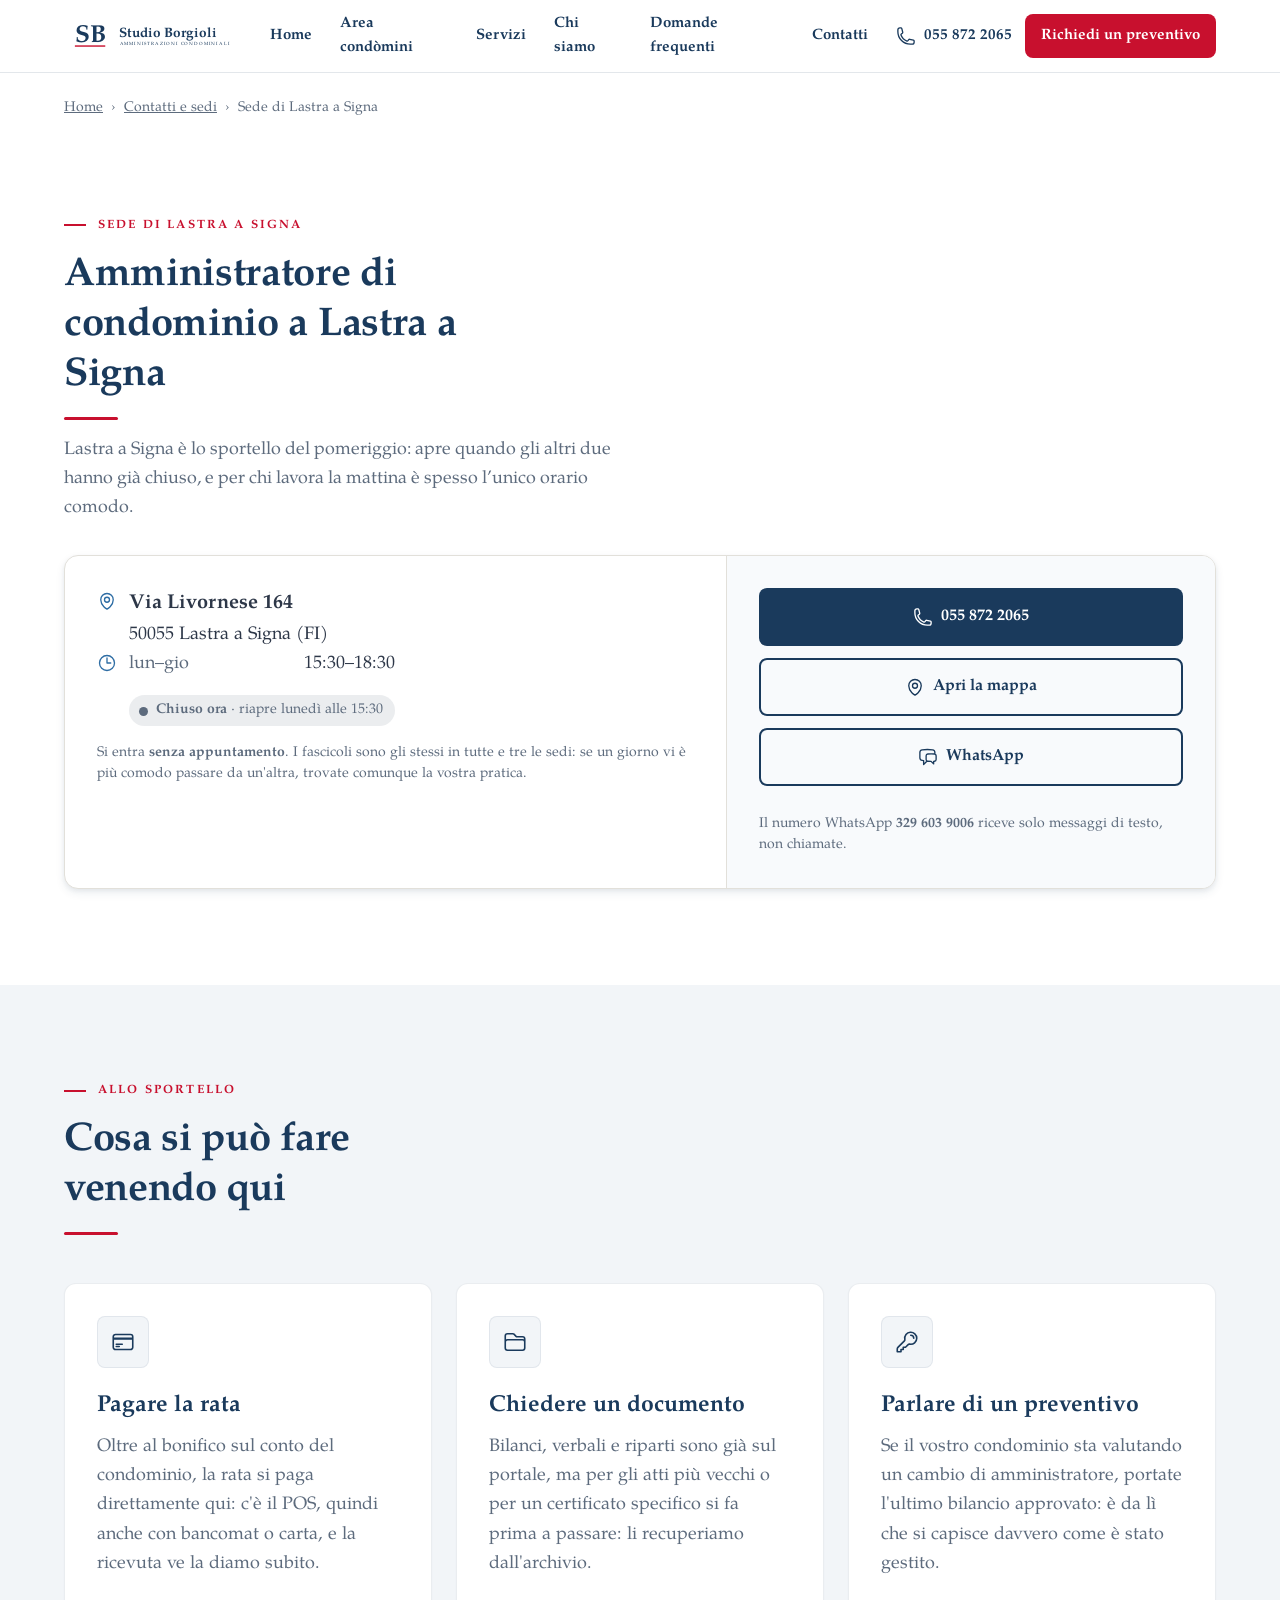
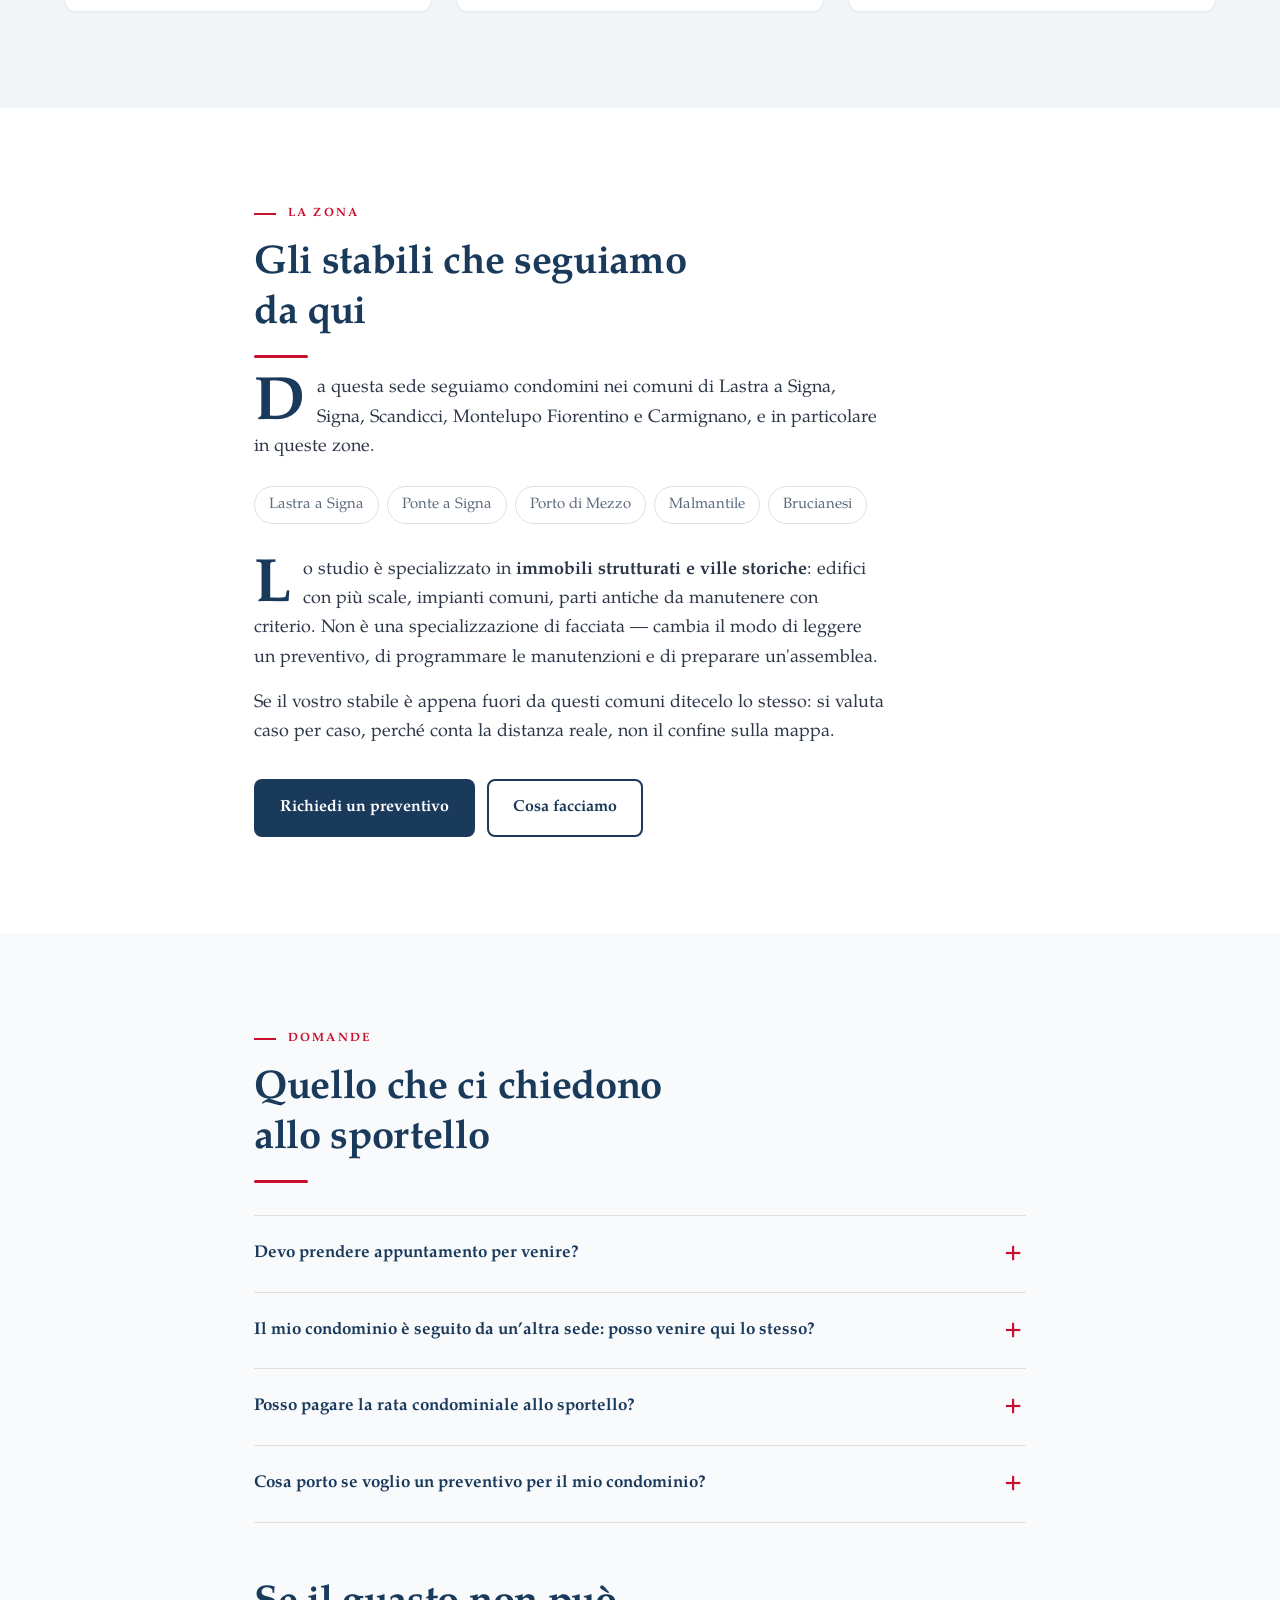
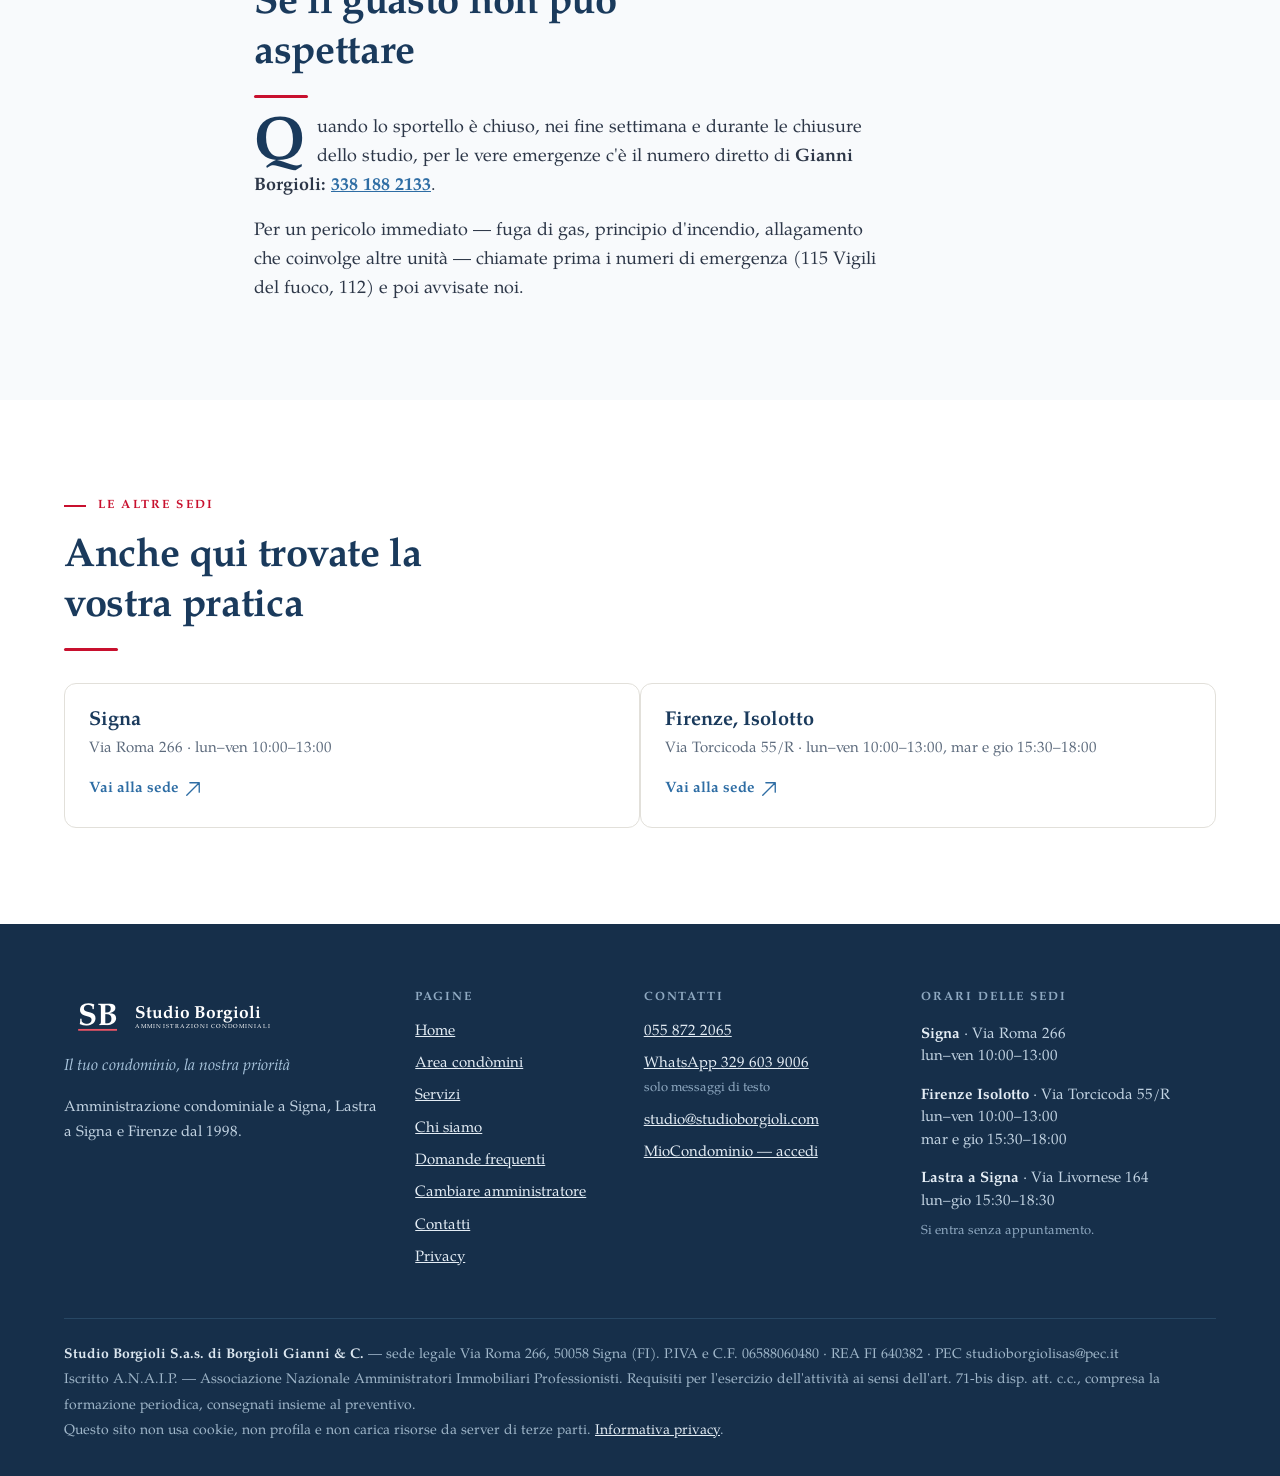
<file: sede-lastra-a-signa.html>
<!DOCTYPE html>
<html lang="it">
<head>
<meta charset="utf-8">
<meta name="viewport" content="width=device-width, initial-scale=1">
<title>Amministratore di condominio a Lastra a Signa — Studio Borgioli, Via Livornese 164</title>
<meta name="description" content="Lo sportello dello Studio Borgioli a Lastra a Signa, in Via Livornese 164: aperto lun–gio 15:30–18:30, senza appuntamento. Amministrazione condominiale sul territorio dal 1998.">
<link rel="canonical" href="https://www.studioborgioli.com/sede-lastra-a-signa.html">
<meta name="theme-color" content="#1A3A5C">
<meta property="og:type" content="website">
<meta property="og:title" content="Amministratore di condominio a Lastra a Signa — Studio Borgioli, Via Livornese 164">
<meta property="og:description" content="Lo sportello dello Studio Borgioli a Lastra a Signa, in Via Livornese 164: aperto lun–gio 15:30–18:30, senza appuntamento. Amministrazione condominiale sul territorio dal 1998.">
<meta property="og:url" content="https://www.studioborgioli.com/sede-lastra-a-signa.html">
<meta property="og:locale" content="it_IT">
<meta property="og:site_name" content="Studio Borgioli">
<meta property="og:image" content="https://www.studioborgioli.com/anteprima-social.png">
<meta property="og:image:width" content="1200">
<meta property="og:image:height" content="630">
<meta property="og:image:alt" content="Studio Borgioli — amministrazione condominiale dal 1998">
<meta name="twitter:card" content="summary_large_image">
<link rel="manifest" href="manifest.json">
<link rel="icon" href="icona-192.png" sizes="192x192">
<link rel="apple-touch-icon" href="icona-192.png">
<meta name="application-name" content="Studio Borgioli">
<meta name="apple-mobile-web-app-title" content="Studio Borgioli">
<link rel="preload" href="font/pagella-regular.woff2" as="font" type="font/woff2" crossorigin>
<link rel="preload" href="font/pagella-bold.woff2" as="font" type="font/woff2" crossorigin>
<link rel="stylesheet" href="stile.css?v=2d224412">
<script type="speculationrules">
{"prerender": [{"where": {"href_matches": "/*.html"}, "eagerness": "moderate"}]}
</script>
</head>
<body>
<a class="salta" href="#principale">Vai al contenuto</a>

<header class="navbar">
  <div class="container navbar__row">
    <a class="logo" href="index.html" aria-label="Studio Borgioli, amministrazioni condominiali — torna alla home">
      <svg class="logo__marchio" viewBox="0 0 375 100" aria-hidden="true" focusable="false" preserveAspectRatio="xMinYMid meet">
        <text class="logo__s" x="24" y="63.6">S</text>
        <text class="logo__b" x="57" y="63.6">B</text>
        <rect class="logo__filo" x="24" y="70.6" width="67" height="3.1"/>
        <text class="logo__nome" x="122" y="51.4">Studio Borgioli</text>
        <text class="logo__coda" x="122.5" y="69.4">AMMINISTRAZIONI CONDOMINIALI</text>
      </svg>
      <svg class="logo__mono" viewBox="18 20 79 60" aria-hidden="true" focusable="false"><text class="logo__s" x="24" y="63.6">S</text><text class="logo__b" x="57" y="63.6">B</text><rect class="logo__filo" x="24" y="70.6" width="67" height="3.1"/></svg>
      <span class="logo__testo">Studio Borgioli</span>
    </a>
    <nav class="nav" aria-label="Navigazione principale">
      <a class="nav__link" href="index.html">Home</a><a class="nav__link" href="condomini.html">Area condòmini</a><a class="nav__link" href="servizi.html">Servizi</a><a class="nav__link" href="chi-siamo.html">Chi siamo</a><a class="nav__link" href="domande.html">Domande frequenti</a><a class="nav__link" href="contatti.html">Contatti</a>
      <a class="nav__tel" href="tel:+390558722065"><svg class="icona icona--sm" viewBox="0 0 24 24" aria-hidden="true" focusable="false"><path stroke-linecap="round" stroke-linejoin="round" d="M2.25 6.75c0 8.284 6.716 15 15 15h2.25a2.25 2.25 0 0 0 2.25-2.25v-1.372c0-.516-.351-.966-.852-1.091l-4.423-1.106c-.44-.11-.902.055-1.173.417l-.97 1.293c-.282.376-.769.542-1.21.38a12.035 12.035 0 0 1-7.143-7.143c-.162-.441.004-.928.38-1.21l1.293-.97c.363-.271.527-.734.417-1.173L6.963 3.102a1.125 1.125 0 0 0-1.091-.852H4.5A2.25 2.25 0 0 0 2.25 4.5v2.25Z"/></svg><span>055 872 2065</span></a>
      <a class="nav__cta" href="amministratore.html"><span class="nav__cta__lungo">Richiedi un preventivo</span><span class="nav__cta__corto">Preventivo</span></a>
    </nav>
  </div>
</header>
<main id="principale">
<div class="container"><nav class="briciole" aria-label="Percorso"><a href="index.html">Home</a><span>›</span><a href="contatti.html">Contatti e sedi</a><span>›</span>Sede di Lastra a Signa</nav></div>
  <section class="section">
    <div class="container">
      <p class="overline">Sede di Lastra a Signa</p>
      <h1 class="section-title">Amministratore di condominio a Lastra a Signa</h1>
      <p class="section-lead">Lastra a Signa è lo sportello del pomeriggio: apre quando gli altri due hanno già chiuso, e per chi lavora la mattina è spesso l’unico orario comodo.</p>

      <div class="scheda-sede">
        <div class="scheda-sede__dati">
          <div class="scheda-sede__riga"><svg class="icona icona--sm" viewBox="0 0 24 24" aria-hidden="true" focusable="false"><path stroke-linecap="round" stroke-linejoin="round" d="M15 10.5a3 3 0 1 1-6 0 3 3 0 0 1 6 0Z"/> <path stroke-linecap="round" stroke-linejoin="round" d="M19.5 10.5c0 7.142-7.5 11.25-7.5 11.25S4.5 17.642 4.5 10.5a7.5 7.5 0 1 1 15 0Z"/></svg>
            <div><span class="scheda-sede__via">Via Livornese 164</span><br>50055 Lastra a Signa (FI)</div>
          </div>
          <div class="scheda-sede__riga"><svg class="icona icona--sm" viewBox="0 0 24 24" aria-hidden="true" focusable="false"><path stroke-linecap="round" stroke-linejoin="round" d="M12 6v6h4.5m4.5 0a9 9 0 1 1-18 0 9 9 0 0 1 18 0Z"/></svg>
            <div>
              <dl class="sede__orari"><div><dt>lun–gio</dt><dd>15:30–18:30</dd></div></dl>
              <span class="stato" data-orari="[{&quot;giorni&quot;: [1, 2, 3, 4], &quot;da&quot;: &quot;15:30&quot;, &quot;a&quot;: &quot;18:30&quot;}]" role="status"></span>
            </div>
          </div>
          <p class="scheda-sede__nota">Si entra <strong>senza appuntamento</strong>. I fascicoli
            sono gli stessi in tutte e tre le sedi: se un giorno vi è più comodo passare da
            un'altra, trovate comunque la vostra pratica.</p>
        </div>
        <div class="scheda-sede__azioni">
          <a class="btn btn--primary" href="tel:+390558722065"><svg class="icona icona--sm" viewBox="0 0 24 24" aria-hidden="true" focusable="false"><path stroke-linecap="round" stroke-linejoin="round" d="M2.25 6.75c0 8.284 6.716 15 15 15h2.25a2.25 2.25 0 0 0 2.25-2.25v-1.372c0-.516-.351-.966-.852-1.091l-4.423-1.106c-.44-.11-.902.055-1.173.417l-.97 1.293c-.282.376-.769.542-1.21.38a12.035 12.035 0 0 1-7.143-7.143c-.162-.441.004-.928.38-1.21l1.293-.97c.363-.271.527-.734.417-1.173L6.963 3.102a1.125 1.125 0 0 0-1.091-.852H4.5A2.25 2.25 0 0 0 2.25 4.5v2.25Z"/></svg> 055 872 2065</a>
          <a class="btn btn--outline" href="https://www.google.com/maps/search/?api=1&amp;query=Via+Livornese+164%2C+50055+Lastra+a+Signa+FI" target="_blank" rel="noopener"><svg class="icona icona--sm" viewBox="0 0 24 24" aria-hidden="true" focusable="false"><path stroke-linecap="round" stroke-linejoin="round" d="M15 10.5a3 3 0 1 1-6 0 3 3 0 0 1 6 0Z"/> <path stroke-linecap="round" stroke-linejoin="round" d="M19.5 10.5c0 7.142-7.5 11.25-7.5 11.25S4.5 17.642 4.5 10.5a7.5 7.5 0 1 1 15 0Z"/></svg> Apri la mappa</a>
          <a class="btn btn--outline" href="https://wa.me/393296039006"><svg class="icona icona--sm" viewBox="0 0 24 24" aria-hidden="true" focusable="false"><path stroke-linecap="round" stroke-linejoin="round" d="M20.25 8.511c.884.284 1.5 1.128 1.5 2.097v4.286c0 1.136-.847 2.1-1.98 2.193-.34.027-.68.052-1.02.072v3.091l-3-3c-1.354 0-2.694-.055-4.02-.163a2.115 2.115 0 0 1-.825-.242m9.345-8.334a2.126 2.126 0 0 0-.476-.095 48.64 48.64 0 0 0-8.048 0c-1.131.094-1.976 1.057-1.976 2.192v4.286c0 .837.46 1.58 1.155 1.951m9.345-8.334V6.637c0-1.621-1.152-3.026-2.76-3.235A48.455 48.455 0 0 0 11.25 3c-2.115 0-4.198.137-6.24.402-1.608.209-2.76 1.614-2.76 3.235v6.226c0 1.621 1.152 3.026 2.76 3.235.577.075 1.157.14 1.74.194V21l4.155-4.155"/></svg> WhatsApp</a>
          <p class="scheda-sede__nota">Il numero WhatsApp <strong>329 603 9006</strong> riceve
            solo messaggi di testo, non chiamate.</p>
        </div>
      </div>
    </div>
  </section>

  <section class="section section--warm">
    <div class="container">
      <p class="overline">Allo sportello</p>
      <h2 class="section-title">Cosa si può fare venendo qui</h2>
      <div class="grid grid--3" style="margin-top:48px">
        <div class="card reveal">
          <div class="card__icon"><svg class="icona" viewBox="0 0 24 24" aria-hidden="true" focusable="false"><path stroke-linecap="round" stroke-linejoin="round" d="M2.25 8.25h19.5M2.25 9h19.5m-16.5 5.25h6m-6 2.25h3m-3.75 3h15a2.25 2.25 0 0 0 2.25-2.25V6.75A2.25 2.25 0 0 0 19.5 4.5h-15a2.25 2.25 0 0 0-2.25 2.25v10.5A2.25 2.25 0 0 0 4.5 19.5Z"/></svg></div>
          <h3>Pagare la rata</h3>
          <p>Oltre al bonifico sul conto del condominio, la rata si paga direttamente qui: c'è il
             POS, quindi anche con bancomat o carta, e la ricevuta ve la diamo subito.</p></div>
        <div class="card reveal">
          <div class="card__icon"><svg class="icona" viewBox="0 0 24 24" aria-hidden="true" focusable="false"><path stroke-linecap="round" stroke-linejoin="round" d="M2.25 12.75V12A2.25 2.25 0 0 1 4.5 9.75h15A2.25 2.25 0 0 1 21.75 12v.75m-8.69-6.44-2.12-2.12a1.5 1.5 0 0 0-1.061-.44H4.5A2.25 2.25 0 0 0 2.25 6v12a2.25 2.25 0 0 0 2.25 2.25h15A2.25 2.25 0 0 0 21.75 18V9a2.25 2.25 0 0 0-2.25-2.25h-5.379a1.5 1.5 0 0 1-1.06-.44Z"/></svg></div>
          <h3>Chiedere un documento</h3>
          <p>Bilanci, verbali e riparti sono già sul portale, ma per gli atti più vecchi o per un
             certificato specifico si fa prima a passare: li recuperiamo dall'archivio.</p></div>
        <div class="card reveal">
          <div class="card__icon"><svg class="icona" viewBox="0 0 24 24" aria-hidden="true" focusable="false"><path stroke-linecap="round" stroke-linejoin="round" d="M15.75 5.25a3 3 0 0 1 3 3m3 0a6 6 0 0 1-7.029 5.912c-.563-.097-1.159.026-1.563.43L10.5 17.25H8.25v2.25H6v2.25H2.25v-2.818c0-.597.237-1.17.659-1.591l6.499-6.499c.404-.404.527-1 .43-1.563A6 6 0 1 1 21.75 8.25Z"/></svg></div>
          <h3>Parlare di un preventivo</h3>
          <p>Se il vostro condominio sta valutando un cambio di amministratore, portate l'ultimo
             bilancio approvato: è da lì che si capisce davvero come è stato gestito.</p></div>
      </div>
    </div>
  </section>

  <section class="section">
    <div class="container container--narrow">
      <p class="overline">La zona</p>
      <h2 class="section-title">Gli stabili che seguiamo da qui</h2>
      <div class="prosa">
        <p>Da questa sede seguiamo condomini nei comuni di Lastra a Signa, Signa, Scandicci, Montelupo Fiorentino e Carmignano, e in particolare
          in queste zone.</p>
      </div>
      <ul class="zona-elenco"><li>Lastra a Signa</li><li>Ponte a Signa</li><li>Porto di Mezzo</li><li>Malmantile</li><li>Brucianesi</li></ul>
      <div class="prosa" style="margin-top:32px">
        <p>Lo studio è specializzato in <strong>immobili strutturati e ville storiche</strong>:
          edifici con più scale, impianti comuni, parti antiche da manutenere con criterio. Non è
          una specializzazione di facciata — cambia il modo di leggere un preventivo, di
          programmare le manutenzioni e di preparare un'assemblea.</p>
        <p>Se il vostro stabile è appena fuori da questi comuni ditecelo lo stesso: si valuta caso
          per caso, perché conta la distanza reale, non il confine sulla mappa.</p>
      </div>
      <div class="hero__actions" style="margin-top:32px">
        <a class="btn btn--primary" href="amministratore.html">Richiedi un preventivo</a>
        <a class="btn btn--outline" href="servizi.html">Cosa facciamo</a>
      </div>
    </div>
  </section>

  <section class="section section--soft">
    <div class="container container--narrow">
      <p class="overline">Domande</p>
      <h2 class="section-title">Quello che ci chiedono allo sportello</h2>
      <div class="faq" style="margin-top:32px"><details><summary>Devo prendere appuntamento per venire?</summary><p>No. Si entra negli orari di apertura e si aspetta il proprio turno, che di solito è breve. L’appuntamento serve solo per le questioni lunghe: una successione complicata, un passaggio di consegne, la preparazione di un’assemblea difficile. In quel caso chiamate prima, così vi diamo il tempo che serve invece di quello che avanza.</p></details><details><summary>Il mio condominio è seguito da un’altra sede: posso venire qui lo stesso?</summary><p>Sì. I fascicoli sono gli stessi in tutte e tre le sedi e chi vi riceve vede la vostra pratica da qualunque sportello. Scegliete quello che vi è più comodo come orario o come strada, non quello più vicino allo stabile.</p></details><details><summary>Posso pagare la rata condominiale allo sportello?</summary><p>Sì. Oltre al bonifico sul conto corrente del condominio, la rata si paga qui: c’è il POS, quindi anche con bancomat o carta, e la ricevuta ve la consegniamo subito. Il versamento compare poi sulla vostra situazione contabile nel portale.</p></details><details><summary>Cosa porto se voglio un preventivo per il mio condominio?</summary><p>L’ultimo bilancio consuntivo approvato è il documento che dice più di tutti: da lì si capisce come è stato gestito lo stabile. Se ci sono, portate anche il regolamento e le tabelle millesimali. Bastano comunque il numero delle unità e l’elenco degli impianti comuni per avere una prima risposta seria.</p></details></div>

      <h2 class="section-title" style="margin-top:56px">Se il guasto non può aspettare</h2>
      <div class="prosa" style="margin-top:16px">
        <p>Quando lo sportello è chiuso, nei fine settimana e durante le chiusure dello studio, per
          le vere emergenze c'è il numero diretto di <strong>Gianni Borgioli:
          <a href="tel:+393381882133">338 188 2133</a></strong>.</p>
        <p>Per un pericolo immediato — fuga di gas, principio d'incendio, allagamento che coinvolge
          altre unità — chiamate prima i numeri di emergenza (115 Vigili del fuoco, 112) e poi
          avvisate noi.</p>
      </div>
    </div>
  </section>

  <section class="section">
    <div class="container">
      <p class="overline">Le altre sedi</p>
      <h2 class="section-title">Anche qui trovate la vostra pratica</h2>
      <div class="altre-sedi"><a class="altra-sede" href="sede-signa.html">
          <h3>Signa</h3>
          <p>Via Roma 266 · lun–ven 10:00–13:00</p>
          <span class="altra-sede__vai">Vai alla sede <svg class="icona icona--sm" viewBox="0 0 24 24" aria-hidden="true" focusable="false"><path stroke-linecap="round" stroke-linejoin="round" d="m4.5 19.5 15-15m0 0H8.25m11.25 0v11.25"/></svg></span></a><a class="altra-sede" href="sede-firenze-isolotto.html">
          <h3>Firenze, Isolotto</h3>
          <p>Via Torcicoda 55/R · lun–ven 10:00–13:00, mar e gio 15:30–18:00</p>
          <span class="altra-sede__vai">Vai alla sede <svg class="icona icona--sm" viewBox="0 0 24 24" aria-hidden="true" focusable="false"><path stroke-linecap="round" stroke-linejoin="round" d="m4.5 19.5 15-15m0 0H8.25m11.25 0v11.25"/></svg></span></a></div>
    </div>
  </section>
  <div class="barra-mobile" aria-label="Contatti rapidi">
    <a class="barra-mobile__voce" href="tel:+390558722065"><svg class="icona icona--sm" viewBox="0 0 24 24" aria-hidden="true" focusable="false"><path stroke-linecap="round" stroke-linejoin="round" d="M2.25 6.75c0 8.284 6.716 15 15 15h2.25a2.25 2.25 0 0 0 2.25-2.25v-1.372c0-.516-.351-.966-.852-1.091l-4.423-1.106c-.44-.11-.902.055-1.173.417l-.97 1.293c-.282.376-.769.542-1.21.38a12.035 12.035 0 0 1-7.143-7.143c-.162-.441.004-.928.38-1.21l1.293-.97c.363-.271.527-.734.417-1.173L6.963 3.102a1.125 1.125 0 0 0-1.091-.852H4.5A2.25 2.25 0 0 0 2.25 4.5v2.25Z"/></svg><span>Chiama</span></a>
    <a class="barra-mobile__voce barra-mobile__voce--wa" href="https://wa.me/393296039006"><svg class="icona icona--sm" viewBox="0 0 24 24" aria-hidden="true" focusable="false"><path stroke-linecap="round" stroke-linejoin="round" d="M20.25 8.511c.884.284 1.5 1.128 1.5 2.097v4.286c0 1.136-.847 2.1-1.98 2.193-.34.027-.68.052-1.02.072v3.091l-3-3c-1.354 0-2.694-.055-4.02-.163a2.115 2.115 0 0 1-.825-.242m9.345-8.334a2.126 2.126 0 0 0-.476-.095 48.64 48.64 0 0 0-8.048 0c-1.131.094-1.976 1.057-1.976 2.192v4.286c0 .837.46 1.58 1.155 1.951m9.345-8.334V6.637c0-1.621-1.152-3.026-2.76-3.235A48.455 48.455 0 0 0 11.25 3c-2.115 0-4.198.137-6.24.402-1.608.209-2.76 1.614-2.76 3.235v6.226c0 1.621 1.152 3.026 2.76 3.235.577.075 1.157.14 1.74.194V21l4.155-4.155"/></svg><span>WhatsApp</span></a>
  </div>
</main>

<footer class="piede">
  <div class="container">
    <div class="piede__grid">
      <div>
        <svg class="piede__marchio" viewBox="0 0 375 100" role="img" aria-label="Studio Borgioli, amministrazioni condominiali">
          <text class="logo__s" x="24" y="63.6">S</text>
          <text class="logo__b" x="57" y="63.6">B</text>
          <rect class="logo__filo" x="24" y="70.6" width="67" height="3.1"/>
          <text class="logo__nome" x="122" y="51.4">Studio Borgioli</text>
          <text class="logo__coda" x="122.5" y="69.4">AMMINISTRAZIONI CONDOMINIALI</text>
        </svg>
        <p class="piede__tagline">Il tuo condominio, la nostra priorità</p>
        <p style="margin-top:16px;font-size:15px">Amministrazione condominiale a Signa,
          Lastra a Signa e Firenze dal 1998.</p>
      </div>
      <div>
        <p class="piede__et">Pagine</p>
        <ul><li><a href="index.html">Home</a></li><li><a href="condomini.html">Area condòmini</a></li><li><a href="servizi.html">Servizi</a></li><li><a href="chi-siamo.html">Chi siamo</a></li><li><a href="domande.html">Domande frequenti</a></li><li><a href="amministratore.html">Cambiare amministratore</a></li><li><a href="contatti.html">Contatti</a></li><li><a href="privacy.html">Privacy</a></li></ul>
      </div>
      <div>
        <p class="piede__et">Contatti</p>
        <ul>
          <li><a href="tel:+390558722065">055 872 2065</a></li>
          <li><a href="https://wa.me/393296039006">WhatsApp 329 603 9006</a><br>
              <span class="piede__min">solo messaggi di testo</span></li>
          <li><a href="mailto:studio@studioborgioli.com">studio@studioborgioli.com</a></li>
          <li><a href="https://www.miocondominio.eu" target="_blank" rel="noopener">MioCondominio — accedi</a></li>
        </ul>
      </div>
      <div>
        <p class="piede__et">Orari delle sedi</p>
        <ul class="piede__orari">
          <li><b>Signa</b> · Via Roma 266<br>lun–ven 10:00–13:00</li>
          <li><b>Firenze Isolotto</b> · Via Torcicoda 55/R<br>lun–ven 10:00–13:00<br>mar e gio 15:30–18:00</li>
          <li><b>Lastra a Signa</b> · Via Livornese 164<br>lun–gio 15:30–18:30</li>
        </ul>
        <p class="piede__min">Si entra senza appuntamento.</p>
      </div>
    </div>
      <p class="piede__legale">
        <strong>Studio Borgioli S.a.s. di Borgioli Gianni &amp; C.</strong> — sede legale
        Via Roma 266, 50058 Signa (FI).
        P.IVA e C.F. 06588060480 · REA FI 640382 · PEC studioborgiolisas@pec.it<br>
        Iscritto A.N.A.I.P. — Associazione Nazionale Amministratori Immobiliari Professionisti.
        Requisiti per l'esercizio dell'attività ai sensi dell'art. 71-bis disp. att. c.c.,
        compresa la formazione periodica, consegnati insieme al preventivo.<br>
        Questo sito non usa cookie, non profila e non carica risorse da server di terze parti.
        <a href="privacy.html">Informativa privacy</a>.
      </p>
  </div>
</footer>
<script src="script.js?v=2d224412" defer></script>
<script type="application/ld+json">{
 "@context": "https://schema.org",
 "@type": "RealEstateAgent",
 "@id": "https://www.studioborgioli.com/sede-lastra-a-signa.html#sede",
 "name": "Studio Borgioli — sede di Lastra a Signa",
 "description": "Lo sportello dello Studio Borgioli a Lastra a Signa, in Via Livornese 164: aperto lun–gio 15:30–18:30, senza appuntamento. Amministrazione condominiale sul territorio dal 1998.",
 "url": "https://www.studioborgioli.com/sede-lastra-a-signa.html",
 "parentOrganization": {
  "@type": "Organization",
  "name": "Studio Borgioli S.a.s. di Borgioli Gianni & C.",
  "url": "https://www.studioborgioli.com/",
  "vatID": "06588060480"
 },
 "address": {
  "@type": "PostalAddress",
  "streetAddress": "Via Livornese 164",
  "postalCode": "50055",
  "addressLocality": "Lastra a Signa",
  "addressRegion": "FI",
  "addressCountry": "IT"
 },
 "telephone": "+39 055 872 2065",
 "email": "studio@studioborgioli.com",
 "image": "https://www.studioborgioli.com/anteprima-social.png",
 "hasMap": "https://www.google.com/maps/search/?api=1&query=Via+Livornese+164%2C+50055+Lastra+a+Signa+FI",
 "priceRange": "$$",
 "areaServed": [
  {
   "@type": "City",
   "name": "Lastra a Signa"
  },
  {
   "@type": "City",
   "name": "Signa"
  },
  {
   "@type": "City",
   "name": "Scandicci"
  },
  {
   "@type": "City",
   "name": "Montelupo Fiorentino"
  },
  {
   "@type": "City",
   "name": "Carmignano"
  }
 ],
 "openingHoursSpecification": [
  {
   "@type": "OpeningHoursSpecification",
   "dayOfWeek": [
    "Mo",
    "Tu",
    "We",
    "Th"
   ],
   "opens": "15:30",
   "closes": "18:30"
  }
 ],
 "knowsAbout": [
  "amministrazione condominiale",
  "immobili strutturati",
  "ville storiche",
  "assemblee condominiali",
  "bilanci condominiali"
 ]
}</script>
<script type="application/ld+json">{
 "@context": "https://schema.org",
 "@type": "BreadcrumbList",
 "itemListElement": [
  {
   "@type": "ListItem",
   "position": 1,
   "name": "Home",
   "item": "https://www.studioborgioli.com/"
  },
  {
   "@type": "ListItem",
   "position": 2,
   "name": "Contatti e sedi",
   "item": "https://www.studioborgioli.com/contatti.html"
  },
  {
   "@type": "ListItem",
   "position": 3,
   "name": "Sede di Lastra a Signa",
   "item": "https://www.studioborgioli.com/sede-lastra-a-signa.html"
  }
 ]
}</script>
<script type="application/ld+json">{
 "@context": "https://schema.org",
 "@type": "FAQPage",
 "mainEntity": [
  {
   "@type": "Question",
   "name": "Devo prendere appuntamento per venire?",
   "acceptedAnswer": {
    "@type": "Answer",
    "text": "No. Si entra negli orari di apertura e si aspetta il proprio turno, che di solito è breve. L’appuntamento serve solo per le questioni lunghe: una successione complicata, un passaggio di consegne, la preparazione di un’assemblea difficile. In quel caso chiamate prima, così vi diamo il tempo che serve invece di quello che avanza."
   }
  },
  {
   "@type": "Question",
   "name": "Il mio condominio è seguito da un’altra sede: posso venire qui lo stesso?",
   "acceptedAnswer": {
    "@type": "Answer",
    "text": "Sì. I fascicoli sono gli stessi in tutte e tre le sedi e chi vi riceve vede la vostra pratica da qualunque sportello. Scegliete quello che vi è più comodo come orario o come strada, non quello più vicino allo stabile."
   }
  },
  {
   "@type": "Question",
   "name": "Posso pagare la rata condominiale allo sportello?",
   "acceptedAnswer": {
    "@type": "Answer",
    "text": "Sì. Oltre al bonifico sul conto corrente del condominio, la rata si paga qui: c’è il POS, quindi anche con bancomat o carta, e la ricevuta ve la consegniamo subito. Il versamento compare poi sulla vostra situazione contabile nel portale."
   }
  },
  {
   "@type": "Question",
   "name": "Cosa porto se voglio un preventivo per il mio condominio?",
   "acceptedAnswer": {
    "@type": "Answer",
    "text": "L’ultimo bilancio consuntivo approvato è il documento che dice più di tutti: da lì si capisce come è stato gestito lo stabile. Se ci sono, portate anche il regolamento e le tabelle millesimali. Bastano comunque il numero delle unità e l’elenco degli impianti comuni per avere una prima risposta seria."
   }
  }
 ]
}</script>
</body>
</html>
</file>
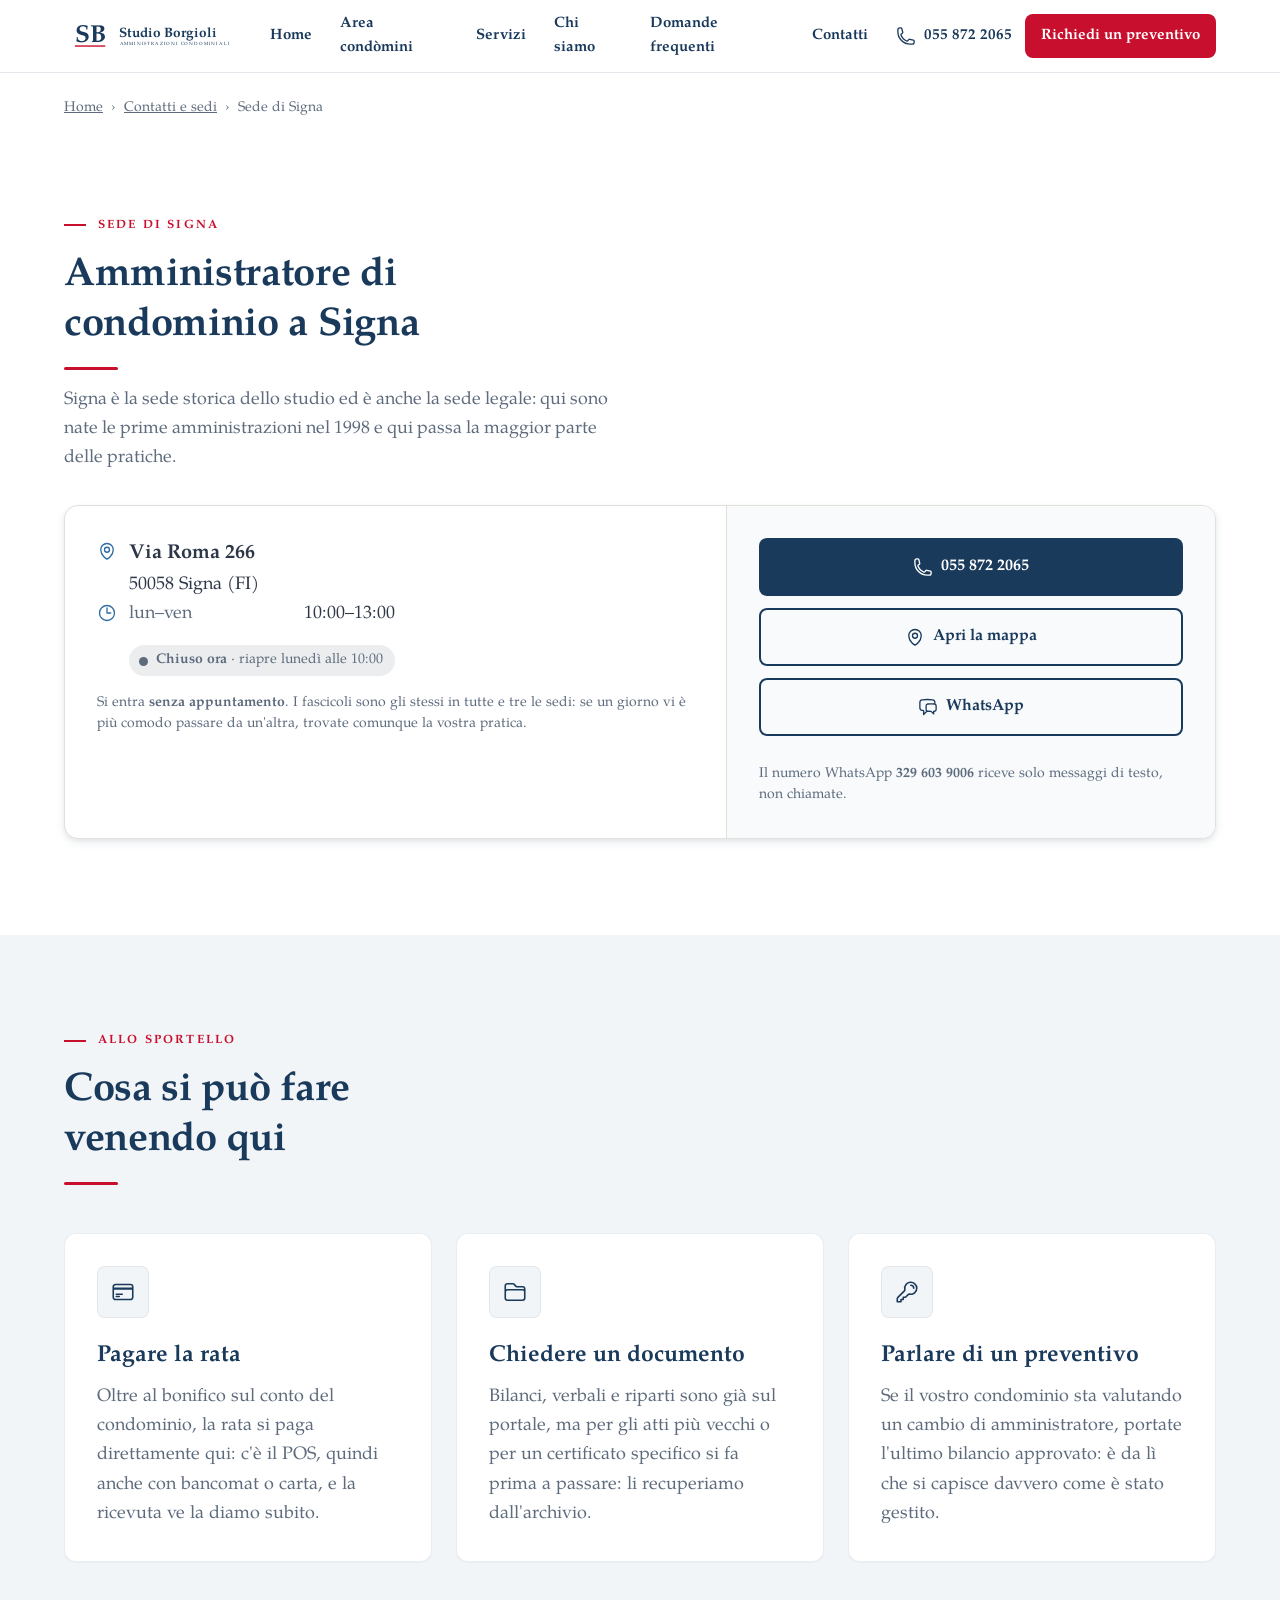
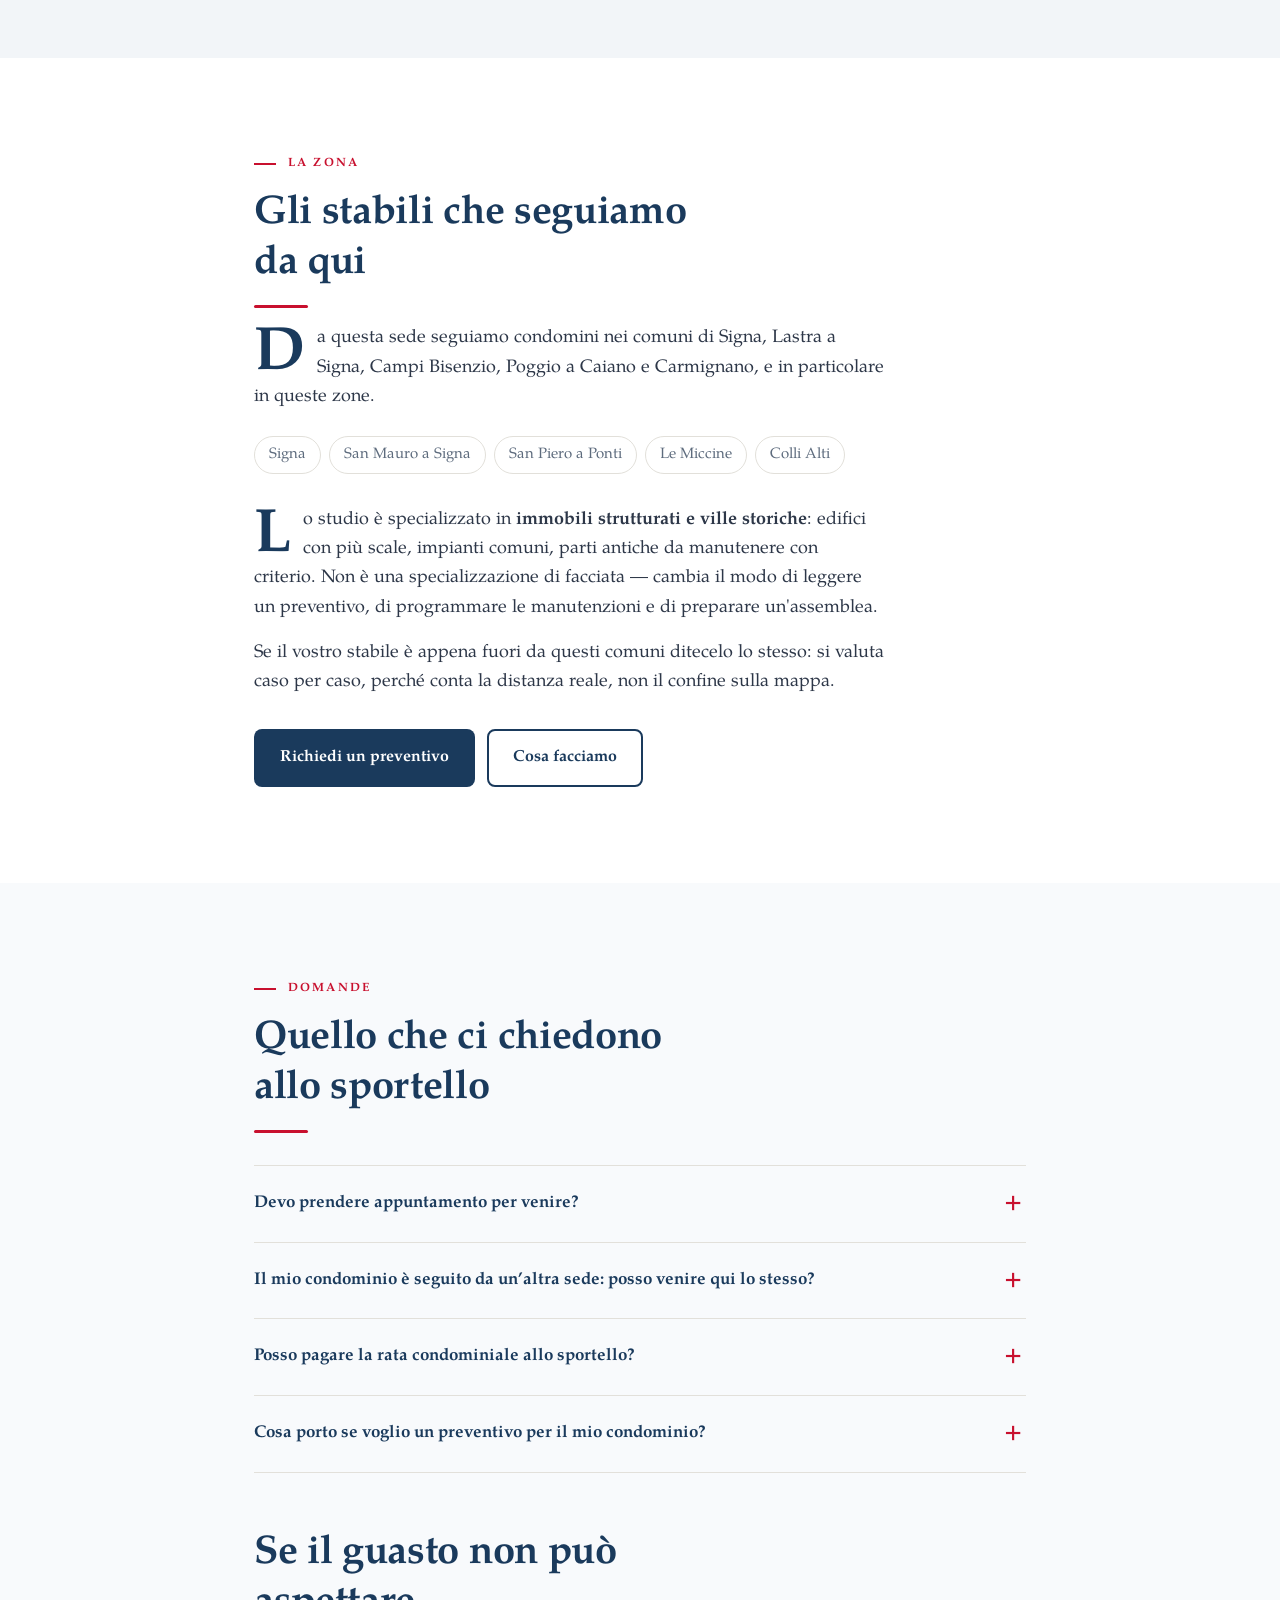
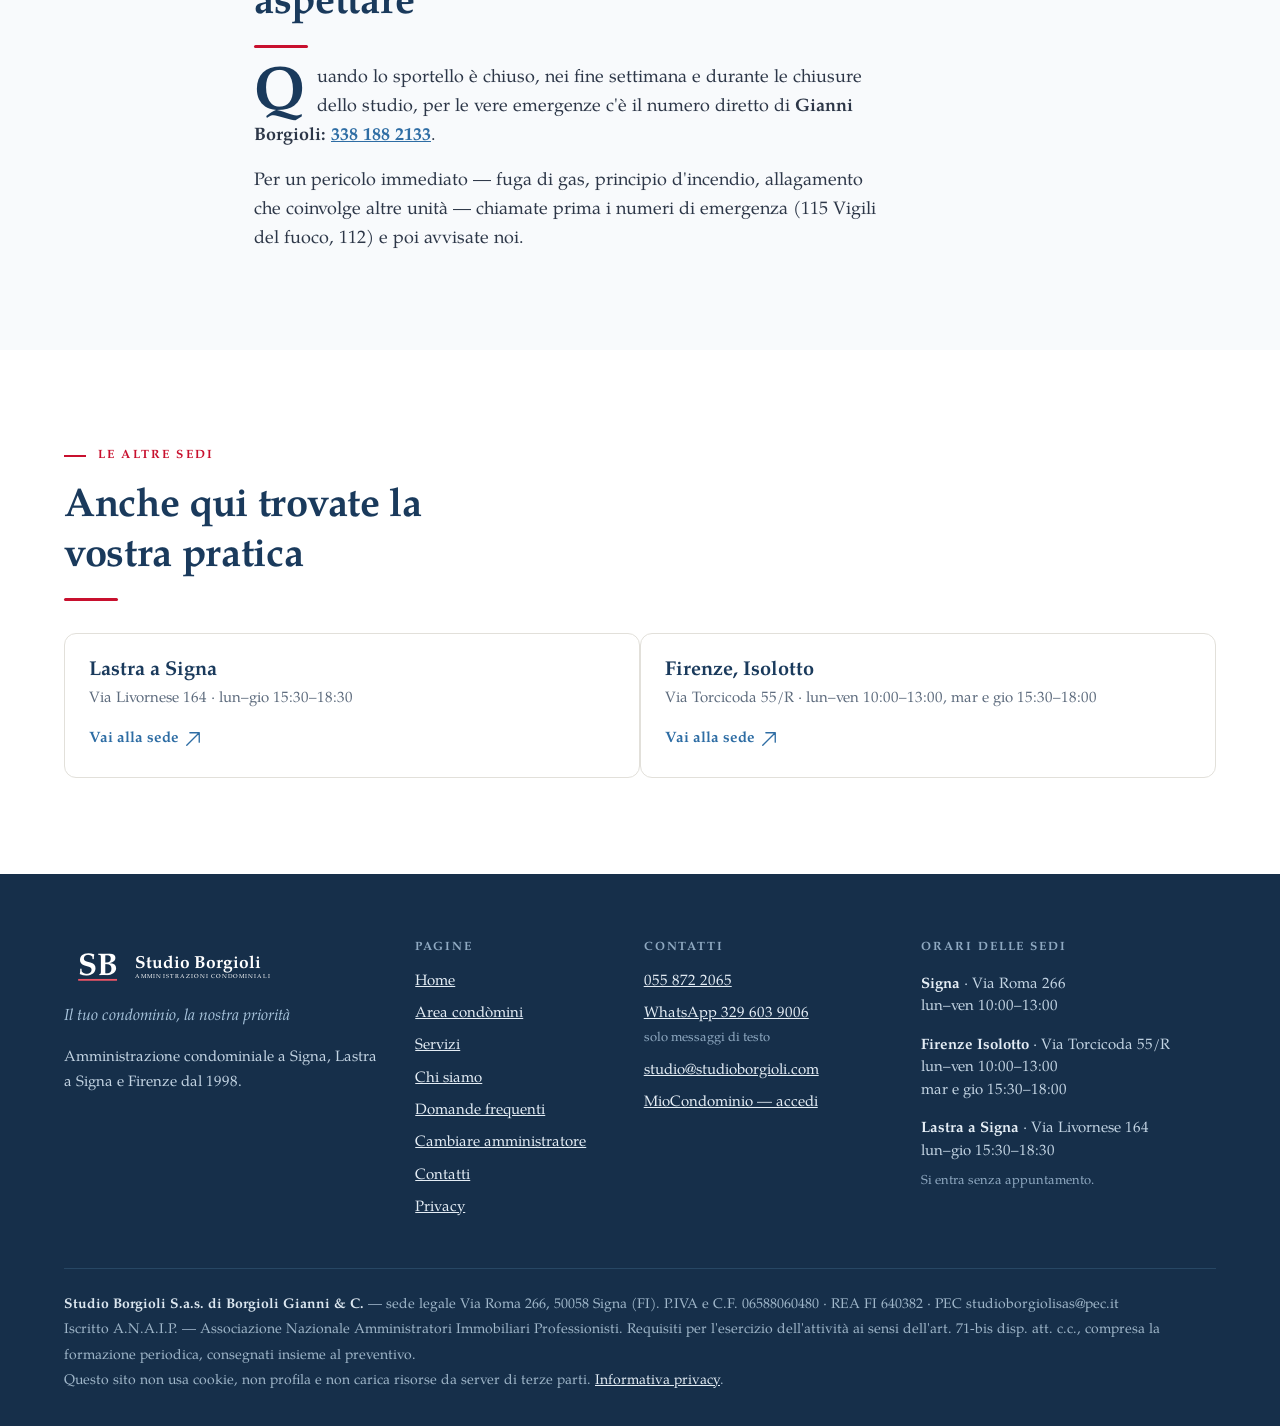
<file: sede-signa.html>
<!DOCTYPE html>
<html lang="it">
<head>
<meta charset="utf-8">
<meta name="viewport" content="width=device-width, initial-scale=1">
<title>Amministratore di condominio a Signa — Studio Borgioli, Via Roma 266</title>
<meta name="description" content="Lo sportello dello Studio Borgioli a Signa, in Via Roma 266: aperto lun–ven 10:00–13:00, senza appuntamento. Amministrazione condominiale a Signa dal 1998.">
<link rel="canonical" href="https://www.studioborgioli.com/sede-signa.html">
<meta name="theme-color" content="#1A3A5C">
<meta property="og:type" content="website">
<meta property="og:title" content="Amministratore di condominio a Signa — Studio Borgioli, Via Roma 266">
<meta property="og:description" content="Lo sportello dello Studio Borgioli a Signa, in Via Roma 266: aperto lun–ven 10:00–13:00, senza appuntamento. Amministrazione condominiale a Signa dal 1998.">
<meta property="og:url" content="https://www.studioborgioli.com/sede-signa.html">
<meta property="og:locale" content="it_IT">
<meta property="og:site_name" content="Studio Borgioli">
<meta property="og:image" content="https://www.studioborgioli.com/anteprima-social.png">
<meta property="og:image:width" content="1200">
<meta property="og:image:height" content="630">
<meta property="og:image:alt" content="Studio Borgioli — amministrazione condominiale dal 1998">
<meta name="twitter:card" content="summary_large_image">
<link rel="manifest" href="manifest.json">
<link rel="icon" href="icona-192.png" sizes="192x192">
<link rel="apple-touch-icon" href="icona-192.png">
<meta name="application-name" content="Studio Borgioli">
<meta name="apple-mobile-web-app-title" content="Studio Borgioli">
<link rel="preload" href="font/pagella-regular.woff2" as="font" type="font/woff2" crossorigin>
<link rel="preload" href="font/pagella-bold.woff2" as="font" type="font/woff2" crossorigin>
<link rel="stylesheet" href="stile.css?v=2d224412">
<script type="speculationrules">
{"prerender": [{"where": {"href_matches": "/*.html"}, "eagerness": "moderate"}]}
</script>
</head>
<body>
<a class="salta" href="#principale">Vai al contenuto</a>

<header class="navbar">
  <div class="container navbar__row">
    <a class="logo" href="index.html" aria-label="Studio Borgioli, amministrazioni condominiali — torna alla home">
      <svg class="logo__marchio" viewBox="0 0 375 100" aria-hidden="true" focusable="false" preserveAspectRatio="xMinYMid meet">
        <text class="logo__s" x="24" y="63.6">S</text>
        <text class="logo__b" x="57" y="63.6">B</text>
        <rect class="logo__filo" x="24" y="70.6" width="67" height="3.1"/>
        <text class="logo__nome" x="122" y="51.4">Studio Borgioli</text>
        <text class="logo__coda" x="122.5" y="69.4">AMMINISTRAZIONI CONDOMINIALI</text>
      </svg>
      <svg class="logo__mono" viewBox="18 20 79 60" aria-hidden="true" focusable="false"><text class="logo__s" x="24" y="63.6">S</text><text class="logo__b" x="57" y="63.6">B</text><rect class="logo__filo" x="24" y="70.6" width="67" height="3.1"/></svg>
      <span class="logo__testo">Studio Borgioli</span>
    </a>
    <nav class="nav" aria-label="Navigazione principale">
      <a class="nav__link" href="index.html">Home</a><a class="nav__link" href="condomini.html">Area condòmini</a><a class="nav__link" href="servizi.html">Servizi</a><a class="nav__link" href="chi-siamo.html">Chi siamo</a><a class="nav__link" href="domande.html">Domande frequenti</a><a class="nav__link" href="contatti.html">Contatti</a>
      <a class="nav__tel" href="tel:+390558722065"><svg class="icona icona--sm" viewBox="0 0 24 24" aria-hidden="true" focusable="false"><path stroke-linecap="round" stroke-linejoin="round" d="M2.25 6.75c0 8.284 6.716 15 15 15h2.25a2.25 2.25 0 0 0 2.25-2.25v-1.372c0-.516-.351-.966-.852-1.091l-4.423-1.106c-.44-.11-.902.055-1.173.417l-.97 1.293c-.282.376-.769.542-1.21.38a12.035 12.035 0 0 1-7.143-7.143c-.162-.441.004-.928.38-1.21l1.293-.97c.363-.271.527-.734.417-1.173L6.963 3.102a1.125 1.125 0 0 0-1.091-.852H4.5A2.25 2.25 0 0 0 2.25 4.5v2.25Z"/></svg><span>055 872 2065</span></a>
      <a class="nav__cta" href="amministratore.html"><span class="nav__cta__lungo">Richiedi un preventivo</span><span class="nav__cta__corto">Preventivo</span></a>
    </nav>
  </div>
</header>
<main id="principale">
<div class="container"><nav class="briciole" aria-label="Percorso"><a href="index.html">Home</a><span>›</span><a href="contatti.html">Contatti e sedi</a><span>›</span>Sede di Signa</nav></div>
  <section class="section">
    <div class="container">
      <p class="overline">Sede di Signa</p>
      <h1 class="section-title">Amministratore di condominio a Signa</h1>
      <p class="section-lead">Signa è la sede storica dello studio ed è anche la sede legale: qui sono nate le prime amministrazioni nel 1998 e qui passa la maggior parte delle pratiche.</p>

      <div class="scheda-sede">
        <div class="scheda-sede__dati">
          <div class="scheda-sede__riga"><svg class="icona icona--sm" viewBox="0 0 24 24" aria-hidden="true" focusable="false"><path stroke-linecap="round" stroke-linejoin="round" d="M15 10.5a3 3 0 1 1-6 0 3 3 0 0 1 6 0Z"/> <path stroke-linecap="round" stroke-linejoin="round" d="M19.5 10.5c0 7.142-7.5 11.25-7.5 11.25S4.5 17.642 4.5 10.5a7.5 7.5 0 1 1 15 0Z"/></svg>
            <div><span class="scheda-sede__via">Via Roma 266</span><br>50058 Signa (FI)</div>
          </div>
          <div class="scheda-sede__riga"><svg class="icona icona--sm" viewBox="0 0 24 24" aria-hidden="true" focusable="false"><path stroke-linecap="round" stroke-linejoin="round" d="M12 6v6h4.5m4.5 0a9 9 0 1 1-18 0 9 9 0 0 1 18 0Z"/></svg>
            <div>
              <dl class="sede__orari"><div><dt>lun–ven</dt><dd>10:00–13:00</dd></div></dl>
              <span class="stato" data-orari="[{&quot;giorni&quot;: [1, 2, 3, 4, 5], &quot;da&quot;: &quot;10:00&quot;, &quot;a&quot;: &quot;13:00&quot;}]" role="status"></span>
            </div>
          </div>
          <p class="scheda-sede__nota">Si entra <strong>senza appuntamento</strong>. I fascicoli
            sono gli stessi in tutte e tre le sedi: se un giorno vi è più comodo passare da
            un'altra, trovate comunque la vostra pratica.</p>
        </div>
        <div class="scheda-sede__azioni">
          <a class="btn btn--primary" href="tel:+390558722065"><svg class="icona icona--sm" viewBox="0 0 24 24" aria-hidden="true" focusable="false"><path stroke-linecap="round" stroke-linejoin="round" d="M2.25 6.75c0 8.284 6.716 15 15 15h2.25a2.25 2.25 0 0 0 2.25-2.25v-1.372c0-.516-.351-.966-.852-1.091l-4.423-1.106c-.44-.11-.902.055-1.173.417l-.97 1.293c-.282.376-.769.542-1.21.38a12.035 12.035 0 0 1-7.143-7.143c-.162-.441.004-.928.38-1.21l1.293-.97c.363-.271.527-.734.417-1.173L6.963 3.102a1.125 1.125 0 0 0-1.091-.852H4.5A2.25 2.25 0 0 0 2.25 4.5v2.25Z"/></svg> 055 872 2065</a>
          <a class="btn btn--outline" href="https://www.google.com/maps/search/?api=1&amp;query=Via+Roma+266%2C+50058+Signa+FI" target="_blank" rel="noopener"><svg class="icona icona--sm" viewBox="0 0 24 24" aria-hidden="true" focusable="false"><path stroke-linecap="round" stroke-linejoin="round" d="M15 10.5a3 3 0 1 1-6 0 3 3 0 0 1 6 0Z"/> <path stroke-linecap="round" stroke-linejoin="round" d="M19.5 10.5c0 7.142-7.5 11.25-7.5 11.25S4.5 17.642 4.5 10.5a7.5 7.5 0 1 1 15 0Z"/></svg> Apri la mappa</a>
          <a class="btn btn--outline" href="https://wa.me/393296039006"><svg class="icona icona--sm" viewBox="0 0 24 24" aria-hidden="true" focusable="false"><path stroke-linecap="round" stroke-linejoin="round" d="M20.25 8.511c.884.284 1.5 1.128 1.5 2.097v4.286c0 1.136-.847 2.1-1.98 2.193-.34.027-.68.052-1.02.072v3.091l-3-3c-1.354 0-2.694-.055-4.02-.163a2.115 2.115 0 0 1-.825-.242m9.345-8.334a2.126 2.126 0 0 0-.476-.095 48.64 48.64 0 0 0-8.048 0c-1.131.094-1.976 1.057-1.976 2.192v4.286c0 .837.46 1.58 1.155 1.951m9.345-8.334V6.637c0-1.621-1.152-3.026-2.76-3.235A48.455 48.455 0 0 0 11.25 3c-2.115 0-4.198.137-6.24.402-1.608.209-2.76 1.614-2.76 3.235v6.226c0 1.621 1.152 3.026 2.76 3.235.577.075 1.157.14 1.74.194V21l4.155-4.155"/></svg> WhatsApp</a>
          <p class="scheda-sede__nota">Il numero WhatsApp <strong>329 603 9006</strong> riceve
            solo messaggi di testo, non chiamate.</p>
        </div>
      </div>
    </div>
  </section>

  <section class="section section--warm">
    <div class="container">
      <p class="overline">Allo sportello</p>
      <h2 class="section-title">Cosa si può fare venendo qui</h2>
      <div class="grid grid--3" style="margin-top:48px">
        <div class="card reveal">
          <div class="card__icon"><svg class="icona" viewBox="0 0 24 24" aria-hidden="true" focusable="false"><path stroke-linecap="round" stroke-linejoin="round" d="M2.25 8.25h19.5M2.25 9h19.5m-16.5 5.25h6m-6 2.25h3m-3.75 3h15a2.25 2.25 0 0 0 2.25-2.25V6.75A2.25 2.25 0 0 0 19.5 4.5h-15a2.25 2.25 0 0 0-2.25 2.25v10.5A2.25 2.25 0 0 0 4.5 19.5Z"/></svg></div>
          <h3>Pagare la rata</h3>
          <p>Oltre al bonifico sul conto del condominio, la rata si paga direttamente qui: c'è il
             POS, quindi anche con bancomat o carta, e la ricevuta ve la diamo subito.</p></div>
        <div class="card reveal">
          <div class="card__icon"><svg class="icona" viewBox="0 0 24 24" aria-hidden="true" focusable="false"><path stroke-linecap="round" stroke-linejoin="round" d="M2.25 12.75V12A2.25 2.25 0 0 1 4.5 9.75h15A2.25 2.25 0 0 1 21.75 12v.75m-8.69-6.44-2.12-2.12a1.5 1.5 0 0 0-1.061-.44H4.5A2.25 2.25 0 0 0 2.25 6v12a2.25 2.25 0 0 0 2.25 2.25h15A2.25 2.25 0 0 0 21.75 18V9a2.25 2.25 0 0 0-2.25-2.25h-5.379a1.5 1.5 0 0 1-1.06-.44Z"/></svg></div>
          <h3>Chiedere un documento</h3>
          <p>Bilanci, verbali e riparti sono già sul portale, ma per gli atti più vecchi o per un
             certificato specifico si fa prima a passare: li recuperiamo dall'archivio.</p></div>
        <div class="card reveal">
          <div class="card__icon"><svg class="icona" viewBox="0 0 24 24" aria-hidden="true" focusable="false"><path stroke-linecap="round" stroke-linejoin="round" d="M15.75 5.25a3 3 0 0 1 3 3m3 0a6 6 0 0 1-7.029 5.912c-.563-.097-1.159.026-1.563.43L10.5 17.25H8.25v2.25H6v2.25H2.25v-2.818c0-.597.237-1.17.659-1.591l6.499-6.499c.404-.404.527-1 .43-1.563A6 6 0 1 1 21.75 8.25Z"/></svg></div>
          <h3>Parlare di un preventivo</h3>
          <p>Se il vostro condominio sta valutando un cambio di amministratore, portate l'ultimo
             bilancio approvato: è da lì che si capisce davvero come è stato gestito.</p></div>
      </div>
    </div>
  </section>

  <section class="section">
    <div class="container container--narrow">
      <p class="overline">La zona</p>
      <h2 class="section-title">Gli stabili che seguiamo da qui</h2>
      <div class="prosa">
        <p>Da questa sede seguiamo condomini nei comuni di Signa, Lastra a Signa, Campi Bisenzio, Poggio a Caiano e Carmignano, e in particolare
          in queste zone.</p>
      </div>
      <ul class="zona-elenco"><li>Signa</li><li>San Mauro a Signa</li><li>San Piero a Ponti</li><li>Le Miccine</li><li>Colli Alti</li></ul>
      <div class="prosa" style="margin-top:32px">
        <p>Lo studio è specializzato in <strong>immobili strutturati e ville storiche</strong>:
          edifici con più scale, impianti comuni, parti antiche da manutenere con criterio. Non è
          una specializzazione di facciata — cambia il modo di leggere un preventivo, di
          programmare le manutenzioni e di preparare un'assemblea.</p>
        <p>Se il vostro stabile è appena fuori da questi comuni ditecelo lo stesso: si valuta caso
          per caso, perché conta la distanza reale, non il confine sulla mappa.</p>
      </div>
      <div class="hero__actions" style="margin-top:32px">
        <a class="btn btn--primary" href="amministratore.html">Richiedi un preventivo</a>
        <a class="btn btn--outline" href="servizi.html">Cosa facciamo</a>
      </div>
    </div>
  </section>

  <section class="section section--soft">
    <div class="container container--narrow">
      <p class="overline">Domande</p>
      <h2 class="section-title">Quello che ci chiedono allo sportello</h2>
      <div class="faq" style="margin-top:32px"><details><summary>Devo prendere appuntamento per venire?</summary><p>No. Si entra negli orari di apertura e si aspetta il proprio turno, che di solito è breve. L’appuntamento serve solo per le questioni lunghe: una successione complicata, un passaggio di consegne, la preparazione di un’assemblea difficile. In quel caso chiamate prima, così vi diamo il tempo che serve invece di quello che avanza.</p></details><details><summary>Il mio condominio è seguito da un’altra sede: posso venire qui lo stesso?</summary><p>Sì. I fascicoli sono gli stessi in tutte e tre le sedi e chi vi riceve vede la vostra pratica da qualunque sportello. Scegliete quello che vi è più comodo come orario o come strada, non quello più vicino allo stabile.</p></details><details><summary>Posso pagare la rata condominiale allo sportello?</summary><p>Sì. Oltre al bonifico sul conto corrente del condominio, la rata si paga qui: c’è il POS, quindi anche con bancomat o carta, e la ricevuta ve la consegniamo subito. Il versamento compare poi sulla vostra situazione contabile nel portale.</p></details><details><summary>Cosa porto se voglio un preventivo per il mio condominio?</summary><p>L’ultimo bilancio consuntivo approvato è il documento che dice più di tutti: da lì si capisce come è stato gestito lo stabile. Se ci sono, portate anche il regolamento e le tabelle millesimali. Bastano comunque il numero delle unità e l’elenco degli impianti comuni per avere una prima risposta seria.</p></details></div>

      <h2 class="section-title" style="margin-top:56px">Se il guasto non può aspettare</h2>
      <div class="prosa" style="margin-top:16px">
        <p>Quando lo sportello è chiuso, nei fine settimana e durante le chiusure dello studio, per
          le vere emergenze c'è il numero diretto di <strong>Gianni Borgioli:
          <a href="tel:+393381882133">338 188 2133</a></strong>.</p>
        <p>Per un pericolo immediato — fuga di gas, principio d'incendio, allagamento che coinvolge
          altre unità — chiamate prima i numeri di emergenza (115 Vigili del fuoco, 112) e poi
          avvisate noi.</p>
      </div>
    </div>
  </section>

  <section class="section">
    <div class="container">
      <p class="overline">Le altre sedi</p>
      <h2 class="section-title">Anche qui trovate la vostra pratica</h2>
      <div class="altre-sedi"><a class="altra-sede" href="sede-lastra-a-signa.html">
          <h3>Lastra a Signa</h3>
          <p>Via Livornese 164 · lun–gio 15:30–18:30</p>
          <span class="altra-sede__vai">Vai alla sede <svg class="icona icona--sm" viewBox="0 0 24 24" aria-hidden="true" focusable="false"><path stroke-linecap="round" stroke-linejoin="round" d="m4.5 19.5 15-15m0 0H8.25m11.25 0v11.25"/></svg></span></a><a class="altra-sede" href="sede-firenze-isolotto.html">
          <h3>Firenze, Isolotto</h3>
          <p>Via Torcicoda 55/R · lun–ven 10:00–13:00, mar e gio 15:30–18:00</p>
          <span class="altra-sede__vai">Vai alla sede <svg class="icona icona--sm" viewBox="0 0 24 24" aria-hidden="true" focusable="false"><path stroke-linecap="round" stroke-linejoin="round" d="m4.5 19.5 15-15m0 0H8.25m11.25 0v11.25"/></svg></span></a></div>
    </div>
  </section>
  <div class="barra-mobile" aria-label="Contatti rapidi">
    <a class="barra-mobile__voce" href="tel:+390558722065"><svg class="icona icona--sm" viewBox="0 0 24 24" aria-hidden="true" focusable="false"><path stroke-linecap="round" stroke-linejoin="round" d="M2.25 6.75c0 8.284 6.716 15 15 15h2.25a2.25 2.25 0 0 0 2.25-2.25v-1.372c0-.516-.351-.966-.852-1.091l-4.423-1.106c-.44-.11-.902.055-1.173.417l-.97 1.293c-.282.376-.769.542-1.21.38a12.035 12.035 0 0 1-7.143-7.143c-.162-.441.004-.928.38-1.21l1.293-.97c.363-.271.527-.734.417-1.173L6.963 3.102a1.125 1.125 0 0 0-1.091-.852H4.5A2.25 2.25 0 0 0 2.25 4.5v2.25Z"/></svg><span>Chiama</span></a>
    <a class="barra-mobile__voce barra-mobile__voce--wa" href="https://wa.me/393296039006"><svg class="icona icona--sm" viewBox="0 0 24 24" aria-hidden="true" focusable="false"><path stroke-linecap="round" stroke-linejoin="round" d="M20.25 8.511c.884.284 1.5 1.128 1.5 2.097v4.286c0 1.136-.847 2.1-1.98 2.193-.34.027-.68.052-1.02.072v3.091l-3-3c-1.354 0-2.694-.055-4.02-.163a2.115 2.115 0 0 1-.825-.242m9.345-8.334a2.126 2.126 0 0 0-.476-.095 48.64 48.64 0 0 0-8.048 0c-1.131.094-1.976 1.057-1.976 2.192v4.286c0 .837.46 1.58 1.155 1.951m9.345-8.334V6.637c0-1.621-1.152-3.026-2.76-3.235A48.455 48.455 0 0 0 11.25 3c-2.115 0-4.198.137-6.24.402-1.608.209-2.76 1.614-2.76 3.235v6.226c0 1.621 1.152 3.026 2.76 3.235.577.075 1.157.14 1.74.194V21l4.155-4.155"/></svg><span>WhatsApp</span></a>
  </div>
</main>

<footer class="piede">
  <div class="container">
    <div class="piede__grid">
      <div>
        <svg class="piede__marchio" viewBox="0 0 375 100" role="img" aria-label="Studio Borgioli, amministrazioni condominiali">
          <text class="logo__s" x="24" y="63.6">S</text>
          <text class="logo__b" x="57" y="63.6">B</text>
          <rect class="logo__filo" x="24" y="70.6" width="67" height="3.1"/>
          <text class="logo__nome" x="122" y="51.4">Studio Borgioli</text>
          <text class="logo__coda" x="122.5" y="69.4">AMMINISTRAZIONI CONDOMINIALI</text>
        </svg>
        <p class="piede__tagline">Il tuo condominio, la nostra priorità</p>
        <p style="margin-top:16px;font-size:15px">Amministrazione condominiale a Signa,
          Lastra a Signa e Firenze dal 1998.</p>
      </div>
      <div>
        <p class="piede__et">Pagine</p>
        <ul><li><a href="index.html">Home</a></li><li><a href="condomini.html">Area condòmini</a></li><li><a href="servizi.html">Servizi</a></li><li><a href="chi-siamo.html">Chi siamo</a></li><li><a href="domande.html">Domande frequenti</a></li><li><a href="amministratore.html">Cambiare amministratore</a></li><li><a href="contatti.html">Contatti</a></li><li><a href="privacy.html">Privacy</a></li></ul>
      </div>
      <div>
        <p class="piede__et">Contatti</p>
        <ul>
          <li><a href="tel:+390558722065">055 872 2065</a></li>
          <li><a href="https://wa.me/393296039006">WhatsApp 329 603 9006</a><br>
              <span class="piede__min">solo messaggi di testo</span></li>
          <li><a href="mailto:studio@studioborgioli.com">studio@studioborgioli.com</a></li>
          <li><a href="https://www.miocondominio.eu" target="_blank" rel="noopener">MioCondominio — accedi</a></li>
        </ul>
      </div>
      <div>
        <p class="piede__et">Orari delle sedi</p>
        <ul class="piede__orari">
          <li><b>Signa</b> · Via Roma 266<br>lun–ven 10:00–13:00</li>
          <li><b>Firenze Isolotto</b> · Via Torcicoda 55/R<br>lun–ven 10:00–13:00<br>mar e gio 15:30–18:00</li>
          <li><b>Lastra a Signa</b> · Via Livornese 164<br>lun–gio 15:30–18:30</li>
        </ul>
        <p class="piede__min">Si entra senza appuntamento.</p>
      </div>
    </div>
      <p class="piede__legale">
        <strong>Studio Borgioli S.a.s. di Borgioli Gianni &amp; C.</strong> — sede legale
        Via Roma 266, 50058 Signa (FI).
        P.IVA e C.F. 06588060480 · REA FI 640382 · PEC studioborgiolisas@pec.it<br>
        Iscritto A.N.A.I.P. — Associazione Nazionale Amministratori Immobiliari Professionisti.
        Requisiti per l'esercizio dell'attività ai sensi dell'art. 71-bis disp. att. c.c.,
        compresa la formazione periodica, consegnati insieme al preventivo.<br>
        Questo sito non usa cookie, non profila e non carica risorse da server di terze parti.
        <a href="privacy.html">Informativa privacy</a>.
      </p>
  </div>
</footer>
<script src="script.js?v=2d224412" defer></script>
<script type="application/ld+json">{
 "@context": "https://schema.org",
 "@type": "RealEstateAgent",
 "@id": "https://www.studioborgioli.com/sede-signa.html#sede",
 "name": "Studio Borgioli — sede di Signa",
 "description": "Lo sportello dello Studio Borgioli a Signa, in Via Roma 266: aperto lun–ven 10:00–13:00, senza appuntamento. Amministrazione condominiale a Signa dal 1998.",
 "url": "https://www.studioborgioli.com/sede-signa.html",
 "parentOrganization": {
  "@type": "Organization",
  "name": "Studio Borgioli S.a.s. di Borgioli Gianni & C.",
  "url": "https://www.studioborgioli.com/",
  "vatID": "06588060480"
 },
 "address": {
  "@type": "PostalAddress",
  "streetAddress": "Via Roma 266",
  "postalCode": "50058",
  "addressLocality": "Signa",
  "addressRegion": "FI",
  "addressCountry": "IT"
 },
 "telephone": "+39 055 872 2065",
 "email": "studio@studioborgioli.com",
 "image": "https://www.studioborgioli.com/anteprima-social.png",
 "hasMap": "https://www.google.com/maps/search/?api=1&query=Via+Roma+266%2C+50058+Signa+FI",
 "priceRange": "$$",
 "areaServed": [
  {
   "@type": "City",
   "name": "Signa"
  },
  {
   "@type": "City",
   "name": "Lastra a Signa"
  },
  {
   "@type": "City",
   "name": "Campi Bisenzio"
  },
  {
   "@type": "City",
   "name": "Poggio a Caiano"
  },
  {
   "@type": "City",
   "name": "Carmignano"
  }
 ],
 "openingHoursSpecification": [
  {
   "@type": "OpeningHoursSpecification",
   "dayOfWeek": [
    "Mo",
    "Tu",
    "We",
    "Th",
    "Fr"
   ],
   "opens": "10:00",
   "closes": "13:00"
  }
 ],
 "knowsAbout": [
  "amministrazione condominiale",
  "immobili strutturati",
  "ville storiche",
  "assemblee condominiali",
  "bilanci condominiali"
 ]
}</script>
<script type="application/ld+json">{
 "@context": "https://schema.org",
 "@type": "BreadcrumbList",
 "itemListElement": [
  {
   "@type": "ListItem",
   "position": 1,
   "name": "Home",
   "item": "https://www.studioborgioli.com/"
  },
  {
   "@type": "ListItem",
   "position": 2,
   "name": "Contatti e sedi",
   "item": "https://www.studioborgioli.com/contatti.html"
  },
  {
   "@type": "ListItem",
   "position": 3,
   "name": "Sede di Signa",
   "item": "https://www.studioborgioli.com/sede-signa.html"
  }
 ]
}</script>
<script type="application/ld+json">{
 "@context": "https://schema.org",
 "@type": "FAQPage",
 "mainEntity": [
  {
   "@type": "Question",
   "name": "Devo prendere appuntamento per venire?",
   "acceptedAnswer": {
    "@type": "Answer",
    "text": "No. Si entra negli orari di apertura e si aspetta il proprio turno, che di solito è breve. L’appuntamento serve solo per le questioni lunghe: una successione complicata, un passaggio di consegne, la preparazione di un’assemblea difficile. In quel caso chiamate prima, così vi diamo il tempo che serve invece di quello che avanza."
   }
  },
  {
   "@type": "Question",
   "name": "Il mio condominio è seguito da un’altra sede: posso venire qui lo stesso?",
   "acceptedAnswer": {
    "@type": "Answer",
    "text": "Sì. I fascicoli sono gli stessi in tutte e tre le sedi e chi vi riceve vede la vostra pratica da qualunque sportello. Scegliete quello che vi è più comodo come orario o come strada, non quello più vicino allo stabile."
   }
  },
  {
   "@type": "Question",
   "name": "Posso pagare la rata condominiale allo sportello?",
   "acceptedAnswer": {
    "@type": "Answer",
    "text": "Sì. Oltre al bonifico sul conto corrente del condominio, la rata si paga qui: c’è il POS, quindi anche con bancomat o carta, e la ricevuta ve la consegniamo subito. Il versamento compare poi sulla vostra situazione contabile nel portale."
   }
  },
  {
   "@type": "Question",
   "name": "Cosa porto se voglio un preventivo per il mio condominio?",
   "acceptedAnswer": {
    "@type": "Answer",
    "text": "L’ultimo bilancio consuntivo approvato è il documento che dice più di tutti: da lì si capisce come è stato gestito lo stabile. Se ci sono, portate anche il regolamento e le tabelle millesimali. Bastano comunque il numero delle unità e l’elenco degli impianti comuni per avere una prima risposta seria."
   }
  }
 ]
}</script>
</body>
</html>
</file>
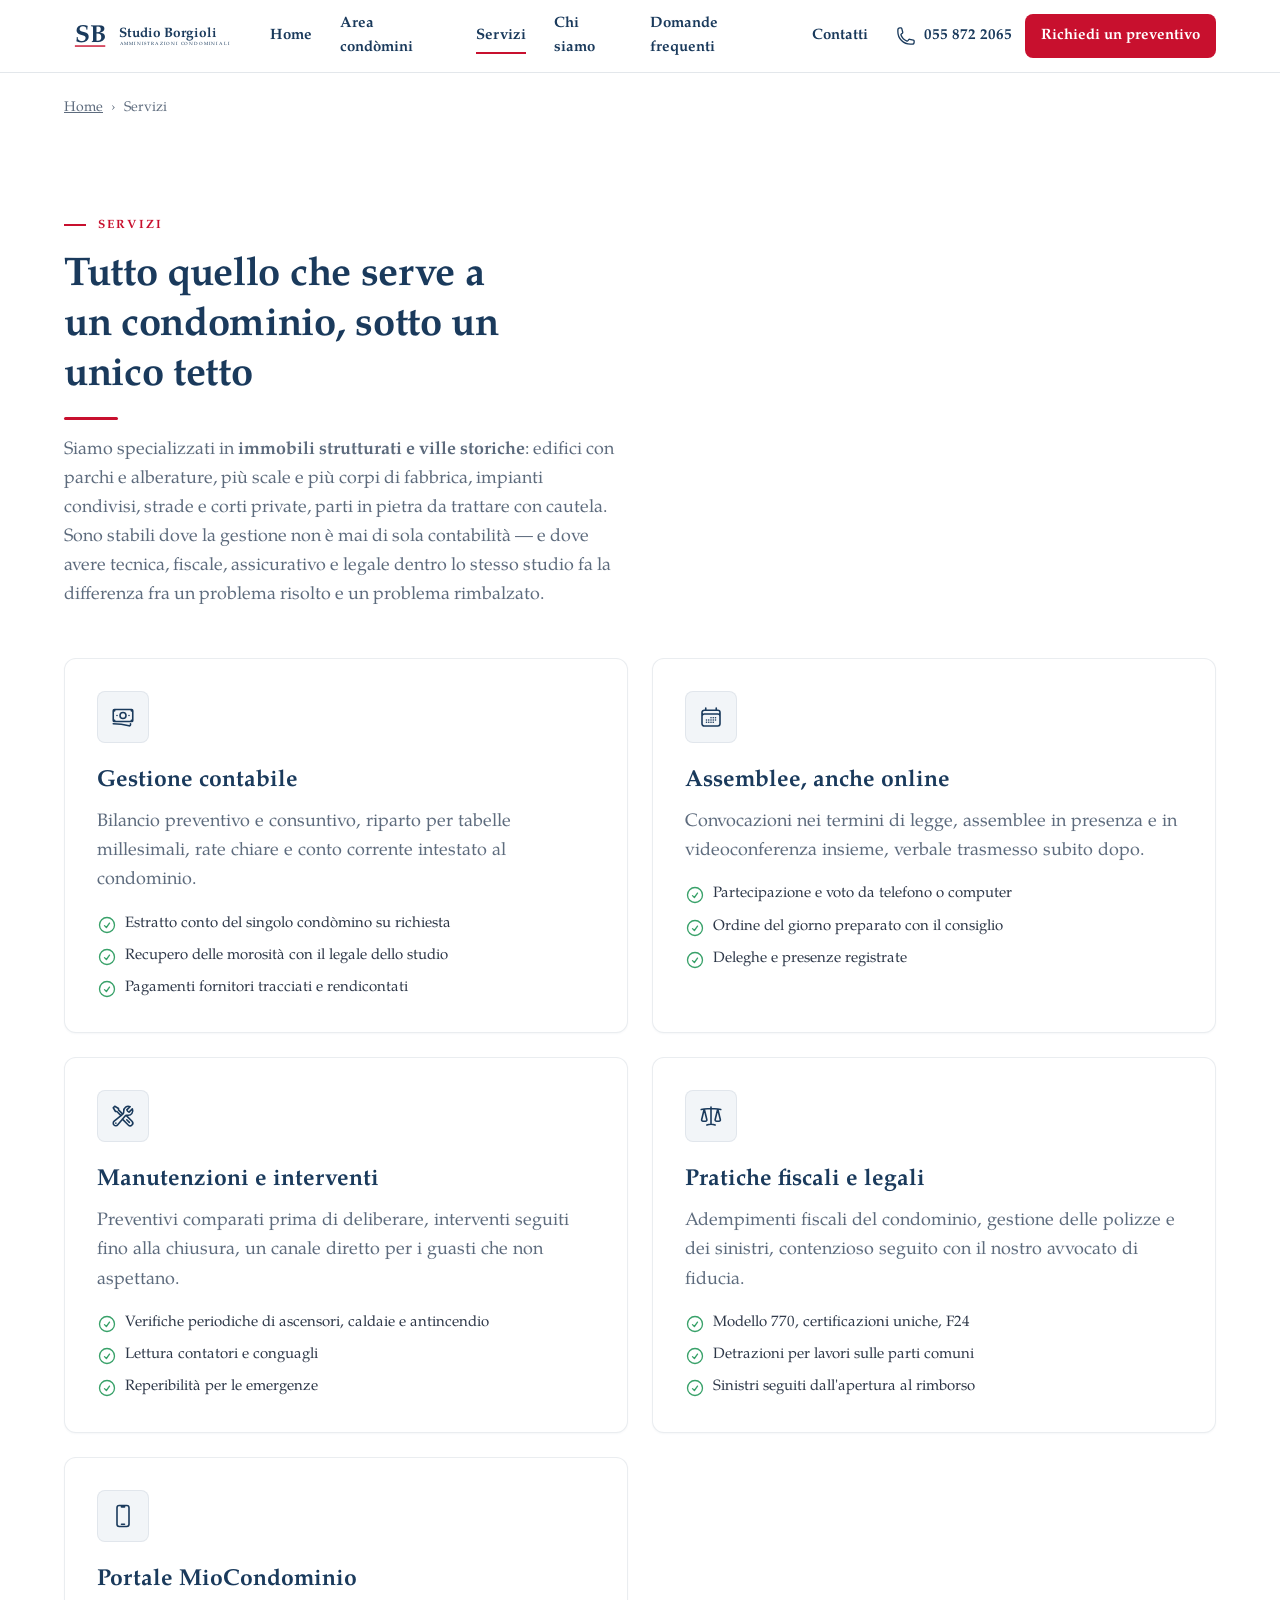
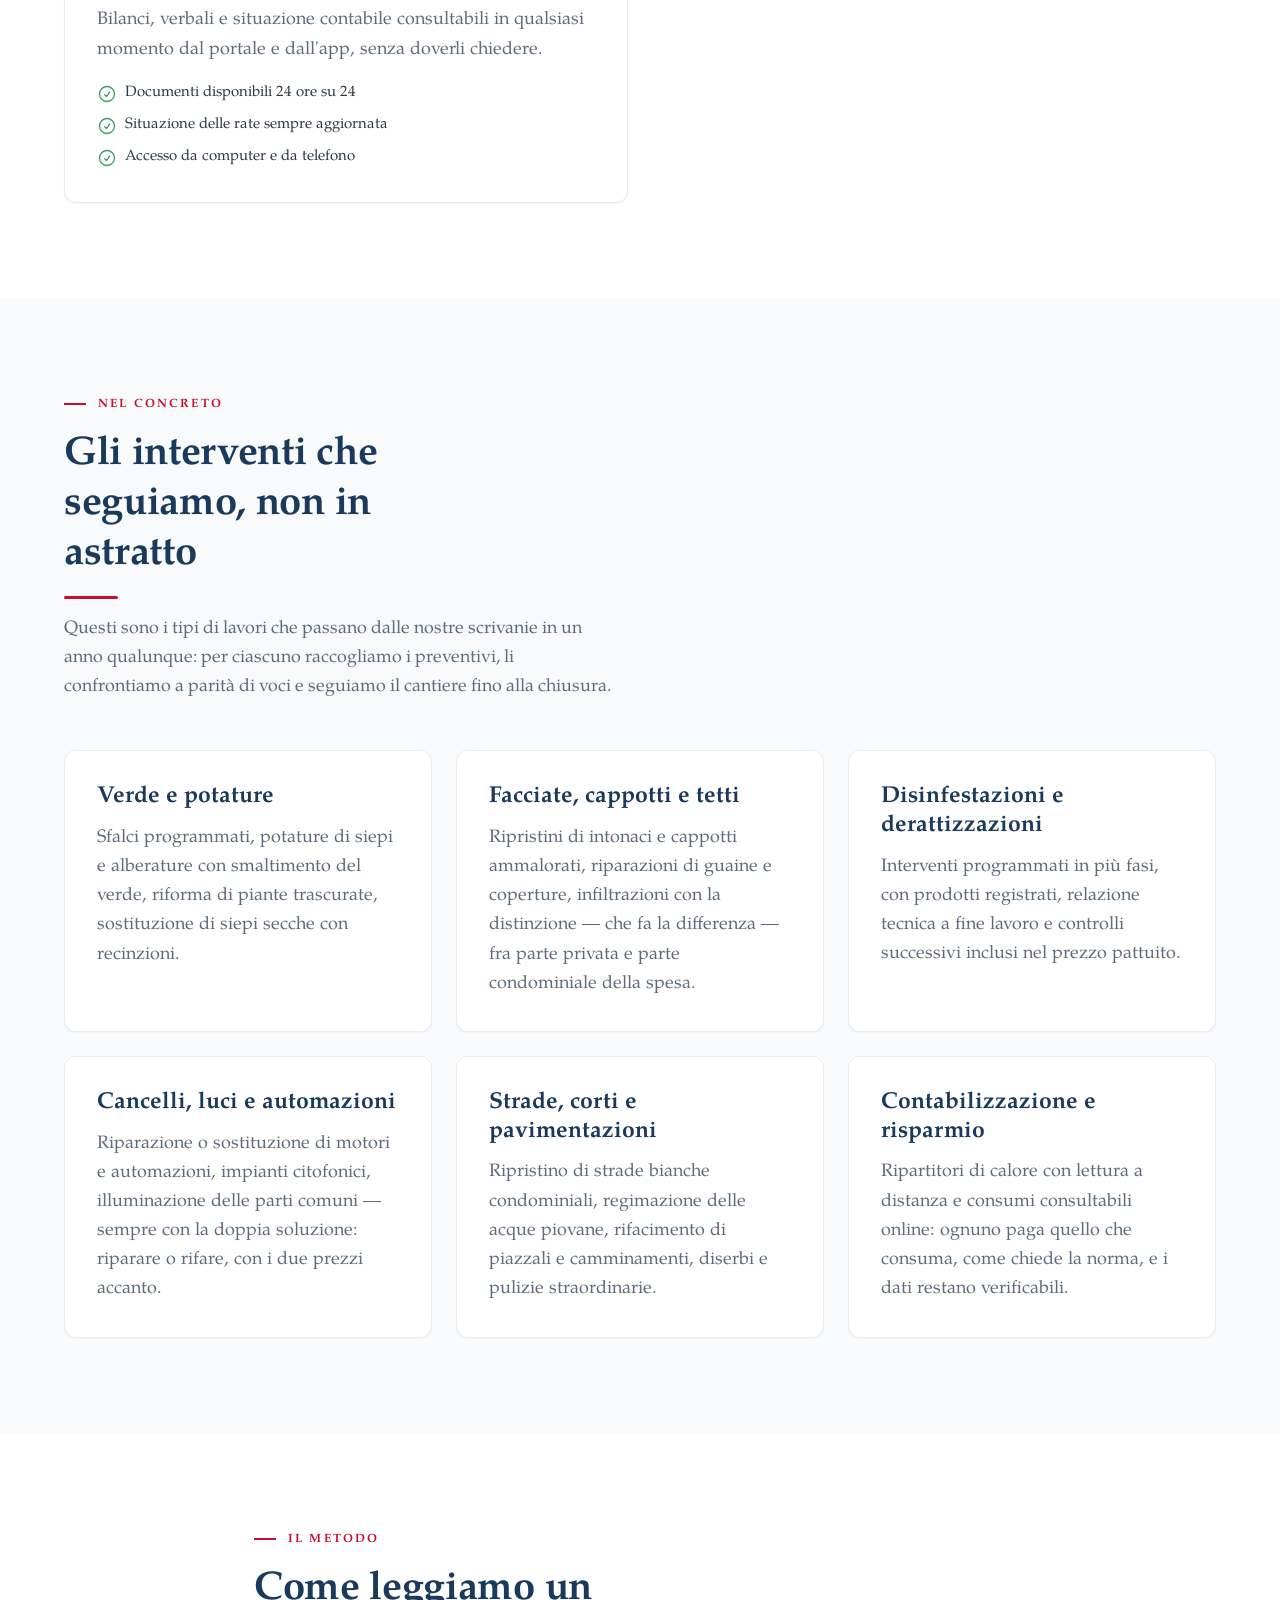
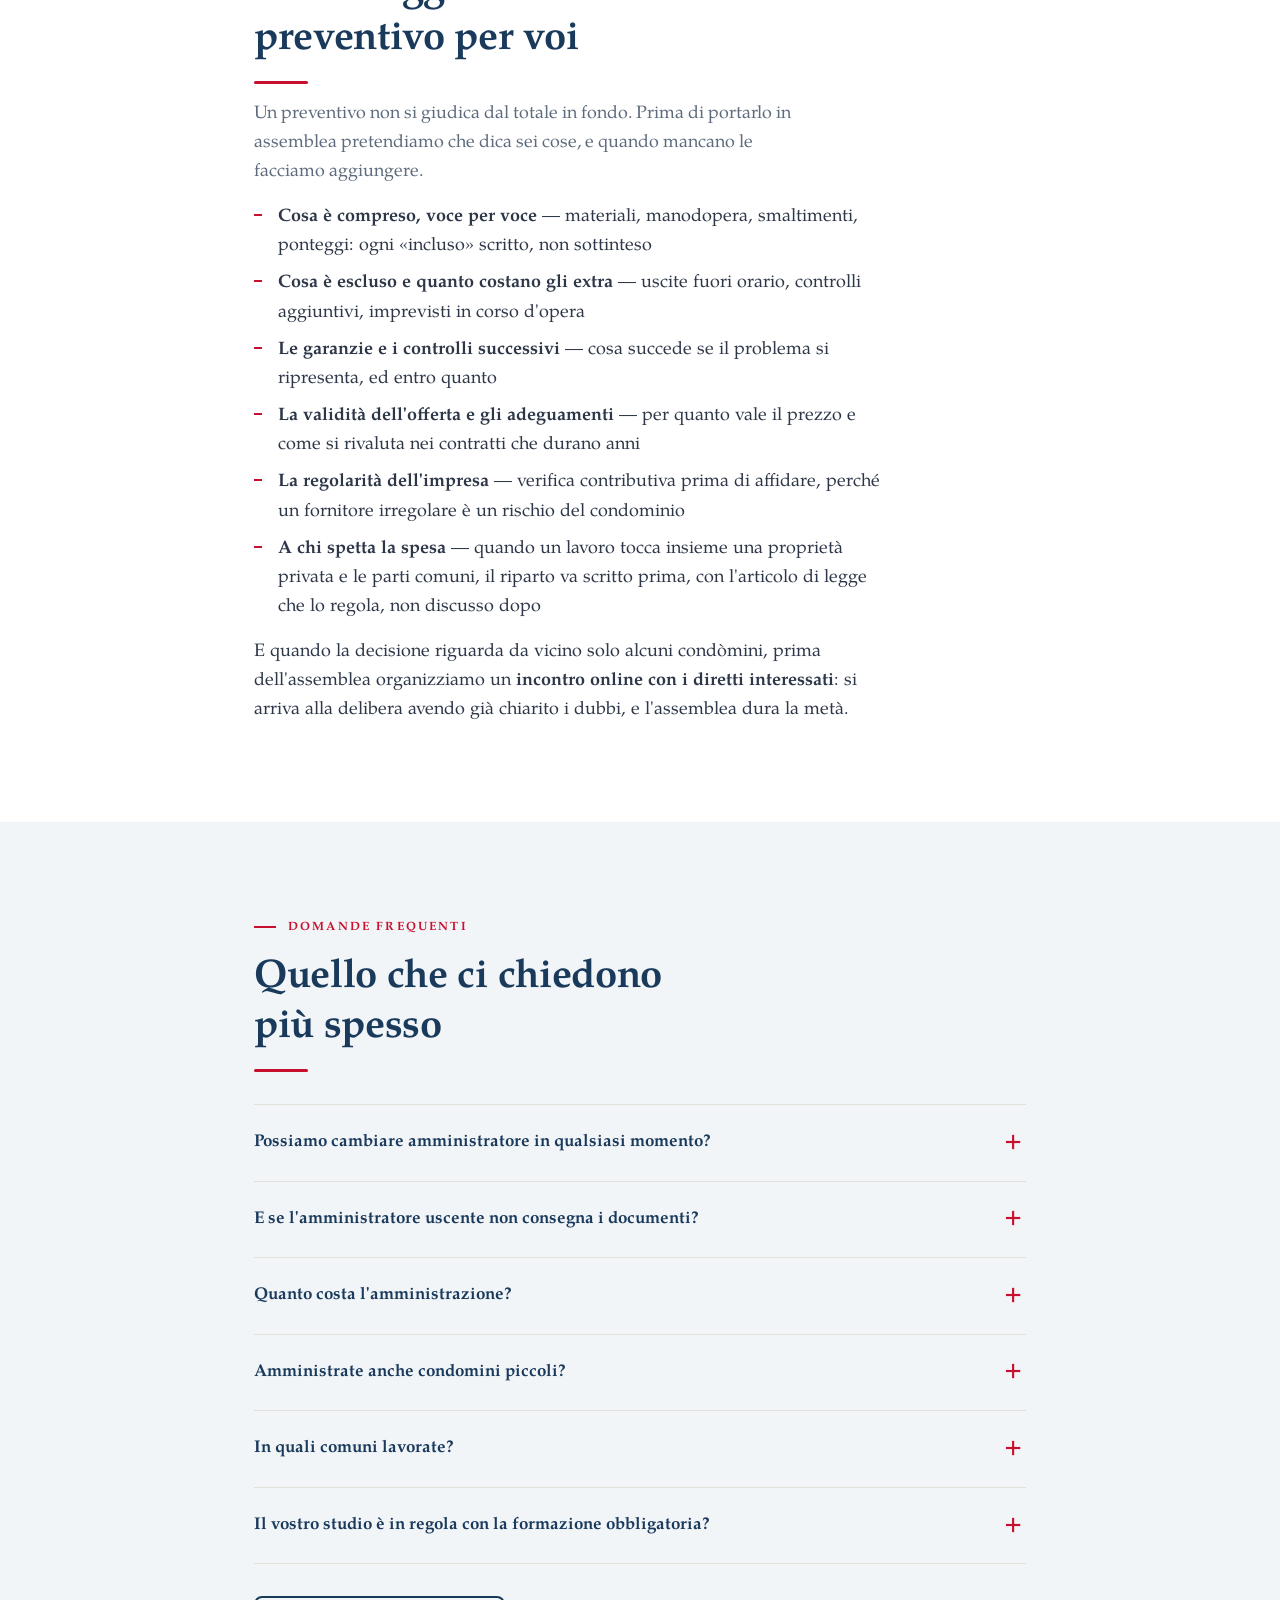
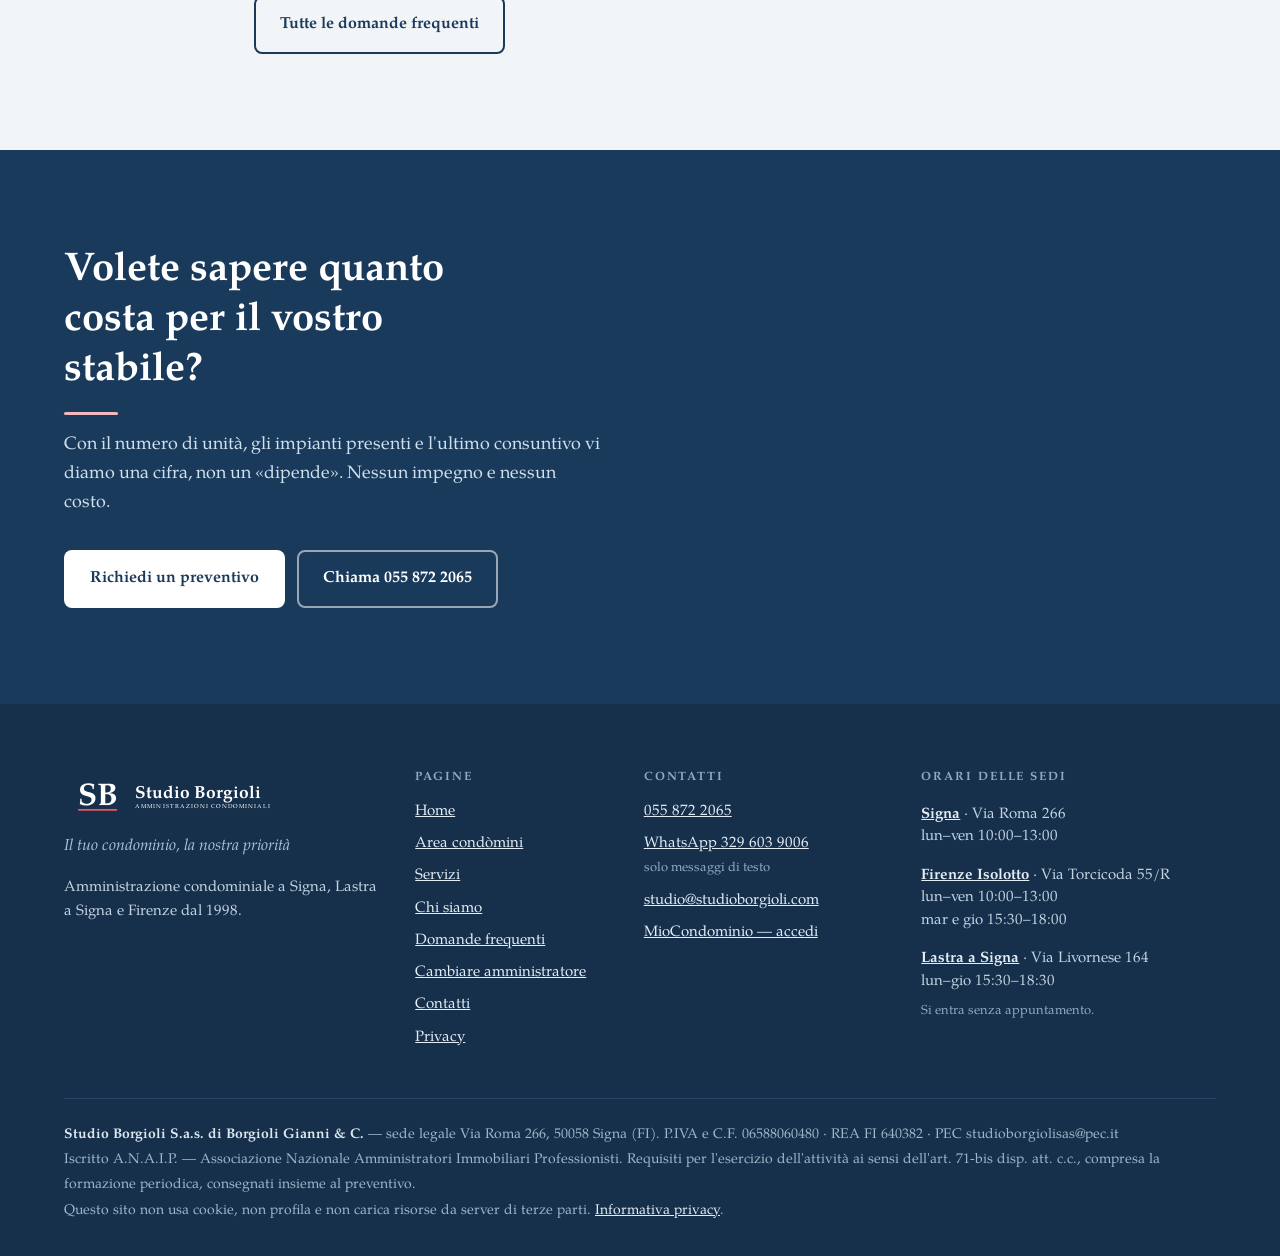
<file: servizi.html>
<!DOCTYPE html>
<html lang="it">
<head>
<meta charset="utf-8">
<meta name="viewport" content="width=device-width, initial-scale=1">
<title>Servizi di amministrazione condominiale — Studio Borgioli</title>
<meta name="description" content="Gestione contabile, assemblee anche online, manutenzioni, pratiche fiscali e legali, portale MioCondominio. I servizi dello Studio Borgioli per i condomìni di Signa, Lastra a Signa e Firenze.">
<link rel="canonical" href="https://www.studioborgioli.com/servizi.html">
<meta name="theme-color" content="#1A3A5C">
<meta property="og:type" content="website">
<meta property="og:title" content="Servizi di amministrazione condominiale — Studio Borgioli">
<meta property="og:description" content="Gestione contabile, assemblee anche online, manutenzioni, pratiche fiscali e legali, portale MioCondominio. I servizi dello Studio Borgioli per i condomìni di Signa, Lastra a Signa e Firenze.">
<meta property="og:url" content="https://www.studioborgioli.com/servizi.html">
<meta property="og:locale" content="it_IT">
<meta property="og:site_name" content="Studio Borgioli">
<meta property="og:image" content="https://www.studioborgioli.com/anteprima-social.png">
<meta property="og:image:width" content="1200">
<meta property="og:image:height" content="630">
<meta property="og:image:alt" content="Studio Borgioli — amministrazione condominiale dal 1998">
<meta name="twitter:card" content="summary_large_image">
<link rel="manifest" href="manifest.json">
<link rel="icon" href="icona-192.png" sizes="192x192">
<link rel="apple-touch-icon" href="icona-192.png">
<meta name="application-name" content="Studio Borgioli">
<meta name="apple-mobile-web-app-title" content="Studio Borgioli">
<link rel="preload" href="font/pagella-regular.woff2" as="font" type="font/woff2" crossorigin>
<link rel="preload" href="font/pagella-bold.woff2" as="font" type="font/woff2" crossorigin>
<link rel="stylesheet" href="stile.css?v=2d224412">
<script type="speculationrules">
{"prerender": [{"where": {"href_matches": "/*.html"}, "eagerness": "moderate"}]}
</script>
</head>
<body>
<a class="salta" href="#principale">Vai al contenuto</a>

<header class="navbar">
  <div class="container navbar__row">
    <a class="logo" href="index.html" aria-label="Studio Borgioli, amministrazioni condominiali — torna alla home">
      <svg class="logo__marchio" viewBox="0 0 375 100" aria-hidden="true" focusable="false" preserveAspectRatio="xMinYMid meet">
        <text class="logo__s" x="24" y="63.6">S</text>
        <text class="logo__b" x="57" y="63.6">B</text>
        <rect class="logo__filo" x="24" y="70.6" width="67" height="3.1"/>
        <text class="logo__nome" x="122" y="51.4">Studio Borgioli</text>
        <text class="logo__coda" x="122.5" y="69.4">AMMINISTRAZIONI CONDOMINIALI</text>
      </svg>
      <svg class="logo__mono" viewBox="18 20 79 60" aria-hidden="true" focusable="false"><text class="logo__s" x="24" y="63.6">S</text><text class="logo__b" x="57" y="63.6">B</text><rect class="logo__filo" x="24" y="70.6" width="67" height="3.1"/></svg>
      <span class="logo__testo">Studio Borgioli</span>
    </a>
    <nav class="nav" aria-label="Navigazione principale">
      <a class="nav__link" href="index.html">Home</a><a class="nav__link" href="condomini.html">Area condòmini</a><a class="nav__link" href="servizi.html" aria-current="page">Servizi</a><a class="nav__link" href="chi-siamo.html">Chi siamo</a><a class="nav__link" href="domande.html">Domande frequenti</a><a class="nav__link" href="contatti.html">Contatti</a>
      <a class="nav__tel" href="tel:+390558722065"><svg class="icona icona--sm" viewBox="0 0 24 24" aria-hidden="true" focusable="false"><path stroke-linecap="round" stroke-linejoin="round" d="M2.25 6.75c0 8.284 6.716 15 15 15h2.25a2.25 2.25 0 0 0 2.25-2.25v-1.372c0-.516-.351-.966-.852-1.091l-4.423-1.106c-.44-.11-.902.055-1.173.417l-.97 1.293c-.282.376-.769.542-1.21.38a12.035 12.035 0 0 1-7.143-7.143c-.162-.441.004-.928.38-1.21l1.293-.97c.363-.271.527-.734.417-1.173L6.963 3.102a1.125 1.125 0 0 0-1.091-.852H4.5A2.25 2.25 0 0 0 2.25 4.5v2.25Z"/></svg><span>055 872 2065</span></a>
      <a class="nav__cta" href="amministratore.html"><span class="nav__cta__lungo">Richiedi un preventivo</span><span class="nav__cta__corto">Preventivo</span></a>
    </nav>
  </div>
</header>
<main id="principale">
<div class="container"><nav class="briciole" aria-label="Percorso"><a href="index.html">Home</a><span>›</span>Servizi</nav></div>  <section class="section">
    <div class="container">
      <p class="overline">Servizi</p>
      <h1 class="section-title">Tutto quello che serve a un condominio, sotto un unico tetto</h1>
      <p class="section-lead">Siamo specializzati in <strong>immobili strutturati e ville
        storiche</strong>: edifici con parchi e alberature, più scale e più corpi di fabbrica,
        impianti condivisi, strade e corti private, parti in pietra da trattare con cautela.
        Sono stabili dove la gestione non è mai di sola contabilità — e dove avere tecnica,
        fiscale, assicurativo e legale dentro lo stesso studio fa la differenza fra un
        problema risolto e un problema rimbalzato.</p>
      <div class="grid grid--2" style="margin-top:48px"><div class="card reveal" id="gestione-contabile">
          <div class="card__icon"><svg class="icona" viewBox="0 0 24 24" aria-hidden="true" focusable="false"><path stroke-linecap="round" stroke-linejoin="round" d="M2.25 18.75a60.07 60.07 0 0 1 15.797 2.101c.727.198 1.453-.342 1.453-1.096V18.75M3.75 4.5v.75A.75.75 0 0 1 3 6h-.75m0 0v-.375c0-.621.504-1.125 1.125-1.125H20.25M2.25 6v9m18-10.5v.75c0 .414.336.75.75.75h.75m-1.5-1.5h.375c.621 0 1.125.504 1.125 1.125v9.75c0 .621-.504 1.125-1.125 1.125h-.375m1.5-1.5H21a.75.75 0 0 0-.75.75v.75m0 0H3.75m0 0h-.375a1.125 1.125 0 0 1-1.125-1.125V15m1.5 1.5v-.75A.75.75 0 0 0 3 15h-.75M15 10.5a3 3 0 1 1-6 0 3 3 0 0 1 6 0Zm3 0h.008v.008H18V10.5Zm-12 0h.008v.008H6V10.5Z"/></svg></div>
          <h3>Gestione contabile</h3><p>Bilancio preventivo e consuntivo, riparto per tabelle millesimali, rate chiare e conto corrente intestato al condominio.</p>
          <ul class="card__list"><li><svg class="icona icona--sm" viewBox="0 0 24 24" aria-hidden="true" focusable="false"><path stroke-linecap="round" stroke-linejoin="round" d="M9 12.75 11.25 15 15 9.75M21 12a9 9 0 1 1-18 0 9 9 0 0 1 18 0Z"/></svg><span>Estratto conto del singolo condòmino su richiesta</span></li><li><svg class="icona icona--sm" viewBox="0 0 24 24" aria-hidden="true" focusable="false"><path stroke-linecap="round" stroke-linejoin="round" d="M9 12.75 11.25 15 15 9.75M21 12a9 9 0 1 1-18 0 9 9 0 0 1 18 0Z"/></svg><span>Recupero delle morosità con il legale dello studio</span></li><li><svg class="icona icona--sm" viewBox="0 0 24 24" aria-hidden="true" focusable="false"><path stroke-linecap="round" stroke-linejoin="round" d="M9 12.75 11.25 15 15 9.75M21 12a9 9 0 1 1-18 0 9 9 0 0 1 18 0Z"/></svg><span>Pagamenti fornitori tracciati e rendicontati</span></li></ul>
        </div><div class="card reveal" id="assemblee">
          <div class="card__icon"><svg class="icona" viewBox="0 0 24 24" aria-hidden="true" focusable="false"><path stroke-linecap="round" stroke-linejoin="round" d="M6.75 3v2.25M17.25 3v2.25M3 18.75V7.5a2.25 2.25 0 0 1 2.25-2.25h13.5A2.25 2.25 0 0 1 21 7.5v11.25m-18 0A2.25 2.25 0 0 0 5.25 21h13.5A2.25 2.25 0 0 0 21 18.75m-18 0v-7.5A2.25 2.25 0 0 1 5.25 9h13.5A2.25 2.25 0 0 1 21 11.25v7.5m-9-6h.008v.008H12v-.008ZM12 15h.008v.008H12V15Zm0 2.25h.008v.008H12v-.008ZM9.75 15h.008v.008H9.75V15Zm0 2.25h.008v.008H9.75v-.008ZM7.5 15h.008v.008H7.5V15Zm0 2.25h.008v.008H7.5v-.008Zm6.75-4.5h.008v.008h-.008v-.008Zm0 2.25h.008v.008h-.008V15Zm0 2.25h.008v.008h-.008v-.008Zm2.25-4.5h.008v.008H16.5v-.008Zm0 2.25h.008v.008H16.5V15Z"/></svg></div>
          <h3>Assemblee, anche online</h3><p>Convocazioni nei termini di legge, assemblee in presenza e in videoconferenza insieme, verbale trasmesso subito dopo.</p>
          <ul class="card__list"><li><svg class="icona icona--sm" viewBox="0 0 24 24" aria-hidden="true" focusable="false"><path stroke-linecap="round" stroke-linejoin="round" d="M9 12.75 11.25 15 15 9.75M21 12a9 9 0 1 1-18 0 9 9 0 0 1 18 0Z"/></svg><span>Partecipazione e voto da telefono o computer</span></li><li><svg class="icona icona--sm" viewBox="0 0 24 24" aria-hidden="true" focusable="false"><path stroke-linecap="round" stroke-linejoin="round" d="M9 12.75 11.25 15 15 9.75M21 12a9 9 0 1 1-18 0 9 9 0 0 1 18 0Z"/></svg><span>Ordine del giorno preparato con il consiglio</span></li><li><svg class="icona icona--sm" viewBox="0 0 24 24" aria-hidden="true" focusable="false"><path stroke-linecap="round" stroke-linejoin="round" d="M9 12.75 11.25 15 15 9.75M21 12a9 9 0 1 1-18 0 9 9 0 0 1 18 0Z"/></svg><span>Deleghe e presenze registrate</span></li></ul>
        </div><div class="card reveal" id="manutenzioni">
          <div class="card__icon"><svg class="icona" viewBox="0 0 24 24" aria-hidden="true" focusable="false"><path stroke-linecap="round" stroke-linejoin="round" d="M11.42 15.17 17.25 21A2.652 2.652 0 0 0 21 17.25l-5.877-5.877M11.42 15.17l2.496-3.03c.317-.384.74-.626 1.208-.766M11.42 15.17l-4.655 5.653a2.548 2.548 0 1 1-3.586-3.586l6.837-5.63m5.108-.233c.55-.164 1.163-.188 1.743-.14a4.5 4.5 0 0 0 4.486-6.336l-3.276 3.277a3.004 3.004 0 0 1-2.25-2.25l3.276-3.276a4.5 4.5 0 0 0-6.336 4.486c.091 1.076-.071 2.264-.904 2.95l-.102.085m-1.745 1.437L5.909 7.5H4.5L2.25 3.75l1.5-1.5L7.5 4.5v1.409l4.26 4.26m-1.745 1.437 1.745-1.437m6.615 8.206L15.75 15.75M4.867 19.125h.008v.008h-.008v-.008Z"/></svg></div>
          <h3>Manutenzioni e interventi</h3><p>Preventivi comparati prima di deliberare, interventi seguiti fino alla chiusura, un canale diretto per i guasti che non aspettano.</p>
          <ul class="card__list"><li><svg class="icona icona--sm" viewBox="0 0 24 24" aria-hidden="true" focusable="false"><path stroke-linecap="round" stroke-linejoin="round" d="M9 12.75 11.25 15 15 9.75M21 12a9 9 0 1 1-18 0 9 9 0 0 1 18 0Z"/></svg><span>Verifiche periodiche di ascensori, caldaie e antincendio</span></li><li><svg class="icona icona--sm" viewBox="0 0 24 24" aria-hidden="true" focusable="false"><path stroke-linecap="round" stroke-linejoin="round" d="M9 12.75 11.25 15 15 9.75M21 12a9 9 0 1 1-18 0 9 9 0 0 1 18 0Z"/></svg><span>Lettura contatori e conguagli</span></li><li><svg class="icona icona--sm" viewBox="0 0 24 24" aria-hidden="true" focusable="false"><path stroke-linecap="round" stroke-linejoin="round" d="M9 12.75 11.25 15 15 9.75M21 12a9 9 0 1 1-18 0 9 9 0 0 1 18 0Z"/></svg><span>Reperibilità per le emergenze</span></li></ul>
        </div><div class="card reveal" id="pratiche">
          <div class="card__icon"><svg class="icona" viewBox="0 0 24 24" aria-hidden="true" focusable="false"><path stroke-linecap="round" stroke-linejoin="round" d="M12 3v17.25m0 0c-1.472 0-2.882.265-4.185.75M12 20.25c1.472 0 2.882.265 4.185.75M18.75 4.97A48.416 48.416 0 0 0 12 4.5c-2.291 0-4.545.16-6.75.47m13.5 0c1.01.143 2.01.317 3 .52m-3-.52 2.62 10.726c.122.499-.106 1.028-.589 1.202a5.988 5.988 0 0 1-2.031.352 5.988 5.988 0 0 1-2.031-.352c-.483-.174-.711-.703-.59-1.202L18.75 4.971Zm-16.5.52c.99-.203 1.99-.377 3-.52m0 0 2.62 10.726c.122.499-.106 1.028-.589 1.202a5.989 5.989 0 0 1-2.031.352 5.989 5.989 0 0 1-2.031-.352c-.483-.174-.711-.703-.59-1.202L5.25 4.971Z"/></svg></div>
          <h3>Pratiche fiscali e legali</h3><p>Adempimenti fiscali del condominio, gestione delle polizze e dei sinistri, contenzioso seguito con il nostro avvocato di fiducia.</p>
          <ul class="card__list"><li><svg class="icona icona--sm" viewBox="0 0 24 24" aria-hidden="true" focusable="false"><path stroke-linecap="round" stroke-linejoin="round" d="M9 12.75 11.25 15 15 9.75M21 12a9 9 0 1 1-18 0 9 9 0 0 1 18 0Z"/></svg><span>Modello 770, certificazioni uniche, F24</span></li><li><svg class="icona icona--sm" viewBox="0 0 24 24" aria-hidden="true" focusable="false"><path stroke-linecap="round" stroke-linejoin="round" d="M9 12.75 11.25 15 15 9.75M21 12a9 9 0 1 1-18 0 9 9 0 0 1 18 0Z"/></svg><span>Detrazioni per lavori sulle parti comuni</span></li><li><svg class="icona icona--sm" viewBox="0 0 24 24" aria-hidden="true" focusable="false"><path stroke-linecap="round" stroke-linejoin="round" d="M9 12.75 11.25 15 15 9.75M21 12a9 9 0 1 1-18 0 9 9 0 0 1 18 0Z"/></svg><span>Sinistri seguiti dall'apertura al rimborso</span></li></ul>
        </div><div class="card reveal" id="portale">
          <div class="card__icon"><svg class="icona" viewBox="0 0 24 24" aria-hidden="true" focusable="false"><path stroke-linecap="round" stroke-linejoin="round" d="M10.5 1.5H8.25A2.25 2.25 0 0 0 6 3.75v16.5a2.25 2.25 0 0 0 2.25 2.25h7.5A2.25 2.25 0 0 0 18 20.25V3.75a2.25 2.25 0 0 0-2.25-2.25H13.5m-3 0V3h3V1.5m-3 0h3m-3 18.75h3"/></svg></div>
          <h3>Portale MioCondominio</h3><p>Bilanci, verbali e situazione contabile consultabili in qualsiasi momento dal portale e dall'app, senza doverli chiedere.</p>
          <ul class="card__list"><li><svg class="icona icona--sm" viewBox="0 0 24 24" aria-hidden="true" focusable="false"><path stroke-linecap="round" stroke-linejoin="round" d="M9 12.75 11.25 15 15 9.75M21 12a9 9 0 1 1-18 0 9 9 0 0 1 18 0Z"/></svg><span>Documenti disponibili 24 ore su 24</span></li><li><svg class="icona icona--sm" viewBox="0 0 24 24" aria-hidden="true" focusable="false"><path stroke-linecap="round" stroke-linejoin="round" d="M9 12.75 11.25 15 15 9.75M21 12a9 9 0 1 1-18 0 9 9 0 0 1 18 0Z"/></svg><span>Situazione delle rate sempre aggiornata</span></li><li><svg class="icona icona--sm" viewBox="0 0 24 24" aria-hidden="true" focusable="false"><path stroke-linecap="round" stroke-linejoin="round" d="M9 12.75 11.25 15 15 9.75M21 12a9 9 0 1 1-18 0 9 9 0 0 1 18 0Z"/></svg><span>Accesso da computer e da telefono</span></li></ul>
        </div></div>
    </div>
  </section>

  <section class="section section--soft">
    <div class="container">
      <p class="overline">Nel concreto</p>
      <h2 class="section-title">Gli interventi che seguiamo, non in astratto</h2>
      <p class="section-lead">Questi sono i tipi di lavori che passano dalle nostre scrivanie
        in un anno qualunque: per ciascuno raccogliamo i preventivi, li confrontiamo a parità
        di voci e seguiamo il cantiere fino alla chiusura.</p>
      <div class="grid grid--3" style="margin-top:48px">
        <div class="card reveal"><h3>Verde e potature</h3>
          <p>Sfalci programmati, potature di siepi e alberature con smaltimento del verde,
             riforma di piante trascurate, sostituzione di siepi secche con recinzioni.</p></div>
        <div class="card reveal"><h3>Facciate, cappotti e tetti</h3>
          <p>Ripristini di intonaci e cappotti ammalorati, riparazioni di guaine e coperture,
             infiltrazioni con la distinzione — che fa la differenza — fra parte privata e
             parte condominiale della spesa.</p></div>
        <div class="card reveal"><h3>Disinfestazioni e derattizzazioni</h3>
          <p>Interventi programmati in più fasi, con prodotti registrati, relazione tecnica a
             fine lavoro e controlli successivi inclusi nel prezzo pattuito.</p></div>
        <div class="card reveal"><h3>Cancelli, luci e automazioni</h3>
          <p>Riparazione o sostituzione di motori e automazioni, impianti citofonici,
             illuminazione delle parti comuni — sempre con la doppia soluzione: riparare o
             rifare, con i due prezzi accanto.</p></div>
        <div class="card reveal"><h3>Strade, corti e pavimentazioni</h3>
          <p>Ripristino di strade bianche condominiali, regimazione delle acque piovane,
             rifacimento di piazzali e camminamenti, diserbi e pulizie straordinarie.</p></div>
        <div class="card reveal"><h3>Contabilizzazione e risparmio</h3>
          <p>Ripartitori di calore con lettura a distanza e consumi consultabili online:
             ognuno paga quello che consuma, come chiede la norma, e i dati restano
             verificabili.</p></div>
      </div>
    </div>
  </section>

  <section class="section">
    <div class="container container--narrow">
      <p class="overline">Il metodo</p>
      <h2 class="section-title">Come leggiamo un preventivo per voi</h2>
      <p class="section-lead">Un preventivo non si giudica dal totale in fondo. Prima di
        portarlo in assemblea pretendiamo che dica sei cose, e quando mancano le facciamo
        aggiungere.</p>
      <div class="prosa">
        <ul>
          <li><strong>Cosa è compreso, voce per voce</strong> — materiali, manodopera,
            smaltimenti, ponteggi: ogni «incluso» scritto, non sottinteso</li>
          <li><strong>Cosa è escluso e quanto costano gli extra</strong> — uscite fuori
            orario, controlli aggiuntivi, imprevisti in corso d'opera</li>
          <li><strong>Le garanzie e i controlli successivi</strong> — cosa succede se il
            problema si ripresenta, ed entro quanto</li>
          <li><strong>La validità dell'offerta e gli adeguamenti</strong> — per quanto vale il
            prezzo e come si rivaluta nei contratti che durano anni</li>
          <li><strong>La regolarità dell'impresa</strong> — verifica contributiva prima di
            affidare, perché un fornitore irregolare è un rischio del condominio</li>
          <li><strong>A chi spetta la spesa</strong> — quando un lavoro tocca insieme una
            proprietà privata e le parti comuni, il riparto va scritto prima, con l'articolo
            di legge che lo regola, non discusso dopo</li>
        </ul>
        <p>E quando la decisione riguarda da vicino solo alcuni condòmini, prima dell'assemblea
          organizziamo un <strong>incontro online con i diretti interessati</strong>: si
          arriva alla delibera avendo già chiarito i dubbi, e l'assemblea dura la metà.</p>
      </div>
    </div>
  </section>

  <section class="section section--warm">
    <div class="container container--narrow">
      <p class="overline">Domande frequenti</p>
      <h2 class="section-title">Quello che ci chiedono più spesso</h2>
      <div style="margin-top:32px"><div class="faq"><details><summary>Possiamo cambiare amministratore in qualsiasi momento?</summary><p>Sì. L'incarico dura un anno e si rinnova tacitamente per un altro anno, ma l'assemblea può revocarlo e nominare un altro amministratore in qualunque momento, con la maggioranza prevista dall'art. 1136 del Codice civile. Non serve aspettare la scadenza né motivare la scelta.</p></details><details><summary>E se l'amministratore uscente non consegna i documenti?</summary><p>Capita, e sappiamo come si affronta. La consegna della documentazione è un obbligo di legge: si parte con la richiesta formale, si prosegue con la diffida e, se serve, con il ricorso al giudice. Nel frattempo ricostruiamo la contabilità dai conti correnti e dalle fatture dei fornitori, così il condominio non resta fermo.</p></details><details><summary>Quanto costa l'amministrazione?</summary><p>Si calcola per unità immobiliare e cambia in base agli impianti presenti e alla complessità della gestione. Il compenso è scritto nel preventivo che allegate alla delibera di nomina, come richiede l'art. 1129 del Codice civile: tutto quello che facciamo è indicato lì, comprese le voci che si pagano a parte.</p></details><details><summary>Amministrate anche condomini piccoli?</summary><p>Sì. Seguiamo palazzine da poche unità fino a supercondomini con più scale. Con meno di nove condòmini l'amministratore non è obbligatorio per legge, ma spesso conviene lo stesso, soprattutto quando ci sono impianti comuni o lavori in corso.</p></details><details><summary>In quali comuni lavorate?</summary><p>Signa, Lastra a Signa e Firenze sono le nostre tre sedi. Amministriamo condomini anche a Scandicci, Campi Bisenzio, Montelupo Fiorentino, Poggio a Caiano, Carmignano e nei comuni vicini. Se il vostro stabile è fuori zona, ditecelo lo stesso: valutiamo caso per caso.</p></details><details><summary>Il vostro studio è in regola con la formazione obbligatoria?</summary><p>Sì. L'art. 71-bis delle disposizioni di attuazione del Codice civile richiede un corso di formazione iniziale e un aggiornamento periodico, e l'assemblea ha il diritto di chiederne l'attestato prima della nomina. Lo studio è iscritto ad A.N.A.I.P. e vi consegniamo l'attestato insieme al preventivo, senza che dobbiate chiederlo.</p></details></div></div>
      <p style="margin-top:32px"><a class="btn btn--outline" href="domande.html">Tutte le domande frequenti</a></p>
    </div>
  </section>

  <section class="section cta-band">
    <div class="container">
      <h2>Volete sapere quanto costa per il vostro stabile?</h2>
      <p>Con il numero di unità, gli impianti presenti e l'ultimo consuntivo vi diamo una cifra,
         non un «dipende». Nessun impegno e nessun costo.</p>
      <div class="cta-band__actions">
        <a class="btn btn--white" href="amministratore.html">Richiedi un preventivo</a>
        <a class="btn btn--ghost-light" href="tel:+390558722065">Chiama 055 872 2065</a>
      </div>
    </div>
  </section>
  <div class="barra-mobile" aria-label="Contatti rapidi">
    <a class="barra-mobile__voce" href="tel:+390558722065"><svg class="icona icona--sm" viewBox="0 0 24 24" aria-hidden="true" focusable="false"><path stroke-linecap="round" stroke-linejoin="round" d="M2.25 6.75c0 8.284 6.716 15 15 15h2.25a2.25 2.25 0 0 0 2.25-2.25v-1.372c0-.516-.351-.966-.852-1.091l-4.423-1.106c-.44-.11-.902.055-1.173.417l-.97 1.293c-.282.376-.769.542-1.21.38a12.035 12.035 0 0 1-7.143-7.143c-.162-.441.004-.928.38-1.21l1.293-.97c.363-.271.527-.734.417-1.173L6.963 3.102a1.125 1.125 0 0 0-1.091-.852H4.5A2.25 2.25 0 0 0 2.25 4.5v2.25Z"/></svg><span>Chiama</span></a>
    <a class="barra-mobile__voce barra-mobile__voce--wa" href="https://wa.me/393296039006"><svg class="icona icona--sm" viewBox="0 0 24 24" aria-hidden="true" focusable="false"><path stroke-linecap="round" stroke-linejoin="round" d="M20.25 8.511c.884.284 1.5 1.128 1.5 2.097v4.286c0 1.136-.847 2.1-1.98 2.193-.34.027-.68.052-1.02.072v3.091l-3-3c-1.354 0-2.694-.055-4.02-.163a2.115 2.115 0 0 1-.825-.242m9.345-8.334a2.126 2.126 0 0 0-.476-.095 48.64 48.64 0 0 0-8.048 0c-1.131.094-1.976 1.057-1.976 2.192v4.286c0 .837.46 1.58 1.155 1.951m9.345-8.334V6.637c0-1.621-1.152-3.026-2.76-3.235A48.455 48.455 0 0 0 11.25 3c-2.115 0-4.198.137-6.24.402-1.608.209-2.76 1.614-2.76 3.235v6.226c0 1.621 1.152 3.026 2.76 3.235.577.075 1.157.14 1.74.194V21l4.155-4.155"/></svg><span>WhatsApp</span></a>
  </div>
</main>
<footer class="piede">
  <div class="container">
    <div class="piede__grid">
      <div>
        <svg class="piede__marchio" viewBox="0 0 375 100" role="img" aria-label="Studio Borgioli, amministrazioni condominiali">
          <text class="logo__s" x="24" y="63.6">S</text>
          <text class="logo__b" x="57" y="63.6">B</text>
          <rect class="logo__filo" x="24" y="70.6" width="67" height="3.1"/>
          <text class="logo__nome" x="122" y="51.4">Studio Borgioli</text>
          <text class="logo__coda" x="122.5" y="69.4">AMMINISTRAZIONI CONDOMINIALI</text>
        </svg>
        <p class="piede__tagline">Il tuo condominio, la nostra priorità</p>
        <p style="margin-top:16px;font-size:15px">Amministrazione condominiale a Signa,
          Lastra a Signa e Firenze dal 1998.</p>
      </div>
      <div>
        <p class="piede__et">Pagine</p>
        <ul><li><a href="index.html">Home</a></li><li><a href="condomini.html">Area condòmini</a></li><li><a href="servizi.html">Servizi</a></li><li><a href="chi-siamo.html">Chi siamo</a></li><li><a href="domande.html">Domande frequenti</a></li><li><a href="amministratore.html">Cambiare amministratore</a></li><li><a href="contatti.html">Contatti</a></li><li><a href="privacy.html">Privacy</a></li></ul>
      </div>
      <div>
        <p class="piede__et">Contatti</p>
        <ul>
          <li><a href="tel:+390558722065">055 872 2065</a></li>
          <li><a href="https://wa.me/393296039006">WhatsApp 329 603 9006</a><br>
              <span class="piede__min">solo messaggi di testo</span></li>
          <li><a href="mailto:studio@studioborgioli.com">studio@studioborgioli.com</a></li>
          <li><a href="https://www.miocondominio.eu" target="_blank" rel="noopener">MioCondominio — accedi</a></li>
        </ul>
      </div>
      <div>
        <p class="piede__et">Orari delle sedi</p>
        <ul class="piede__orari">
          <li><b><a href="sede-signa.html">Signa</a></b> · Via Roma 266<br>lun–ven 10:00–13:00</li>
          <li><b><a href="sede-firenze-isolotto.html">Firenze Isolotto</a></b> · Via Torcicoda 55/R<br>lun–ven 10:00–13:00<br>mar e gio 15:30–18:00</li>
          <li><b><a href="sede-lastra-a-signa.html">Lastra a Signa</a></b> · Via Livornese 164<br>lun–gio 15:30–18:30</li>
        </ul>
        <p class="piede__min">Si entra senza appuntamento.</p>
      </div>
    </div>
      <p class="piede__legale">
        <strong>Studio Borgioli S.a.s. di Borgioli Gianni &amp; C.</strong> — sede legale
        Via Roma 266, 50058 Signa (FI).
        P.IVA e C.F. 06588060480 · REA FI 640382 · PEC studioborgiolisas@pec.it<br>
        Iscritto A.N.A.I.P. — Associazione Nazionale Amministratori Immobiliari Professionisti.
        Requisiti per l'esercizio dell'attività ai sensi dell'art. 71-bis disp. att. c.c.,
        compresa la formazione periodica, consegnati insieme al preventivo.<br>
        Questo sito non usa cookie, non profila e non carica risorse da server di terze parti.
        <a href="privacy.html">Informativa privacy</a>.
      </p>
  </div>
</footer>
<script src="script.js?v=2d224412" defer></script>
<script type="application/ld+json">{
 "@context": "https://schema.org",
 "@type": "FAQPage",
 "mainEntity": [
  {
   "@type": "Question",
   "name": "Possiamo cambiare amministratore in qualsiasi momento?",
   "acceptedAnswer": {
    "@type": "Answer",
    "text": "Sì. L'incarico dura un anno e si rinnova tacitamente per un altro anno, ma l'assemblea può revocarlo e nominare un altro amministratore in qualunque momento, con la maggioranza prevista dall'art. 1136 del Codice civile. Non serve aspettare la scadenza né motivare la scelta."
   }
  },
  {
   "@type": "Question",
   "name": "E se l'amministratore uscente non consegna i documenti?",
   "acceptedAnswer": {
    "@type": "Answer",
    "text": "Capita, e sappiamo come si affronta. La consegna della documentazione è un obbligo di legge: si parte con la richiesta formale, si prosegue con la diffida e, se serve, con il ricorso al giudice. Nel frattempo ricostruiamo la contabilità dai conti correnti e dalle fatture dei fornitori, così il condominio non resta fermo."
   }
  },
  {
   "@type": "Question",
   "name": "Quanto costa l'amministrazione?",
   "acceptedAnswer": {
    "@type": "Answer",
    "text": "Si calcola per unità immobiliare e cambia in base agli impianti presenti e alla complessità della gestione. Il compenso è scritto nel preventivo che allegate alla delibera di nomina, come richiede l'art. 1129 del Codice civile: tutto quello che facciamo è indicato lì, comprese le voci che si pagano a parte."
   }
  },
  {
   "@type": "Question",
   "name": "Amministrate anche condomini piccoli?",
   "acceptedAnswer": {
    "@type": "Answer",
    "text": "Sì. Seguiamo palazzine da poche unità fino a supercondomini con più scale. Con meno di nove condòmini l'amministratore non è obbligatorio per legge, ma spesso conviene lo stesso, soprattutto quando ci sono impianti comuni o lavori in corso."
   }
  },
  {
   "@type": "Question",
   "name": "In quali comuni lavorate?",
   "acceptedAnswer": {
    "@type": "Answer",
    "text": "Signa, Lastra a Signa e Firenze sono le nostre tre sedi. Amministriamo condomini anche a Scandicci, Campi Bisenzio, Montelupo Fiorentino, Poggio a Caiano, Carmignano e nei comuni vicini. Se il vostro stabile è fuori zona, ditecelo lo stesso: valutiamo caso per caso."
   }
  },
  {
   "@type": "Question",
   "name": "Il vostro studio è in regola con la formazione obbligatoria?",
   "acceptedAnswer": {
    "@type": "Answer",
    "text": "Sì. L'art. 71-bis delle disposizioni di attuazione del Codice civile richiede un corso di formazione iniziale e un aggiornamento periodico, e l'assemblea ha il diritto di chiederne l'attestato prima della nomina. Lo studio è iscritto ad A.N.A.I.P. e vi consegniamo l'attestato insieme al preventivo, senza che dobbiate chiederlo."
   }
  }
 ]
}</script>
<script type="application/ld+json">{
 "@context": "https://schema.org",
 "@type": "BreadcrumbList",
 "itemListElement": [
  {
   "@type": "ListItem",
   "position": 1,
   "name": "Home",
   "item": "https://www.studioborgioli.com/"
  },
  {
   "@type": "ListItem",
   "position": 2,
   "name": "Servizi",
   "item": "https://www.studioborgioli.com/servizi.html"
  }
 ]
}</script>
</body>
</html>
</file>
<file: stile.css>
/* ==========================================================================
   STUDIO BORGIOLI — foglio di stile unico
   Costruito sui token del Brand Identity Manual v1.0 (sez. 4 e 5).

   TRE SCOSTAMENTI DALIA LETTERA DEL MANUALE, tutti per conformità WCAG AA.
   I rapporti di contrasto dichiarati nel manuale non corrispondono ai valori
   reali: sono stati ricalcolati e corretti dove necessario.
     1. --color-text-2 #718096 → #5D6B7D
        (dichiarato 4.6:1 su bianco, reale 4.02:1 — sotto la soglia AA;
         il valore adottato dà 5.43:1 su bianco e 4.79:1 su crema)
     2. Il terracotta del manuale è stato sostituito dal rosso societario
        #C8102E su richiesta dello Studio: 5.88:1 su bianco e 5.88:1 con testo
        bianco sopra, quindi conforme in entrambi i versi. I bottoni principali
        sono passati al blu, così il rosso resta il terzo colore e non domina.
     3. --color-light #5BA3D9 usato SOLO come fondo o riempimento, mai come
        colore di testo (2.73:1 su bianco: non passa nemmeno per testo grande)
     4. --color-error #E53E3E → #C8102E per i testi di errore, lo stesso rosso
        societario (#E53E3E su bianco dava 4.13:1, sotto AA)

   TIPOGRAFIA — scostamento voluto dal manuale, richiesto dallo Studio:
   tutto il sito è composto in Palatino. Il manuale indicava Libre Baskerville
   per i titoli e Inter per il testo; la scelta è stata cambiata a favore di un
   unico carattere. Il font usato è TeX Gyre Pagella, il Palatino libero, ed è
   ospitato sul dominio dello Studio: nessun dato va a server terzi e non serve
   il banner cookie. La sezione 5 del Brand Manual va aggiornata di conseguenza.
   ========================================================================== */

/* ------------------------------------------------------------------ font -- */
/* TeX Gyre Pagella: il Palatino libero, disegnato da GUST sulla base di URW
   Palladio. Licenza LPPL 1.3c (file font/LICENZA-pagella.txt), quindi si può
   ospitare sul dominio dello Studio senza chiedere niente a nessuno e senza
   passare dai server di Google. Sottoinsieme latino: 4 stili, 93 KB in tutto. */
@font-face {
  font-family: 'Pagella'; font-style: normal; font-weight: 400;
  font-display: swap; src: url('font/pagella-regular.woff2') format('woff2');
}
@font-face {
  font-family: 'Pagella'; font-style: italic; font-weight: 400;
  font-display: swap; src: url('font/pagella-italic.woff2') format('woff2');
}
@font-face {
  font-family: 'Pagella'; font-style: normal; font-weight: 700;
  font-display: swap; src: url('font/pagella-bold.woff2') format('woff2');
}
@font-face {
  font-family: 'Pagella'; font-style: italic; font-weight: 700;
  font-display: swap; src: url('font/pagella-bolditalic.woff2') format('woff2');
}

/* ---------------------------------------------------------------- token -- */
:root {
  /* colore — Brand Manual sez. 4 */
  --color-primary:        #1A3A5C;
  --color-primary-hover:  #14304C;
  --color-primary-dark:   #162F4A;   /* piè di pagina: primary scurito del 10% */
  --color-secondary:      #2E6DA4;
  --color-light:          #5BA3D9;   /* solo fondi e badge */
  --color-accent:         #C8102E;   /* rosso societario: il terzo colore, usato con parsimonia */
  --color-accent-strong:  #C8102E;
  --color-accent-hover:   #A50D26;
  --color-bg-warm:        #F2F5F8;   /* bianco freddo per le sezioni alternate */
  --color-surface:        #FFFFFF;
  --color-surface-2:      #F8FAFC;
  --color-text:           #2D3748;
  --color-text-2:         #5D6B7D;
  --color-success:        #38A169;
  --color-error:          #E53E3E;   /* riempimenti e bordi decorativi */
  --color-error-text:     #C8102E;   /* stesso rosso: errore e accento coincidono */
  --color-line:           #E2E0DA;

  /* elevazione */
  --shadow-1: 0 1px 2px rgba(26,58,92,.06), 0 1px 3px rgba(26,58,92,.08);
  --shadow-2: 0 4px 10px rgba(26,58,92,.08), 0 2px 4px rgba(26,58,92,.06);
  --shadow-3: 0 12px 28px rgba(26,58,92,.13), 0 4px 8px rgba(26,58,92,.07);

  /* tipografia — Brand Manual sez. 5, scala quarta maggiore ×1.25, fluida */
  --pila-pagella: 'Pagella', 'Palatino Linotype', Palatino, 'Book Antiqua',
                  'URW Palladio L', 'Palatino LT STD', Georgia, serif;
  --font-display: var(--pila-pagella);
  --font-body: var(--pila-pagella);
  --font-mono: var(--pila-pagella);

  --fs-hero:     clamp(36px, 5vw, 56px);
  --fs-h1:       clamp(30px, 3.6vw, 40px);
  --fs-h2:       clamp(24px, 2.6vw, 32px);
  --fs-h3:       clamp(20px, 1.8vw, 24px);
  --fs-lead:     clamp(16px, 1.4vw, 18px);
  --fs-body:     18px;
  --fs-caption:  14px;
  --fs-overline: 12px;

  /* spaziatura — multipli di 4 */
  --space-1: 4px;  --space-2: 8px;  --space-3: 12px; --space-4: 16px;
  --space-6: 24px; --space-8: 32px; --space-12: 48px; --space-16: 64px;
  --space-24: 96px;

  --radius: 12px;
  --radius-sm: 8px;
  --container: 1200px;
  --gutter: 24px;
}

/* ---------------------------------------------------------------- reset -- */
*, *::before, *::after { box-sizing: border-box; }
html { -webkit-text-size-adjust: 100%; scroll-behavior: smooth; }
body {
  margin: 0;
  font-variant-numeric: lining-nums;
  font-family: var(--font-body);
  font-size: var(--fs-body);
  line-height: 1.62;
  color: var(--color-text);
  background: var(--color-surface);
  -webkit-font-smoothing: antialiased;
}
img, svg { max-width: 100%; display: block; }
h1, h2, h3, h4 { margin: 0; line-height: 1.25; }
p { margin: 0; }
ul, ol { margin: 0; padding: 0; list-style: none; }
a { color: var(--color-secondary); }
button, input, select, textarea { font: inherit; color: inherit; }

@media (prefers-reduced-motion: reduce) {
  html { scroll-behavior: auto; }
  *, *::before, *::after {
    animation-duration: .01ms !important;
    transition-duration: .01ms !important;
  }
}

:focus-visible {
  outline: 3px solid var(--color-accent-strong);
  outline-offset: 3px;
  border-radius: 2px;
}
:focus:not(:focus-visible) { outline: none; }

.sr-only {
  position: absolute; width: 1px; height: 1px; padding: 0; margin: -1px;
  overflow: hidden; clip: rect(0 0 0 0); white-space: nowrap; border: 0;
}
.salta {
  position: absolute; left: -9999px; top: 0; z-index: 300;
  background: var(--color-primary); color: #fff;
  padding: var(--space-3) var(--space-4); text-decoration: none;
  border-radius: 0 0 var(--radius-sm) 0;
}
.salta:focus { left: 0; }

/* ------------------------------------------------------------- impianto -- */
.container { width: 100%; max-width: var(--container); margin: 0 auto; padding: 0 var(--gutter); }
.container--narrow { max-width: 820px; }

.section { padding: var(--space-24) 0; }
@media (max-width: 767px) { .section { padding: var(--space-16) 0; } }
.section--warm { background: var(--color-bg-warm); }
.section--soft { background: var(--color-surface-2); }
.section--primary { background: var(--color-primary); color: #fff; }

.overline {
  font-size: var(--fs-overline); font-weight: 700; letter-spacing: .18em;
  text-transform: uppercase; color: var(--color-accent-strong);
  margin: 0 0 var(--space-4); display: flex; align-items: center; gap: var(--space-3);
}
.overline::before {
  content: ""; width: 22px; height: 2px; background: currentColor; flex: none;
}
.section--primary .overline { color: #F2B8BE; }

.section-title {
  font-family: var(--font-display); font-weight: 700; font-size: var(--fs-h1);
  color: var(--color-primary); letter-spacing: -.008em; max-width: 22ch;
}
.section-title::after {
  content: ""; display: block; width: 54px; height: 3px; border-radius: 2px;
  background: var(--color-accent); margin-top: var(--space-4);
}
.section--primary .section-title::after, .cta-band h2::after { background: #F2B8BE; }
.cta-band h2::after {
  content: ""; display: block; width: 54px; height: 3px; border-radius: 2px;
  margin-top: var(--space-4);
}
.section--primary .section-title { color: #fff; }

.section-lead {
  margin-top: var(--space-4); max-width: 62ch;
  font-size: var(--fs-lead); color: var(--color-text-2);
}
.section--primary .section-lead { color: #CFE0EE; }

/* ---------------------------------------------------------------- icone -- */
.icona { width: 24px; height: 24px; flex: none; stroke: currentColor; fill: none; stroke-width: 1.6; }
.icona--sm { width: 20px; height: 20px; }
.icona--lg { width: 32px; height: 32px; }

/* --------------------------------------------------------------- navbar -- */
.navbar {
  position: sticky; top: 0; z-index: 100;
  background: rgba(255,255,255,.96);
  -webkit-backdrop-filter: saturate(1.4) blur(10px);
  backdrop-filter: saturate(1.4) blur(10px);
  border-bottom: 1px solid rgba(26,58,92,.12);
  color: var(--color-primary);
}
.navbar__row {
  display: flex; align-items: center; justify-content: space-between;
  gap: var(--space-6); min-height: 72px;
}
@media (max-width: 767px) { .navbar__row { min-height: 56px; } }

.logo { display: flex; align-items: center; text-decoration: none; }
.logo__marchio { height: 46px; width: 172px; overflow: visible; }
@media (max-width: 900px) { .logo__marchio { height: 42px; width: 158px; } }

/* Sotto i 620px il nome disegnato dentro il marchio verrebbe schiacciato:
   si tiene il solo monogramma e il nome torna accanto come testo vero, su due
   righe. Da telefono e da app installata "Studio Borgioli" si legge sempre. */
.logo__testo, .logo__mono { display: none; }
.logo__mono { height: 38px; width: 50px; overflow: visible; }
@media (max-width: 620px) {
  .logo__marchio { display: none; }
  .logo__mono { display: block; }
  .logo__testo {
    display: block; margin-left: var(--space-2);
    font-family: var(--font-display); font-weight: 700;
    font-size: 17px; line-height: 1.06; color: var(--color-primary);
    max-width: 4.8em;
  }
}
@media (max-width: 380px) {
  .logo__testo { font-size: 15px; }
}

/* sul bottone del preventivo, quando lo spazio è poco, resta la sola parola */
.nav__cta__corto { display: none; }
@media (max-width: 620px) {
  .nav__cta__lungo { display: none; }
  .nav__cta__corto { display: inline; }
}

.logo__s, .logo__b, .logo__nome {
  font-family: var(--font-display); font-weight: 700; fill: var(--color-primary);
}
.logo__s, .logo__b { font-size: 54px; letter-spacing: 1px; }
.logo__nome { font-size: 30px; }
.logo__coda {
  font-family: var(--font-display); font-size: 10px; letter-spacing: 1.8px;
  fill: var(--color-primary);
}
.logo__filo { fill: var(--color-accent); }

/* entrata: le lettere si incontrano una volta sola, poi stanno ferme */
.logo__s { animation: monoS .7s cubic-bezier(.22,1,.36,1) both; }
.logo__b { animation: monoB .7s cubic-bezier(.22,1,.36,1) both; }
.logo__filo { transform-origin: 24px 72px; animation: monoFilo .5s .45s ease-out both; }
@keyframes monoS { from { transform: translateX(-16px); opacity: 0 } to { transform: none; opacity: 1 } }
@keyframes monoB { from { transform: translateX(16px);  opacity: 0 } to { transform: none; opacity: 1 } }
@keyframes monoFilo { from { transform: scaleX(0) } to { transform: scaleX(1) } }
@media (prefers-reduced-motion: reduce) {
  .logo__s, .logo__b, .logo__filo { animation: none; opacity: 1; transform: none; }
}

/* in fondo alla pagina lo stesso marchio, in negativo sul blu scuro */
.piede__marchio { height: 58px; width: 218px; overflow: visible; }
.piede__marchio .logo__s, .piede__marchio .logo__b,
.piede__marchio .logo__nome, .piede__marchio .logo__coda { fill: #fff; }
/* sul blu scuro il rosso di marca si spegne: qui una versione appena schiarita,
   così il filetto resta visibile senza cambiare colore percepito */
.piede__marchio .logo__filo { fill: #EE5566; }
.piede__marchio .logo__s, .piede__marchio .logo__b,
.piede__marchio .logo__filo { animation: none; opacity: 1; transform: none; }
@media (max-width: 480px) { .piede__marchio { height: 50px; width: 188px; } }

/* Monogramma: la S e la B scivolano fino a incontrarsi, una volta sola al
   caricamento, poi restano ferme. Il filo rosso si tira sotto le lettere. */
.logo__mark { width: 34px; height: 34px; flex: none; align-self: center; overflow: visible; }
.logo__mark text {
  font-family: var(--font-display); font-weight: 700; font-size: 44px; fill: #fff;
}
.logo__filo { fill: var(--color-accent); }
.logo__s { animation: monoS .7s cubic-bezier(.22,1,.36,1) both; }
.logo__b { animation: monoB .7s cubic-bezier(.22,1,.36,1) both; }
.logo__filo { transform-origin: 17px 72px; animation: monoFilo .5s .45s ease-out both; }
@keyframes monoS { from { transform: translateX(-14px); opacity: 0 } to { transform: none; opacity: 1 } }
@keyframes monoB { from { transform: translateX(14px);  opacity: 0 } to { transform: none; opacity: 1 } }
@keyframes monoFilo { from { transform: scaleX(0) } to { transform: scaleX(1) } }
@media (prefers-reduced-motion: reduce) {
  .logo__s, .logo__b, .logo__filo { animation: none; opacity: 1; transform: none; }
}





.nav { display: flex; align-items: center; gap: var(--space-1); }
.nav__link {
  position: relative; text-decoration: none; color: var(--color-primary); font-weight: 700;
  font-size: 15px; padding: var(--space-2) var(--space-3);
}
.nav__link::after {
  content: ""; position: absolute; left: var(--space-3); right: var(--space-3);
  bottom: 2px; height: 2px; background: var(--color-accent);
  transform: scaleX(0); transform-origin: left; transition: transform .2s ease;
}
.nav__link:hover::after, .nav__link[aria-current="page"]::after { transform: scaleX(1); }

.nav__tel {
  display: inline-flex; align-items: center; gap: var(--space-2);
  color: var(--color-primary); text-decoration: none; font-weight: 700; font-size: 15px;
  padding: var(--space-2) var(--space-3); white-space: nowrap;
}
.nav__tel:hover { text-decoration: underline; }

.nav__cta {
  display: inline-flex; align-items: center; gap: var(--space-2);
  background: var(--color-accent-strong); color: #fff; text-decoration: none;
  font-weight: 700; font-size: 15px; padding: 10px var(--space-4);
  border-radius: var(--radius-sm); white-space: nowrap;
  transition: background .15s ease, transform .15s ease;
}
.nav__cta:hover { background: var(--color-accent-hover); transform: scale(1.02); }
.nav__cta:active { transform: scale(.98); }

@media (max-width: 1023px) { .nav__link { display: none; } }
@media (max-width: 480px) { .nav__tel span { display: none; } }

/* -------------------------------------------------------------- bottoni -- */
.btn {
  display: inline-flex; align-items: center; justify-content: center;
  gap: var(--space-2); text-decoration: none; font-weight: 700; font-size: 16px;
  padding: 14px var(--space-6); border-radius: var(--radius-sm);
  border: 2px solid transparent; cursor: pointer;
  transition: background .15s ease, border-color .15s ease, transform .15s ease, color .15s ease;
}
.btn:hover { transform: scale(1.02); }
.btn:active { transform: scale(.98); }
.btn--primary { background: var(--color-primary); color: #fff; }
.btn--primary:hover { background: var(--color-primary-hover); }
.btn--outline { border-color: var(--color-primary); color: var(--color-primary); background: transparent; }
.btn--outline:hover { background: var(--color-primary); color: #fff; }
.btn--ghost-light { border-color: rgba(255,255,255,.55); color: #fff; background: transparent; }
.btn--ghost-light:hover { border-color: #fff; background: rgba(255,255,255,.1); }
.btn--white { background: #fff; color: var(--color-primary); }
.btn--white:hover { background: var(--color-bg-warm); }
.btn[disabled] { opacity: .55; cursor: not-allowed; transform: none; }

/* ---------------------------------------------------------------- villa -- */
/* Disegno a tratto di una villa: si compone da solo, come una penna che passa
   sul foglio. Niente movimento laterale, niente inseguimento del mouse: il
   movimento è quello del disegno che nasce, più il respiro lento dei cipressi. */
.villa {
  position: absolute; right: 0; bottom: 0;
  width: min(56%, 700px); height: 86%;
  pointer-events: none;
  -webkit-mask-image: linear-gradient(to right, transparent 0, #000 18%);
  mask-image: linear-gradient(to right, transparent 0, #000 18%);
}
.villa svg { width: 100%; height: 100%; display: block; overflow: visible; }
.villa__tratto path {
  fill: none;
  stroke: var(--color-primary);
  stroke-width: 1.6;
  stroke-linecap: round;
  stroke-linejoin: round;
  opacity: .34;
  stroke-dasharray: 1;
  stroke-dashoffset: 1;
}
/* il tratto si disegna quando la pagina è pronta.
   Il disegno ha quasi duecento tratti: invece di scaglionarli a mano con
   nth-child, ogni tracciato porta il proprio numero d'ordine in --i e il
   ritardo si calcola da lì. La penna attraversa il foglio in un secondo e
   mezzo, poi ogni tratto ci mette il suo tempo a chiudersi. */
.disegna .villa__tratto path {
  animation: traccia 1.4s cubic-bezier(.55,.15,.35,1) forwards;
  animation-delay: calc(var(--i, 0) * 0.008s);
}
@keyframes traccia { to { stroke-dashoffset: 0; } }

/* i due alberi vicino al parco respirano, appena appena, a disegno finito */
.disegna .villa__cipresso {
  transform-box: fill-box; transform-origin: 50% 100%;
  animation: traccia 1.4s cubic-bezier(.55,.15,.35,1) forwards,
             respiro 9s ease-in-out infinite;
  animation-delay: calc(var(--i, 0) * 0.008s), 3.4s;
}
@keyframes respiro {
  0%, 100% { transform: rotate(calc(var(--r) * 0.7deg)); }
  50%      { transform: rotate(calc(var(--r) * -0.7deg)); }
}
/* Da telefono il disegno finisce sotto ai bottoni: si abbassa, si accorcia e
   sfuma anche dall'alto, così resta un fondo e non un disturbo sotto al testo. */
@media (max-width: 767px) {
  .villa {
    width: 112%; height: 38%; right: -10%; opacity: .42;
    -webkit-mask-image: linear-gradient(to bottom, transparent 0, #000 55%);
    mask-image: linear-gradient(to bottom, transparent 0, #000 55%);
  }
}
@media (prefers-reduced-motion: reduce) {
  .villa__tratto path { stroke-dashoffset: 0; animation: none !important; }
}

/* ------------------------------------------------------------- ingresso -- */
/* Soglia d'ingresso: il monogramma e basta. La barra sotto le lettere si
   carica girando la rotella; a pieno carico la schermata si apre sul sito.
   Solo su computer con mouse: sul telefono non compare mai. */
.intro {
  position: fixed; inset: 0; z-index: 200;
  background: var(--color-surface);
  display: grid; place-items: center;
  transition: opacity .55s ease, visibility .55s;
}
.intro[hidden] { display: none; }
.intro--via { opacity: 0; visibility: hidden; }
.intro__dentro { text-align: center; }
.intro__gruppo { display: inline-block; }

.intro__sb {
  display: block;
  font-family: var(--font-display); font-weight: 700;
  font-size: clamp(88px, 13vw, 156px); line-height: .92;
  letter-spacing: .04em; color: var(--color-primary);
}

/* la pista è larga esattamente quanto le due lettere sopra */
.intro__pista {
  margin-top: var(--space-4); width: 100%; height: 5px;
  background: rgba(26,58,92,.12); border-radius: 3px; overflow: hidden;
}
.intro__riempi {
  display: block; width: 0; height: 100%;
  background: var(--color-accent); border-radius: 3px;
  transition: width .1s linear;
}
.intro__nota {
  margin-top: var(--space-8); font-size: 13px; color: var(--color-text-2);
  letter-spacing: .16em; text-transform: uppercase;
}
.intro__salta {
  margin-top: var(--space-6); background: none; border: 0; cursor: pointer;
  font-family: var(--font-display); font-size: 14px; font-weight: 700;
  color: var(--color-secondary); text-decoration: underline;
  text-underline-offset: 4px; padding: var(--space-2) var(--space-3);
}
/* Avvio dall'icona sulla schermata del telefono: il marchio riempie lo
   schermo, il filetto rosso si carica da solo e in un paio di secondi si apre.
   Il monogramma è più piccolo che da computer, e sotto compare il nome per
   esteso: su un telefono in mano le due lettere da sole dicono poco. */
.intro--app .intro__sb { font-size: clamp(64px, 24vw, 120px); }
.intro--app .intro__riempi { transition: width 1.1s cubic-bezier(.4,0,.2,1); }
.intro--app .intro__nota {
  margin-top: var(--space-6);
  font-family: var(--font-display); font-weight: 700;
  font-size: 17px; letter-spacing: .02em; text-transform: none;
  color: var(--color-primary);
}

html.intro--bloccato, body.intro--bloccato { overflow: hidden; height: 100%; }

/* --------------------------------------------------------- barra mobile -- *//* --------------------------------------------------------- barra mobile -- *//* --------------------------------------------------------- barra mobile -- */
/* Dai dati del report: il 38% dei clic da telefono avviene entro 30 secondi,
   e sono quasi tutti sul telefono o su WhatsApp. Qui restano sempre visibili. */
.barra-mobile { display: none; }
@media (max-width: 767px) {
  .barra-mobile {
    display: grid; grid-template-columns: 1fr 1fr;
    position: fixed; left: 0; right: 0; bottom: 0; z-index: 90;
    background: var(--color-primary); border-top: 3px solid var(--color-accent);
    padding-bottom: env(safe-area-inset-bottom, 0);
  }
  .barra-mobile__voce {
    display: flex; align-items: center; justify-content: center; gap: var(--space-2);
    min-height: 56px; color: #fff; text-decoration: none; font-weight: 700; font-size: 16px;
  }
  .barra-mobile__voce--wa { border-left: 1px solid rgba(255,255,255,.22); }
  .barra-mobile__voce:active { background: var(--color-primary-hover); }
  body { padding-bottom: 56px; }
}

/* ----------------------------------------------------------------- hero -- */
.hero {
  position: relative; overflow: hidden;
  background: linear-gradient(170deg, var(--color-surface) 0%, var(--color-bg-warm) 100%);
  padding: var(--space-24) 0 var(--space-16);
  border-bottom: 1px solid var(--color-line);
}
@media (max-width: 767px) { .hero { padding: var(--space-12) 0 var(--space-8); } }

.hero .container { position: relative; z-index: 1; }
.hero__title {
  font-family: var(--font-display); font-weight: 700; font-size: var(--fs-hero);
  color: var(--color-primary); line-height: 1.14; letter-spacing: -.014em;
  max-width: 19ch;
  text-wrap: balance;              /* righe di lunghezza simile, niente orfane */
}
/* il cuore della frase in corsivo: nel Palatino è il modo più elegante di dare
   rilievo senza aggiungere colore, riquadri o sottolineature */
.hero__title em { font-style: italic; font-weight: 700; }

/* Quando la soglia si chiude portiamo il fuoco sul titolo, perché chi naviga da
   tastiera o con un lettore di schermo riparta dal punto giusto. Il titolo però
   non è un elemento con cui si interagisce: l'anello di messa a fuoco qui non
   serve e sembrava un riquadro rosso attorno alla frase. */
.hero__title:focus, .hero__title:focus-visible { outline: none; }
.hero__sub {
  margin-top: var(--space-8); max-width: 58ch;
  font-size: clamp(17px, 1.6vw, 20px); color: var(--color-text-2);
}
.hero__actions { margin-top: var(--space-8); display: flex; flex-wrap: wrap; gap: var(--space-3); }
.hero__note { margin-top: var(--space-4); font-size: var(--fs-caption); color: var(--color-text-2); }

/* barra di riprova sociale */
.proof {
  background: var(--color-primary); color: #fff;
  border-top: 3px solid var(--color-accent);
}
.proof__row {
  display: flex; flex-wrap: wrap; gap: var(--space-4) var(--space-12);
  padding: var(--space-6) 0; align-items: center;
}
.proof__item { display: flex; align-items: center; gap: var(--space-3); }
.proof__item b { font-family: var(--font-display); font-weight: 700; font-size: 24px; }
.proof__item span { font-size: 14px; color: #CFE0EE; }

/* ----------------------------------------------------------- sportelli -- */
/* Gli orari delle tre sedi, subito sotto l'apertura: non devono essere una
   cosa da cercare. */
.sportelli { background: var(--color-bg-warm); border-bottom: 1px solid var(--color-line); }
.sportelli__row {
  display: flex; flex-wrap: wrap; align-items: baseline; gap: var(--space-3) var(--space-8);
  padding: var(--space-4) var(--gutter);
}
.sportelli__et {
  font-size: var(--fs-overline); font-weight: 700; letter-spacing: .18em;
  text-transform: uppercase; color: var(--color-accent-strong);
}
.sportelli__lista { display: flex; flex-wrap: wrap; gap: var(--space-2) var(--space-8); }
.sportelli__lista li { display: flex; gap: var(--space-2); align-items: baseline; font-size: 15px; }
.sportelli__lista b { color: var(--color-primary); }
.sportelli__lista span { color: var(--color-text-2); font-variant-numeric: tabular-nums; }
.sportelli__nota { font-size: 13px; color: var(--color-text-2); font-style: italic; }
@media (max-width: 767px) {
  .sportelli__row { flex-direction: column; gap: var(--space-2); }
  .sportelli__lista { flex-direction: column; gap: var(--space-1); }
}

/* --------------------------------------------------------------- avviso -- */
/* MODIFICA O CANCELLA questo blocco quando la chiusura è passata. */
/* Sta in cima a tutto, sopra la barra di navigazione: è la prima cosa che si
   legge. Arancione, così non si confonde né col blu né col rosso di marca. */
.avviso {
  background: #FFF3E0;
  border-bottom: 2px solid #E08A2E;
}
.avviso__row {
  display: flex; align-items: flex-start; gap: var(--space-3);
  padding: var(--space-4) var(--gutter); font-size: 15px; color: #3A2A16;
}
.avviso__row svg { color: #9A4E0F; margin-top: 3px; flex: none; }
.avviso b { color: #8A4A12; }
.avviso a { color: #8A4A12; font-weight: 700; }
.avviso a:hover { color: #6E3A0D; }

/* ----------------------------------------------------------------- card -- */
.grid { display: grid; gap: var(--space-6); }
.grid--2 { grid-template-columns: repeat(2, minmax(0,1fr)); }
.grid--3 { grid-template-columns: repeat(3, minmax(0,1fr)); }
.grid--4 { grid-template-columns: repeat(4, minmax(0,1fr)); }
@media (max-width: 1023px) { .grid--4 { grid-template-columns: repeat(2,1fr); } .grid--3 { grid-template-columns: repeat(2,1fr); } }
@media (max-width: 767px) { .grid--2, .grid--3, .grid--4 { grid-template-columns: 1fr; } }

.card {
  background: var(--color-surface); border: 1px solid rgba(26,58,92,.09);
  border-radius: var(--radius); padding: var(--space-8);
  box-shadow: 0 1px 2px rgba(26,58,92,.04);
  transition: transform .2s ease-out, box-shadow .2s ease-out;
}
.card--link { text-decoration: none; color: inherit; display: block; }
.card--link:hover, .card--hover:hover { transform: translateY(-4px); box-shadow: var(--shadow-3); }
.card__icon {
  width: 52px; height: 52px; border-radius: var(--radius-sm);
  background: var(--color-bg-warm); color: var(--color-primary);
  display: grid; place-items: center; margin-bottom: var(--space-6);
  border: 1px solid rgba(26,58,92,.08);
}
.card h3 {
  font-family: var(--font-display); font-weight: 700; font-size: var(--fs-h3);
  color: var(--color-primary);
}
.card p { margin-top: var(--space-3); color: var(--color-text-2); }
.card__list { margin-top: var(--space-4); }
.card__list li {
  display: flex; gap: var(--space-2); align-items: flex-start;
  margin-top: var(--space-2); font-size: 15px; color: var(--color-text);
}
.card__list svg { color: var(--color-success); margin-top: 3px; }
.card__more {
  display: inline-flex; align-items: center; gap: var(--space-1);
  margin-top: var(--space-4); font-weight: 700; color: var(--color-secondary);
  font-size: 15px;
}

/* --------------------------------------------------------------- membri -- */
.persone { display: grid; grid-template-columns: repeat(4, minmax(0,1fr)); gap: var(--space-4); }
@media (max-width: 1023px) { .persone { grid-template-columns: repeat(2,1fr); } }
@media (max-width: 479px) { .persone { grid-template-columns: 1fr; } }
.persona {
  background: var(--color-surface); border: 1px solid var(--color-line);
  border-radius: var(--radius); padding: var(--space-6) var(--space-4);
  text-align: center; box-shadow: var(--shadow-1);
  transition: transform .2s ease-out, box-shadow .2s ease-out;
}
.persona:hover { transform: translateY(-4px); box-shadow: var(--shadow-2); }
.persona__sigla {
  width: 56px; height: 56px; margin: 0 auto var(--space-3); border-radius: 50%;
  background: var(--color-primary); color: #fff;
  display: grid; place-items: center;
  font-family: var(--font-display); font-weight: 700; font-size: 18px;
}
.persona__nome { font-weight: 700; }
.persona__ruolo { font-size: 14px; color: var(--color-text-2); margin-top: 2px; }

/* ----------------------------------------------------------------- sedi -- */
.sede {
  background: var(--color-surface); border: 1px solid var(--color-line);
  border-radius: var(--radius); padding: var(--space-6); box-shadow: var(--shadow-1);
  display: flex; flex-direction: column;
}
.sede h3 {
  font-family: var(--font-display); font-weight: 700; font-size: var(--fs-h3);
  color: var(--color-primary);
}
.sede__riga { display: flex; gap: var(--space-3); margin-top: var(--space-4); font-size: 15px; }
.sede__riga svg { color: var(--color-secondary); }
.sede__orari { margin: 0; }
.sede__orari div { display: flex; justify-content: space-between; gap: var(--space-4); }
.sede__orari dt { color: var(--color-text-2); }
.sede__orari dd { margin: 0; font-variant-numeric: tabular-nums; }
.sede__mappa {
  margin-top: auto; padding-top: var(--space-4);
  display: inline-flex; align-items: center; gap: var(--space-1);
  font-weight: 700; font-size: 15px; color: var(--color-secondary);
}

/* sotto la mappa, il collegamento alla pagina della singola sede: serve a chi
   cerca "amministratore a Signa" e finisce prima su una scheda che sul sito */
.sede__pagina {
  margin-top: var(--space-2);
  display: inline-flex; align-items: center; gap: var(--space-1);
  font-size: 14px; color: var(--color-text-2);
  text-decoration: underline; text-underline-offset: 3px;
  text-decoration-color: rgba(26,58,92,.28);
}
.sede__pagina:hover { color: var(--color-secondary); text-decoration-color: currentColor; }

/* --------------------------------------------------------------- passi -- */
.passi { counter-reset: passo; }
.passo {
  counter-increment: passo; display: grid; grid-template-columns: 56px 1fr;
  gap: var(--space-6); padding: var(--space-6) 0;
  border-top: 1px solid var(--color-line);
}
.passo:last-child { border-bottom: 1px solid var(--color-line); }
.passo::before {
  content: counter(passo, decimal-leading-zero);
  font-family: var(--font-display); font-weight: 700; font-size: 24px;
  color: var(--color-accent-strong);
}
.passo h3 { font-family: var(--font-display); font-weight: 700; font-size: var(--fs-h3); color: var(--color-primary); }
.passo p { margin-top: var(--space-2); color: var(--color-text-2); }
@media (max-width: 599px) { .passo { grid-template-columns: 40px 1fr; gap: var(--space-4); } }

/* ----------------------------------------------------------------- faq -- */
.faq { border-top: 1px solid var(--color-line); }
.faq details { border-bottom: 1px solid var(--color-line); }
.faq summary {
  cursor: pointer; list-style: none; position: relative;
  padding: var(--space-6) var(--space-8) var(--space-6) 0;
  font-weight: 700; font-size: 17px; color: var(--color-primary);
}
.faq summary::-webkit-details-marker { display: none; }
.faq summary::after {
  content: "+"; position: absolute; right: 4px; top: 50%; transform: translateY(-50%);
  font-size: 24px; color: var(--color-accent-strong); line-height: 1;
}
.faq details[open] summary::after { content: "\2013"; }
.faq details > p { padding: 0 0 var(--space-6); color: var(--color-text-2); max-width: 70ch; }

/* ---------------------------------------------------------------- forma -- */
.form { display: grid; gap: var(--space-4); }
.form__riga { display: grid; grid-template-columns: repeat(2, minmax(0,1fr)); gap: var(--space-4); }
@media (max-width: 599px) { .form__riga { grid-template-columns: 1fr; } }
.campo { display: flex; flex-direction: column; gap: var(--space-2); }
.campo label { font-weight: 700; font-size: 14px; color: var(--color-primary); }
.campo label .req { color: var(--color-error-text); }
.campo input, .campo select, .campo textarea {
  border: 1.5px solid var(--color-line); border-radius: var(--radius-sm);
  padding: 12px var(--space-3); background: #fff; font-size: 16px;
  transition: border-color .15s ease, box-shadow .15s ease;
}
.campo input:focus, .campo select:focus, .campo textarea:focus {
  border-color: var(--color-secondary);
  box-shadow: 0 0 0 3px rgba(46,109,164,.15); outline: none;
}
.campo textarea { min-height: 120px; resize: vertical; }
.campo__errore { font-size: 13px; color: var(--color-error-text); min-height: 0; }
.campo--ko input, .campo--ko select, .campo--ko textarea { border-color: var(--color-error-text); }
.form__nota { font-size: var(--fs-caption); color: var(--color-text-2); }
/* pannello che compare dopo l'invio: tre strade vere, non un vicolo cieco */
.esito {
  margin-top: var(--space-8); padding: var(--space-8);
  background: #EAF7EF; border: 1px solid #B7E0C6; border-radius: var(--radius);
}
.esito h3 {
  font-family: var(--font-display); font-weight: 700; font-size: var(--fs-h3);
  color: #1E5233; outline: none;
}
.esito__nota { margin-top: var(--space-3); font-size: 15px; color: #2F6B48; }
.esito__vie { margin-top: var(--space-6); display: flex; flex-wrap: wrap; gap: var(--space-3); }
.esito__testo { margin-top: var(--space-6); }
.esito__testo summary {
  cursor: pointer; font-weight: 700; color: #1E5233; font-size: 15px;
}
.esito__testo textarea {
  width: 100%; margin-top: var(--space-4); border: 1.5px solid #B7E0C6;
  border-radius: var(--radius-sm); padding: var(--space-4); font-size: 15px;
  background: #fff; resize: vertical;
}
.esito__copia { margin-top: var(--space-3); }
.honey { position: absolute; left: -9999px; }

/* ------------------------------------------------------------- richiamo -- */
.cta-band { background: var(--color-primary); color: #fff; }
.cta-band h2 {
  font-family: var(--font-display); font-weight: 700; font-size: var(--fs-h1);
  max-width: 22ch;
}
.cta-band p { margin-top: var(--space-4); max-width: 60ch; color: #CFE0EE; font-size: var(--fs-lead); }
.cta-band__actions { margin-top: var(--space-8); display: flex; flex-wrap: wrap; gap: var(--space-3); }

/* ---------------------------------------------------------------- prosa -- */
.prosa > p { margin-top: var(--space-4); max-width: 70ch; color: var(--color-text); }
.prosa > p:first-child::first-letter {
  float: left; font-family: var(--font-display); font-weight: 700;
  font-size: 3.4em; line-height: .84; color: var(--color-primary);
  padding: 6px 12px 0 0;
}
.prosa h2 {
  font-family: var(--font-display); font-weight: 700; font-size: var(--fs-h2);
  color: var(--color-primary); margin-top: var(--space-12);
}
.prosa h3 {
  font-family: var(--font-display); font-weight: 700; font-size: var(--fs-h3);
  color: var(--color-primary); margin-top: var(--space-8);
}
.prosa ul { margin-top: var(--space-4); }
.prosa li {
  position: relative; padding-left: var(--space-6); margin-top: var(--space-2);
  max-width: 70ch;
}
.prosa li::before {
  content: ""; position: absolute; left: 0; top: 11px;
  width: 8px; height: 2px; background: var(--color-accent);
}

blockquote {
  margin: var(--space-12) 0; padding: var(--space-8) var(--space-8);
  border-left: 3px solid var(--color-accent);
  background: var(--color-bg-warm); border-radius: 0 var(--radius) var(--radius) 0;
  font-family: var(--font-display); font-style: italic; font-size: 19px;
  color: var(--color-primary);
}
blockquote cite {
  display: block; margin-top: var(--space-3); font-family: var(--font-body);
  font-style: normal; font-size: 14px; font-weight: 700; color: var(--color-text-2);
}

/* --------------------------------------------------------------- timeline */
.timeline { border-left: 2px solid var(--color-line); padding-left: var(--space-8); margin-top: var(--space-8); }
.timeline__voce { position: relative; padding-bottom: var(--space-8); }
.timeline__voce::before {
  content: ""; position: absolute; left: calc(-1 * var(--space-8) - 7px); top: 8px;
  width: 12px; height: 12px; border-radius: 50%;
  background: var(--color-accent); border: 2px solid #fff;
}
.timeline__anno { font-weight: 700; color: var(--color-accent-strong); font-size: 14px; letter-spacing: .04em; }
.timeline__voce h3 { font-family: var(--font-display); font-weight: 700; font-size: 20px; color: var(--color-primary); margin-top: 2px; }
.timeline__voce p { margin-top: var(--space-2); color: var(--color-text-2); }

/* ------------------------------------------------------------ briciole -- */
.briciole { font-size: 14px; color: var(--color-text-2); padding-top: var(--space-6); }
.briciole a { color: var(--color-text-2); }
.briciole span { margin: 0 var(--space-2); }

/* ---------------------------------------------------------------- piede -- */
.piede { background: var(--color-primary-dark); color: #C3D4E3; padding: var(--space-16) 0 var(--space-8); }
.piede a { color: #E4EDF5; }
.piede__grid { display: grid; grid-template-columns: 1.3fr .8fr 1fr 1.2fr; gap: var(--space-8); }
@media (max-width: 1099px) { .piede__grid { grid-template-columns: 1fr 1fr; } }
@media (max-width: 699px) { .piede__grid { grid-template-columns: 1fr; gap: var(--space-8); } }

.piede__tagline {
  font-family: var(--font-display); font-style: italic; font-size: 16px;
  color: #A8C4DC; margin-top: var(--space-2);
}
.piede__et {
  font-size: var(--fs-overline); font-weight: 700; letter-spacing: .16em;
  text-transform: uppercase; color: #90AAC2; margin-bottom: var(--space-3);
}
.piede li { margin-top: var(--space-2); font-size: 15px; }
.piede__min { font-size: 13px; color: #90AAC2; margin-top: var(--space-2); }
.piede__orari li { margin-top: var(--space-4); line-height: 1.5; font-variant-numeric: tabular-nums; }
.piede__orari b { color: #E4EDF5; }
.piede__legale {
  margin-top: var(--space-12); padding-top: var(--space-6);
  border-top: 1px solid #274764; font-size: var(--fs-caption);
  color: #9FB6C9; line-height: 1.8;
}
.piede__legale strong { color: #DCE7F0; }

/* segnaposto da sostituire prima della pubblicazione */
.daInserire {
  background: #7A2411; color: #FFE3D6; padding: 1px 6px; border-radius: 3px;
  font-family: var(--font-mono); font-size: 12px; letter-spacing: .02em;
}

/* --------------------------------------------------------- scroll reveal -- */
.reveal { opacity: 0; transform: translateY(24px); transition: opacity .5s ease-out, transform .5s ease-out; }
.reveal.visibile { opacity: 1; transform: none; }
@media (prefers-reduced-motion: reduce) { .reveal { opacity: 1; transform: none; } }


/* ------------------------------------------- transizioni fra le pagine -- */
/* Chi ha un browser recente vede le pagine sfumare l'una nell'altra invece
   del lampo bianco; per tutti gli altri non cambia nulla. */
@view-transition { navigation: auto; }
@media (prefers-reduced-motion: reduce) {
  ::view-transition-group(*), ::view-transition-old(*), ::view-transition-new(*) {
    animation: none !important;
  }
}


/* ------------------------------------------------------- pagine di sede -- */
/* La scheda in apertura tiene insieme le tre cose che una persona cerca
   quando arriva qui da una ricerca: dove siete, se siete aperti adesso,
   come vi raggiungo. Tutto sopra la piega, senza scorrere. */
.scheda-sede {
  margin-top: var(--space-8);
  display: grid; grid-template-columns: 1.15fr .85fr; gap: 0;
  border: 1px solid var(--color-line); border-radius: 14px;
  background: var(--color-surface); box-shadow: var(--shadow-2);
  overflow: hidden;
}
@media (max-width: 860px) { .scheda-sede { grid-template-columns: 1fr; } }

.scheda-sede__dati { padding: var(--space-8); }
.scheda-sede__azioni {
  padding: var(--space-8); background: var(--color-surface-2);
  border-left: 1px solid var(--color-line);
  display: flex; flex-direction: column; gap: var(--space-3);
}
@media (max-width: 860px) {
  .scheda-sede__azioni { border-left: 0; border-top: 1px solid var(--color-line); }
}
.scheda-sede__azioni .btn { width: 100%; justify-content: center; }
.scheda-sede__riga { display: flex; gap: var(--space-3); margin-bottom: var(--space-5); }
.scheda-sede__riga:last-child { margin-bottom: 0; }
.scheda-sede__riga svg { flex: none; margin-top: 3px; color: var(--color-secondary); }
.scheda-sede__via { font-family: var(--font-display); font-weight: 700; font-size: 20px; }
.scheda-sede__nota {
  margin-top: var(--space-4); font-size: 14px; color: var(--color-text-2); line-height: 1.5;
}

/* stato di apertura calcolato sull'ora di Roma: verde se aperto, grigio se no.
   Se JavaScript non parte non compare nulla e gli orari restano leggibili. */
.stato {
  display: none; align-items: flex-start; gap: var(--space-2); line-height: 1.35;
  margin-top: var(--space-4); padding: 6px 12px 6px 10px;
  border-radius: 999px; font-size: 14px; font-weight: 700;
  background: rgba(56,161,105,.10); color: #26714A;
}
.stato--visibile { display: inline-flex; }
.stato--chiuso { background: rgba(93,107,125,.12); color: var(--color-text-2); }
.stato__pallino {
  width: 9px; height: 9px; margin-top: 6px; border-radius: 50%;
  background: var(--color-success); flex: none;
}
.stato--chiuso .stato__pallino { background: var(--color-text-2); }
.stato__poi { font-weight: 400; }

/* le frazioni servite: etichette, non un elenco puntato */
.zona-elenco { display: flex; flex-wrap: wrap; gap: var(--space-2); margin: var(--space-6) 0 0; padding: 0; list-style: none; }
.zona-elenco li {
  padding: 6px 14px; border: 1px solid var(--color-line); border-radius: 999px;
  font-size: 15px; color: var(--color-text-2); background: var(--color-surface);
}

/* rimando incrociato alle altre due sedi, in fondo a ogni pagina di sede */
.altre-sedi { display: grid; grid-template-columns: 1fr 1fr; gap: var(--space-5); margin-top: var(--space-8); }
@media (max-width: 700px) { .altre-sedi { grid-template-columns: 1fr; } }
.altra-sede {
  display: block; padding: var(--space-6); text-decoration: none;
  border: 1px solid var(--color-line); border-radius: 12px; background: var(--color-surface);
  transition: border-color .2s ease, box-shadow .2s ease, transform .2s ease;
}
.altra-sede:hover { border-color: var(--color-secondary); box-shadow: var(--shadow-2); transform: translateY(-2px); }
.altra-sede h3 { margin: 0 0 4px; font-size: 20px; color: var(--color-primary); }
.altra-sede p { margin: 0; font-size: 15px; color: var(--color-text-2); }
.altra-sede__vai {
  display: inline-flex; align-items: center; gap: var(--space-1);
  margin-top: var(--space-4); font-weight: 700; font-size: 15px; color: var(--color-secondary);
}
@media (prefers-reduced-motion: reduce) { .altra-sede:hover { transform: none; } }
</file>
